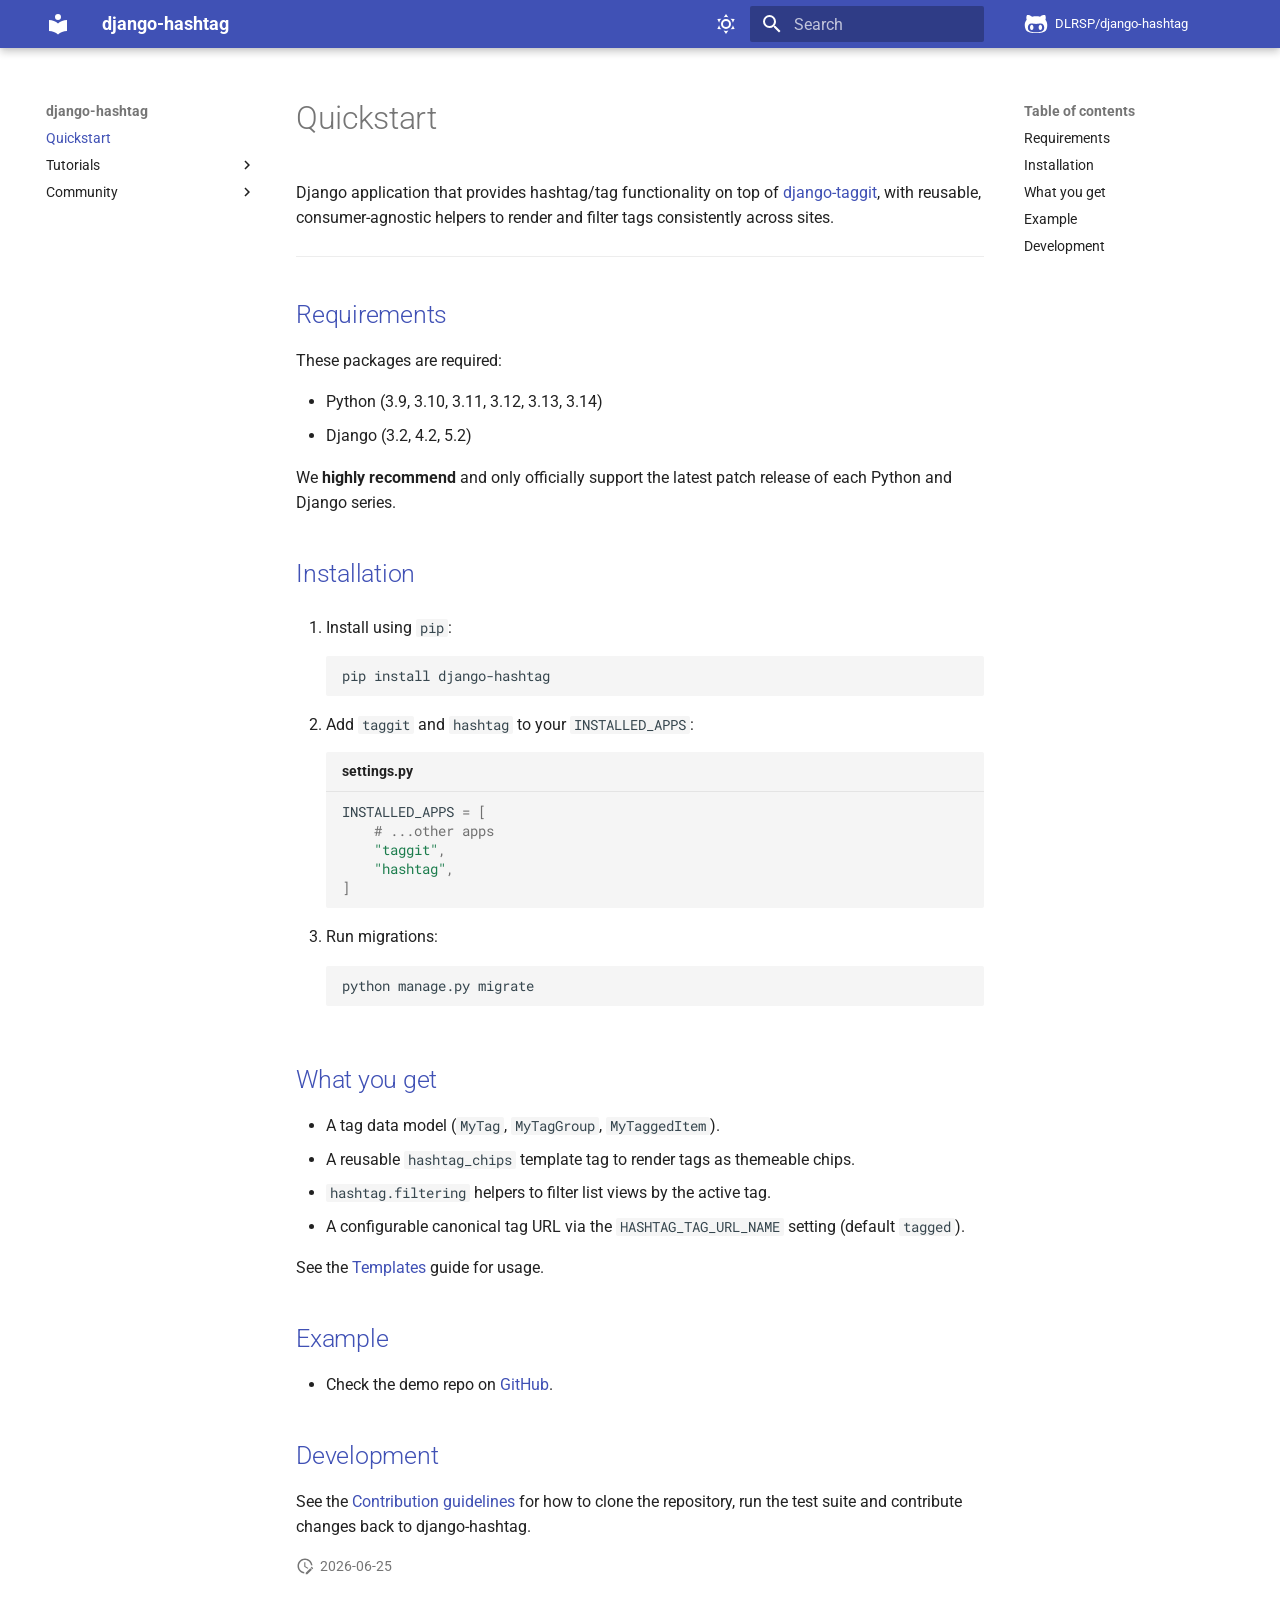
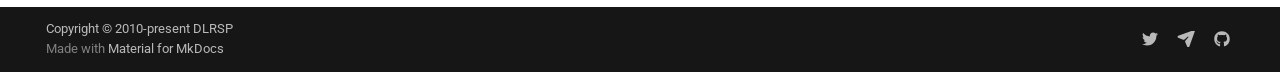
<file: index.html>
<!doctype html>
<html lang="en" class="no-js">
  <head>
    
      <meta charset="utf-8">
      <meta name="viewport" content="width=device-width,initial-scale=1">
      
        <meta name="description" content="Django application template repository.">
      
      
      
        <link rel="canonical" href="https://github.com/DLRSP/django-hashtag/">
      
      
      
        <link rel="next" href="tutorial/example/">
      
      
        
      
      
      <link rel="icon" href="assets/images/favicon.png">
      <meta name="generator" content="mkdocs-1.6.1, mkdocs-material-9.7.1">
    
    
      
        <title>django-hashtag</title>
      
    
    
      <link rel="stylesheet" href="assets/stylesheets/main.484c7ddc.min.css">
      
        
        <link rel="stylesheet" href="assets/stylesheets/palette.ab4e12ef.min.css">
      
      


    
    
      
    
    
      
        
        
        <link rel="preconnect" href="https://fonts.gstatic.com" crossorigin>
        <link rel="stylesheet" href="https://fonts.googleapis.com/css?family=Roboto:300,300i,400,400i,700,700i%7CRoboto+Mono:400,400i,700,700i&display=fallback">
        <style>:root{--md-text-font:"Roboto";--md-code-font:"Roboto Mono"}</style>
      
    
    
    <script>__md_scope=new URL(".",location),__md_hash=e=>[...e].reduce(((e,_)=>(e<<5)-e+_.charCodeAt(0)),0),__md_get=(e,_=localStorage,t=__md_scope)=>JSON.parse(_.getItem(t.pathname+"."+e)),__md_set=(e,_,t=localStorage,a=__md_scope)=>{try{t.setItem(a.pathname+"."+e,JSON.stringify(_))}catch(e){}}</script>
    
      
  


  
  

<script id="__analytics">function __md_analytics(){function e(){dataLayer.push(arguments)}window.dataLayer=window.dataLayer||[],e("js",new Date),e("config","G-XXXXXXX"),document.addEventListener("DOMContentLoaded",(function(){document.forms.search&&document.forms.search.query.addEventListener("blur",(function(){this.value&&e("event","search",{search_term:this.value})}));document$.subscribe((function(){var t=document.forms.feedback;if(void 0!==t)for(var a of t.querySelectorAll("[type=submit]"))a.addEventListener("click",(function(a){a.preventDefault();var n=document.location.pathname,d=this.getAttribute("data-md-value");e("event","feedback",{page:n,data:d}),t.firstElementChild.disabled=!0;var r=t.querySelector(".md-feedback__note [data-md-value='"+d+"']");r&&(r.hidden=!1)})),t.hidden=!1})),location$.subscribe((function(t){e("config","G-XXXXXXX",{page_path:t.pathname})}))}));var t=document.createElement("script");t.async=!0,t.src="https://www.googletagmanager.com/gtag/js?id=G-XXXXXXX",document.getElementById("__analytics").insertAdjacentElement("afterEnd",t)}</script>
  
    <script>"undefined"!=typeof __md_analytics&&__md_analytics()</script>
  

    
    
  </head>
  
  
    
    
      
    
    
    
    
    <body dir="ltr" data-md-color-scheme="default" data-md-color-primary="indigo" data-md-color-accent="indigo">
  
    
    <input class="md-toggle" data-md-toggle="drawer" type="checkbox" id="__drawer" autocomplete="off">
    <input class="md-toggle" data-md-toggle="search" type="checkbox" id="__search" autocomplete="off">
    <label class="md-overlay" for="__drawer"></label>
    <div data-md-component="skip">
      
        
        <a href="#requirements" class="md-skip">
          Skip to content
        </a>
      
    </div>
    <div data-md-component="announce">
      
    </div>
    
    
      

  

<header class="md-header md-header--shadow" data-md-component="header">
  <nav class="md-header__inner md-grid" aria-label="Header">
    <a href="." title="django-hashtag" class="md-header__button md-logo" aria-label="django-hashtag" data-md-component="logo">
      
  
  <svg xmlns="http://www.w3.org/2000/svg" viewBox="0 0 24 24"><path d="M12 8a3 3 0 0 0 3-3 3 3 0 0 0-3-3 3 3 0 0 0-3 3 3 3 0 0 0 3 3m0 3.54C9.64 9.35 6.5 8 3 8v11c3.5 0 6.64 1.35 9 3.54 2.36-2.19 5.5-3.54 9-3.54V8c-3.5 0-6.64 1.35-9 3.54"/></svg>

    </a>
    <label class="md-header__button md-icon" for="__drawer">
      
      <svg xmlns="http://www.w3.org/2000/svg" viewBox="0 0 24 24"><path d="M3 6h18v2H3zm0 5h18v2H3zm0 5h18v2H3z"/></svg>
    </label>
    <div class="md-header__title" data-md-component="header-title">
      <div class="md-header__ellipsis">
        <div class="md-header__topic">
          <span class="md-ellipsis">
            django-hashtag
          </span>
        </div>
        <div class="md-header__topic" data-md-component="header-topic">
          <span class="md-ellipsis">
            
              Quickstart
            
          </span>
        </div>
      </div>
    </div>
    
      
        <form class="md-header__option" data-md-component="palette">
  
    
    
    
    <input class="md-option" data-md-color-media="" data-md-color-scheme="default" data-md-color-primary="indigo" data-md-color-accent="indigo"  aria-label="Switch to dark mode"  type="radio" name="__palette" id="__palette_0">
    
      <label class="md-header__button md-icon" title="Switch to dark mode" for="__palette_1" hidden>
        <svg xmlns="http://www.w3.org/2000/svg" viewBox="0 0 24 24"><path d="M12 7a5 5 0 0 1 5 5 5 5 0 0 1-5 5 5 5 0 0 1-5-5 5 5 0 0 1 5-5m0 2a3 3 0 0 0-3 3 3 3 0 0 0 3 3 3 3 0 0 0 3-3 3 3 0 0 0-3-3m0-7 2.39 3.42C13.65 5.15 12.84 5 12 5s-1.65.15-2.39.42zM3.34 7l4.16-.35A7.2 7.2 0 0 0 5.94 8.5c-.44.74-.69 1.5-.83 2.29zm.02 10 1.76-3.77a7.131 7.131 0 0 0 2.38 4.14zM20.65 7l-1.77 3.79a7.02 7.02 0 0 0-2.38-4.15zm-.01 10-4.14.36c.59-.51 1.12-1.14 1.54-1.86.42-.73.69-1.5.83-2.29zM12 22l-2.41-3.44c.74.27 1.55.44 2.41.44.82 0 1.63-.17 2.37-.44z"/></svg>
      </label>
    
  
    
    
    
    <input class="md-option" data-md-color-media="" data-md-color-scheme="slate" data-md-color-primary="indigo" data-md-color-accent="indigo"  aria-label="Switch to light mode"  type="radio" name="__palette" id="__palette_1">
    
      <label class="md-header__button md-icon" title="Switch to light mode" for="__palette_0" hidden>
        <svg xmlns="http://www.w3.org/2000/svg" viewBox="0 0 24 24"><path d="m17.75 4.09-2.53 1.94.91 3.06-2.63-1.81-2.63 1.81.91-3.06-2.53-1.94L12.44 4l1.06-3 1.06 3zm3.5 6.91-1.64 1.25.59 1.98-1.7-1.17-1.7 1.17.59-1.98L15.75 11l2.06-.05L18.5 9l.69 1.95zm-2.28 4.95c.83-.08 1.72 1.1 1.19 1.85-.32.45-.66.87-1.08 1.27C15.17 23 8.84 23 4.94 19.07c-3.91-3.9-3.91-10.24 0-14.14.4-.4.82-.76 1.27-1.08.75-.53 1.93.36 1.85 1.19-.27 2.86.69 5.83 2.89 8.02a9.96 9.96 0 0 0 8.02 2.89m-1.64 2.02a12.08 12.08 0 0 1-7.8-3.47c-2.17-2.19-3.33-5-3.49-7.82-2.81 3.14-2.7 7.96.31 10.98 3.02 3.01 7.84 3.12 10.98.31"/></svg>
      </label>
    
  
</form>
      
    
    
      <script>var palette=__md_get("__palette");if(palette&&palette.color){if("(prefers-color-scheme)"===palette.color.media){var media=matchMedia("(prefers-color-scheme: light)"),input=document.querySelector(media.matches?"[data-md-color-media='(prefers-color-scheme: light)']":"[data-md-color-media='(prefers-color-scheme: dark)']");palette.color.media=input.getAttribute("data-md-color-media"),palette.color.scheme=input.getAttribute("data-md-color-scheme"),palette.color.primary=input.getAttribute("data-md-color-primary"),palette.color.accent=input.getAttribute("data-md-color-accent")}for(var[key,value]of Object.entries(palette.color))document.body.setAttribute("data-md-color-"+key,value)}</script>
    
    
    
      
      
        <label class="md-header__button md-icon" for="__search">
          
          <svg xmlns="http://www.w3.org/2000/svg" viewBox="0 0 24 24"><path d="M9.5 3A6.5 6.5 0 0 1 16 9.5c0 1.61-.59 3.09-1.56 4.23l.27.27h.79l5 5-1.5 1.5-5-5v-.79l-.27-.27A6.52 6.52 0 0 1 9.5 16 6.5 6.5 0 0 1 3 9.5 6.5 6.5 0 0 1 9.5 3m0 2C7 5 5 7 5 9.5S7 14 9.5 14 14 12 14 9.5 12 5 9.5 5"/></svg>
        </label>
        <div class="md-search" data-md-component="search" role="dialog">
  <label class="md-search__overlay" for="__search"></label>
  <div class="md-search__inner" role="search">
    <form class="md-search__form" name="search">
      <input type="text" class="md-search__input" name="query" aria-label="Search" placeholder="Search" autocapitalize="off" autocorrect="off" autocomplete="off" spellcheck="false" data-md-component="search-query" required>
      <label class="md-search__icon md-icon" for="__search">
        
        <svg xmlns="http://www.w3.org/2000/svg" viewBox="0 0 24 24"><path d="M9.5 3A6.5 6.5 0 0 1 16 9.5c0 1.61-.59 3.09-1.56 4.23l.27.27h.79l5 5-1.5 1.5-5-5v-.79l-.27-.27A6.52 6.52 0 0 1 9.5 16 6.5 6.5 0 0 1 3 9.5 6.5 6.5 0 0 1 9.5 3m0 2C7 5 5 7 5 9.5S7 14 9.5 14 14 12 14 9.5 12 5 9.5 5"/></svg>
        
        <svg xmlns="http://www.w3.org/2000/svg" viewBox="0 0 24 24"><path d="M20 11v2H8l5.5 5.5-1.42 1.42L4.16 12l7.92-7.92L13.5 5.5 8 11z"/></svg>
      </label>
      <nav class="md-search__options" aria-label="Search">
        
        <button type="reset" class="md-search__icon md-icon" title="Clear" aria-label="Clear" tabindex="-1">
          
          <svg xmlns="http://www.w3.org/2000/svg" viewBox="0 0 24 24"><path d="M19 6.41 17.59 5 12 10.59 6.41 5 5 6.41 10.59 12 5 17.59 6.41 19 12 13.41 17.59 19 19 17.59 13.41 12z"/></svg>
        </button>
      </nav>
      
        <div class="md-search__suggest" data-md-component="search-suggest"></div>
      
    </form>
    <div class="md-search__output">
      <div class="md-search__scrollwrap" tabindex="0" data-md-scrollfix>
        <div class="md-search-result" data-md-component="search-result">
          <div class="md-search-result__meta">
            Initializing search
          </div>
          <ol class="md-search-result__list" role="presentation"></ol>
        </div>
      </div>
    </div>
  </div>
</div>
      
    
    
      <div class="md-header__source">
        <a href="https://github.com/DLRSP/django-hashtag/" title="Go to repository" class="md-source" data-md-component="source">
  <div class="md-source__icon md-icon">
    
    <svg xmlns="http://www.w3.org/2000/svg" viewBox="0 0 512 512"><!--! Font Awesome Free 7.1.0 by @fontawesome - https://fontawesome.com License - https://fontawesome.com/license/free (Icons: CC BY 4.0, Fonts: SIL OFL 1.1, Code: MIT License) Copyright 2025 Fonticons, Inc.--><path d="M202.1 328.7c0 20.9-10.9 55.1-36.7 55.1s-36.7-34.2-36.7-55.1 10.9-55.1 36.7-55.1 36.7 34.2 36.7 55.1M496 278.2c0 31.9-3.2 65.7-17.5 95-37.9 76.6-142.1 74.8-216.7 74.8-75.8 0-186.2 2.7-225.6-74.8-14.6-29-20.2-63.1-20.2-95 0-41.9 13.9-81.5 41.5-113.6-5.2-15.8-7.7-32.4-7.7-48.8 0-21.5 4.9-32.3 14.6-51.8 45.3 0 74.3 9 108.8 36 29-6.9 58.8-10 88.7-10 27 0 54.2 2.9 80.4 9.2 34-26.7 63-35.2 107.8-35.2 9.8 19.5 14.6 30.3 14.6 51.8 0 16.4-2.6 32.7-7.7 48.2 27.5 32.4 39 72.3 39 114.2m-64.3 50.5c0-43.9-26.7-82.6-73.5-82.6-18.9 0-37 3.4-56 6-14.9 2.3-29.8 3.2-45.1 3.2-15.2 0-30.1-.9-45.1-3.2-18.7-2.6-37-6-56-6-46.8 0-73.5 38.7-73.5 82.6 0 87.8 80.4 101.3 150.4 101.3h48.2c70.3 0 150.6-13.4 150.6-101.3m-82.6-55.1c-25.8 0-36.7 34.2-36.7 55.1s10.9 55.1 36.7 55.1 36.7-34.2 36.7-55.1-10.9-55.1-36.7-55.1"/></svg>
  </div>
  <div class="md-source__repository">
    DLRSP/django-hashtag
  </div>
</a>
      </div>
    
  </nav>
  
</header>
    
    <div class="md-container" data-md-component="container">
      
      
        
          
        
      
      <main class="md-main" data-md-component="main">
        <div class="md-main__inner md-grid">
          
            
              
              <div class="md-sidebar md-sidebar--primary" data-md-component="sidebar" data-md-type="navigation" >
                <div class="md-sidebar__scrollwrap">
                  <div class="md-sidebar__inner">
                    



<nav class="md-nav md-nav--primary" aria-label="Navigation" data-md-level="0">
  <label class="md-nav__title" for="__drawer">
    <a href="." title="django-hashtag" class="md-nav__button md-logo" aria-label="django-hashtag" data-md-component="logo">
      
  
  <svg xmlns="http://www.w3.org/2000/svg" viewBox="0 0 24 24"><path d="M12 8a3 3 0 0 0 3-3 3 3 0 0 0-3-3 3 3 0 0 0-3 3 3 3 0 0 0 3 3m0 3.54C9.64 9.35 6.5 8 3 8v11c3.5 0 6.64 1.35 9 3.54 2.36-2.19 5.5-3.54 9-3.54V8c-3.5 0-6.64 1.35-9 3.54"/></svg>

    </a>
    django-hashtag
  </label>
  
    <div class="md-nav__source">
      <a href="https://github.com/DLRSP/django-hashtag/" title="Go to repository" class="md-source" data-md-component="source">
  <div class="md-source__icon md-icon">
    
    <svg xmlns="http://www.w3.org/2000/svg" viewBox="0 0 512 512"><!--! Font Awesome Free 7.1.0 by @fontawesome - https://fontawesome.com License - https://fontawesome.com/license/free (Icons: CC BY 4.0, Fonts: SIL OFL 1.1, Code: MIT License) Copyright 2025 Fonticons, Inc.--><path d="M202.1 328.7c0 20.9-10.9 55.1-36.7 55.1s-36.7-34.2-36.7-55.1 10.9-55.1 36.7-55.1 36.7 34.2 36.7 55.1M496 278.2c0 31.9-3.2 65.7-17.5 95-37.9 76.6-142.1 74.8-216.7 74.8-75.8 0-186.2 2.7-225.6-74.8-14.6-29-20.2-63.1-20.2-95 0-41.9 13.9-81.5 41.5-113.6-5.2-15.8-7.7-32.4-7.7-48.8 0-21.5 4.9-32.3 14.6-51.8 45.3 0 74.3 9 108.8 36 29-6.9 58.8-10 88.7-10 27 0 54.2 2.9 80.4 9.2 34-26.7 63-35.2 107.8-35.2 9.8 19.5 14.6 30.3 14.6 51.8 0 16.4-2.6 32.7-7.7 48.2 27.5 32.4 39 72.3 39 114.2m-64.3 50.5c0-43.9-26.7-82.6-73.5-82.6-18.9 0-37 3.4-56 6-14.9 2.3-29.8 3.2-45.1 3.2-15.2 0-30.1-.9-45.1-3.2-18.7-2.6-37-6-56-6-46.8 0-73.5 38.7-73.5 82.6 0 87.8 80.4 101.3 150.4 101.3h48.2c70.3 0 150.6-13.4 150.6-101.3m-82.6-55.1c-25.8 0-36.7 34.2-36.7 55.1s10.9 55.1 36.7 55.1 36.7-34.2 36.7-55.1-10.9-55.1-36.7-55.1"/></svg>
  </div>
  <div class="md-source__repository">
    DLRSP/django-hashtag
  </div>
</a>
    </div>
  
  <ul class="md-nav__list" data-md-scrollfix>
    
      
      
  
  
    
  
  
  
    <li class="md-nav__item md-nav__item--active">
      
      <input class="md-nav__toggle md-toggle" type="checkbox" id="__toc">
      
      
      
        <label class="md-nav__link md-nav__link--active" for="__toc">
          
  
  
  <span class="md-ellipsis">
    
  
    Quickstart
  

    
  </span>
  
  

          <span class="md-nav__icon md-icon"></span>
        </label>
      
      <a href="." class="md-nav__link md-nav__link--active">
        
  
  
  <span class="md-ellipsis">
    
  
    Quickstart
  

    
  </span>
  
  

      </a>
      
        

<nav class="md-nav md-nav--secondary" aria-label="Table of contents">
  
  
  
  
    <label class="md-nav__title" for="__toc">
      <span class="md-nav__icon md-icon"></span>
      Table of contents
    </label>
    <ul class="md-nav__list" data-md-component="toc" data-md-scrollfix>
      
        <li class="md-nav__item">
  <a href="#requirements" class="md-nav__link">
    <span class="md-ellipsis">
      
        Requirements
      
    </span>
  </a>
  
</li>
      
        <li class="md-nav__item">
  <a href="#installation" class="md-nav__link">
    <span class="md-ellipsis">
      
        Installation
      
    </span>
  </a>
  
</li>
      
        <li class="md-nav__item">
  <a href="#what-you-get" class="md-nav__link">
    <span class="md-ellipsis">
      
        What you get
      
    </span>
  </a>
  
</li>
      
        <li class="md-nav__item">
  <a href="#example" class="md-nav__link">
    <span class="md-ellipsis">
      
        Example
      
    </span>
  </a>
  
</li>
      
        <li class="md-nav__item">
  <a href="#development" class="md-nav__link">
    <span class="md-ellipsis">
      
        Development
      
    </span>
  </a>
  
</li>
      
    </ul>
  
</nav>
      
    </li>
  

    
      
      
  
  
  
  
    
    
    
    
    
    <li class="md-nav__item md-nav__item--nested">
      
        
        
        <input class="md-nav__toggle md-toggle " type="checkbox" id="__nav_2" >
        
          
          <label class="md-nav__link" for="__nav_2" id="__nav_2_label" tabindex="0">
            
  
  
  <span class="md-ellipsis">
    
  
    Tutorials
  

    
  </span>
  
  

            <span class="md-nav__icon md-icon"></span>
          </label>
        
        <nav class="md-nav" data-md-level="1" aria-labelledby="__nav_2_label" aria-expanded="false">
          <label class="md-nav__title" for="__nav_2">
            <span class="md-nav__icon md-icon"></span>
            
  
    Tutorials
  

          </label>
          <ul class="md-nav__list" data-md-scrollfix>
            
              
                
  
  
  
  
    <li class="md-nav__item">
      <a href="tutorial/example/" class="md-nav__link">
        
  
  
  <span class="md-ellipsis">
    
  
    Example
  

    
  </span>
  
  

      </a>
    </li>
  

              
            
              
                
  
  
  
  
    
    
    
    
    
    <li class="md-nav__item md-nav__item--nested">
      
        
        
        <input class="md-nav__toggle md-toggle " type="checkbox" id="__nav_2_2" >
        
          
          <label class="md-nav__link" for="__nav_2_2" id="__nav_2_2_label" tabindex="0">
            
  
  
  <span class="md-ellipsis">
    
  
    Customize
  

    
  </span>
  
  

            <span class="md-nav__icon md-icon"></span>
          </label>
        
        <nav class="md-nav" data-md-level="2" aria-labelledby="__nav_2_2_label" aria-expanded="false">
          <label class="md-nav__title" for="__nav_2_2">
            <span class="md-nav__icon md-icon"></span>
            
  
    Customize
  

          </label>
          <ul class="md-nav__list" data-md-scrollfix>
            
              
                
  
  
  
  
    <li class="md-nav__item">
      <a href="tutorial/templates/" class="md-nav__link">
        
  
  
  <span class="md-ellipsis">
    
  
    Templates
  

    
  </span>
  
  

      </a>
    </li>
  

              
            
              
                
  
  
  
  
    <li class="md-nav__item">
      <a href="tutorial/images/" class="md-nav__link">
        
  
  
  <span class="md-ellipsis">
    
  
    Images
  

    
  </span>
  
  

      </a>
    </li>
  

              
            
          </ul>
        </nav>
      
    </li>
  

              
            
          </ul>
        </nav>
      
    </li>
  

    
      
      
  
  
  
  
    
    
    
    
    
    <li class="md-nav__item md-nav__item--nested">
      
        
        
        <input class="md-nav__toggle md-toggle " type="checkbox" id="__nav_3" >
        
          
          <label class="md-nav__link" for="__nav_3" id="__nav_3_label" tabindex="0">
            
  
  
  <span class="md-ellipsis">
    
  
    Community
  

    
  </span>
  
  

            <span class="md-nav__icon md-icon"></span>
          </label>
        
        <nav class="md-nav" data-md-level="1" aria-labelledby="__nav_3_label" aria-expanded="false">
          <label class="md-nav__title" for="__nav_3">
            <span class="md-nav__icon md-icon"></span>
            
  
    Community
  

          </label>
          <ul class="md-nav__list" data-md-scrollfix>
            
              
                
  
  
  
  
    <li class="md-nav__item">
      <a href="community/references/" class="md-nav__link">
        
  
  
  <span class="md-ellipsis">
    
  
    References
  

    
  </span>
  
  

      </a>
    </li>
  

              
            
              
                
  
  
  
  
    <li class="md-nav__item">
      <a href="community/contributing/" class="md-nav__link">
        
  
  
  <span class="md-ellipsis">
    
  
    Contributing
  

    
  </span>
  
  

      </a>
    </li>
  

              
            
              
                
  
  
  
  
    <li class="md-nav__item">
      <a href="community/third-party-packages/" class="md-nav__link">
        
  
  
  <span class="md-ellipsis">
    
  
    Third-Party-Packages
  

    
  </span>
  
  

      </a>
    </li>
  

              
            
          </ul>
        </nav>
      
    </li>
  

    
  </ul>
</nav>
                  </div>
                </div>
              </div>
            
            
              
              <div class="md-sidebar md-sidebar--secondary" data-md-component="sidebar" data-md-type="toc" >
                <div class="md-sidebar__scrollwrap">
                  <div class="md-sidebar__inner">
                    

<nav class="md-nav md-nav--secondary" aria-label="Table of contents">
  
  
  
  
    <label class="md-nav__title" for="__toc">
      <span class="md-nav__icon md-icon"></span>
      Table of contents
    </label>
    <ul class="md-nav__list" data-md-component="toc" data-md-scrollfix>
      
        <li class="md-nav__item">
  <a href="#requirements" class="md-nav__link">
    <span class="md-ellipsis">
      
        Requirements
      
    </span>
  </a>
  
</li>
      
        <li class="md-nav__item">
  <a href="#installation" class="md-nav__link">
    <span class="md-ellipsis">
      
        Installation
      
    </span>
  </a>
  
</li>
      
        <li class="md-nav__item">
  <a href="#what-you-get" class="md-nav__link">
    <span class="md-ellipsis">
      
        What you get
      
    </span>
  </a>
  
</li>
      
        <li class="md-nav__item">
  <a href="#example" class="md-nav__link">
    <span class="md-ellipsis">
      
        Example
      
    </span>
  </a>
  
</li>
      
        <li class="md-nav__item">
  <a href="#development" class="md-nav__link">
    <span class="md-ellipsis">
      
        Development
      
    </span>
  </a>
  
</li>
      
    </ul>
  
</nav>
                  </div>
                </div>
              </div>
            
          
          
            <div class="md-content" data-md-component="content">
              
              <article class="md-content__inner md-typeset">
                
                  


  
  


  <h1>Quickstart</h1>

<p>Django application that provides hashtag/tag functionality on top of
<a href="https://github.com/jazzband/django-taggit">django-taggit</a>, with reusable,
consumer-agnostic helpers to render and filter tags consistently across sites.</p>
<hr />
<h2 id="requirements"><a class="toclink" href="#requirements">Requirements</a></h2>
<p>These packages are required:</p>
<ul>
<li>Python (3.9, 3.10, 3.11, 3.12, 3.13, 3.14)</li>
<li>Django (3.2, 4.2, 5.2)</li>
</ul>
<p>We <strong>highly recommend</strong> and only officially support the latest patch release of
each Python and Django series.</p>
<h2 id="installation"><a class="toclink" href="#installation">Installation</a></h2>
<ol>
<li>
<p>Install using <code>pip</code>:</p>
<div class="highlight"><pre><span></span><code>pip<span class="w"> </span>install<span class="w"> </span>django-hashtag
</code></pre></div>
</li>
<li>
<p>Add <code>taggit</code> and <code>hashtag</code> to your <code>INSTALLED_APPS</code>:</p>
<div class="highlight"><span class="filename">settings.py</span><pre><span></span><code><span class="n">INSTALLED_APPS</span> <span class="o">=</span> <span class="p">[</span>
    <span class="c1"># ...other apps</span>
    <span class="s2">&quot;taggit&quot;</span><span class="p">,</span>
    <span class="s2">&quot;hashtag&quot;</span><span class="p">,</span>
<span class="p">]</span>
</code></pre></div>
</li>
<li>
<p>Run migrations:</p>
<div class="highlight"><pre><span></span><code>python<span class="w"> </span>manage.py<span class="w"> </span>migrate
</code></pre></div>
</li>
</ol>
<h2 id="what-you-get"><a class="toclink" href="#what-you-get">What you get</a></h2>
<ul>
<li>A tag data model (<code>MyTag</code>, <code>MyTagGroup</code>, <code>MyTaggedItem</code>).</li>
<li>A reusable <code>hashtag_chips</code> template tag to render tags as themeable chips.</li>
<li><code>hashtag.filtering</code> helpers to filter list views by the active tag.</li>
<li>A configurable canonical tag URL via the <code>HASHTAG_TAG_URL_NAME</code> setting (default <code>tagged</code>).</li>
</ul>
<p>See the <a href="tutorial/templates/">Templates</a> guide for usage.</p>
<h2 id="example"><a class="toclink" href="#example">Example</a></h2>
<ul>
<li>Check the demo repo on <a href="https://github.com/DLRSP/example/tree/django-hashtag">GitHub</a>.</li>
</ul>
<h2 id="development"><a class="toclink" href="#development">Development</a></h2>
<p>See the <a href="community/contributing/">Contribution guidelines</a> for how to clone
the repository, run the test suite and contribute changes back to
django-hashtag.</p>







  
    
  
  


  <aside class="md-source-file">
    
      
  <span class="md-source-file__fact">
    <span class="md-icon" title="Last update">
      <svg xmlns="http://www.w3.org/2000/svg" viewBox="0 0 24 24"><path d="M21 13.1c-.1 0-.3.1-.4.2l-1 1 2.1 2.1 1-1c.2-.2.2-.6 0-.8l-1.3-1.3c-.1-.1-.2-.2-.4-.2m-1.9 1.8-6.1 6V23h2.1l6.1-6.1zM12.5 7v5.2l4 2.4-1 1L11 13V7zM11 21.9c-5.1-.5-9-4.8-9-9.9C2 6.5 6.5 2 12 2c5.3 0 9.6 4.1 10 9.3-.3-.1-.6-.2-1-.2s-.7.1-1 .2C19.6 7.2 16.2 4 12 4c-4.4 0-8 3.6-8 8 0 4.1 3.1 7.5 7.1 7.9l-.1.2z"/></svg>
    </span>
    2026-06-25
  </span>

    
    
    
    
  </aside>


  




                
              </article>
            </div>
          
          
  <script>var tabs=__md_get("__tabs");if(Array.isArray(tabs))e:for(var set of document.querySelectorAll(".tabbed-set")){var labels=set.querySelector(".tabbed-labels");for(var tab of tabs)for(var label of labels.getElementsByTagName("label"))if(label.innerText.trim()===tab){var input=document.getElementById(label.htmlFor);input.checked=!0;continue e}}</script>

<script>var target=document.getElementById(location.hash.slice(1));target&&target.name&&(target.checked=target.name.startsWith("__tabbed_"))</script>
        </div>
        
          <button type="button" class="md-top md-icon" data-md-component="top" hidden>
  
  <svg xmlns="http://www.w3.org/2000/svg" viewBox="0 0 24 24"><path d="M13 20h-2V8l-5.5 5.5-1.42-1.42L12 4.16l7.92 7.92-1.42 1.42L13 8z"/></svg>
  Back to top
</button>
        
      </main>
      
        <footer class="md-footer">
  
  <div class="md-footer-meta md-typeset">
    <div class="md-footer-meta__inner md-grid">
      <div class="md-copyright">
  
    <div class="md-copyright__highlight">
      Copyright &copy; 2010-present DLRSP
    </div>
  
  
    Made with
    <a href="https://squidfunk.github.io/mkdocs-material/" target="_blank" rel="noopener">
      Material for MkDocs
    </a>
  
</div>
      
        
<div class="md-social">
  
    
    
    
    
    <a href="https://twitter.com/DlrspTwits" target="_blank" rel="noopener" title="DLRSP on Twitter" class="md-social__link">
      <svg xmlns="http://www.w3.org/2000/svg" viewBox="0 0 512 512"><!--! Font Awesome Free 7.1.0 by @fontawesome - https://fontawesome.com License - https://fontawesome.com/license/free (Icons: CC BY 4.0, Fonts: SIL OFL 1.1, Code: MIT License) Copyright 2025 Fonticons, Inc.--><path d="M459.4 151.7c.3 4.5.3 9.1.3 13.6 0 138.7-105.6 298.6-298.6 298.6-59.5 0-114.7-17.2-161.1-47.1 8.4 1 16.6 1.3 25.3 1.3 49.1 0 94.2-16.6 130.3-44.8-46.1-1-84.8-31.2-98.1-72.8 6.5 1 13 1.6 19.8 1.6 9.4 0 18.8-1.3 27.6-3.6-48.1-9.7-84.1-52-84.1-103v-1.3c14 7.8 30.2 12.7 47.4 13.3-28.3-18.8-46.8-51-46.8-87.4 0-19.5 5.2-37.4 14.3-53C87.4 130.8 165 172.4 252.1 176.9c-1.6-7.8-2.6-15.9-2.6-24C249.5 95.1 296.3 48 354.4 48c30.2 0 57.5 12.7 76.7 33.1 23.7-4.5 46.5-13.3 66.6-25.3-7.8 24.4-24.4 44.8-46.1 57.8 21.1-2.3 41.6-8.1 60.4-16.2-14.3 20.8-32.2 39.3-52.6 54.3"/></svg>
    </a>
  
    
    
    
    
    <a href="mailto:dlrsp.dev@gmail.com" target="_blank" rel="noopener" title="" class="md-social__link">
      <svg xmlns="http://www.w3.org/2000/svg" viewBox="0 0 576 512"><!--! Font Awesome Free 7.1.0 by @fontawesome - https://fontawesome.com License - https://fontawesome.com/license/free (Icons: CC BY 4.0, Fonts: SIL OFL 1.1, Code: MIT License) Copyright 2025 Fonticons, Inc.--><path d="M536.4-26.3c9.8-3.5 20.6-1 28 6.3s9.8 18.2 6.3 28l-178 496.9c-5 13.9-18.1 23.1-32.8 23.1-14.2 0-27-8.6-32.3-21.7l-64.2-158c-4.5-11-2.5-23.6 5.2-32.6l94.5-112.4c5.1-6.1 4.7-15-.9-20.6s-14.6-6-20.6-.9l-112.4 94.3c-9.1 7.6-21.6 9.6-32.6 5.2L38.1 216.8c-13.1-5.3-21.7-18.1-21.7-32.3 0-14.7 9.2-27.8 23.1-32.8z"/></svg>
    </a>
  
    
    
    
    
      
      
    
    <a href="https://github.com/DLRSP" target="_blank" rel="noopener" title="github.com" class="md-social__link">
      <svg xmlns="http://www.w3.org/2000/svg" viewBox="0 0 512 512"><!--! Font Awesome Free 7.1.0 by @fontawesome - https://fontawesome.com License - https://fontawesome.com/license/free (Icons: CC BY 4.0, Fonts: SIL OFL 1.1, Code: MIT License) Copyright 2025 Fonticons, Inc.--><path d="M173.9 397.4c0 2-2.3 3.6-5.2 3.6-3.3.3-5.6-1.3-5.6-3.6 0-2 2.3-3.6 5.2-3.6 3-.3 5.6 1.3 5.6 3.6m-31.1-4.5c-.7 2 1.3 4.3 4.3 4.9 2.6 1 5.6 0 6.2-2s-1.3-4.3-4.3-5.2c-2.6-.7-5.5.3-6.2 2.3m44.2-1.7c-2.9.7-4.9 2.6-4.6 4.9.3 2 2.9 3.3 5.9 2.6 2.9-.7 4.9-2.6 4.6-4.6-.3-1.9-3-3.2-5.9-2.9M252.8 8C114.1 8 8 113.3 8 252c0 110.9 69.8 205.8 169.5 239.2 12.8 2.3 17.3-5.6 17.3-12.1 0-6.2-.3-40.4-.3-61.4 0 0-70 15-84.7-29.8 0 0-11.4-29.1-27.8-36.6 0 0-22.9-15.7 1.6-15.4 0 0 24.9 2 38.6 25.8 21.9 38.6 58.6 27.5 72.9 20.9 2.3-16 8.8-27.1 16-33.7-55.9-6.2-112.3-14.3-112.3-110.5 0-27.5 7.6-41.3 23.6-58.9-2.6-6.5-11.1-33.3 2.6-67.9 20.9-6.5 69 27 69 27 20-5.6 41.5-8.5 62.8-8.5s42.8 2.9 62.8 8.5c0 0 48.1-33.6 69-27 13.7 34.7 5.2 61.4 2.6 67.9 16 17.7 25.8 31.5 25.8 58.9 0 96.5-58.9 104.2-114.8 110.5 9.2 7.9 17 22.9 17 46.4 0 33.7-.3 75.4-.3 83.6 0 6.5 4.6 14.4 17.3 12.1C436.2 457.8 504 362.9 504 252 504 113.3 391.5 8 252.8 8M105.2 352.9c-1.3 1-1 3.3.7 5.2 1.6 1.6 3.9 2.3 5.2 1 1.3-1 1-3.3-.7-5.2-1.6-1.6-3.9-2.3-5.2-1m-10.8-8.1c-.7 1.3.3 2.9 2.3 3.9 1.6 1 3.6.7 4.3-.7.7-1.3-.3-2.9-2.3-3.9-2-.6-3.6-.3-4.3.7m32.4 35.6c-1.6 1.3-1 4.3 1.3 6.2 2.3 2.3 5.2 2.6 6.5 1 1.3-1.3.7-4.3-1.3-6.2-2.2-2.3-5.2-2.6-6.5-1m-11.4-14.7c-1.6 1-1.6 3.6 0 5.9s4.3 3.3 5.6 2.3c1.6-1.3 1.6-3.9 0-6.2-1.4-2.3-4-3.3-5.6-2"/></svg>
    </a>
  
</div>
      
    </div>
  </div>
</footer>
      
    </div>
    <div class="md-dialog" data-md-component="dialog">
      <div class="md-dialog__inner md-typeset"></div>
    </div>
    
    
    
      
      
      <script id="__config" type="application/json">{"annotate": null, "base": ".", "features": ["navigation.instant", "navigation.top", "content.code.annotate", "content.tabs.link", "search.suggest", "search.highlight"], "search": "assets/javascripts/workers/search.2c215733.min.js", "tags": null, "translations": {"clipboard.copied": "Copied to clipboard", "clipboard.copy": "Copy to clipboard", "search.result.more.one": "1 more on this page", "search.result.more.other": "# more on this page", "search.result.none": "No matching documents", "search.result.one": "1 matching document", "search.result.other": "# matching documents", "search.result.placeholder": "Type to start searching", "search.result.term.missing": "Missing", "select.version": "Select version"}, "version": null}</script>
    
    
      <script src="assets/javascripts/bundle.79ae519e.min.js"></script>
      
    
  </body>
</html>
</file>
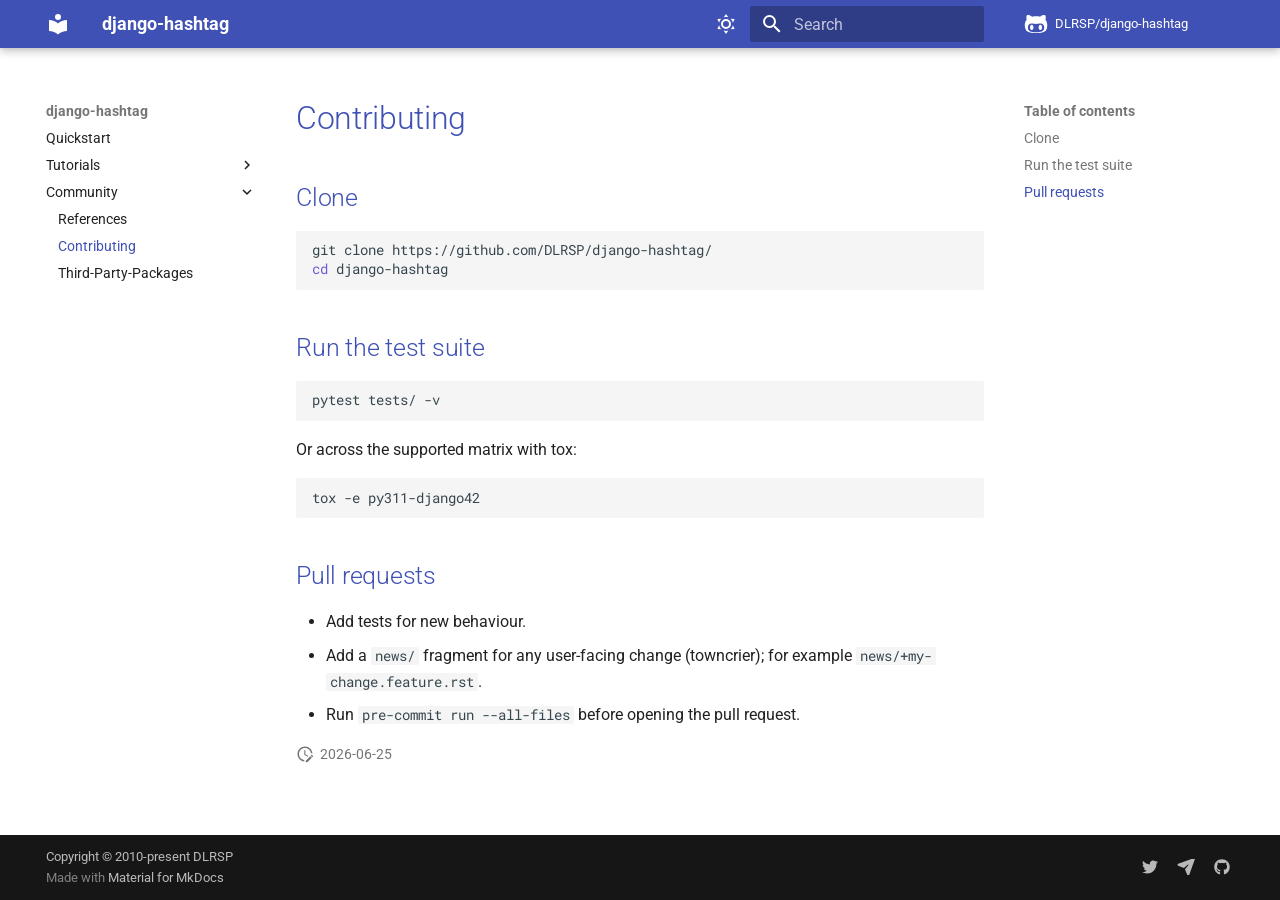
<file: community/contributing/index.html>
<!doctype html>
<html lang="en" class="no-js">
  <head>
    
      <meta charset="utf-8">
      <meta name="viewport" content="width=device-width,initial-scale=1">
      
        <meta name="description" content="Django application template repository.">
      
      
      
        <link rel="canonical" href="https://github.com/DLRSP/django-hashtag/community/contributing/">
      
      
        <link rel="prev" href="../references/">
      
      
        <link rel="next" href="../third-party-packages/">
      
      
        
      
      
      <link rel="icon" href="../../assets/images/favicon.png">
      <meta name="generator" content="mkdocs-1.6.1, mkdocs-material-9.7.1">
    
    
      
        <title>Contributing - django-hashtag</title>
      
    
    
      <link rel="stylesheet" href="../../assets/stylesheets/main.484c7ddc.min.css">
      
        
        <link rel="stylesheet" href="../../assets/stylesheets/palette.ab4e12ef.min.css">
      
      


    
    
      
    
    
      
        
        
        <link rel="preconnect" href="https://fonts.gstatic.com" crossorigin>
        <link rel="stylesheet" href="https://fonts.googleapis.com/css?family=Roboto:300,300i,400,400i,700,700i%7CRoboto+Mono:400,400i,700,700i&display=fallback">
        <style>:root{--md-text-font:"Roboto";--md-code-font:"Roboto Mono"}</style>
      
    
    
    <script>__md_scope=new URL("../..",location),__md_hash=e=>[...e].reduce(((e,_)=>(e<<5)-e+_.charCodeAt(0)),0),__md_get=(e,_=localStorage,t=__md_scope)=>JSON.parse(_.getItem(t.pathname+"."+e)),__md_set=(e,_,t=localStorage,a=__md_scope)=>{try{t.setItem(a.pathname+"."+e,JSON.stringify(_))}catch(e){}}</script>
    
      
  


  
  

<script id="__analytics">function __md_analytics(){function e(){dataLayer.push(arguments)}window.dataLayer=window.dataLayer||[],e("js",new Date),e("config","G-XXXXXXX"),document.addEventListener("DOMContentLoaded",(function(){document.forms.search&&document.forms.search.query.addEventListener("blur",(function(){this.value&&e("event","search",{search_term:this.value})}));document$.subscribe((function(){var t=document.forms.feedback;if(void 0!==t)for(var a of t.querySelectorAll("[type=submit]"))a.addEventListener("click",(function(a){a.preventDefault();var n=document.location.pathname,d=this.getAttribute("data-md-value");e("event","feedback",{page:n,data:d}),t.firstElementChild.disabled=!0;var r=t.querySelector(".md-feedback__note [data-md-value='"+d+"']");r&&(r.hidden=!1)})),t.hidden=!1})),location$.subscribe((function(t){e("config","G-XXXXXXX",{page_path:t.pathname})}))}));var t=document.createElement("script");t.async=!0,t.src="https://www.googletagmanager.com/gtag/js?id=G-XXXXXXX",document.getElementById("__analytics").insertAdjacentElement("afterEnd",t)}</script>
  
    <script>"undefined"!=typeof __md_analytics&&__md_analytics()</script>
  

    
    
  </head>
  
  
    
    
      
    
    
    
    
    <body dir="ltr" data-md-color-scheme="default" data-md-color-primary="indigo" data-md-color-accent="indigo">
  
    
    <input class="md-toggle" data-md-toggle="drawer" type="checkbox" id="__drawer" autocomplete="off">
    <input class="md-toggle" data-md-toggle="search" type="checkbox" id="__search" autocomplete="off">
    <label class="md-overlay" for="__drawer"></label>
    <div data-md-component="skip">
      
        
        <a href="#contributing" class="md-skip">
          Skip to content
        </a>
      
    </div>
    <div data-md-component="announce">
      
    </div>
    
    
      

  

<header class="md-header md-header--shadow" data-md-component="header">
  <nav class="md-header__inner md-grid" aria-label="Header">
    <a href="../.." title="django-hashtag" class="md-header__button md-logo" aria-label="django-hashtag" data-md-component="logo">
      
  
  <svg xmlns="http://www.w3.org/2000/svg" viewBox="0 0 24 24"><path d="M12 8a3 3 0 0 0 3-3 3 3 0 0 0-3-3 3 3 0 0 0-3 3 3 3 0 0 0 3 3m0 3.54C9.64 9.35 6.5 8 3 8v11c3.5 0 6.64 1.35 9 3.54 2.36-2.19 5.5-3.54 9-3.54V8c-3.5 0-6.64 1.35-9 3.54"/></svg>

    </a>
    <label class="md-header__button md-icon" for="__drawer">
      
      <svg xmlns="http://www.w3.org/2000/svg" viewBox="0 0 24 24"><path d="M3 6h18v2H3zm0 5h18v2H3zm0 5h18v2H3z"/></svg>
    </label>
    <div class="md-header__title" data-md-component="header-title">
      <div class="md-header__ellipsis">
        <div class="md-header__topic">
          <span class="md-ellipsis">
            django-hashtag
          </span>
        </div>
        <div class="md-header__topic" data-md-component="header-topic">
          <span class="md-ellipsis">
            
              Contributing
            
          </span>
        </div>
      </div>
    </div>
    
      
        <form class="md-header__option" data-md-component="palette">
  
    
    
    
    <input class="md-option" data-md-color-media="" data-md-color-scheme="default" data-md-color-primary="indigo" data-md-color-accent="indigo"  aria-label="Switch to dark mode"  type="radio" name="__palette" id="__palette_0">
    
      <label class="md-header__button md-icon" title="Switch to dark mode" for="__palette_1" hidden>
        <svg xmlns="http://www.w3.org/2000/svg" viewBox="0 0 24 24"><path d="M12 7a5 5 0 0 1 5 5 5 5 0 0 1-5 5 5 5 0 0 1-5-5 5 5 0 0 1 5-5m0 2a3 3 0 0 0-3 3 3 3 0 0 0 3 3 3 3 0 0 0 3-3 3 3 0 0 0-3-3m0-7 2.39 3.42C13.65 5.15 12.84 5 12 5s-1.65.15-2.39.42zM3.34 7l4.16-.35A7.2 7.2 0 0 0 5.94 8.5c-.44.74-.69 1.5-.83 2.29zm.02 10 1.76-3.77a7.131 7.131 0 0 0 2.38 4.14zM20.65 7l-1.77 3.79a7.02 7.02 0 0 0-2.38-4.15zm-.01 10-4.14.36c.59-.51 1.12-1.14 1.54-1.86.42-.73.69-1.5.83-2.29zM12 22l-2.41-3.44c.74.27 1.55.44 2.41.44.82 0 1.63-.17 2.37-.44z"/></svg>
      </label>
    
  
    
    
    
    <input class="md-option" data-md-color-media="" data-md-color-scheme="slate" data-md-color-primary="indigo" data-md-color-accent="indigo"  aria-label="Switch to light mode"  type="radio" name="__palette" id="__palette_1">
    
      <label class="md-header__button md-icon" title="Switch to light mode" for="__palette_0" hidden>
        <svg xmlns="http://www.w3.org/2000/svg" viewBox="0 0 24 24"><path d="m17.75 4.09-2.53 1.94.91 3.06-2.63-1.81-2.63 1.81.91-3.06-2.53-1.94L12.44 4l1.06-3 1.06 3zm3.5 6.91-1.64 1.25.59 1.98-1.7-1.17-1.7 1.17.59-1.98L15.75 11l2.06-.05L18.5 9l.69 1.95zm-2.28 4.95c.83-.08 1.72 1.1 1.19 1.85-.32.45-.66.87-1.08 1.27C15.17 23 8.84 23 4.94 19.07c-3.91-3.9-3.91-10.24 0-14.14.4-.4.82-.76 1.27-1.08.75-.53 1.93.36 1.85 1.19-.27 2.86.69 5.83 2.89 8.02a9.96 9.96 0 0 0 8.02 2.89m-1.64 2.02a12.08 12.08 0 0 1-7.8-3.47c-2.17-2.19-3.33-5-3.49-7.82-2.81 3.14-2.7 7.96.31 10.98 3.02 3.01 7.84 3.12 10.98.31"/></svg>
      </label>
    
  
</form>
      
    
    
      <script>var palette=__md_get("__palette");if(palette&&palette.color){if("(prefers-color-scheme)"===palette.color.media){var media=matchMedia("(prefers-color-scheme: light)"),input=document.querySelector(media.matches?"[data-md-color-media='(prefers-color-scheme: light)']":"[data-md-color-media='(prefers-color-scheme: dark)']");palette.color.media=input.getAttribute("data-md-color-media"),palette.color.scheme=input.getAttribute("data-md-color-scheme"),palette.color.primary=input.getAttribute("data-md-color-primary"),palette.color.accent=input.getAttribute("data-md-color-accent")}for(var[key,value]of Object.entries(palette.color))document.body.setAttribute("data-md-color-"+key,value)}</script>
    
    
    
      
      
        <label class="md-header__button md-icon" for="__search">
          
          <svg xmlns="http://www.w3.org/2000/svg" viewBox="0 0 24 24"><path d="M9.5 3A6.5 6.5 0 0 1 16 9.5c0 1.61-.59 3.09-1.56 4.23l.27.27h.79l5 5-1.5 1.5-5-5v-.79l-.27-.27A6.52 6.52 0 0 1 9.5 16 6.5 6.5 0 0 1 3 9.5 6.5 6.5 0 0 1 9.5 3m0 2C7 5 5 7 5 9.5S7 14 9.5 14 14 12 14 9.5 12 5 9.5 5"/></svg>
        </label>
        <div class="md-search" data-md-component="search" role="dialog">
  <label class="md-search__overlay" for="__search"></label>
  <div class="md-search__inner" role="search">
    <form class="md-search__form" name="search">
      <input type="text" class="md-search__input" name="query" aria-label="Search" placeholder="Search" autocapitalize="off" autocorrect="off" autocomplete="off" spellcheck="false" data-md-component="search-query" required>
      <label class="md-search__icon md-icon" for="__search">
        
        <svg xmlns="http://www.w3.org/2000/svg" viewBox="0 0 24 24"><path d="M9.5 3A6.5 6.5 0 0 1 16 9.5c0 1.61-.59 3.09-1.56 4.23l.27.27h.79l5 5-1.5 1.5-5-5v-.79l-.27-.27A6.52 6.52 0 0 1 9.5 16 6.5 6.5 0 0 1 3 9.5 6.5 6.5 0 0 1 9.5 3m0 2C7 5 5 7 5 9.5S7 14 9.5 14 14 12 14 9.5 12 5 9.5 5"/></svg>
        
        <svg xmlns="http://www.w3.org/2000/svg" viewBox="0 0 24 24"><path d="M20 11v2H8l5.5 5.5-1.42 1.42L4.16 12l7.92-7.92L13.5 5.5 8 11z"/></svg>
      </label>
      <nav class="md-search__options" aria-label="Search">
        
        <button type="reset" class="md-search__icon md-icon" title="Clear" aria-label="Clear" tabindex="-1">
          
          <svg xmlns="http://www.w3.org/2000/svg" viewBox="0 0 24 24"><path d="M19 6.41 17.59 5 12 10.59 6.41 5 5 6.41 10.59 12 5 17.59 6.41 19 12 13.41 17.59 19 19 17.59 13.41 12z"/></svg>
        </button>
      </nav>
      
        <div class="md-search__suggest" data-md-component="search-suggest"></div>
      
    </form>
    <div class="md-search__output">
      <div class="md-search__scrollwrap" tabindex="0" data-md-scrollfix>
        <div class="md-search-result" data-md-component="search-result">
          <div class="md-search-result__meta">
            Initializing search
          </div>
          <ol class="md-search-result__list" role="presentation"></ol>
        </div>
      </div>
    </div>
  </div>
</div>
      
    
    
      <div class="md-header__source">
        <a href="https://github.com/DLRSP/django-hashtag/" title="Go to repository" class="md-source" data-md-component="source">
  <div class="md-source__icon md-icon">
    
    <svg xmlns="http://www.w3.org/2000/svg" viewBox="0 0 512 512"><!--! Font Awesome Free 7.1.0 by @fontawesome - https://fontawesome.com License - https://fontawesome.com/license/free (Icons: CC BY 4.0, Fonts: SIL OFL 1.1, Code: MIT License) Copyright 2025 Fonticons, Inc.--><path d="M202.1 328.7c0 20.9-10.9 55.1-36.7 55.1s-36.7-34.2-36.7-55.1 10.9-55.1 36.7-55.1 36.7 34.2 36.7 55.1M496 278.2c0 31.9-3.2 65.7-17.5 95-37.9 76.6-142.1 74.8-216.7 74.8-75.8 0-186.2 2.7-225.6-74.8-14.6-29-20.2-63.1-20.2-95 0-41.9 13.9-81.5 41.5-113.6-5.2-15.8-7.7-32.4-7.7-48.8 0-21.5 4.9-32.3 14.6-51.8 45.3 0 74.3 9 108.8 36 29-6.9 58.8-10 88.7-10 27 0 54.2 2.9 80.4 9.2 34-26.7 63-35.2 107.8-35.2 9.8 19.5 14.6 30.3 14.6 51.8 0 16.4-2.6 32.7-7.7 48.2 27.5 32.4 39 72.3 39 114.2m-64.3 50.5c0-43.9-26.7-82.6-73.5-82.6-18.9 0-37 3.4-56 6-14.9 2.3-29.8 3.2-45.1 3.2-15.2 0-30.1-.9-45.1-3.2-18.7-2.6-37-6-56-6-46.8 0-73.5 38.7-73.5 82.6 0 87.8 80.4 101.3 150.4 101.3h48.2c70.3 0 150.6-13.4 150.6-101.3m-82.6-55.1c-25.8 0-36.7 34.2-36.7 55.1s10.9 55.1 36.7 55.1 36.7-34.2 36.7-55.1-10.9-55.1-36.7-55.1"/></svg>
  </div>
  <div class="md-source__repository">
    DLRSP/django-hashtag
  </div>
</a>
      </div>
    
  </nav>
  
</header>
    
    <div class="md-container" data-md-component="container">
      
      
        
          
        
      
      <main class="md-main" data-md-component="main">
        <div class="md-main__inner md-grid">
          
            
              
              <div class="md-sidebar md-sidebar--primary" data-md-component="sidebar" data-md-type="navigation" >
                <div class="md-sidebar__scrollwrap">
                  <div class="md-sidebar__inner">
                    



<nav class="md-nav md-nav--primary" aria-label="Navigation" data-md-level="0">
  <label class="md-nav__title" for="__drawer">
    <a href="../.." title="django-hashtag" class="md-nav__button md-logo" aria-label="django-hashtag" data-md-component="logo">
      
  
  <svg xmlns="http://www.w3.org/2000/svg" viewBox="0 0 24 24"><path d="M12 8a3 3 0 0 0 3-3 3 3 0 0 0-3-3 3 3 0 0 0-3 3 3 3 0 0 0 3 3m0 3.54C9.64 9.35 6.5 8 3 8v11c3.5 0 6.64 1.35 9 3.54 2.36-2.19 5.5-3.54 9-3.54V8c-3.5 0-6.64 1.35-9 3.54"/></svg>

    </a>
    django-hashtag
  </label>
  
    <div class="md-nav__source">
      <a href="https://github.com/DLRSP/django-hashtag/" title="Go to repository" class="md-source" data-md-component="source">
  <div class="md-source__icon md-icon">
    
    <svg xmlns="http://www.w3.org/2000/svg" viewBox="0 0 512 512"><!--! Font Awesome Free 7.1.0 by @fontawesome - https://fontawesome.com License - https://fontawesome.com/license/free (Icons: CC BY 4.0, Fonts: SIL OFL 1.1, Code: MIT License) Copyright 2025 Fonticons, Inc.--><path d="M202.1 328.7c0 20.9-10.9 55.1-36.7 55.1s-36.7-34.2-36.7-55.1 10.9-55.1 36.7-55.1 36.7 34.2 36.7 55.1M496 278.2c0 31.9-3.2 65.7-17.5 95-37.9 76.6-142.1 74.8-216.7 74.8-75.8 0-186.2 2.7-225.6-74.8-14.6-29-20.2-63.1-20.2-95 0-41.9 13.9-81.5 41.5-113.6-5.2-15.8-7.7-32.4-7.7-48.8 0-21.5 4.9-32.3 14.6-51.8 45.3 0 74.3 9 108.8 36 29-6.9 58.8-10 88.7-10 27 0 54.2 2.9 80.4 9.2 34-26.7 63-35.2 107.8-35.2 9.8 19.5 14.6 30.3 14.6 51.8 0 16.4-2.6 32.7-7.7 48.2 27.5 32.4 39 72.3 39 114.2m-64.3 50.5c0-43.9-26.7-82.6-73.5-82.6-18.9 0-37 3.4-56 6-14.9 2.3-29.8 3.2-45.1 3.2-15.2 0-30.1-.9-45.1-3.2-18.7-2.6-37-6-56-6-46.8 0-73.5 38.7-73.5 82.6 0 87.8 80.4 101.3 150.4 101.3h48.2c70.3 0 150.6-13.4 150.6-101.3m-82.6-55.1c-25.8 0-36.7 34.2-36.7 55.1s10.9 55.1 36.7 55.1 36.7-34.2 36.7-55.1-10.9-55.1-36.7-55.1"/></svg>
  </div>
  <div class="md-source__repository">
    DLRSP/django-hashtag
  </div>
</a>
    </div>
  
  <ul class="md-nav__list" data-md-scrollfix>
    
      
      
  
  
  
  
    <li class="md-nav__item">
      <a href="../.." class="md-nav__link">
        
  
  
  <span class="md-ellipsis">
    
  
    Quickstart
  

    
  </span>
  
  

      </a>
    </li>
  

    
      
      
  
  
  
  
    
    
    
    
    
    <li class="md-nav__item md-nav__item--nested">
      
        
        
        <input class="md-nav__toggle md-toggle " type="checkbox" id="__nav_2" >
        
          
          <label class="md-nav__link" for="__nav_2" id="__nav_2_label" tabindex="0">
            
  
  
  <span class="md-ellipsis">
    
  
    Tutorials
  

    
  </span>
  
  

            <span class="md-nav__icon md-icon"></span>
          </label>
        
        <nav class="md-nav" data-md-level="1" aria-labelledby="__nav_2_label" aria-expanded="false">
          <label class="md-nav__title" for="__nav_2">
            <span class="md-nav__icon md-icon"></span>
            
  
    Tutorials
  

          </label>
          <ul class="md-nav__list" data-md-scrollfix>
            
              
                
  
  
  
  
    <li class="md-nav__item">
      <a href="../../tutorial/example/" class="md-nav__link">
        
  
  
  <span class="md-ellipsis">
    
  
    Example
  

    
  </span>
  
  

      </a>
    </li>
  

              
            
              
                
  
  
  
  
    
    
    
    
    
    <li class="md-nav__item md-nav__item--nested">
      
        
        
        <input class="md-nav__toggle md-toggle " type="checkbox" id="__nav_2_2" >
        
          
          <label class="md-nav__link" for="__nav_2_2" id="__nav_2_2_label" tabindex="0">
            
  
  
  <span class="md-ellipsis">
    
  
    Customize
  

    
  </span>
  
  

            <span class="md-nav__icon md-icon"></span>
          </label>
        
        <nav class="md-nav" data-md-level="2" aria-labelledby="__nav_2_2_label" aria-expanded="false">
          <label class="md-nav__title" for="__nav_2_2">
            <span class="md-nav__icon md-icon"></span>
            
  
    Customize
  

          </label>
          <ul class="md-nav__list" data-md-scrollfix>
            
              
                
  
  
  
  
    <li class="md-nav__item">
      <a href="../../tutorial/templates/" class="md-nav__link">
        
  
  
  <span class="md-ellipsis">
    
  
    Templates
  

    
  </span>
  
  

      </a>
    </li>
  

              
            
              
                
  
  
  
  
    <li class="md-nav__item">
      <a href="../../tutorial/images/" class="md-nav__link">
        
  
  
  <span class="md-ellipsis">
    
  
    Images
  

    
  </span>
  
  

      </a>
    </li>
  

              
            
          </ul>
        </nav>
      
    </li>
  

              
            
          </ul>
        </nav>
      
    </li>
  

    
      
      
  
  
    
  
  
  
    
    
    
    
    
    <li class="md-nav__item md-nav__item--active md-nav__item--nested">
      
        
        
        <input class="md-nav__toggle md-toggle " type="checkbox" id="__nav_3" checked>
        
          
          <label class="md-nav__link" for="__nav_3" id="__nav_3_label" tabindex="0">
            
  
  
  <span class="md-ellipsis">
    
  
    Community
  

    
  </span>
  
  

            <span class="md-nav__icon md-icon"></span>
          </label>
        
        <nav class="md-nav" data-md-level="1" aria-labelledby="__nav_3_label" aria-expanded="true">
          <label class="md-nav__title" for="__nav_3">
            <span class="md-nav__icon md-icon"></span>
            
  
    Community
  

          </label>
          <ul class="md-nav__list" data-md-scrollfix>
            
              
                
  
  
  
  
    <li class="md-nav__item">
      <a href="../references/" class="md-nav__link">
        
  
  
  <span class="md-ellipsis">
    
  
    References
  

    
  </span>
  
  

      </a>
    </li>
  

              
            
              
                
  
  
    
  
  
  
    <li class="md-nav__item md-nav__item--active">
      
      <input class="md-nav__toggle md-toggle" type="checkbox" id="__toc">
      
      
        
      
      
        <label class="md-nav__link md-nav__link--active" for="__toc">
          
  
  
  <span class="md-ellipsis">
    
  
    Contributing
  

    
  </span>
  
  

          <span class="md-nav__icon md-icon"></span>
        </label>
      
      <a href="./" class="md-nav__link md-nav__link--active">
        
  
  
  <span class="md-ellipsis">
    
  
    Contributing
  

    
  </span>
  
  

      </a>
      
        

<nav class="md-nav md-nav--secondary" aria-label="Table of contents">
  
  
  
    
  
  
    <label class="md-nav__title" for="__toc">
      <span class="md-nav__icon md-icon"></span>
      Table of contents
    </label>
    <ul class="md-nav__list" data-md-component="toc" data-md-scrollfix>
      
        <li class="md-nav__item">
  <a href="#clone" class="md-nav__link">
    <span class="md-ellipsis">
      
        Clone
      
    </span>
  </a>
  
</li>
      
        <li class="md-nav__item">
  <a href="#run-the-test-suite" class="md-nav__link">
    <span class="md-ellipsis">
      
        Run the test suite
      
    </span>
  </a>
  
</li>
      
        <li class="md-nav__item">
  <a href="#pull-requests" class="md-nav__link">
    <span class="md-ellipsis">
      
        Pull requests
      
    </span>
  </a>
  
</li>
      
    </ul>
  
</nav>
      
    </li>
  

              
            
              
                
  
  
  
  
    <li class="md-nav__item">
      <a href="../third-party-packages/" class="md-nav__link">
        
  
  
  <span class="md-ellipsis">
    
  
    Third-Party-Packages
  

    
  </span>
  
  

      </a>
    </li>
  

              
            
          </ul>
        </nav>
      
    </li>
  

    
  </ul>
</nav>
                  </div>
                </div>
              </div>
            
            
              
              <div class="md-sidebar md-sidebar--secondary" data-md-component="sidebar" data-md-type="toc" >
                <div class="md-sidebar__scrollwrap">
                  <div class="md-sidebar__inner">
                    

<nav class="md-nav md-nav--secondary" aria-label="Table of contents">
  
  
  
    
  
  
    <label class="md-nav__title" for="__toc">
      <span class="md-nav__icon md-icon"></span>
      Table of contents
    </label>
    <ul class="md-nav__list" data-md-component="toc" data-md-scrollfix>
      
        <li class="md-nav__item">
  <a href="#clone" class="md-nav__link">
    <span class="md-ellipsis">
      
        Clone
      
    </span>
  </a>
  
</li>
      
        <li class="md-nav__item">
  <a href="#run-the-test-suite" class="md-nav__link">
    <span class="md-ellipsis">
      
        Run the test suite
      
    </span>
  </a>
  
</li>
      
        <li class="md-nav__item">
  <a href="#pull-requests" class="md-nav__link">
    <span class="md-ellipsis">
      
        Pull requests
      
    </span>
  </a>
  
</li>
      
    </ul>
  
</nav>
                  </div>
                </div>
              </div>
            
          
          
            <div class="md-content" data-md-component="content">
              
              <article class="md-content__inner md-typeset">
                
                  


  
  


<h1 id="contributing"><a class="toclink" href="#contributing">Contributing</a></h1>
<h2 id="clone"><a class="toclink" href="#clone">Clone</a></h2>
<div class="highlight"><pre><span></span><code>git<span class="w"> </span>clone<span class="w"> </span>https://github.com/DLRSP/django-hashtag/
<span class="nb">cd</span><span class="w"> </span>django-hashtag
</code></pre></div>
<h2 id="run-the-test-suite"><a class="toclink" href="#run-the-test-suite">Run the test suite</a></h2>
<div class="highlight"><pre><span></span><code>pytest<span class="w"> </span>tests/<span class="w"> </span>-v
</code></pre></div>
<p>Or across the supported matrix with tox:</p>
<div class="highlight"><pre><span></span><code>tox<span class="w"> </span>-e<span class="w"> </span>py311-django42
</code></pre></div>
<h2 id="pull-requests"><a class="toclink" href="#pull-requests">Pull requests</a></h2>
<ul>
<li>Add tests for new behaviour.</li>
<li>Add a <code>news/</code> fragment for any user-facing change (towncrier); for example
  <code>news/+my-change.feature.rst</code>.</li>
<li>Run <code>pre-commit run --all-files</code> before opening the pull request.</li>
</ul>







  
    
  
  


  <aside class="md-source-file">
    
      
  <span class="md-source-file__fact">
    <span class="md-icon" title="Last update">
      <svg xmlns="http://www.w3.org/2000/svg" viewBox="0 0 24 24"><path d="M21 13.1c-.1 0-.3.1-.4.2l-1 1 2.1 2.1 1-1c.2-.2.2-.6 0-.8l-1.3-1.3c-.1-.1-.2-.2-.4-.2m-1.9 1.8-6.1 6V23h2.1l6.1-6.1zM12.5 7v5.2l4 2.4-1 1L11 13V7zM11 21.9c-5.1-.5-9-4.8-9-9.9C2 6.5 6.5 2 12 2c5.3 0 9.6 4.1 10 9.3-.3-.1-.6-.2-1-.2s-.7.1-1 .2C19.6 7.2 16.2 4 12 4c-4.4 0-8 3.6-8 8 0 4.1 3.1 7.5 7.1 7.9l-.1.2z"/></svg>
    </span>
    2026-06-25
  </span>

    
    
    
    
  </aside>


  




                
              </article>
            </div>
          
          
  <script>var tabs=__md_get("__tabs");if(Array.isArray(tabs))e:for(var set of document.querySelectorAll(".tabbed-set")){var labels=set.querySelector(".tabbed-labels");for(var tab of tabs)for(var label of labels.getElementsByTagName("label"))if(label.innerText.trim()===tab){var input=document.getElementById(label.htmlFor);input.checked=!0;continue e}}</script>

<script>var target=document.getElementById(location.hash.slice(1));target&&target.name&&(target.checked=target.name.startsWith("__tabbed_"))</script>
        </div>
        
          <button type="button" class="md-top md-icon" data-md-component="top" hidden>
  
  <svg xmlns="http://www.w3.org/2000/svg" viewBox="0 0 24 24"><path d="M13 20h-2V8l-5.5 5.5-1.42-1.42L12 4.16l7.92 7.92-1.42 1.42L13 8z"/></svg>
  Back to top
</button>
        
      </main>
      
        <footer class="md-footer">
  
  <div class="md-footer-meta md-typeset">
    <div class="md-footer-meta__inner md-grid">
      <div class="md-copyright">
  
    <div class="md-copyright__highlight">
      Copyright &copy; 2010-present DLRSP
    </div>
  
  
    Made with
    <a href="https://squidfunk.github.io/mkdocs-material/" target="_blank" rel="noopener">
      Material for MkDocs
    </a>
  
</div>
      
        
<div class="md-social">
  
    
    
    
    
    <a href="https://twitter.com/DlrspTwits" target="_blank" rel="noopener" title="DLRSP on Twitter" class="md-social__link">
      <svg xmlns="http://www.w3.org/2000/svg" viewBox="0 0 512 512"><!--! Font Awesome Free 7.1.0 by @fontawesome - https://fontawesome.com License - https://fontawesome.com/license/free (Icons: CC BY 4.0, Fonts: SIL OFL 1.1, Code: MIT License) Copyright 2025 Fonticons, Inc.--><path d="M459.4 151.7c.3 4.5.3 9.1.3 13.6 0 138.7-105.6 298.6-298.6 298.6-59.5 0-114.7-17.2-161.1-47.1 8.4 1 16.6 1.3 25.3 1.3 49.1 0 94.2-16.6 130.3-44.8-46.1-1-84.8-31.2-98.1-72.8 6.5 1 13 1.6 19.8 1.6 9.4 0 18.8-1.3 27.6-3.6-48.1-9.7-84.1-52-84.1-103v-1.3c14 7.8 30.2 12.7 47.4 13.3-28.3-18.8-46.8-51-46.8-87.4 0-19.5 5.2-37.4 14.3-53C87.4 130.8 165 172.4 252.1 176.9c-1.6-7.8-2.6-15.9-2.6-24C249.5 95.1 296.3 48 354.4 48c30.2 0 57.5 12.7 76.7 33.1 23.7-4.5 46.5-13.3 66.6-25.3-7.8 24.4-24.4 44.8-46.1 57.8 21.1-2.3 41.6-8.1 60.4-16.2-14.3 20.8-32.2 39.3-52.6 54.3"/></svg>
    </a>
  
    
    
    
    
    <a href="mailto:dlrsp.dev@gmail.com" target="_blank" rel="noopener" title="" class="md-social__link">
      <svg xmlns="http://www.w3.org/2000/svg" viewBox="0 0 576 512"><!--! Font Awesome Free 7.1.0 by @fontawesome - https://fontawesome.com License - https://fontawesome.com/license/free (Icons: CC BY 4.0, Fonts: SIL OFL 1.1, Code: MIT License) Copyright 2025 Fonticons, Inc.--><path d="M536.4-26.3c9.8-3.5 20.6-1 28 6.3s9.8 18.2 6.3 28l-178 496.9c-5 13.9-18.1 23.1-32.8 23.1-14.2 0-27-8.6-32.3-21.7l-64.2-158c-4.5-11-2.5-23.6 5.2-32.6l94.5-112.4c5.1-6.1 4.7-15-.9-20.6s-14.6-6-20.6-.9l-112.4 94.3c-9.1 7.6-21.6 9.6-32.6 5.2L38.1 216.8c-13.1-5.3-21.7-18.1-21.7-32.3 0-14.7 9.2-27.8 23.1-32.8z"/></svg>
    </a>
  
    
    
    
    
      
      
    
    <a href="https://github.com/DLRSP" target="_blank" rel="noopener" title="github.com" class="md-social__link">
      <svg xmlns="http://www.w3.org/2000/svg" viewBox="0 0 512 512"><!--! Font Awesome Free 7.1.0 by @fontawesome - https://fontawesome.com License - https://fontawesome.com/license/free (Icons: CC BY 4.0, Fonts: SIL OFL 1.1, Code: MIT License) Copyright 2025 Fonticons, Inc.--><path d="M173.9 397.4c0 2-2.3 3.6-5.2 3.6-3.3.3-5.6-1.3-5.6-3.6 0-2 2.3-3.6 5.2-3.6 3-.3 5.6 1.3 5.6 3.6m-31.1-4.5c-.7 2 1.3 4.3 4.3 4.9 2.6 1 5.6 0 6.2-2s-1.3-4.3-4.3-5.2c-2.6-.7-5.5.3-6.2 2.3m44.2-1.7c-2.9.7-4.9 2.6-4.6 4.9.3 2 2.9 3.3 5.9 2.6 2.9-.7 4.9-2.6 4.6-4.6-.3-1.9-3-3.2-5.9-2.9M252.8 8C114.1 8 8 113.3 8 252c0 110.9 69.8 205.8 169.5 239.2 12.8 2.3 17.3-5.6 17.3-12.1 0-6.2-.3-40.4-.3-61.4 0 0-70 15-84.7-29.8 0 0-11.4-29.1-27.8-36.6 0 0-22.9-15.7 1.6-15.4 0 0 24.9 2 38.6 25.8 21.9 38.6 58.6 27.5 72.9 20.9 2.3-16 8.8-27.1 16-33.7-55.9-6.2-112.3-14.3-112.3-110.5 0-27.5 7.6-41.3 23.6-58.9-2.6-6.5-11.1-33.3 2.6-67.9 20.9-6.5 69 27 69 27 20-5.6 41.5-8.5 62.8-8.5s42.8 2.9 62.8 8.5c0 0 48.1-33.6 69-27 13.7 34.7 5.2 61.4 2.6 67.9 16 17.7 25.8 31.5 25.8 58.9 0 96.5-58.9 104.2-114.8 110.5 9.2 7.9 17 22.9 17 46.4 0 33.7-.3 75.4-.3 83.6 0 6.5 4.6 14.4 17.3 12.1C436.2 457.8 504 362.9 504 252 504 113.3 391.5 8 252.8 8M105.2 352.9c-1.3 1-1 3.3.7 5.2 1.6 1.6 3.9 2.3 5.2 1 1.3-1 1-3.3-.7-5.2-1.6-1.6-3.9-2.3-5.2-1m-10.8-8.1c-.7 1.3.3 2.9 2.3 3.9 1.6 1 3.6.7 4.3-.7.7-1.3-.3-2.9-2.3-3.9-2-.6-3.6-.3-4.3.7m32.4 35.6c-1.6 1.3-1 4.3 1.3 6.2 2.3 2.3 5.2 2.6 6.5 1 1.3-1.3.7-4.3-1.3-6.2-2.2-2.3-5.2-2.6-6.5-1m-11.4-14.7c-1.6 1-1.6 3.6 0 5.9s4.3 3.3 5.6 2.3c1.6-1.3 1.6-3.9 0-6.2-1.4-2.3-4-3.3-5.6-2"/></svg>
    </a>
  
</div>
      
    </div>
  </div>
</footer>
      
    </div>
    <div class="md-dialog" data-md-component="dialog">
      <div class="md-dialog__inner md-typeset"></div>
    </div>
    
    
    
      
      
      <script id="__config" type="application/json">{"annotate": null, "base": "../..", "features": ["navigation.instant", "navigation.top", "content.code.annotate", "content.tabs.link", "search.suggest", "search.highlight"], "search": "../../assets/javascripts/workers/search.2c215733.min.js", "tags": null, "translations": {"clipboard.copied": "Copied to clipboard", "clipboard.copy": "Copy to clipboard", "search.result.more.one": "1 more on this page", "search.result.more.other": "# more on this page", "search.result.none": "No matching documents", "search.result.one": "1 matching document", "search.result.other": "# matching documents", "search.result.placeholder": "Type to start searching", "search.result.term.missing": "Missing", "select.version": "Select version"}, "version": null}</script>
    
    
      <script src="../../assets/javascripts/bundle.79ae519e.min.js"></script>
      
    
  </body>
</html>
</file>
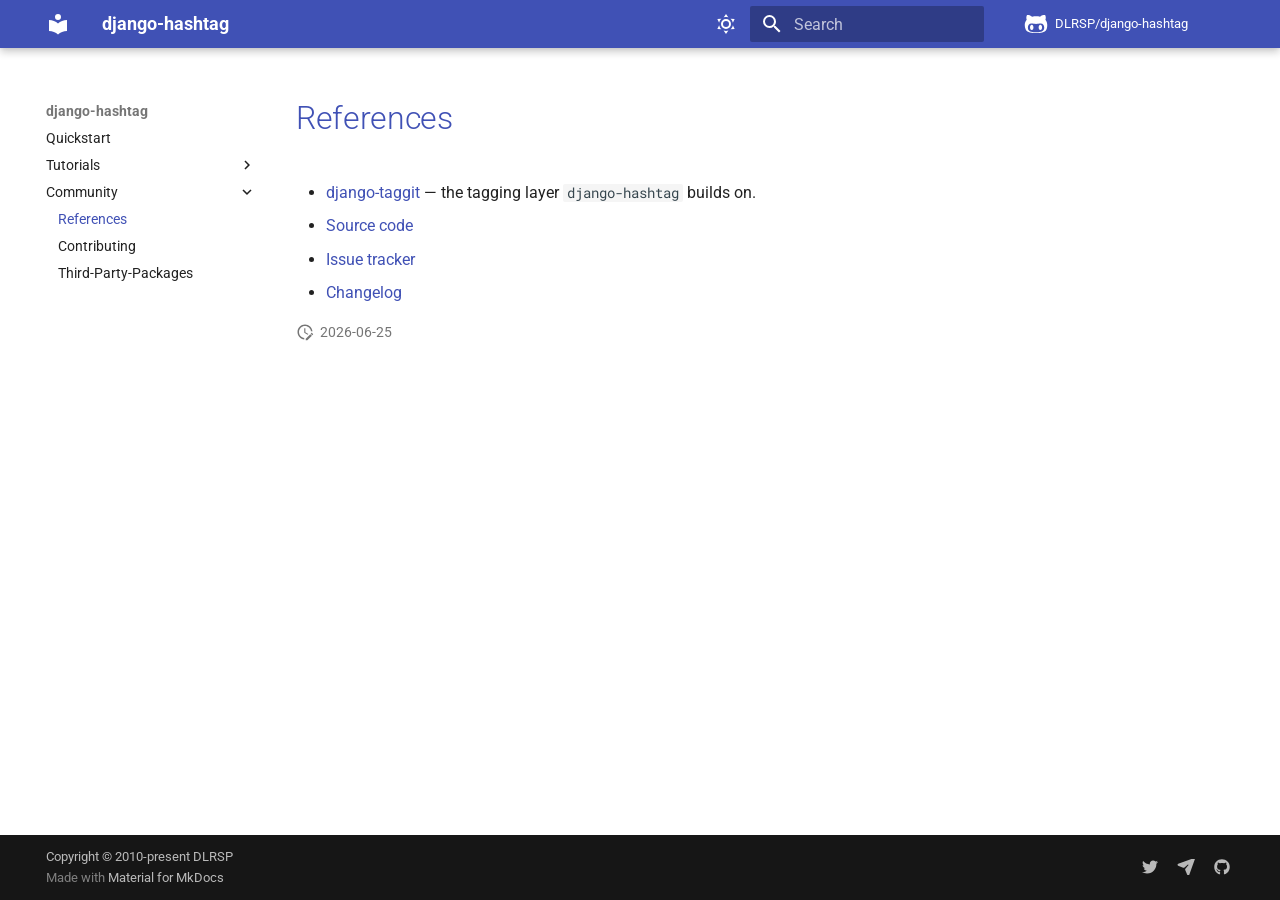
<file: community/references/index.html>
<!doctype html>
<html lang="en" class="no-js">
  <head>
    
      <meta charset="utf-8">
      <meta name="viewport" content="width=device-width,initial-scale=1">
      
        <meta name="description" content="Django application template repository.">
      
      
      
        <link rel="canonical" href="https://github.com/DLRSP/django-hashtag/community/references/">
      
      
        <link rel="prev" href="../../tutorial/images/">
      
      
        <link rel="next" href="../contributing/">
      
      
        
      
      
      <link rel="icon" href="../../assets/images/favicon.png">
      <meta name="generator" content="mkdocs-1.6.1, mkdocs-material-9.7.1">
    
    
      
        <title>References - django-hashtag</title>
      
    
    
      <link rel="stylesheet" href="../../assets/stylesheets/main.484c7ddc.min.css">
      
        
        <link rel="stylesheet" href="../../assets/stylesheets/palette.ab4e12ef.min.css">
      
      


    
    
      
    
    
      
        
        
        <link rel="preconnect" href="https://fonts.gstatic.com" crossorigin>
        <link rel="stylesheet" href="https://fonts.googleapis.com/css?family=Roboto:300,300i,400,400i,700,700i%7CRoboto+Mono:400,400i,700,700i&display=fallback">
        <style>:root{--md-text-font:"Roboto";--md-code-font:"Roboto Mono"}</style>
      
    
    
    <script>__md_scope=new URL("../..",location),__md_hash=e=>[...e].reduce(((e,_)=>(e<<5)-e+_.charCodeAt(0)),0),__md_get=(e,_=localStorage,t=__md_scope)=>JSON.parse(_.getItem(t.pathname+"."+e)),__md_set=(e,_,t=localStorage,a=__md_scope)=>{try{t.setItem(a.pathname+"."+e,JSON.stringify(_))}catch(e){}}</script>
    
      
  


  
  

<script id="__analytics">function __md_analytics(){function e(){dataLayer.push(arguments)}window.dataLayer=window.dataLayer||[],e("js",new Date),e("config","G-XXXXXXX"),document.addEventListener("DOMContentLoaded",(function(){document.forms.search&&document.forms.search.query.addEventListener("blur",(function(){this.value&&e("event","search",{search_term:this.value})}));document$.subscribe((function(){var t=document.forms.feedback;if(void 0!==t)for(var a of t.querySelectorAll("[type=submit]"))a.addEventListener("click",(function(a){a.preventDefault();var n=document.location.pathname,d=this.getAttribute("data-md-value");e("event","feedback",{page:n,data:d}),t.firstElementChild.disabled=!0;var r=t.querySelector(".md-feedback__note [data-md-value='"+d+"']");r&&(r.hidden=!1)})),t.hidden=!1})),location$.subscribe((function(t){e("config","G-XXXXXXX",{page_path:t.pathname})}))}));var t=document.createElement("script");t.async=!0,t.src="https://www.googletagmanager.com/gtag/js?id=G-XXXXXXX",document.getElementById("__analytics").insertAdjacentElement("afterEnd",t)}</script>
  
    <script>"undefined"!=typeof __md_analytics&&__md_analytics()</script>
  

    
    
  </head>
  
  
    
    
      
    
    
    
    
    <body dir="ltr" data-md-color-scheme="default" data-md-color-primary="indigo" data-md-color-accent="indigo">
  
    
    <input class="md-toggle" data-md-toggle="drawer" type="checkbox" id="__drawer" autocomplete="off">
    <input class="md-toggle" data-md-toggle="search" type="checkbox" id="__search" autocomplete="off">
    <label class="md-overlay" for="__drawer"></label>
    <div data-md-component="skip">
      
        
        <a href="#references" class="md-skip">
          Skip to content
        </a>
      
    </div>
    <div data-md-component="announce">
      
    </div>
    
    
      

  

<header class="md-header md-header--shadow" data-md-component="header">
  <nav class="md-header__inner md-grid" aria-label="Header">
    <a href="../.." title="django-hashtag" class="md-header__button md-logo" aria-label="django-hashtag" data-md-component="logo">
      
  
  <svg xmlns="http://www.w3.org/2000/svg" viewBox="0 0 24 24"><path d="M12 8a3 3 0 0 0 3-3 3 3 0 0 0-3-3 3 3 0 0 0-3 3 3 3 0 0 0 3 3m0 3.54C9.64 9.35 6.5 8 3 8v11c3.5 0 6.64 1.35 9 3.54 2.36-2.19 5.5-3.54 9-3.54V8c-3.5 0-6.64 1.35-9 3.54"/></svg>

    </a>
    <label class="md-header__button md-icon" for="__drawer">
      
      <svg xmlns="http://www.w3.org/2000/svg" viewBox="0 0 24 24"><path d="M3 6h18v2H3zm0 5h18v2H3zm0 5h18v2H3z"/></svg>
    </label>
    <div class="md-header__title" data-md-component="header-title">
      <div class="md-header__ellipsis">
        <div class="md-header__topic">
          <span class="md-ellipsis">
            django-hashtag
          </span>
        </div>
        <div class="md-header__topic" data-md-component="header-topic">
          <span class="md-ellipsis">
            
              References
            
          </span>
        </div>
      </div>
    </div>
    
      
        <form class="md-header__option" data-md-component="palette">
  
    
    
    
    <input class="md-option" data-md-color-media="" data-md-color-scheme="default" data-md-color-primary="indigo" data-md-color-accent="indigo"  aria-label="Switch to dark mode"  type="radio" name="__palette" id="__palette_0">
    
      <label class="md-header__button md-icon" title="Switch to dark mode" for="__palette_1" hidden>
        <svg xmlns="http://www.w3.org/2000/svg" viewBox="0 0 24 24"><path d="M12 7a5 5 0 0 1 5 5 5 5 0 0 1-5 5 5 5 0 0 1-5-5 5 5 0 0 1 5-5m0 2a3 3 0 0 0-3 3 3 3 0 0 0 3 3 3 3 0 0 0 3-3 3 3 0 0 0-3-3m0-7 2.39 3.42C13.65 5.15 12.84 5 12 5s-1.65.15-2.39.42zM3.34 7l4.16-.35A7.2 7.2 0 0 0 5.94 8.5c-.44.74-.69 1.5-.83 2.29zm.02 10 1.76-3.77a7.131 7.131 0 0 0 2.38 4.14zM20.65 7l-1.77 3.79a7.02 7.02 0 0 0-2.38-4.15zm-.01 10-4.14.36c.59-.51 1.12-1.14 1.54-1.86.42-.73.69-1.5.83-2.29zM12 22l-2.41-3.44c.74.27 1.55.44 2.41.44.82 0 1.63-.17 2.37-.44z"/></svg>
      </label>
    
  
    
    
    
    <input class="md-option" data-md-color-media="" data-md-color-scheme="slate" data-md-color-primary="indigo" data-md-color-accent="indigo"  aria-label="Switch to light mode"  type="radio" name="__palette" id="__palette_1">
    
      <label class="md-header__button md-icon" title="Switch to light mode" for="__palette_0" hidden>
        <svg xmlns="http://www.w3.org/2000/svg" viewBox="0 0 24 24"><path d="m17.75 4.09-2.53 1.94.91 3.06-2.63-1.81-2.63 1.81.91-3.06-2.53-1.94L12.44 4l1.06-3 1.06 3zm3.5 6.91-1.64 1.25.59 1.98-1.7-1.17-1.7 1.17.59-1.98L15.75 11l2.06-.05L18.5 9l.69 1.95zm-2.28 4.95c.83-.08 1.72 1.1 1.19 1.85-.32.45-.66.87-1.08 1.27C15.17 23 8.84 23 4.94 19.07c-3.91-3.9-3.91-10.24 0-14.14.4-.4.82-.76 1.27-1.08.75-.53 1.93.36 1.85 1.19-.27 2.86.69 5.83 2.89 8.02a9.96 9.96 0 0 0 8.02 2.89m-1.64 2.02a12.08 12.08 0 0 1-7.8-3.47c-2.17-2.19-3.33-5-3.49-7.82-2.81 3.14-2.7 7.96.31 10.98 3.02 3.01 7.84 3.12 10.98.31"/></svg>
      </label>
    
  
</form>
      
    
    
      <script>var palette=__md_get("__palette");if(palette&&palette.color){if("(prefers-color-scheme)"===palette.color.media){var media=matchMedia("(prefers-color-scheme: light)"),input=document.querySelector(media.matches?"[data-md-color-media='(prefers-color-scheme: light)']":"[data-md-color-media='(prefers-color-scheme: dark)']");palette.color.media=input.getAttribute("data-md-color-media"),palette.color.scheme=input.getAttribute("data-md-color-scheme"),palette.color.primary=input.getAttribute("data-md-color-primary"),palette.color.accent=input.getAttribute("data-md-color-accent")}for(var[key,value]of Object.entries(palette.color))document.body.setAttribute("data-md-color-"+key,value)}</script>
    
    
    
      
      
        <label class="md-header__button md-icon" for="__search">
          
          <svg xmlns="http://www.w3.org/2000/svg" viewBox="0 0 24 24"><path d="M9.5 3A6.5 6.5 0 0 1 16 9.5c0 1.61-.59 3.09-1.56 4.23l.27.27h.79l5 5-1.5 1.5-5-5v-.79l-.27-.27A6.52 6.52 0 0 1 9.5 16 6.5 6.5 0 0 1 3 9.5 6.5 6.5 0 0 1 9.5 3m0 2C7 5 5 7 5 9.5S7 14 9.5 14 14 12 14 9.5 12 5 9.5 5"/></svg>
        </label>
        <div class="md-search" data-md-component="search" role="dialog">
  <label class="md-search__overlay" for="__search"></label>
  <div class="md-search__inner" role="search">
    <form class="md-search__form" name="search">
      <input type="text" class="md-search__input" name="query" aria-label="Search" placeholder="Search" autocapitalize="off" autocorrect="off" autocomplete="off" spellcheck="false" data-md-component="search-query" required>
      <label class="md-search__icon md-icon" for="__search">
        
        <svg xmlns="http://www.w3.org/2000/svg" viewBox="0 0 24 24"><path d="M9.5 3A6.5 6.5 0 0 1 16 9.5c0 1.61-.59 3.09-1.56 4.23l.27.27h.79l5 5-1.5 1.5-5-5v-.79l-.27-.27A6.52 6.52 0 0 1 9.5 16 6.5 6.5 0 0 1 3 9.5 6.5 6.5 0 0 1 9.5 3m0 2C7 5 5 7 5 9.5S7 14 9.5 14 14 12 14 9.5 12 5 9.5 5"/></svg>
        
        <svg xmlns="http://www.w3.org/2000/svg" viewBox="0 0 24 24"><path d="M20 11v2H8l5.5 5.5-1.42 1.42L4.16 12l7.92-7.92L13.5 5.5 8 11z"/></svg>
      </label>
      <nav class="md-search__options" aria-label="Search">
        
        <button type="reset" class="md-search__icon md-icon" title="Clear" aria-label="Clear" tabindex="-1">
          
          <svg xmlns="http://www.w3.org/2000/svg" viewBox="0 0 24 24"><path d="M19 6.41 17.59 5 12 10.59 6.41 5 5 6.41 10.59 12 5 17.59 6.41 19 12 13.41 17.59 19 19 17.59 13.41 12z"/></svg>
        </button>
      </nav>
      
        <div class="md-search__suggest" data-md-component="search-suggest"></div>
      
    </form>
    <div class="md-search__output">
      <div class="md-search__scrollwrap" tabindex="0" data-md-scrollfix>
        <div class="md-search-result" data-md-component="search-result">
          <div class="md-search-result__meta">
            Initializing search
          </div>
          <ol class="md-search-result__list" role="presentation"></ol>
        </div>
      </div>
    </div>
  </div>
</div>
      
    
    
      <div class="md-header__source">
        <a href="https://github.com/DLRSP/django-hashtag/" title="Go to repository" class="md-source" data-md-component="source">
  <div class="md-source__icon md-icon">
    
    <svg xmlns="http://www.w3.org/2000/svg" viewBox="0 0 512 512"><!--! Font Awesome Free 7.1.0 by @fontawesome - https://fontawesome.com License - https://fontawesome.com/license/free (Icons: CC BY 4.0, Fonts: SIL OFL 1.1, Code: MIT License) Copyright 2025 Fonticons, Inc.--><path d="M202.1 328.7c0 20.9-10.9 55.1-36.7 55.1s-36.7-34.2-36.7-55.1 10.9-55.1 36.7-55.1 36.7 34.2 36.7 55.1M496 278.2c0 31.9-3.2 65.7-17.5 95-37.9 76.6-142.1 74.8-216.7 74.8-75.8 0-186.2 2.7-225.6-74.8-14.6-29-20.2-63.1-20.2-95 0-41.9 13.9-81.5 41.5-113.6-5.2-15.8-7.7-32.4-7.7-48.8 0-21.5 4.9-32.3 14.6-51.8 45.3 0 74.3 9 108.8 36 29-6.9 58.8-10 88.7-10 27 0 54.2 2.9 80.4 9.2 34-26.7 63-35.2 107.8-35.2 9.8 19.5 14.6 30.3 14.6 51.8 0 16.4-2.6 32.7-7.7 48.2 27.5 32.4 39 72.3 39 114.2m-64.3 50.5c0-43.9-26.7-82.6-73.5-82.6-18.9 0-37 3.4-56 6-14.9 2.3-29.8 3.2-45.1 3.2-15.2 0-30.1-.9-45.1-3.2-18.7-2.6-37-6-56-6-46.8 0-73.5 38.7-73.5 82.6 0 87.8 80.4 101.3 150.4 101.3h48.2c70.3 0 150.6-13.4 150.6-101.3m-82.6-55.1c-25.8 0-36.7 34.2-36.7 55.1s10.9 55.1 36.7 55.1 36.7-34.2 36.7-55.1-10.9-55.1-36.7-55.1"/></svg>
  </div>
  <div class="md-source__repository">
    DLRSP/django-hashtag
  </div>
</a>
      </div>
    
  </nav>
  
</header>
    
    <div class="md-container" data-md-component="container">
      
      
        
          
        
      
      <main class="md-main" data-md-component="main">
        <div class="md-main__inner md-grid">
          
            
              
              <div class="md-sidebar md-sidebar--primary" data-md-component="sidebar" data-md-type="navigation" >
                <div class="md-sidebar__scrollwrap">
                  <div class="md-sidebar__inner">
                    



<nav class="md-nav md-nav--primary" aria-label="Navigation" data-md-level="0">
  <label class="md-nav__title" for="__drawer">
    <a href="../.." title="django-hashtag" class="md-nav__button md-logo" aria-label="django-hashtag" data-md-component="logo">
      
  
  <svg xmlns="http://www.w3.org/2000/svg" viewBox="0 0 24 24"><path d="M12 8a3 3 0 0 0 3-3 3 3 0 0 0-3-3 3 3 0 0 0-3 3 3 3 0 0 0 3 3m0 3.54C9.64 9.35 6.5 8 3 8v11c3.5 0 6.64 1.35 9 3.54 2.36-2.19 5.5-3.54 9-3.54V8c-3.5 0-6.64 1.35-9 3.54"/></svg>

    </a>
    django-hashtag
  </label>
  
    <div class="md-nav__source">
      <a href="https://github.com/DLRSP/django-hashtag/" title="Go to repository" class="md-source" data-md-component="source">
  <div class="md-source__icon md-icon">
    
    <svg xmlns="http://www.w3.org/2000/svg" viewBox="0 0 512 512"><!--! Font Awesome Free 7.1.0 by @fontawesome - https://fontawesome.com License - https://fontawesome.com/license/free (Icons: CC BY 4.0, Fonts: SIL OFL 1.1, Code: MIT License) Copyright 2025 Fonticons, Inc.--><path d="M202.1 328.7c0 20.9-10.9 55.1-36.7 55.1s-36.7-34.2-36.7-55.1 10.9-55.1 36.7-55.1 36.7 34.2 36.7 55.1M496 278.2c0 31.9-3.2 65.7-17.5 95-37.9 76.6-142.1 74.8-216.7 74.8-75.8 0-186.2 2.7-225.6-74.8-14.6-29-20.2-63.1-20.2-95 0-41.9 13.9-81.5 41.5-113.6-5.2-15.8-7.7-32.4-7.7-48.8 0-21.5 4.9-32.3 14.6-51.8 45.3 0 74.3 9 108.8 36 29-6.9 58.8-10 88.7-10 27 0 54.2 2.9 80.4 9.2 34-26.7 63-35.2 107.8-35.2 9.8 19.5 14.6 30.3 14.6 51.8 0 16.4-2.6 32.7-7.7 48.2 27.5 32.4 39 72.3 39 114.2m-64.3 50.5c0-43.9-26.7-82.6-73.5-82.6-18.9 0-37 3.4-56 6-14.9 2.3-29.8 3.2-45.1 3.2-15.2 0-30.1-.9-45.1-3.2-18.7-2.6-37-6-56-6-46.8 0-73.5 38.7-73.5 82.6 0 87.8 80.4 101.3 150.4 101.3h48.2c70.3 0 150.6-13.4 150.6-101.3m-82.6-55.1c-25.8 0-36.7 34.2-36.7 55.1s10.9 55.1 36.7 55.1 36.7-34.2 36.7-55.1-10.9-55.1-36.7-55.1"/></svg>
  </div>
  <div class="md-source__repository">
    DLRSP/django-hashtag
  </div>
</a>
    </div>
  
  <ul class="md-nav__list" data-md-scrollfix>
    
      
      
  
  
  
  
    <li class="md-nav__item">
      <a href="../.." class="md-nav__link">
        
  
  
  <span class="md-ellipsis">
    
  
    Quickstart
  

    
  </span>
  
  

      </a>
    </li>
  

    
      
      
  
  
  
  
    
    
    
    
    
    <li class="md-nav__item md-nav__item--nested">
      
        
        
        <input class="md-nav__toggle md-toggle " type="checkbox" id="__nav_2" >
        
          
          <label class="md-nav__link" for="__nav_2" id="__nav_2_label" tabindex="0">
            
  
  
  <span class="md-ellipsis">
    
  
    Tutorials
  

    
  </span>
  
  

            <span class="md-nav__icon md-icon"></span>
          </label>
        
        <nav class="md-nav" data-md-level="1" aria-labelledby="__nav_2_label" aria-expanded="false">
          <label class="md-nav__title" for="__nav_2">
            <span class="md-nav__icon md-icon"></span>
            
  
    Tutorials
  

          </label>
          <ul class="md-nav__list" data-md-scrollfix>
            
              
                
  
  
  
  
    <li class="md-nav__item">
      <a href="../../tutorial/example/" class="md-nav__link">
        
  
  
  <span class="md-ellipsis">
    
  
    Example
  

    
  </span>
  
  

      </a>
    </li>
  

              
            
              
                
  
  
  
  
    
    
    
    
    
    <li class="md-nav__item md-nav__item--nested">
      
        
        
        <input class="md-nav__toggle md-toggle " type="checkbox" id="__nav_2_2" >
        
          
          <label class="md-nav__link" for="__nav_2_2" id="__nav_2_2_label" tabindex="0">
            
  
  
  <span class="md-ellipsis">
    
  
    Customize
  

    
  </span>
  
  

            <span class="md-nav__icon md-icon"></span>
          </label>
        
        <nav class="md-nav" data-md-level="2" aria-labelledby="__nav_2_2_label" aria-expanded="false">
          <label class="md-nav__title" for="__nav_2_2">
            <span class="md-nav__icon md-icon"></span>
            
  
    Customize
  

          </label>
          <ul class="md-nav__list" data-md-scrollfix>
            
              
                
  
  
  
  
    <li class="md-nav__item">
      <a href="../../tutorial/templates/" class="md-nav__link">
        
  
  
  <span class="md-ellipsis">
    
  
    Templates
  

    
  </span>
  
  

      </a>
    </li>
  

              
            
              
                
  
  
  
  
    <li class="md-nav__item">
      <a href="../../tutorial/images/" class="md-nav__link">
        
  
  
  <span class="md-ellipsis">
    
  
    Images
  

    
  </span>
  
  

      </a>
    </li>
  

              
            
          </ul>
        </nav>
      
    </li>
  

              
            
          </ul>
        </nav>
      
    </li>
  

    
      
      
  
  
    
  
  
  
    
    
    
    
    
    <li class="md-nav__item md-nav__item--active md-nav__item--nested">
      
        
        
        <input class="md-nav__toggle md-toggle " type="checkbox" id="__nav_3" checked>
        
          
          <label class="md-nav__link" for="__nav_3" id="__nav_3_label" tabindex="0">
            
  
  
  <span class="md-ellipsis">
    
  
    Community
  

    
  </span>
  
  

            <span class="md-nav__icon md-icon"></span>
          </label>
        
        <nav class="md-nav" data-md-level="1" aria-labelledby="__nav_3_label" aria-expanded="true">
          <label class="md-nav__title" for="__nav_3">
            <span class="md-nav__icon md-icon"></span>
            
  
    Community
  

          </label>
          <ul class="md-nav__list" data-md-scrollfix>
            
              
                
  
  
    
  
  
  
    <li class="md-nav__item md-nav__item--active">
      
      <input class="md-nav__toggle md-toggle" type="checkbox" id="__toc">
      
      
        
      
      
      <a href="./" class="md-nav__link md-nav__link--active">
        
  
  
  <span class="md-ellipsis">
    
  
    References
  

    
  </span>
  
  

      </a>
      
    </li>
  

              
            
              
                
  
  
  
  
    <li class="md-nav__item">
      <a href="../contributing/" class="md-nav__link">
        
  
  
  <span class="md-ellipsis">
    
  
    Contributing
  

    
  </span>
  
  

      </a>
    </li>
  

              
            
              
                
  
  
  
  
    <li class="md-nav__item">
      <a href="../third-party-packages/" class="md-nav__link">
        
  
  
  <span class="md-ellipsis">
    
  
    Third-Party-Packages
  

    
  </span>
  
  

      </a>
    </li>
  

              
            
          </ul>
        </nav>
      
    </li>
  

    
  </ul>
</nav>
                  </div>
                </div>
              </div>
            
            
              
              <div class="md-sidebar md-sidebar--secondary" data-md-component="sidebar" data-md-type="toc" >
                <div class="md-sidebar__scrollwrap">
                  <div class="md-sidebar__inner">
                    

<nav class="md-nav md-nav--secondary" aria-label="Table of contents">
  
  
  
    
  
  
</nav>
                  </div>
                </div>
              </div>
            
          
          
            <div class="md-content" data-md-component="content">
              
              <article class="md-content__inner md-typeset">
                
                  


  
  


<h1 id="references"><a class="toclink" href="#references">References</a></h1>
<ul>
<li><a href="https://github.com/jazzband/django-taggit">django-taggit</a> — the tagging
  layer <code>django-hashtag</code> builds on.</li>
<li><a href="https://github.com/DLRSP/django-hashtag">Source code</a></li>
<li><a href="https://github.com/DLRSP/django-hashtag/issues">Issue tracker</a></li>
<li><a href="https://github.com/DLRSP/django-hashtag/blob/main/CHANGELOG.rst">Changelog</a></li>
</ul>







  
    
  
  


  <aside class="md-source-file">
    
      
  <span class="md-source-file__fact">
    <span class="md-icon" title="Last update">
      <svg xmlns="http://www.w3.org/2000/svg" viewBox="0 0 24 24"><path d="M21 13.1c-.1 0-.3.1-.4.2l-1 1 2.1 2.1 1-1c.2-.2.2-.6 0-.8l-1.3-1.3c-.1-.1-.2-.2-.4-.2m-1.9 1.8-6.1 6V23h2.1l6.1-6.1zM12.5 7v5.2l4 2.4-1 1L11 13V7zM11 21.9c-5.1-.5-9-4.8-9-9.9C2 6.5 6.5 2 12 2c5.3 0 9.6 4.1 10 9.3-.3-.1-.6-.2-1-.2s-.7.1-1 .2C19.6 7.2 16.2 4 12 4c-4.4 0-8 3.6-8 8 0 4.1 3.1 7.5 7.1 7.9l-.1.2z"/></svg>
    </span>
    2026-06-25
  </span>

    
    
    
    
  </aside>


  




                
              </article>
            </div>
          
          
  <script>var tabs=__md_get("__tabs");if(Array.isArray(tabs))e:for(var set of document.querySelectorAll(".tabbed-set")){var labels=set.querySelector(".tabbed-labels");for(var tab of tabs)for(var label of labels.getElementsByTagName("label"))if(label.innerText.trim()===tab){var input=document.getElementById(label.htmlFor);input.checked=!0;continue e}}</script>

<script>var target=document.getElementById(location.hash.slice(1));target&&target.name&&(target.checked=target.name.startsWith("__tabbed_"))</script>
        </div>
        
          <button type="button" class="md-top md-icon" data-md-component="top" hidden>
  
  <svg xmlns="http://www.w3.org/2000/svg" viewBox="0 0 24 24"><path d="M13 20h-2V8l-5.5 5.5-1.42-1.42L12 4.16l7.92 7.92-1.42 1.42L13 8z"/></svg>
  Back to top
</button>
        
      </main>
      
        <footer class="md-footer">
  
  <div class="md-footer-meta md-typeset">
    <div class="md-footer-meta__inner md-grid">
      <div class="md-copyright">
  
    <div class="md-copyright__highlight">
      Copyright &copy; 2010-present DLRSP
    </div>
  
  
    Made with
    <a href="https://squidfunk.github.io/mkdocs-material/" target="_blank" rel="noopener">
      Material for MkDocs
    </a>
  
</div>
      
        
<div class="md-social">
  
    
    
    
    
    <a href="https://twitter.com/DlrspTwits" target="_blank" rel="noopener" title="DLRSP on Twitter" class="md-social__link">
      <svg xmlns="http://www.w3.org/2000/svg" viewBox="0 0 512 512"><!--! Font Awesome Free 7.1.0 by @fontawesome - https://fontawesome.com License - https://fontawesome.com/license/free (Icons: CC BY 4.0, Fonts: SIL OFL 1.1, Code: MIT License) Copyright 2025 Fonticons, Inc.--><path d="M459.4 151.7c.3 4.5.3 9.1.3 13.6 0 138.7-105.6 298.6-298.6 298.6-59.5 0-114.7-17.2-161.1-47.1 8.4 1 16.6 1.3 25.3 1.3 49.1 0 94.2-16.6 130.3-44.8-46.1-1-84.8-31.2-98.1-72.8 6.5 1 13 1.6 19.8 1.6 9.4 0 18.8-1.3 27.6-3.6-48.1-9.7-84.1-52-84.1-103v-1.3c14 7.8 30.2 12.7 47.4 13.3-28.3-18.8-46.8-51-46.8-87.4 0-19.5 5.2-37.4 14.3-53C87.4 130.8 165 172.4 252.1 176.9c-1.6-7.8-2.6-15.9-2.6-24C249.5 95.1 296.3 48 354.4 48c30.2 0 57.5 12.7 76.7 33.1 23.7-4.5 46.5-13.3 66.6-25.3-7.8 24.4-24.4 44.8-46.1 57.8 21.1-2.3 41.6-8.1 60.4-16.2-14.3 20.8-32.2 39.3-52.6 54.3"/></svg>
    </a>
  
    
    
    
    
    <a href="mailto:dlrsp.dev@gmail.com" target="_blank" rel="noopener" title="" class="md-social__link">
      <svg xmlns="http://www.w3.org/2000/svg" viewBox="0 0 576 512"><!--! Font Awesome Free 7.1.0 by @fontawesome - https://fontawesome.com License - https://fontawesome.com/license/free (Icons: CC BY 4.0, Fonts: SIL OFL 1.1, Code: MIT License) Copyright 2025 Fonticons, Inc.--><path d="M536.4-26.3c9.8-3.5 20.6-1 28 6.3s9.8 18.2 6.3 28l-178 496.9c-5 13.9-18.1 23.1-32.8 23.1-14.2 0-27-8.6-32.3-21.7l-64.2-158c-4.5-11-2.5-23.6 5.2-32.6l94.5-112.4c5.1-6.1 4.7-15-.9-20.6s-14.6-6-20.6-.9l-112.4 94.3c-9.1 7.6-21.6 9.6-32.6 5.2L38.1 216.8c-13.1-5.3-21.7-18.1-21.7-32.3 0-14.7 9.2-27.8 23.1-32.8z"/></svg>
    </a>
  
    
    
    
    
      
      
    
    <a href="https://github.com/DLRSP" target="_blank" rel="noopener" title="github.com" class="md-social__link">
      <svg xmlns="http://www.w3.org/2000/svg" viewBox="0 0 512 512"><!--! Font Awesome Free 7.1.0 by @fontawesome - https://fontawesome.com License - https://fontawesome.com/license/free (Icons: CC BY 4.0, Fonts: SIL OFL 1.1, Code: MIT License) Copyright 2025 Fonticons, Inc.--><path d="M173.9 397.4c0 2-2.3 3.6-5.2 3.6-3.3.3-5.6-1.3-5.6-3.6 0-2 2.3-3.6 5.2-3.6 3-.3 5.6 1.3 5.6 3.6m-31.1-4.5c-.7 2 1.3 4.3 4.3 4.9 2.6 1 5.6 0 6.2-2s-1.3-4.3-4.3-5.2c-2.6-.7-5.5.3-6.2 2.3m44.2-1.7c-2.9.7-4.9 2.6-4.6 4.9.3 2 2.9 3.3 5.9 2.6 2.9-.7 4.9-2.6 4.6-4.6-.3-1.9-3-3.2-5.9-2.9M252.8 8C114.1 8 8 113.3 8 252c0 110.9 69.8 205.8 169.5 239.2 12.8 2.3 17.3-5.6 17.3-12.1 0-6.2-.3-40.4-.3-61.4 0 0-70 15-84.7-29.8 0 0-11.4-29.1-27.8-36.6 0 0-22.9-15.7 1.6-15.4 0 0 24.9 2 38.6 25.8 21.9 38.6 58.6 27.5 72.9 20.9 2.3-16 8.8-27.1 16-33.7-55.9-6.2-112.3-14.3-112.3-110.5 0-27.5 7.6-41.3 23.6-58.9-2.6-6.5-11.1-33.3 2.6-67.9 20.9-6.5 69 27 69 27 20-5.6 41.5-8.5 62.8-8.5s42.8 2.9 62.8 8.5c0 0 48.1-33.6 69-27 13.7 34.7 5.2 61.4 2.6 67.9 16 17.7 25.8 31.5 25.8 58.9 0 96.5-58.9 104.2-114.8 110.5 9.2 7.9 17 22.9 17 46.4 0 33.7-.3 75.4-.3 83.6 0 6.5 4.6 14.4 17.3 12.1C436.2 457.8 504 362.9 504 252 504 113.3 391.5 8 252.8 8M105.2 352.9c-1.3 1-1 3.3.7 5.2 1.6 1.6 3.9 2.3 5.2 1 1.3-1 1-3.3-.7-5.2-1.6-1.6-3.9-2.3-5.2-1m-10.8-8.1c-.7 1.3.3 2.9 2.3 3.9 1.6 1 3.6.7 4.3-.7.7-1.3-.3-2.9-2.3-3.9-2-.6-3.6-.3-4.3.7m32.4 35.6c-1.6 1.3-1 4.3 1.3 6.2 2.3 2.3 5.2 2.6 6.5 1 1.3-1.3.7-4.3-1.3-6.2-2.2-2.3-5.2-2.6-6.5-1m-11.4-14.7c-1.6 1-1.6 3.6 0 5.9s4.3 3.3 5.6 2.3c1.6-1.3 1.6-3.9 0-6.2-1.4-2.3-4-3.3-5.6-2"/></svg>
    </a>
  
</div>
      
    </div>
  </div>
</footer>
      
    </div>
    <div class="md-dialog" data-md-component="dialog">
      <div class="md-dialog__inner md-typeset"></div>
    </div>
    
    
    
      
      
      <script id="__config" type="application/json">{"annotate": null, "base": "../..", "features": ["navigation.instant", "navigation.top", "content.code.annotate", "content.tabs.link", "search.suggest", "search.highlight"], "search": "../../assets/javascripts/workers/search.2c215733.min.js", "tags": null, "translations": {"clipboard.copied": "Copied to clipboard", "clipboard.copy": "Copy to clipboard", "search.result.more.one": "1 more on this page", "search.result.more.other": "# more on this page", "search.result.none": "No matching documents", "search.result.one": "1 matching document", "search.result.other": "# matching documents", "search.result.placeholder": "Type to start searching", "search.result.term.missing": "Missing", "select.version": "Select version"}, "version": null}</script>
    
    
      <script src="../../assets/javascripts/bundle.79ae519e.min.js"></script>
      
    
  </body>
</html>
</file>
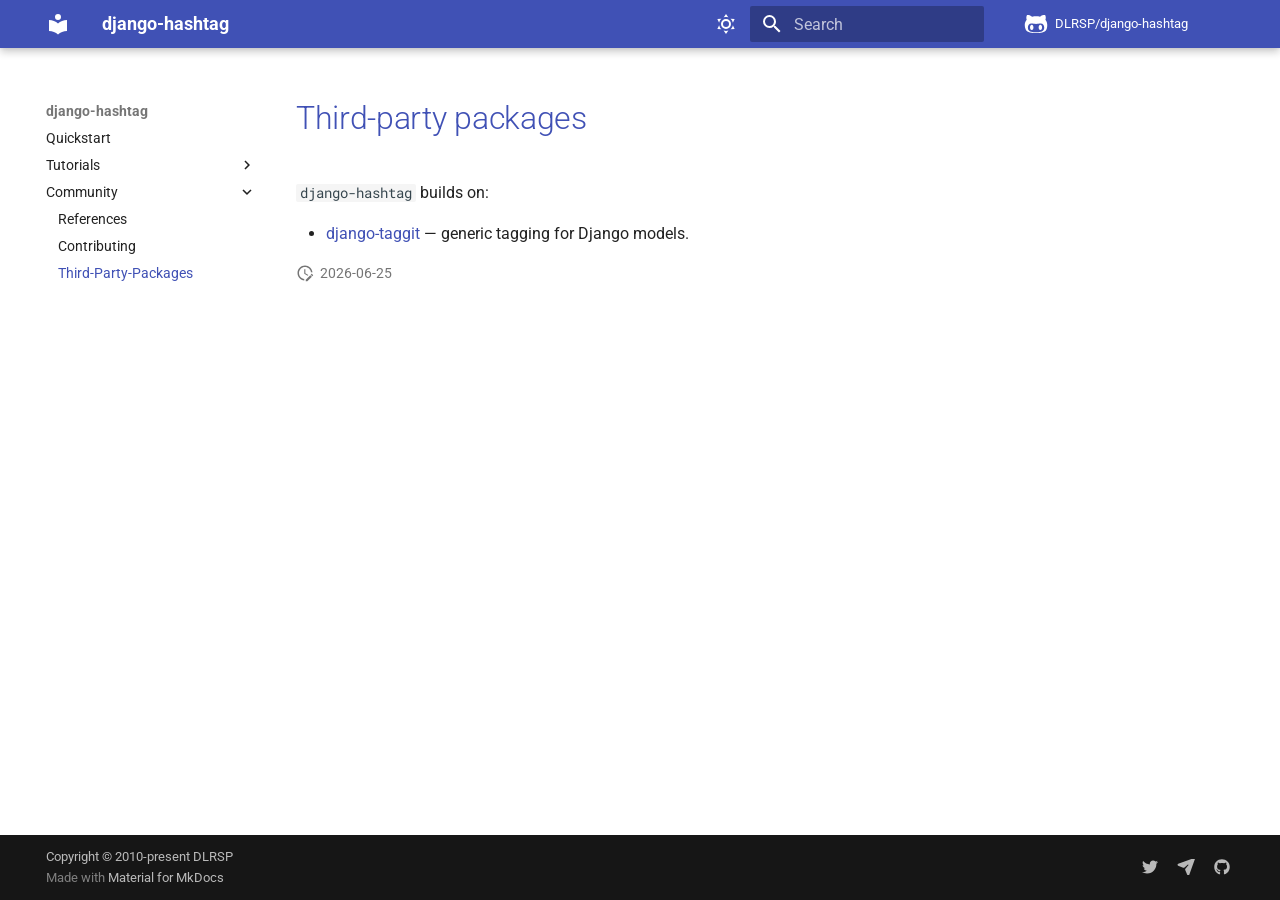
<file: community/third-party-packages/index.html>
<!doctype html>
<html lang="en" class="no-js">
  <head>
    
      <meta charset="utf-8">
      <meta name="viewport" content="width=device-width,initial-scale=1">
      
        <meta name="description" content="Django application template repository.">
      
      
      
        <link rel="canonical" href="https://github.com/DLRSP/django-hashtag/community/third-party-packages/">
      
      
        <link rel="prev" href="../contributing/">
      
      
      
        
      
      
      <link rel="icon" href="../../assets/images/favicon.png">
      <meta name="generator" content="mkdocs-1.6.1, mkdocs-material-9.7.1">
    
    
      
        <title>Third-Party-Packages - django-hashtag</title>
      
    
    
      <link rel="stylesheet" href="../../assets/stylesheets/main.484c7ddc.min.css">
      
        
        <link rel="stylesheet" href="../../assets/stylesheets/palette.ab4e12ef.min.css">
      
      


    
    
      
    
    
      
        
        
        <link rel="preconnect" href="https://fonts.gstatic.com" crossorigin>
        <link rel="stylesheet" href="https://fonts.googleapis.com/css?family=Roboto:300,300i,400,400i,700,700i%7CRoboto+Mono:400,400i,700,700i&display=fallback">
        <style>:root{--md-text-font:"Roboto";--md-code-font:"Roboto Mono"}</style>
      
    
    
    <script>__md_scope=new URL("../..",location),__md_hash=e=>[...e].reduce(((e,_)=>(e<<5)-e+_.charCodeAt(0)),0),__md_get=(e,_=localStorage,t=__md_scope)=>JSON.parse(_.getItem(t.pathname+"."+e)),__md_set=(e,_,t=localStorage,a=__md_scope)=>{try{t.setItem(a.pathname+"."+e,JSON.stringify(_))}catch(e){}}</script>
    
      
  


  
  

<script id="__analytics">function __md_analytics(){function e(){dataLayer.push(arguments)}window.dataLayer=window.dataLayer||[],e("js",new Date),e("config","G-XXXXXXX"),document.addEventListener("DOMContentLoaded",(function(){document.forms.search&&document.forms.search.query.addEventListener("blur",(function(){this.value&&e("event","search",{search_term:this.value})}));document$.subscribe((function(){var t=document.forms.feedback;if(void 0!==t)for(var a of t.querySelectorAll("[type=submit]"))a.addEventListener("click",(function(a){a.preventDefault();var n=document.location.pathname,d=this.getAttribute("data-md-value");e("event","feedback",{page:n,data:d}),t.firstElementChild.disabled=!0;var r=t.querySelector(".md-feedback__note [data-md-value='"+d+"']");r&&(r.hidden=!1)})),t.hidden=!1})),location$.subscribe((function(t){e("config","G-XXXXXXX",{page_path:t.pathname})}))}));var t=document.createElement("script");t.async=!0,t.src="https://www.googletagmanager.com/gtag/js?id=G-XXXXXXX",document.getElementById("__analytics").insertAdjacentElement("afterEnd",t)}</script>
  
    <script>"undefined"!=typeof __md_analytics&&__md_analytics()</script>
  

    
    
  </head>
  
  
    
    
      
    
    
    
    
    <body dir="ltr" data-md-color-scheme="default" data-md-color-primary="indigo" data-md-color-accent="indigo">
  
    
    <input class="md-toggle" data-md-toggle="drawer" type="checkbox" id="__drawer" autocomplete="off">
    <input class="md-toggle" data-md-toggle="search" type="checkbox" id="__search" autocomplete="off">
    <label class="md-overlay" for="__drawer"></label>
    <div data-md-component="skip">
      
        
        <a href="#third-party-packages" class="md-skip">
          Skip to content
        </a>
      
    </div>
    <div data-md-component="announce">
      
    </div>
    
    
      

  

<header class="md-header md-header--shadow" data-md-component="header">
  <nav class="md-header__inner md-grid" aria-label="Header">
    <a href="../.." title="django-hashtag" class="md-header__button md-logo" aria-label="django-hashtag" data-md-component="logo">
      
  
  <svg xmlns="http://www.w3.org/2000/svg" viewBox="0 0 24 24"><path d="M12 8a3 3 0 0 0 3-3 3 3 0 0 0-3-3 3 3 0 0 0-3 3 3 3 0 0 0 3 3m0 3.54C9.64 9.35 6.5 8 3 8v11c3.5 0 6.64 1.35 9 3.54 2.36-2.19 5.5-3.54 9-3.54V8c-3.5 0-6.64 1.35-9 3.54"/></svg>

    </a>
    <label class="md-header__button md-icon" for="__drawer">
      
      <svg xmlns="http://www.w3.org/2000/svg" viewBox="0 0 24 24"><path d="M3 6h18v2H3zm0 5h18v2H3zm0 5h18v2H3z"/></svg>
    </label>
    <div class="md-header__title" data-md-component="header-title">
      <div class="md-header__ellipsis">
        <div class="md-header__topic">
          <span class="md-ellipsis">
            django-hashtag
          </span>
        </div>
        <div class="md-header__topic" data-md-component="header-topic">
          <span class="md-ellipsis">
            
              Third-Party-Packages
            
          </span>
        </div>
      </div>
    </div>
    
      
        <form class="md-header__option" data-md-component="palette">
  
    
    
    
    <input class="md-option" data-md-color-media="" data-md-color-scheme="default" data-md-color-primary="indigo" data-md-color-accent="indigo"  aria-label="Switch to dark mode"  type="radio" name="__palette" id="__palette_0">
    
      <label class="md-header__button md-icon" title="Switch to dark mode" for="__palette_1" hidden>
        <svg xmlns="http://www.w3.org/2000/svg" viewBox="0 0 24 24"><path d="M12 7a5 5 0 0 1 5 5 5 5 0 0 1-5 5 5 5 0 0 1-5-5 5 5 0 0 1 5-5m0 2a3 3 0 0 0-3 3 3 3 0 0 0 3 3 3 3 0 0 0 3-3 3 3 0 0 0-3-3m0-7 2.39 3.42C13.65 5.15 12.84 5 12 5s-1.65.15-2.39.42zM3.34 7l4.16-.35A7.2 7.2 0 0 0 5.94 8.5c-.44.74-.69 1.5-.83 2.29zm.02 10 1.76-3.77a7.131 7.131 0 0 0 2.38 4.14zM20.65 7l-1.77 3.79a7.02 7.02 0 0 0-2.38-4.15zm-.01 10-4.14.36c.59-.51 1.12-1.14 1.54-1.86.42-.73.69-1.5.83-2.29zM12 22l-2.41-3.44c.74.27 1.55.44 2.41.44.82 0 1.63-.17 2.37-.44z"/></svg>
      </label>
    
  
    
    
    
    <input class="md-option" data-md-color-media="" data-md-color-scheme="slate" data-md-color-primary="indigo" data-md-color-accent="indigo"  aria-label="Switch to light mode"  type="radio" name="__palette" id="__palette_1">
    
      <label class="md-header__button md-icon" title="Switch to light mode" for="__palette_0" hidden>
        <svg xmlns="http://www.w3.org/2000/svg" viewBox="0 0 24 24"><path d="m17.75 4.09-2.53 1.94.91 3.06-2.63-1.81-2.63 1.81.91-3.06-2.53-1.94L12.44 4l1.06-3 1.06 3zm3.5 6.91-1.64 1.25.59 1.98-1.7-1.17-1.7 1.17.59-1.98L15.75 11l2.06-.05L18.5 9l.69 1.95zm-2.28 4.95c.83-.08 1.72 1.1 1.19 1.85-.32.45-.66.87-1.08 1.27C15.17 23 8.84 23 4.94 19.07c-3.91-3.9-3.91-10.24 0-14.14.4-.4.82-.76 1.27-1.08.75-.53 1.93.36 1.85 1.19-.27 2.86.69 5.83 2.89 8.02a9.96 9.96 0 0 0 8.02 2.89m-1.64 2.02a12.08 12.08 0 0 1-7.8-3.47c-2.17-2.19-3.33-5-3.49-7.82-2.81 3.14-2.7 7.96.31 10.98 3.02 3.01 7.84 3.12 10.98.31"/></svg>
      </label>
    
  
</form>
      
    
    
      <script>var palette=__md_get("__palette");if(palette&&palette.color){if("(prefers-color-scheme)"===palette.color.media){var media=matchMedia("(prefers-color-scheme: light)"),input=document.querySelector(media.matches?"[data-md-color-media='(prefers-color-scheme: light)']":"[data-md-color-media='(prefers-color-scheme: dark)']");palette.color.media=input.getAttribute("data-md-color-media"),palette.color.scheme=input.getAttribute("data-md-color-scheme"),palette.color.primary=input.getAttribute("data-md-color-primary"),palette.color.accent=input.getAttribute("data-md-color-accent")}for(var[key,value]of Object.entries(palette.color))document.body.setAttribute("data-md-color-"+key,value)}</script>
    
    
    
      
      
        <label class="md-header__button md-icon" for="__search">
          
          <svg xmlns="http://www.w3.org/2000/svg" viewBox="0 0 24 24"><path d="M9.5 3A6.5 6.5 0 0 1 16 9.5c0 1.61-.59 3.09-1.56 4.23l.27.27h.79l5 5-1.5 1.5-5-5v-.79l-.27-.27A6.52 6.52 0 0 1 9.5 16 6.5 6.5 0 0 1 3 9.5 6.5 6.5 0 0 1 9.5 3m0 2C7 5 5 7 5 9.5S7 14 9.5 14 14 12 14 9.5 12 5 9.5 5"/></svg>
        </label>
        <div class="md-search" data-md-component="search" role="dialog">
  <label class="md-search__overlay" for="__search"></label>
  <div class="md-search__inner" role="search">
    <form class="md-search__form" name="search">
      <input type="text" class="md-search__input" name="query" aria-label="Search" placeholder="Search" autocapitalize="off" autocorrect="off" autocomplete="off" spellcheck="false" data-md-component="search-query" required>
      <label class="md-search__icon md-icon" for="__search">
        
        <svg xmlns="http://www.w3.org/2000/svg" viewBox="0 0 24 24"><path d="M9.5 3A6.5 6.5 0 0 1 16 9.5c0 1.61-.59 3.09-1.56 4.23l.27.27h.79l5 5-1.5 1.5-5-5v-.79l-.27-.27A6.52 6.52 0 0 1 9.5 16 6.5 6.5 0 0 1 3 9.5 6.5 6.5 0 0 1 9.5 3m0 2C7 5 5 7 5 9.5S7 14 9.5 14 14 12 14 9.5 12 5 9.5 5"/></svg>
        
        <svg xmlns="http://www.w3.org/2000/svg" viewBox="0 0 24 24"><path d="M20 11v2H8l5.5 5.5-1.42 1.42L4.16 12l7.92-7.92L13.5 5.5 8 11z"/></svg>
      </label>
      <nav class="md-search__options" aria-label="Search">
        
        <button type="reset" class="md-search__icon md-icon" title="Clear" aria-label="Clear" tabindex="-1">
          
          <svg xmlns="http://www.w3.org/2000/svg" viewBox="0 0 24 24"><path d="M19 6.41 17.59 5 12 10.59 6.41 5 5 6.41 10.59 12 5 17.59 6.41 19 12 13.41 17.59 19 19 17.59 13.41 12z"/></svg>
        </button>
      </nav>
      
        <div class="md-search__suggest" data-md-component="search-suggest"></div>
      
    </form>
    <div class="md-search__output">
      <div class="md-search__scrollwrap" tabindex="0" data-md-scrollfix>
        <div class="md-search-result" data-md-component="search-result">
          <div class="md-search-result__meta">
            Initializing search
          </div>
          <ol class="md-search-result__list" role="presentation"></ol>
        </div>
      </div>
    </div>
  </div>
</div>
      
    
    
      <div class="md-header__source">
        <a href="https://github.com/DLRSP/django-hashtag/" title="Go to repository" class="md-source" data-md-component="source">
  <div class="md-source__icon md-icon">
    
    <svg xmlns="http://www.w3.org/2000/svg" viewBox="0 0 512 512"><!--! Font Awesome Free 7.1.0 by @fontawesome - https://fontawesome.com License - https://fontawesome.com/license/free (Icons: CC BY 4.0, Fonts: SIL OFL 1.1, Code: MIT License) Copyright 2025 Fonticons, Inc.--><path d="M202.1 328.7c0 20.9-10.9 55.1-36.7 55.1s-36.7-34.2-36.7-55.1 10.9-55.1 36.7-55.1 36.7 34.2 36.7 55.1M496 278.2c0 31.9-3.2 65.7-17.5 95-37.9 76.6-142.1 74.8-216.7 74.8-75.8 0-186.2 2.7-225.6-74.8-14.6-29-20.2-63.1-20.2-95 0-41.9 13.9-81.5 41.5-113.6-5.2-15.8-7.7-32.4-7.7-48.8 0-21.5 4.9-32.3 14.6-51.8 45.3 0 74.3 9 108.8 36 29-6.9 58.8-10 88.7-10 27 0 54.2 2.9 80.4 9.2 34-26.7 63-35.2 107.8-35.2 9.8 19.5 14.6 30.3 14.6 51.8 0 16.4-2.6 32.7-7.7 48.2 27.5 32.4 39 72.3 39 114.2m-64.3 50.5c0-43.9-26.7-82.6-73.5-82.6-18.9 0-37 3.4-56 6-14.9 2.3-29.8 3.2-45.1 3.2-15.2 0-30.1-.9-45.1-3.2-18.7-2.6-37-6-56-6-46.8 0-73.5 38.7-73.5 82.6 0 87.8 80.4 101.3 150.4 101.3h48.2c70.3 0 150.6-13.4 150.6-101.3m-82.6-55.1c-25.8 0-36.7 34.2-36.7 55.1s10.9 55.1 36.7 55.1 36.7-34.2 36.7-55.1-10.9-55.1-36.7-55.1"/></svg>
  </div>
  <div class="md-source__repository">
    DLRSP/django-hashtag
  </div>
</a>
      </div>
    
  </nav>
  
</header>
    
    <div class="md-container" data-md-component="container">
      
      
        
          
        
      
      <main class="md-main" data-md-component="main">
        <div class="md-main__inner md-grid">
          
            
              
              <div class="md-sidebar md-sidebar--primary" data-md-component="sidebar" data-md-type="navigation" >
                <div class="md-sidebar__scrollwrap">
                  <div class="md-sidebar__inner">
                    



<nav class="md-nav md-nav--primary" aria-label="Navigation" data-md-level="0">
  <label class="md-nav__title" for="__drawer">
    <a href="../.." title="django-hashtag" class="md-nav__button md-logo" aria-label="django-hashtag" data-md-component="logo">
      
  
  <svg xmlns="http://www.w3.org/2000/svg" viewBox="0 0 24 24"><path d="M12 8a3 3 0 0 0 3-3 3 3 0 0 0-3-3 3 3 0 0 0-3 3 3 3 0 0 0 3 3m0 3.54C9.64 9.35 6.5 8 3 8v11c3.5 0 6.64 1.35 9 3.54 2.36-2.19 5.5-3.54 9-3.54V8c-3.5 0-6.64 1.35-9 3.54"/></svg>

    </a>
    django-hashtag
  </label>
  
    <div class="md-nav__source">
      <a href="https://github.com/DLRSP/django-hashtag/" title="Go to repository" class="md-source" data-md-component="source">
  <div class="md-source__icon md-icon">
    
    <svg xmlns="http://www.w3.org/2000/svg" viewBox="0 0 512 512"><!--! Font Awesome Free 7.1.0 by @fontawesome - https://fontawesome.com License - https://fontawesome.com/license/free (Icons: CC BY 4.0, Fonts: SIL OFL 1.1, Code: MIT License) Copyright 2025 Fonticons, Inc.--><path d="M202.1 328.7c0 20.9-10.9 55.1-36.7 55.1s-36.7-34.2-36.7-55.1 10.9-55.1 36.7-55.1 36.7 34.2 36.7 55.1M496 278.2c0 31.9-3.2 65.7-17.5 95-37.9 76.6-142.1 74.8-216.7 74.8-75.8 0-186.2 2.7-225.6-74.8-14.6-29-20.2-63.1-20.2-95 0-41.9 13.9-81.5 41.5-113.6-5.2-15.8-7.7-32.4-7.7-48.8 0-21.5 4.9-32.3 14.6-51.8 45.3 0 74.3 9 108.8 36 29-6.9 58.8-10 88.7-10 27 0 54.2 2.9 80.4 9.2 34-26.7 63-35.2 107.8-35.2 9.8 19.5 14.6 30.3 14.6 51.8 0 16.4-2.6 32.7-7.7 48.2 27.5 32.4 39 72.3 39 114.2m-64.3 50.5c0-43.9-26.7-82.6-73.5-82.6-18.9 0-37 3.4-56 6-14.9 2.3-29.8 3.2-45.1 3.2-15.2 0-30.1-.9-45.1-3.2-18.7-2.6-37-6-56-6-46.8 0-73.5 38.7-73.5 82.6 0 87.8 80.4 101.3 150.4 101.3h48.2c70.3 0 150.6-13.4 150.6-101.3m-82.6-55.1c-25.8 0-36.7 34.2-36.7 55.1s10.9 55.1 36.7 55.1 36.7-34.2 36.7-55.1-10.9-55.1-36.7-55.1"/></svg>
  </div>
  <div class="md-source__repository">
    DLRSP/django-hashtag
  </div>
</a>
    </div>
  
  <ul class="md-nav__list" data-md-scrollfix>
    
      
      
  
  
  
  
    <li class="md-nav__item">
      <a href="../.." class="md-nav__link">
        
  
  
  <span class="md-ellipsis">
    
  
    Quickstart
  

    
  </span>
  
  

      </a>
    </li>
  

    
      
      
  
  
  
  
    
    
    
    
    
    <li class="md-nav__item md-nav__item--nested">
      
        
        
        <input class="md-nav__toggle md-toggle " type="checkbox" id="__nav_2" >
        
          
          <label class="md-nav__link" for="__nav_2" id="__nav_2_label" tabindex="0">
            
  
  
  <span class="md-ellipsis">
    
  
    Tutorials
  

    
  </span>
  
  

            <span class="md-nav__icon md-icon"></span>
          </label>
        
        <nav class="md-nav" data-md-level="1" aria-labelledby="__nav_2_label" aria-expanded="false">
          <label class="md-nav__title" for="__nav_2">
            <span class="md-nav__icon md-icon"></span>
            
  
    Tutorials
  

          </label>
          <ul class="md-nav__list" data-md-scrollfix>
            
              
                
  
  
  
  
    <li class="md-nav__item">
      <a href="../../tutorial/example/" class="md-nav__link">
        
  
  
  <span class="md-ellipsis">
    
  
    Example
  

    
  </span>
  
  

      </a>
    </li>
  

              
            
              
                
  
  
  
  
    
    
    
    
    
    <li class="md-nav__item md-nav__item--nested">
      
        
        
        <input class="md-nav__toggle md-toggle " type="checkbox" id="__nav_2_2" >
        
          
          <label class="md-nav__link" for="__nav_2_2" id="__nav_2_2_label" tabindex="0">
            
  
  
  <span class="md-ellipsis">
    
  
    Customize
  

    
  </span>
  
  

            <span class="md-nav__icon md-icon"></span>
          </label>
        
        <nav class="md-nav" data-md-level="2" aria-labelledby="__nav_2_2_label" aria-expanded="false">
          <label class="md-nav__title" for="__nav_2_2">
            <span class="md-nav__icon md-icon"></span>
            
  
    Customize
  

          </label>
          <ul class="md-nav__list" data-md-scrollfix>
            
              
                
  
  
  
  
    <li class="md-nav__item">
      <a href="../../tutorial/templates/" class="md-nav__link">
        
  
  
  <span class="md-ellipsis">
    
  
    Templates
  

    
  </span>
  
  

      </a>
    </li>
  

              
            
              
                
  
  
  
  
    <li class="md-nav__item">
      <a href="../../tutorial/images/" class="md-nav__link">
        
  
  
  <span class="md-ellipsis">
    
  
    Images
  

    
  </span>
  
  

      </a>
    </li>
  

              
            
          </ul>
        </nav>
      
    </li>
  

              
            
          </ul>
        </nav>
      
    </li>
  

    
      
      
  
  
    
  
  
  
    
    
    
    
    
    <li class="md-nav__item md-nav__item--active md-nav__item--nested">
      
        
        
        <input class="md-nav__toggle md-toggle " type="checkbox" id="__nav_3" checked>
        
          
          <label class="md-nav__link" for="__nav_3" id="__nav_3_label" tabindex="0">
            
  
  
  <span class="md-ellipsis">
    
  
    Community
  

    
  </span>
  
  

            <span class="md-nav__icon md-icon"></span>
          </label>
        
        <nav class="md-nav" data-md-level="1" aria-labelledby="__nav_3_label" aria-expanded="true">
          <label class="md-nav__title" for="__nav_3">
            <span class="md-nav__icon md-icon"></span>
            
  
    Community
  

          </label>
          <ul class="md-nav__list" data-md-scrollfix>
            
              
                
  
  
  
  
    <li class="md-nav__item">
      <a href="../references/" class="md-nav__link">
        
  
  
  <span class="md-ellipsis">
    
  
    References
  

    
  </span>
  
  

      </a>
    </li>
  

              
            
              
                
  
  
  
  
    <li class="md-nav__item">
      <a href="../contributing/" class="md-nav__link">
        
  
  
  <span class="md-ellipsis">
    
  
    Contributing
  

    
  </span>
  
  

      </a>
    </li>
  

              
            
              
                
  
  
    
  
  
  
    <li class="md-nav__item md-nav__item--active">
      
      <input class="md-nav__toggle md-toggle" type="checkbox" id="__toc">
      
      
        
      
      
      <a href="./" class="md-nav__link md-nav__link--active">
        
  
  
  <span class="md-ellipsis">
    
  
    Third-Party-Packages
  

    
  </span>
  
  

      </a>
      
    </li>
  

              
            
          </ul>
        </nav>
      
    </li>
  

    
  </ul>
</nav>
                  </div>
                </div>
              </div>
            
            
              
              <div class="md-sidebar md-sidebar--secondary" data-md-component="sidebar" data-md-type="toc" >
                <div class="md-sidebar__scrollwrap">
                  <div class="md-sidebar__inner">
                    

<nav class="md-nav md-nav--secondary" aria-label="Table of contents">
  
  
  
    
  
  
</nav>
                  </div>
                </div>
              </div>
            
          
          
            <div class="md-content" data-md-component="content">
              
              <article class="md-content__inner md-typeset">
                
                  


  
  


<h1 id="third-party-packages"><a class="toclink" href="#third-party-packages">Third-party packages</a></h1>
<p><code>django-hashtag</code> builds on:</p>
<ul>
<li><a href="https://github.com/jazzband/django-taggit">django-taggit</a> — generic tagging
  for Django models.</li>
</ul>







  
    
  
  


  <aside class="md-source-file">
    
      
  <span class="md-source-file__fact">
    <span class="md-icon" title="Last update">
      <svg xmlns="http://www.w3.org/2000/svg" viewBox="0 0 24 24"><path d="M21 13.1c-.1 0-.3.1-.4.2l-1 1 2.1 2.1 1-1c.2-.2.2-.6 0-.8l-1.3-1.3c-.1-.1-.2-.2-.4-.2m-1.9 1.8-6.1 6V23h2.1l6.1-6.1zM12.5 7v5.2l4 2.4-1 1L11 13V7zM11 21.9c-5.1-.5-9-4.8-9-9.9C2 6.5 6.5 2 12 2c5.3 0 9.6 4.1 10 9.3-.3-.1-.6-.2-1-.2s-.7.1-1 .2C19.6 7.2 16.2 4 12 4c-4.4 0-8 3.6-8 8 0 4.1 3.1 7.5 7.1 7.9l-.1.2z"/></svg>
    </span>
    2026-06-25
  </span>

    
    
    
    
  </aside>


  




                
              </article>
            </div>
          
          
  <script>var tabs=__md_get("__tabs");if(Array.isArray(tabs))e:for(var set of document.querySelectorAll(".tabbed-set")){var labels=set.querySelector(".tabbed-labels");for(var tab of tabs)for(var label of labels.getElementsByTagName("label"))if(label.innerText.trim()===tab){var input=document.getElementById(label.htmlFor);input.checked=!0;continue e}}</script>

<script>var target=document.getElementById(location.hash.slice(1));target&&target.name&&(target.checked=target.name.startsWith("__tabbed_"))</script>
        </div>
        
          <button type="button" class="md-top md-icon" data-md-component="top" hidden>
  
  <svg xmlns="http://www.w3.org/2000/svg" viewBox="0 0 24 24"><path d="M13 20h-2V8l-5.5 5.5-1.42-1.42L12 4.16l7.92 7.92-1.42 1.42L13 8z"/></svg>
  Back to top
</button>
        
      </main>
      
        <footer class="md-footer">
  
  <div class="md-footer-meta md-typeset">
    <div class="md-footer-meta__inner md-grid">
      <div class="md-copyright">
  
    <div class="md-copyright__highlight">
      Copyright &copy; 2010-present DLRSP
    </div>
  
  
    Made with
    <a href="https://squidfunk.github.io/mkdocs-material/" target="_blank" rel="noopener">
      Material for MkDocs
    </a>
  
</div>
      
        
<div class="md-social">
  
    
    
    
    
    <a href="https://twitter.com/DlrspTwits" target="_blank" rel="noopener" title="DLRSP on Twitter" class="md-social__link">
      <svg xmlns="http://www.w3.org/2000/svg" viewBox="0 0 512 512"><!--! Font Awesome Free 7.1.0 by @fontawesome - https://fontawesome.com License - https://fontawesome.com/license/free (Icons: CC BY 4.0, Fonts: SIL OFL 1.1, Code: MIT License) Copyright 2025 Fonticons, Inc.--><path d="M459.4 151.7c.3 4.5.3 9.1.3 13.6 0 138.7-105.6 298.6-298.6 298.6-59.5 0-114.7-17.2-161.1-47.1 8.4 1 16.6 1.3 25.3 1.3 49.1 0 94.2-16.6 130.3-44.8-46.1-1-84.8-31.2-98.1-72.8 6.5 1 13 1.6 19.8 1.6 9.4 0 18.8-1.3 27.6-3.6-48.1-9.7-84.1-52-84.1-103v-1.3c14 7.8 30.2 12.7 47.4 13.3-28.3-18.8-46.8-51-46.8-87.4 0-19.5 5.2-37.4 14.3-53C87.4 130.8 165 172.4 252.1 176.9c-1.6-7.8-2.6-15.9-2.6-24C249.5 95.1 296.3 48 354.4 48c30.2 0 57.5 12.7 76.7 33.1 23.7-4.5 46.5-13.3 66.6-25.3-7.8 24.4-24.4 44.8-46.1 57.8 21.1-2.3 41.6-8.1 60.4-16.2-14.3 20.8-32.2 39.3-52.6 54.3"/></svg>
    </a>
  
    
    
    
    
    <a href="mailto:dlrsp.dev@gmail.com" target="_blank" rel="noopener" title="" class="md-social__link">
      <svg xmlns="http://www.w3.org/2000/svg" viewBox="0 0 576 512"><!--! Font Awesome Free 7.1.0 by @fontawesome - https://fontawesome.com License - https://fontawesome.com/license/free (Icons: CC BY 4.0, Fonts: SIL OFL 1.1, Code: MIT License) Copyright 2025 Fonticons, Inc.--><path d="M536.4-26.3c9.8-3.5 20.6-1 28 6.3s9.8 18.2 6.3 28l-178 496.9c-5 13.9-18.1 23.1-32.8 23.1-14.2 0-27-8.6-32.3-21.7l-64.2-158c-4.5-11-2.5-23.6 5.2-32.6l94.5-112.4c5.1-6.1 4.7-15-.9-20.6s-14.6-6-20.6-.9l-112.4 94.3c-9.1 7.6-21.6 9.6-32.6 5.2L38.1 216.8c-13.1-5.3-21.7-18.1-21.7-32.3 0-14.7 9.2-27.8 23.1-32.8z"/></svg>
    </a>
  
    
    
    
    
      
      
    
    <a href="https://github.com/DLRSP" target="_blank" rel="noopener" title="github.com" class="md-social__link">
      <svg xmlns="http://www.w3.org/2000/svg" viewBox="0 0 512 512"><!--! Font Awesome Free 7.1.0 by @fontawesome - https://fontawesome.com License - https://fontawesome.com/license/free (Icons: CC BY 4.0, Fonts: SIL OFL 1.1, Code: MIT License) Copyright 2025 Fonticons, Inc.--><path d="M173.9 397.4c0 2-2.3 3.6-5.2 3.6-3.3.3-5.6-1.3-5.6-3.6 0-2 2.3-3.6 5.2-3.6 3-.3 5.6 1.3 5.6 3.6m-31.1-4.5c-.7 2 1.3 4.3 4.3 4.9 2.6 1 5.6 0 6.2-2s-1.3-4.3-4.3-5.2c-2.6-.7-5.5.3-6.2 2.3m44.2-1.7c-2.9.7-4.9 2.6-4.6 4.9.3 2 2.9 3.3 5.9 2.6 2.9-.7 4.9-2.6 4.6-4.6-.3-1.9-3-3.2-5.9-2.9M252.8 8C114.1 8 8 113.3 8 252c0 110.9 69.8 205.8 169.5 239.2 12.8 2.3 17.3-5.6 17.3-12.1 0-6.2-.3-40.4-.3-61.4 0 0-70 15-84.7-29.8 0 0-11.4-29.1-27.8-36.6 0 0-22.9-15.7 1.6-15.4 0 0 24.9 2 38.6 25.8 21.9 38.6 58.6 27.5 72.9 20.9 2.3-16 8.8-27.1 16-33.7-55.9-6.2-112.3-14.3-112.3-110.5 0-27.5 7.6-41.3 23.6-58.9-2.6-6.5-11.1-33.3 2.6-67.9 20.9-6.5 69 27 69 27 20-5.6 41.5-8.5 62.8-8.5s42.8 2.9 62.8 8.5c0 0 48.1-33.6 69-27 13.7 34.7 5.2 61.4 2.6 67.9 16 17.7 25.8 31.5 25.8 58.9 0 96.5-58.9 104.2-114.8 110.5 9.2 7.9 17 22.9 17 46.4 0 33.7-.3 75.4-.3 83.6 0 6.5 4.6 14.4 17.3 12.1C436.2 457.8 504 362.9 504 252 504 113.3 391.5 8 252.8 8M105.2 352.9c-1.3 1-1 3.3.7 5.2 1.6 1.6 3.9 2.3 5.2 1 1.3-1 1-3.3-.7-5.2-1.6-1.6-3.9-2.3-5.2-1m-10.8-8.1c-.7 1.3.3 2.9 2.3 3.9 1.6 1 3.6.7 4.3-.7.7-1.3-.3-2.9-2.3-3.9-2-.6-3.6-.3-4.3.7m32.4 35.6c-1.6 1.3-1 4.3 1.3 6.2 2.3 2.3 5.2 2.6 6.5 1 1.3-1.3.7-4.3-1.3-6.2-2.2-2.3-5.2-2.6-6.5-1m-11.4-14.7c-1.6 1-1.6 3.6 0 5.9s4.3 3.3 5.6 2.3c1.6-1.3 1.6-3.9 0-6.2-1.4-2.3-4-3.3-5.6-2"/></svg>
    </a>
  
</div>
      
    </div>
  </div>
</footer>
      
    </div>
    <div class="md-dialog" data-md-component="dialog">
      <div class="md-dialog__inner md-typeset"></div>
    </div>
    
    
    
      
      
      <script id="__config" type="application/json">{"annotate": null, "base": "../..", "features": ["navigation.instant", "navigation.top", "content.code.annotate", "content.tabs.link", "search.suggest", "search.highlight"], "search": "../../assets/javascripts/workers/search.2c215733.min.js", "tags": null, "translations": {"clipboard.copied": "Copied to clipboard", "clipboard.copy": "Copy to clipboard", "search.result.more.one": "1 more on this page", "search.result.more.other": "# more on this page", "search.result.none": "No matching documents", "search.result.one": "1 matching document", "search.result.other": "# matching documents", "search.result.placeholder": "Type to start searching", "search.result.term.missing": "Missing", "select.version": "Select version"}, "version": null}</script>
    
    
      <script src="../../assets/javascripts/bundle.79ae519e.min.js"></script>
      
    
  </body>
</html>
</file>
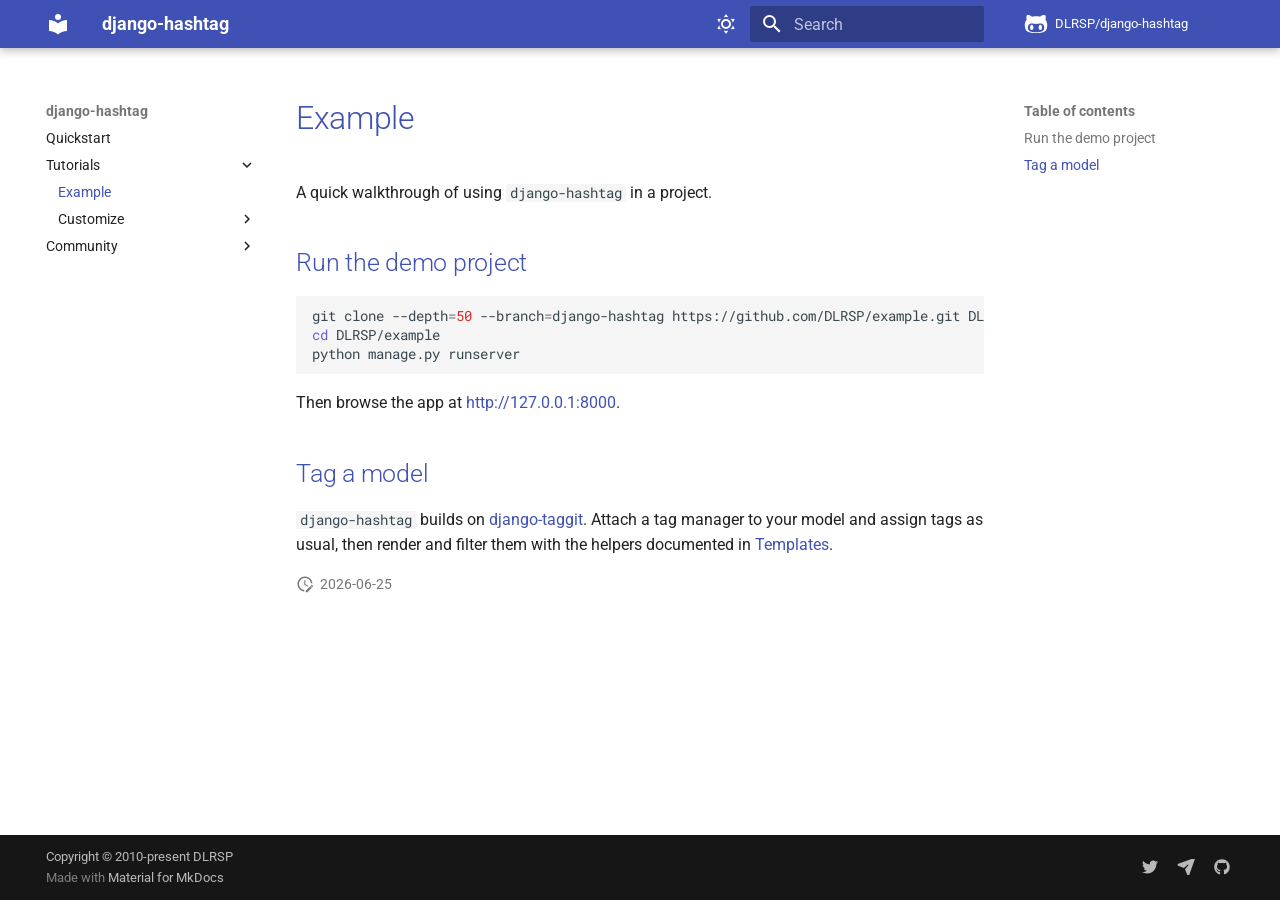
<file: tutorial/example/index.html>
<!doctype html>
<html lang="en" class="no-js">
  <head>
    
      <meta charset="utf-8">
      <meta name="viewport" content="width=device-width,initial-scale=1">
      
        <meta name="description" content="Django application template repository.">
      
      
      
        <link rel="canonical" href="https://github.com/DLRSP/django-hashtag/tutorial/example/">
      
      
        <link rel="prev" href="../..">
      
      
        <link rel="next" href="../templates/">
      
      
        
      
      
      <link rel="icon" href="../../assets/images/favicon.png">
      <meta name="generator" content="mkdocs-1.6.1, mkdocs-material-9.7.1">
    
    
      
        <title>Example - django-hashtag</title>
      
    
    
      <link rel="stylesheet" href="../../assets/stylesheets/main.484c7ddc.min.css">
      
        
        <link rel="stylesheet" href="../../assets/stylesheets/palette.ab4e12ef.min.css">
      
      


    
    
      
    
    
      
        
        
        <link rel="preconnect" href="https://fonts.gstatic.com" crossorigin>
        <link rel="stylesheet" href="https://fonts.googleapis.com/css?family=Roboto:300,300i,400,400i,700,700i%7CRoboto+Mono:400,400i,700,700i&display=fallback">
        <style>:root{--md-text-font:"Roboto";--md-code-font:"Roboto Mono"}</style>
      
    
    
    <script>__md_scope=new URL("../..",location),__md_hash=e=>[...e].reduce(((e,_)=>(e<<5)-e+_.charCodeAt(0)),0),__md_get=(e,_=localStorage,t=__md_scope)=>JSON.parse(_.getItem(t.pathname+"."+e)),__md_set=(e,_,t=localStorage,a=__md_scope)=>{try{t.setItem(a.pathname+"."+e,JSON.stringify(_))}catch(e){}}</script>
    
      
  


  
  

<script id="__analytics">function __md_analytics(){function e(){dataLayer.push(arguments)}window.dataLayer=window.dataLayer||[],e("js",new Date),e("config","G-XXXXXXX"),document.addEventListener("DOMContentLoaded",(function(){document.forms.search&&document.forms.search.query.addEventListener("blur",(function(){this.value&&e("event","search",{search_term:this.value})}));document$.subscribe((function(){var t=document.forms.feedback;if(void 0!==t)for(var a of t.querySelectorAll("[type=submit]"))a.addEventListener("click",(function(a){a.preventDefault();var n=document.location.pathname,d=this.getAttribute("data-md-value");e("event","feedback",{page:n,data:d}),t.firstElementChild.disabled=!0;var r=t.querySelector(".md-feedback__note [data-md-value='"+d+"']");r&&(r.hidden=!1)})),t.hidden=!1})),location$.subscribe((function(t){e("config","G-XXXXXXX",{page_path:t.pathname})}))}));var t=document.createElement("script");t.async=!0,t.src="https://www.googletagmanager.com/gtag/js?id=G-XXXXXXX",document.getElementById("__analytics").insertAdjacentElement("afterEnd",t)}</script>
  
    <script>"undefined"!=typeof __md_analytics&&__md_analytics()</script>
  

    
    
  </head>
  
  
    
    
      
    
    
    
    
    <body dir="ltr" data-md-color-scheme="default" data-md-color-primary="indigo" data-md-color-accent="indigo">
  
    
    <input class="md-toggle" data-md-toggle="drawer" type="checkbox" id="__drawer" autocomplete="off">
    <input class="md-toggle" data-md-toggle="search" type="checkbox" id="__search" autocomplete="off">
    <label class="md-overlay" for="__drawer"></label>
    <div data-md-component="skip">
      
        
        <a href="#example" class="md-skip">
          Skip to content
        </a>
      
    </div>
    <div data-md-component="announce">
      
    </div>
    
    
      

  

<header class="md-header md-header--shadow" data-md-component="header">
  <nav class="md-header__inner md-grid" aria-label="Header">
    <a href="../.." title="django-hashtag" class="md-header__button md-logo" aria-label="django-hashtag" data-md-component="logo">
      
  
  <svg xmlns="http://www.w3.org/2000/svg" viewBox="0 0 24 24"><path d="M12 8a3 3 0 0 0 3-3 3 3 0 0 0-3-3 3 3 0 0 0-3 3 3 3 0 0 0 3 3m0 3.54C9.64 9.35 6.5 8 3 8v11c3.5 0 6.64 1.35 9 3.54 2.36-2.19 5.5-3.54 9-3.54V8c-3.5 0-6.64 1.35-9 3.54"/></svg>

    </a>
    <label class="md-header__button md-icon" for="__drawer">
      
      <svg xmlns="http://www.w3.org/2000/svg" viewBox="0 0 24 24"><path d="M3 6h18v2H3zm0 5h18v2H3zm0 5h18v2H3z"/></svg>
    </label>
    <div class="md-header__title" data-md-component="header-title">
      <div class="md-header__ellipsis">
        <div class="md-header__topic">
          <span class="md-ellipsis">
            django-hashtag
          </span>
        </div>
        <div class="md-header__topic" data-md-component="header-topic">
          <span class="md-ellipsis">
            
              Example
            
          </span>
        </div>
      </div>
    </div>
    
      
        <form class="md-header__option" data-md-component="palette">
  
    
    
    
    <input class="md-option" data-md-color-media="" data-md-color-scheme="default" data-md-color-primary="indigo" data-md-color-accent="indigo"  aria-label="Switch to dark mode"  type="radio" name="__palette" id="__palette_0">
    
      <label class="md-header__button md-icon" title="Switch to dark mode" for="__palette_1" hidden>
        <svg xmlns="http://www.w3.org/2000/svg" viewBox="0 0 24 24"><path d="M12 7a5 5 0 0 1 5 5 5 5 0 0 1-5 5 5 5 0 0 1-5-5 5 5 0 0 1 5-5m0 2a3 3 0 0 0-3 3 3 3 0 0 0 3 3 3 3 0 0 0 3-3 3 3 0 0 0-3-3m0-7 2.39 3.42C13.65 5.15 12.84 5 12 5s-1.65.15-2.39.42zM3.34 7l4.16-.35A7.2 7.2 0 0 0 5.94 8.5c-.44.74-.69 1.5-.83 2.29zm.02 10 1.76-3.77a7.131 7.131 0 0 0 2.38 4.14zM20.65 7l-1.77 3.79a7.02 7.02 0 0 0-2.38-4.15zm-.01 10-4.14.36c.59-.51 1.12-1.14 1.54-1.86.42-.73.69-1.5.83-2.29zM12 22l-2.41-3.44c.74.27 1.55.44 2.41.44.82 0 1.63-.17 2.37-.44z"/></svg>
      </label>
    
  
    
    
    
    <input class="md-option" data-md-color-media="" data-md-color-scheme="slate" data-md-color-primary="indigo" data-md-color-accent="indigo"  aria-label="Switch to light mode"  type="radio" name="__palette" id="__palette_1">
    
      <label class="md-header__button md-icon" title="Switch to light mode" for="__palette_0" hidden>
        <svg xmlns="http://www.w3.org/2000/svg" viewBox="0 0 24 24"><path d="m17.75 4.09-2.53 1.94.91 3.06-2.63-1.81-2.63 1.81.91-3.06-2.53-1.94L12.44 4l1.06-3 1.06 3zm3.5 6.91-1.64 1.25.59 1.98-1.7-1.17-1.7 1.17.59-1.98L15.75 11l2.06-.05L18.5 9l.69 1.95zm-2.28 4.95c.83-.08 1.72 1.1 1.19 1.85-.32.45-.66.87-1.08 1.27C15.17 23 8.84 23 4.94 19.07c-3.91-3.9-3.91-10.24 0-14.14.4-.4.82-.76 1.27-1.08.75-.53 1.93.36 1.85 1.19-.27 2.86.69 5.83 2.89 8.02a9.96 9.96 0 0 0 8.02 2.89m-1.64 2.02a12.08 12.08 0 0 1-7.8-3.47c-2.17-2.19-3.33-5-3.49-7.82-2.81 3.14-2.7 7.96.31 10.98 3.02 3.01 7.84 3.12 10.98.31"/></svg>
      </label>
    
  
</form>
      
    
    
      <script>var palette=__md_get("__palette");if(palette&&palette.color){if("(prefers-color-scheme)"===palette.color.media){var media=matchMedia("(prefers-color-scheme: light)"),input=document.querySelector(media.matches?"[data-md-color-media='(prefers-color-scheme: light)']":"[data-md-color-media='(prefers-color-scheme: dark)']");palette.color.media=input.getAttribute("data-md-color-media"),palette.color.scheme=input.getAttribute("data-md-color-scheme"),palette.color.primary=input.getAttribute("data-md-color-primary"),palette.color.accent=input.getAttribute("data-md-color-accent")}for(var[key,value]of Object.entries(palette.color))document.body.setAttribute("data-md-color-"+key,value)}</script>
    
    
    
      
      
        <label class="md-header__button md-icon" for="__search">
          
          <svg xmlns="http://www.w3.org/2000/svg" viewBox="0 0 24 24"><path d="M9.5 3A6.5 6.5 0 0 1 16 9.5c0 1.61-.59 3.09-1.56 4.23l.27.27h.79l5 5-1.5 1.5-5-5v-.79l-.27-.27A6.52 6.52 0 0 1 9.5 16 6.5 6.5 0 0 1 3 9.5 6.5 6.5 0 0 1 9.5 3m0 2C7 5 5 7 5 9.5S7 14 9.5 14 14 12 14 9.5 12 5 9.5 5"/></svg>
        </label>
        <div class="md-search" data-md-component="search" role="dialog">
  <label class="md-search__overlay" for="__search"></label>
  <div class="md-search__inner" role="search">
    <form class="md-search__form" name="search">
      <input type="text" class="md-search__input" name="query" aria-label="Search" placeholder="Search" autocapitalize="off" autocorrect="off" autocomplete="off" spellcheck="false" data-md-component="search-query" required>
      <label class="md-search__icon md-icon" for="__search">
        
        <svg xmlns="http://www.w3.org/2000/svg" viewBox="0 0 24 24"><path d="M9.5 3A6.5 6.5 0 0 1 16 9.5c0 1.61-.59 3.09-1.56 4.23l.27.27h.79l5 5-1.5 1.5-5-5v-.79l-.27-.27A6.52 6.52 0 0 1 9.5 16 6.5 6.5 0 0 1 3 9.5 6.5 6.5 0 0 1 9.5 3m0 2C7 5 5 7 5 9.5S7 14 9.5 14 14 12 14 9.5 12 5 9.5 5"/></svg>
        
        <svg xmlns="http://www.w3.org/2000/svg" viewBox="0 0 24 24"><path d="M20 11v2H8l5.5 5.5-1.42 1.42L4.16 12l7.92-7.92L13.5 5.5 8 11z"/></svg>
      </label>
      <nav class="md-search__options" aria-label="Search">
        
        <button type="reset" class="md-search__icon md-icon" title="Clear" aria-label="Clear" tabindex="-1">
          
          <svg xmlns="http://www.w3.org/2000/svg" viewBox="0 0 24 24"><path d="M19 6.41 17.59 5 12 10.59 6.41 5 5 6.41 10.59 12 5 17.59 6.41 19 12 13.41 17.59 19 19 17.59 13.41 12z"/></svg>
        </button>
      </nav>
      
        <div class="md-search__suggest" data-md-component="search-suggest"></div>
      
    </form>
    <div class="md-search__output">
      <div class="md-search__scrollwrap" tabindex="0" data-md-scrollfix>
        <div class="md-search-result" data-md-component="search-result">
          <div class="md-search-result__meta">
            Initializing search
          </div>
          <ol class="md-search-result__list" role="presentation"></ol>
        </div>
      </div>
    </div>
  </div>
</div>
      
    
    
      <div class="md-header__source">
        <a href="https://github.com/DLRSP/django-hashtag/" title="Go to repository" class="md-source" data-md-component="source">
  <div class="md-source__icon md-icon">
    
    <svg xmlns="http://www.w3.org/2000/svg" viewBox="0 0 512 512"><!--! Font Awesome Free 7.1.0 by @fontawesome - https://fontawesome.com License - https://fontawesome.com/license/free (Icons: CC BY 4.0, Fonts: SIL OFL 1.1, Code: MIT License) Copyright 2025 Fonticons, Inc.--><path d="M202.1 328.7c0 20.9-10.9 55.1-36.7 55.1s-36.7-34.2-36.7-55.1 10.9-55.1 36.7-55.1 36.7 34.2 36.7 55.1M496 278.2c0 31.9-3.2 65.7-17.5 95-37.9 76.6-142.1 74.8-216.7 74.8-75.8 0-186.2 2.7-225.6-74.8-14.6-29-20.2-63.1-20.2-95 0-41.9 13.9-81.5 41.5-113.6-5.2-15.8-7.7-32.4-7.7-48.8 0-21.5 4.9-32.3 14.6-51.8 45.3 0 74.3 9 108.8 36 29-6.9 58.8-10 88.7-10 27 0 54.2 2.9 80.4 9.2 34-26.7 63-35.2 107.8-35.2 9.8 19.5 14.6 30.3 14.6 51.8 0 16.4-2.6 32.7-7.7 48.2 27.5 32.4 39 72.3 39 114.2m-64.3 50.5c0-43.9-26.7-82.6-73.5-82.6-18.9 0-37 3.4-56 6-14.9 2.3-29.8 3.2-45.1 3.2-15.2 0-30.1-.9-45.1-3.2-18.7-2.6-37-6-56-6-46.8 0-73.5 38.7-73.5 82.6 0 87.8 80.4 101.3 150.4 101.3h48.2c70.3 0 150.6-13.4 150.6-101.3m-82.6-55.1c-25.8 0-36.7 34.2-36.7 55.1s10.9 55.1 36.7 55.1 36.7-34.2 36.7-55.1-10.9-55.1-36.7-55.1"/></svg>
  </div>
  <div class="md-source__repository">
    DLRSP/django-hashtag
  </div>
</a>
      </div>
    
  </nav>
  
</header>
    
    <div class="md-container" data-md-component="container">
      
      
        
          
        
      
      <main class="md-main" data-md-component="main">
        <div class="md-main__inner md-grid">
          
            
              
              <div class="md-sidebar md-sidebar--primary" data-md-component="sidebar" data-md-type="navigation" >
                <div class="md-sidebar__scrollwrap">
                  <div class="md-sidebar__inner">
                    



<nav class="md-nav md-nav--primary" aria-label="Navigation" data-md-level="0">
  <label class="md-nav__title" for="__drawer">
    <a href="../.." title="django-hashtag" class="md-nav__button md-logo" aria-label="django-hashtag" data-md-component="logo">
      
  
  <svg xmlns="http://www.w3.org/2000/svg" viewBox="0 0 24 24"><path d="M12 8a3 3 0 0 0 3-3 3 3 0 0 0-3-3 3 3 0 0 0-3 3 3 3 0 0 0 3 3m0 3.54C9.64 9.35 6.5 8 3 8v11c3.5 0 6.64 1.35 9 3.54 2.36-2.19 5.5-3.54 9-3.54V8c-3.5 0-6.64 1.35-9 3.54"/></svg>

    </a>
    django-hashtag
  </label>
  
    <div class="md-nav__source">
      <a href="https://github.com/DLRSP/django-hashtag/" title="Go to repository" class="md-source" data-md-component="source">
  <div class="md-source__icon md-icon">
    
    <svg xmlns="http://www.w3.org/2000/svg" viewBox="0 0 512 512"><!--! Font Awesome Free 7.1.0 by @fontawesome - https://fontawesome.com License - https://fontawesome.com/license/free (Icons: CC BY 4.0, Fonts: SIL OFL 1.1, Code: MIT License) Copyright 2025 Fonticons, Inc.--><path d="M202.1 328.7c0 20.9-10.9 55.1-36.7 55.1s-36.7-34.2-36.7-55.1 10.9-55.1 36.7-55.1 36.7 34.2 36.7 55.1M496 278.2c0 31.9-3.2 65.7-17.5 95-37.9 76.6-142.1 74.8-216.7 74.8-75.8 0-186.2 2.7-225.6-74.8-14.6-29-20.2-63.1-20.2-95 0-41.9 13.9-81.5 41.5-113.6-5.2-15.8-7.7-32.4-7.7-48.8 0-21.5 4.9-32.3 14.6-51.8 45.3 0 74.3 9 108.8 36 29-6.9 58.8-10 88.7-10 27 0 54.2 2.9 80.4 9.2 34-26.7 63-35.2 107.8-35.2 9.8 19.5 14.6 30.3 14.6 51.8 0 16.4-2.6 32.7-7.7 48.2 27.5 32.4 39 72.3 39 114.2m-64.3 50.5c0-43.9-26.7-82.6-73.5-82.6-18.9 0-37 3.4-56 6-14.9 2.3-29.8 3.2-45.1 3.2-15.2 0-30.1-.9-45.1-3.2-18.7-2.6-37-6-56-6-46.8 0-73.5 38.7-73.5 82.6 0 87.8 80.4 101.3 150.4 101.3h48.2c70.3 0 150.6-13.4 150.6-101.3m-82.6-55.1c-25.8 0-36.7 34.2-36.7 55.1s10.9 55.1 36.7 55.1 36.7-34.2 36.7-55.1-10.9-55.1-36.7-55.1"/></svg>
  </div>
  <div class="md-source__repository">
    DLRSP/django-hashtag
  </div>
</a>
    </div>
  
  <ul class="md-nav__list" data-md-scrollfix>
    
      
      
  
  
  
  
    <li class="md-nav__item">
      <a href="../.." class="md-nav__link">
        
  
  
  <span class="md-ellipsis">
    
  
    Quickstart
  

    
  </span>
  
  

      </a>
    </li>
  

    
      
      
  
  
    
  
  
  
    
    
    
    
    
    <li class="md-nav__item md-nav__item--active md-nav__item--nested">
      
        
        
        <input class="md-nav__toggle md-toggle " type="checkbox" id="__nav_2" checked>
        
          
          <label class="md-nav__link" for="__nav_2" id="__nav_2_label" tabindex="0">
            
  
  
  <span class="md-ellipsis">
    
  
    Tutorials
  

    
  </span>
  
  

            <span class="md-nav__icon md-icon"></span>
          </label>
        
        <nav class="md-nav" data-md-level="1" aria-labelledby="__nav_2_label" aria-expanded="true">
          <label class="md-nav__title" for="__nav_2">
            <span class="md-nav__icon md-icon"></span>
            
  
    Tutorials
  

          </label>
          <ul class="md-nav__list" data-md-scrollfix>
            
              
                
  
  
    
  
  
  
    <li class="md-nav__item md-nav__item--active">
      
      <input class="md-nav__toggle md-toggle" type="checkbox" id="__toc">
      
      
        
      
      
        <label class="md-nav__link md-nav__link--active" for="__toc">
          
  
  
  <span class="md-ellipsis">
    
  
    Example
  

    
  </span>
  
  

          <span class="md-nav__icon md-icon"></span>
        </label>
      
      <a href="./" class="md-nav__link md-nav__link--active">
        
  
  
  <span class="md-ellipsis">
    
  
    Example
  

    
  </span>
  
  

      </a>
      
        

<nav class="md-nav md-nav--secondary" aria-label="Table of contents">
  
  
  
    
  
  
    <label class="md-nav__title" for="__toc">
      <span class="md-nav__icon md-icon"></span>
      Table of contents
    </label>
    <ul class="md-nav__list" data-md-component="toc" data-md-scrollfix>
      
        <li class="md-nav__item">
  <a href="#run-the-demo-project" class="md-nav__link">
    <span class="md-ellipsis">
      
        Run the demo project
      
    </span>
  </a>
  
</li>
      
        <li class="md-nav__item">
  <a href="#tag-a-model" class="md-nav__link">
    <span class="md-ellipsis">
      
        Tag a model
      
    </span>
  </a>
  
</li>
      
    </ul>
  
</nav>
      
    </li>
  

              
            
              
                
  
  
  
  
    
    
    
    
    
    <li class="md-nav__item md-nav__item--nested">
      
        
        
        <input class="md-nav__toggle md-toggle " type="checkbox" id="__nav_2_2" >
        
          
          <label class="md-nav__link" for="__nav_2_2" id="__nav_2_2_label" tabindex="0">
            
  
  
  <span class="md-ellipsis">
    
  
    Customize
  

    
  </span>
  
  

            <span class="md-nav__icon md-icon"></span>
          </label>
        
        <nav class="md-nav" data-md-level="2" aria-labelledby="__nav_2_2_label" aria-expanded="false">
          <label class="md-nav__title" for="__nav_2_2">
            <span class="md-nav__icon md-icon"></span>
            
  
    Customize
  

          </label>
          <ul class="md-nav__list" data-md-scrollfix>
            
              
                
  
  
  
  
    <li class="md-nav__item">
      <a href="../templates/" class="md-nav__link">
        
  
  
  <span class="md-ellipsis">
    
  
    Templates
  

    
  </span>
  
  

      </a>
    </li>
  

              
            
              
                
  
  
  
  
    <li class="md-nav__item">
      <a href="../images/" class="md-nav__link">
        
  
  
  <span class="md-ellipsis">
    
  
    Images
  

    
  </span>
  
  

      </a>
    </li>
  

              
            
          </ul>
        </nav>
      
    </li>
  

              
            
          </ul>
        </nav>
      
    </li>
  

    
      
      
  
  
  
  
    
    
    
    
    
    <li class="md-nav__item md-nav__item--nested">
      
        
        
        <input class="md-nav__toggle md-toggle " type="checkbox" id="__nav_3" >
        
          
          <label class="md-nav__link" for="__nav_3" id="__nav_3_label" tabindex="0">
            
  
  
  <span class="md-ellipsis">
    
  
    Community
  

    
  </span>
  
  

            <span class="md-nav__icon md-icon"></span>
          </label>
        
        <nav class="md-nav" data-md-level="1" aria-labelledby="__nav_3_label" aria-expanded="false">
          <label class="md-nav__title" for="__nav_3">
            <span class="md-nav__icon md-icon"></span>
            
  
    Community
  

          </label>
          <ul class="md-nav__list" data-md-scrollfix>
            
              
                
  
  
  
  
    <li class="md-nav__item">
      <a href="../../community/references/" class="md-nav__link">
        
  
  
  <span class="md-ellipsis">
    
  
    References
  

    
  </span>
  
  

      </a>
    </li>
  

              
            
              
                
  
  
  
  
    <li class="md-nav__item">
      <a href="../../community/contributing/" class="md-nav__link">
        
  
  
  <span class="md-ellipsis">
    
  
    Contributing
  

    
  </span>
  
  

      </a>
    </li>
  

              
            
              
                
  
  
  
  
    <li class="md-nav__item">
      <a href="../../community/third-party-packages/" class="md-nav__link">
        
  
  
  <span class="md-ellipsis">
    
  
    Third-Party-Packages
  

    
  </span>
  
  

      </a>
    </li>
  

              
            
          </ul>
        </nav>
      
    </li>
  

    
  </ul>
</nav>
                  </div>
                </div>
              </div>
            
            
              
              <div class="md-sidebar md-sidebar--secondary" data-md-component="sidebar" data-md-type="toc" >
                <div class="md-sidebar__scrollwrap">
                  <div class="md-sidebar__inner">
                    

<nav class="md-nav md-nav--secondary" aria-label="Table of contents">
  
  
  
    
  
  
    <label class="md-nav__title" for="__toc">
      <span class="md-nav__icon md-icon"></span>
      Table of contents
    </label>
    <ul class="md-nav__list" data-md-component="toc" data-md-scrollfix>
      
        <li class="md-nav__item">
  <a href="#run-the-demo-project" class="md-nav__link">
    <span class="md-ellipsis">
      
        Run the demo project
      
    </span>
  </a>
  
</li>
      
        <li class="md-nav__item">
  <a href="#tag-a-model" class="md-nav__link">
    <span class="md-ellipsis">
      
        Tag a model
      
    </span>
  </a>
  
</li>
      
    </ul>
  
</nav>
                  </div>
                </div>
              </div>
            
          
          
            <div class="md-content" data-md-component="content">
              
              <article class="md-content__inner md-typeset">
                
                  


  
  


<h1 id="example"><a class="toclink" href="#example">Example</a></h1>
<p>A quick walkthrough of using <code>django-hashtag</code> in a project.</p>
<h2 id="run-the-demo-project"><a class="toclink" href="#run-the-demo-project">Run the demo project</a></h2>
<div class="highlight"><pre><span></span><code>git<span class="w"> </span>clone<span class="w"> </span>--depth<span class="o">=</span><span class="m">50</span><span class="w"> </span>--branch<span class="o">=</span>django-hashtag<span class="w"> </span>https://github.com/DLRSP/example.git<span class="w"> </span>DLRSP/example
<span class="nb">cd</span><span class="w"> </span>DLRSP/example
python<span class="w"> </span>manage.py<span class="w"> </span>runserver
</code></pre></div>
<p>Then browse the app at <a href="http://127.0.0.1:8000">http://127.0.0.1:8000</a>.</p>
<h2 id="tag-a-model"><a class="toclink" href="#tag-a-model">Tag a model</a></h2>
<p><code>django-hashtag</code> builds on <a href="https://github.com/jazzband/django-taggit">django-taggit</a>.
Attach a tag manager to your model and assign tags as usual, then render and
filter them with the helpers documented in <a href="../templates/">Templates</a>.</p>







  
    
  
  


  <aside class="md-source-file">
    
      
  <span class="md-source-file__fact">
    <span class="md-icon" title="Last update">
      <svg xmlns="http://www.w3.org/2000/svg" viewBox="0 0 24 24"><path d="M21 13.1c-.1 0-.3.1-.4.2l-1 1 2.1 2.1 1-1c.2-.2.2-.6 0-.8l-1.3-1.3c-.1-.1-.2-.2-.4-.2m-1.9 1.8-6.1 6V23h2.1l6.1-6.1zM12.5 7v5.2l4 2.4-1 1L11 13V7zM11 21.9c-5.1-.5-9-4.8-9-9.9C2 6.5 6.5 2 12 2c5.3 0 9.6 4.1 10 9.3-.3-.1-.6-.2-1-.2s-.7.1-1 .2C19.6 7.2 16.2 4 12 4c-4.4 0-8 3.6-8 8 0 4.1 3.1 7.5 7.1 7.9l-.1.2z"/></svg>
    </span>
    2026-06-25
  </span>

    
    
    
    
  </aside>


  




                
              </article>
            </div>
          
          
  <script>var tabs=__md_get("__tabs");if(Array.isArray(tabs))e:for(var set of document.querySelectorAll(".tabbed-set")){var labels=set.querySelector(".tabbed-labels");for(var tab of tabs)for(var label of labels.getElementsByTagName("label"))if(label.innerText.trim()===tab){var input=document.getElementById(label.htmlFor);input.checked=!0;continue e}}</script>

<script>var target=document.getElementById(location.hash.slice(1));target&&target.name&&(target.checked=target.name.startsWith("__tabbed_"))</script>
        </div>
        
          <button type="button" class="md-top md-icon" data-md-component="top" hidden>
  
  <svg xmlns="http://www.w3.org/2000/svg" viewBox="0 0 24 24"><path d="M13 20h-2V8l-5.5 5.5-1.42-1.42L12 4.16l7.92 7.92-1.42 1.42L13 8z"/></svg>
  Back to top
</button>
        
      </main>
      
        <footer class="md-footer">
  
  <div class="md-footer-meta md-typeset">
    <div class="md-footer-meta__inner md-grid">
      <div class="md-copyright">
  
    <div class="md-copyright__highlight">
      Copyright &copy; 2010-present DLRSP
    </div>
  
  
    Made with
    <a href="https://squidfunk.github.io/mkdocs-material/" target="_blank" rel="noopener">
      Material for MkDocs
    </a>
  
</div>
      
        
<div class="md-social">
  
    
    
    
    
    <a href="https://twitter.com/DlrspTwits" target="_blank" rel="noopener" title="DLRSP on Twitter" class="md-social__link">
      <svg xmlns="http://www.w3.org/2000/svg" viewBox="0 0 512 512"><!--! Font Awesome Free 7.1.0 by @fontawesome - https://fontawesome.com License - https://fontawesome.com/license/free (Icons: CC BY 4.0, Fonts: SIL OFL 1.1, Code: MIT License) Copyright 2025 Fonticons, Inc.--><path d="M459.4 151.7c.3 4.5.3 9.1.3 13.6 0 138.7-105.6 298.6-298.6 298.6-59.5 0-114.7-17.2-161.1-47.1 8.4 1 16.6 1.3 25.3 1.3 49.1 0 94.2-16.6 130.3-44.8-46.1-1-84.8-31.2-98.1-72.8 6.5 1 13 1.6 19.8 1.6 9.4 0 18.8-1.3 27.6-3.6-48.1-9.7-84.1-52-84.1-103v-1.3c14 7.8 30.2 12.7 47.4 13.3-28.3-18.8-46.8-51-46.8-87.4 0-19.5 5.2-37.4 14.3-53C87.4 130.8 165 172.4 252.1 176.9c-1.6-7.8-2.6-15.9-2.6-24C249.5 95.1 296.3 48 354.4 48c30.2 0 57.5 12.7 76.7 33.1 23.7-4.5 46.5-13.3 66.6-25.3-7.8 24.4-24.4 44.8-46.1 57.8 21.1-2.3 41.6-8.1 60.4-16.2-14.3 20.8-32.2 39.3-52.6 54.3"/></svg>
    </a>
  
    
    
    
    
    <a href="mailto:dlrsp.dev@gmail.com" target="_blank" rel="noopener" title="" class="md-social__link">
      <svg xmlns="http://www.w3.org/2000/svg" viewBox="0 0 576 512"><!--! Font Awesome Free 7.1.0 by @fontawesome - https://fontawesome.com License - https://fontawesome.com/license/free (Icons: CC BY 4.0, Fonts: SIL OFL 1.1, Code: MIT License) Copyright 2025 Fonticons, Inc.--><path d="M536.4-26.3c9.8-3.5 20.6-1 28 6.3s9.8 18.2 6.3 28l-178 496.9c-5 13.9-18.1 23.1-32.8 23.1-14.2 0-27-8.6-32.3-21.7l-64.2-158c-4.5-11-2.5-23.6 5.2-32.6l94.5-112.4c5.1-6.1 4.7-15-.9-20.6s-14.6-6-20.6-.9l-112.4 94.3c-9.1 7.6-21.6 9.6-32.6 5.2L38.1 216.8c-13.1-5.3-21.7-18.1-21.7-32.3 0-14.7 9.2-27.8 23.1-32.8z"/></svg>
    </a>
  
    
    
    
    
      
      
    
    <a href="https://github.com/DLRSP" target="_blank" rel="noopener" title="github.com" class="md-social__link">
      <svg xmlns="http://www.w3.org/2000/svg" viewBox="0 0 512 512"><!--! Font Awesome Free 7.1.0 by @fontawesome - https://fontawesome.com License - https://fontawesome.com/license/free (Icons: CC BY 4.0, Fonts: SIL OFL 1.1, Code: MIT License) Copyright 2025 Fonticons, Inc.--><path d="M173.9 397.4c0 2-2.3 3.6-5.2 3.6-3.3.3-5.6-1.3-5.6-3.6 0-2 2.3-3.6 5.2-3.6 3-.3 5.6 1.3 5.6 3.6m-31.1-4.5c-.7 2 1.3 4.3 4.3 4.9 2.6 1 5.6 0 6.2-2s-1.3-4.3-4.3-5.2c-2.6-.7-5.5.3-6.2 2.3m44.2-1.7c-2.9.7-4.9 2.6-4.6 4.9.3 2 2.9 3.3 5.9 2.6 2.9-.7 4.9-2.6 4.6-4.6-.3-1.9-3-3.2-5.9-2.9M252.8 8C114.1 8 8 113.3 8 252c0 110.9 69.8 205.8 169.5 239.2 12.8 2.3 17.3-5.6 17.3-12.1 0-6.2-.3-40.4-.3-61.4 0 0-70 15-84.7-29.8 0 0-11.4-29.1-27.8-36.6 0 0-22.9-15.7 1.6-15.4 0 0 24.9 2 38.6 25.8 21.9 38.6 58.6 27.5 72.9 20.9 2.3-16 8.8-27.1 16-33.7-55.9-6.2-112.3-14.3-112.3-110.5 0-27.5 7.6-41.3 23.6-58.9-2.6-6.5-11.1-33.3 2.6-67.9 20.9-6.5 69 27 69 27 20-5.6 41.5-8.5 62.8-8.5s42.8 2.9 62.8 8.5c0 0 48.1-33.6 69-27 13.7 34.7 5.2 61.4 2.6 67.9 16 17.7 25.8 31.5 25.8 58.9 0 96.5-58.9 104.2-114.8 110.5 9.2 7.9 17 22.9 17 46.4 0 33.7-.3 75.4-.3 83.6 0 6.5 4.6 14.4 17.3 12.1C436.2 457.8 504 362.9 504 252 504 113.3 391.5 8 252.8 8M105.2 352.9c-1.3 1-1 3.3.7 5.2 1.6 1.6 3.9 2.3 5.2 1 1.3-1 1-3.3-.7-5.2-1.6-1.6-3.9-2.3-5.2-1m-10.8-8.1c-.7 1.3.3 2.9 2.3 3.9 1.6 1 3.6.7 4.3-.7.7-1.3-.3-2.9-2.3-3.9-2-.6-3.6-.3-4.3.7m32.4 35.6c-1.6 1.3-1 4.3 1.3 6.2 2.3 2.3 5.2 2.6 6.5 1 1.3-1.3.7-4.3-1.3-6.2-2.2-2.3-5.2-2.6-6.5-1m-11.4-14.7c-1.6 1-1.6 3.6 0 5.9s4.3 3.3 5.6 2.3c1.6-1.3 1.6-3.9 0-6.2-1.4-2.3-4-3.3-5.6-2"/></svg>
    </a>
  
</div>
      
    </div>
  </div>
</footer>
      
    </div>
    <div class="md-dialog" data-md-component="dialog">
      <div class="md-dialog__inner md-typeset"></div>
    </div>
    
    
    
      
      
      <script id="__config" type="application/json">{"annotate": null, "base": "../..", "features": ["navigation.instant", "navigation.top", "content.code.annotate", "content.tabs.link", "search.suggest", "search.highlight"], "search": "../../assets/javascripts/workers/search.2c215733.min.js", "tags": null, "translations": {"clipboard.copied": "Copied to clipboard", "clipboard.copy": "Copy to clipboard", "search.result.more.one": "1 more on this page", "search.result.more.other": "# more on this page", "search.result.none": "No matching documents", "search.result.one": "1 matching document", "search.result.other": "# matching documents", "search.result.placeholder": "Type to start searching", "search.result.term.missing": "Missing", "select.version": "Select version"}, "version": null}</script>
    
    
      <script src="../../assets/javascripts/bundle.79ae519e.min.js"></script>
      
    
  </body>
</html>
</file>
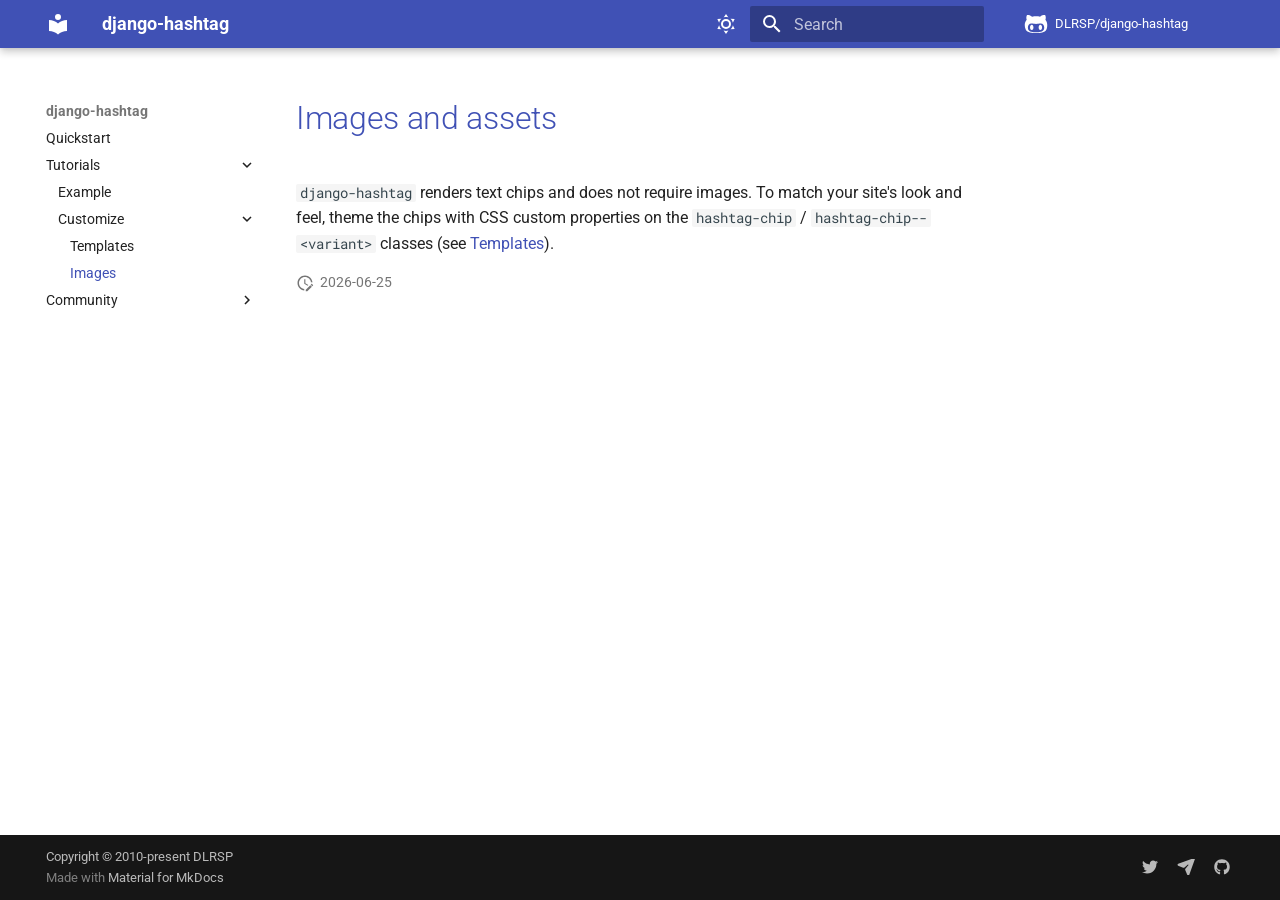
<file: tutorial/images/index.html>
<!doctype html>
<html lang="en" class="no-js">
  <head>
    
      <meta charset="utf-8">
      <meta name="viewport" content="width=device-width,initial-scale=1">
      
        <meta name="description" content="Django application template repository.">
      
      
      
        <link rel="canonical" href="https://github.com/DLRSP/django-hashtag/tutorial/images/">
      
      
        <link rel="prev" href="../templates/">
      
      
        <link rel="next" href="../../community/references/">
      
      
        
      
      
      <link rel="icon" href="../../assets/images/favicon.png">
      <meta name="generator" content="mkdocs-1.6.1, mkdocs-material-9.7.1">
    
    
      
        <title>Images - django-hashtag</title>
      
    
    
      <link rel="stylesheet" href="../../assets/stylesheets/main.484c7ddc.min.css">
      
        
        <link rel="stylesheet" href="../../assets/stylesheets/palette.ab4e12ef.min.css">
      
      


    
    
      
    
    
      
        
        
        <link rel="preconnect" href="https://fonts.gstatic.com" crossorigin>
        <link rel="stylesheet" href="https://fonts.googleapis.com/css?family=Roboto:300,300i,400,400i,700,700i%7CRoboto+Mono:400,400i,700,700i&display=fallback">
        <style>:root{--md-text-font:"Roboto";--md-code-font:"Roboto Mono"}</style>
      
    
    
    <script>__md_scope=new URL("../..",location),__md_hash=e=>[...e].reduce(((e,_)=>(e<<5)-e+_.charCodeAt(0)),0),__md_get=(e,_=localStorage,t=__md_scope)=>JSON.parse(_.getItem(t.pathname+"."+e)),__md_set=(e,_,t=localStorage,a=__md_scope)=>{try{t.setItem(a.pathname+"."+e,JSON.stringify(_))}catch(e){}}</script>
    
      
  


  
  

<script id="__analytics">function __md_analytics(){function e(){dataLayer.push(arguments)}window.dataLayer=window.dataLayer||[],e("js",new Date),e("config","G-XXXXXXX"),document.addEventListener("DOMContentLoaded",(function(){document.forms.search&&document.forms.search.query.addEventListener("blur",(function(){this.value&&e("event","search",{search_term:this.value})}));document$.subscribe((function(){var t=document.forms.feedback;if(void 0!==t)for(var a of t.querySelectorAll("[type=submit]"))a.addEventListener("click",(function(a){a.preventDefault();var n=document.location.pathname,d=this.getAttribute("data-md-value");e("event","feedback",{page:n,data:d}),t.firstElementChild.disabled=!0;var r=t.querySelector(".md-feedback__note [data-md-value='"+d+"']");r&&(r.hidden=!1)})),t.hidden=!1})),location$.subscribe((function(t){e("config","G-XXXXXXX",{page_path:t.pathname})}))}));var t=document.createElement("script");t.async=!0,t.src="https://www.googletagmanager.com/gtag/js?id=G-XXXXXXX",document.getElementById("__analytics").insertAdjacentElement("afterEnd",t)}</script>
  
    <script>"undefined"!=typeof __md_analytics&&__md_analytics()</script>
  

    
    
  </head>
  
  
    
    
      
    
    
    
    
    <body dir="ltr" data-md-color-scheme="default" data-md-color-primary="indigo" data-md-color-accent="indigo">
  
    
    <input class="md-toggle" data-md-toggle="drawer" type="checkbox" id="__drawer" autocomplete="off">
    <input class="md-toggle" data-md-toggle="search" type="checkbox" id="__search" autocomplete="off">
    <label class="md-overlay" for="__drawer"></label>
    <div data-md-component="skip">
      
        
        <a href="#images-and-assets" class="md-skip">
          Skip to content
        </a>
      
    </div>
    <div data-md-component="announce">
      
    </div>
    
    
      

  

<header class="md-header md-header--shadow" data-md-component="header">
  <nav class="md-header__inner md-grid" aria-label="Header">
    <a href="../.." title="django-hashtag" class="md-header__button md-logo" aria-label="django-hashtag" data-md-component="logo">
      
  
  <svg xmlns="http://www.w3.org/2000/svg" viewBox="0 0 24 24"><path d="M12 8a3 3 0 0 0 3-3 3 3 0 0 0-3-3 3 3 0 0 0-3 3 3 3 0 0 0 3 3m0 3.54C9.64 9.35 6.5 8 3 8v11c3.5 0 6.64 1.35 9 3.54 2.36-2.19 5.5-3.54 9-3.54V8c-3.5 0-6.64 1.35-9 3.54"/></svg>

    </a>
    <label class="md-header__button md-icon" for="__drawer">
      
      <svg xmlns="http://www.w3.org/2000/svg" viewBox="0 0 24 24"><path d="M3 6h18v2H3zm0 5h18v2H3zm0 5h18v2H3z"/></svg>
    </label>
    <div class="md-header__title" data-md-component="header-title">
      <div class="md-header__ellipsis">
        <div class="md-header__topic">
          <span class="md-ellipsis">
            django-hashtag
          </span>
        </div>
        <div class="md-header__topic" data-md-component="header-topic">
          <span class="md-ellipsis">
            
              Images
            
          </span>
        </div>
      </div>
    </div>
    
      
        <form class="md-header__option" data-md-component="palette">
  
    
    
    
    <input class="md-option" data-md-color-media="" data-md-color-scheme="default" data-md-color-primary="indigo" data-md-color-accent="indigo"  aria-label="Switch to dark mode"  type="radio" name="__palette" id="__palette_0">
    
      <label class="md-header__button md-icon" title="Switch to dark mode" for="__palette_1" hidden>
        <svg xmlns="http://www.w3.org/2000/svg" viewBox="0 0 24 24"><path d="M12 7a5 5 0 0 1 5 5 5 5 0 0 1-5 5 5 5 0 0 1-5-5 5 5 0 0 1 5-5m0 2a3 3 0 0 0-3 3 3 3 0 0 0 3 3 3 3 0 0 0 3-3 3 3 0 0 0-3-3m0-7 2.39 3.42C13.65 5.15 12.84 5 12 5s-1.65.15-2.39.42zM3.34 7l4.16-.35A7.2 7.2 0 0 0 5.94 8.5c-.44.74-.69 1.5-.83 2.29zm.02 10 1.76-3.77a7.131 7.131 0 0 0 2.38 4.14zM20.65 7l-1.77 3.79a7.02 7.02 0 0 0-2.38-4.15zm-.01 10-4.14.36c.59-.51 1.12-1.14 1.54-1.86.42-.73.69-1.5.83-2.29zM12 22l-2.41-3.44c.74.27 1.55.44 2.41.44.82 0 1.63-.17 2.37-.44z"/></svg>
      </label>
    
  
    
    
    
    <input class="md-option" data-md-color-media="" data-md-color-scheme="slate" data-md-color-primary="indigo" data-md-color-accent="indigo"  aria-label="Switch to light mode"  type="radio" name="__palette" id="__palette_1">
    
      <label class="md-header__button md-icon" title="Switch to light mode" for="__palette_0" hidden>
        <svg xmlns="http://www.w3.org/2000/svg" viewBox="0 0 24 24"><path d="m17.75 4.09-2.53 1.94.91 3.06-2.63-1.81-2.63 1.81.91-3.06-2.53-1.94L12.44 4l1.06-3 1.06 3zm3.5 6.91-1.64 1.25.59 1.98-1.7-1.17-1.7 1.17.59-1.98L15.75 11l2.06-.05L18.5 9l.69 1.95zm-2.28 4.95c.83-.08 1.72 1.1 1.19 1.85-.32.45-.66.87-1.08 1.27C15.17 23 8.84 23 4.94 19.07c-3.91-3.9-3.91-10.24 0-14.14.4-.4.82-.76 1.27-1.08.75-.53 1.93.36 1.85 1.19-.27 2.86.69 5.83 2.89 8.02a9.96 9.96 0 0 0 8.02 2.89m-1.64 2.02a12.08 12.08 0 0 1-7.8-3.47c-2.17-2.19-3.33-5-3.49-7.82-2.81 3.14-2.7 7.96.31 10.98 3.02 3.01 7.84 3.12 10.98.31"/></svg>
      </label>
    
  
</form>
      
    
    
      <script>var palette=__md_get("__palette");if(palette&&palette.color){if("(prefers-color-scheme)"===palette.color.media){var media=matchMedia("(prefers-color-scheme: light)"),input=document.querySelector(media.matches?"[data-md-color-media='(prefers-color-scheme: light)']":"[data-md-color-media='(prefers-color-scheme: dark)']");palette.color.media=input.getAttribute("data-md-color-media"),palette.color.scheme=input.getAttribute("data-md-color-scheme"),palette.color.primary=input.getAttribute("data-md-color-primary"),palette.color.accent=input.getAttribute("data-md-color-accent")}for(var[key,value]of Object.entries(palette.color))document.body.setAttribute("data-md-color-"+key,value)}</script>
    
    
    
      
      
        <label class="md-header__button md-icon" for="__search">
          
          <svg xmlns="http://www.w3.org/2000/svg" viewBox="0 0 24 24"><path d="M9.5 3A6.5 6.5 0 0 1 16 9.5c0 1.61-.59 3.09-1.56 4.23l.27.27h.79l5 5-1.5 1.5-5-5v-.79l-.27-.27A6.52 6.52 0 0 1 9.5 16 6.5 6.5 0 0 1 3 9.5 6.5 6.5 0 0 1 9.5 3m0 2C7 5 5 7 5 9.5S7 14 9.5 14 14 12 14 9.5 12 5 9.5 5"/></svg>
        </label>
        <div class="md-search" data-md-component="search" role="dialog">
  <label class="md-search__overlay" for="__search"></label>
  <div class="md-search__inner" role="search">
    <form class="md-search__form" name="search">
      <input type="text" class="md-search__input" name="query" aria-label="Search" placeholder="Search" autocapitalize="off" autocorrect="off" autocomplete="off" spellcheck="false" data-md-component="search-query" required>
      <label class="md-search__icon md-icon" for="__search">
        
        <svg xmlns="http://www.w3.org/2000/svg" viewBox="0 0 24 24"><path d="M9.5 3A6.5 6.5 0 0 1 16 9.5c0 1.61-.59 3.09-1.56 4.23l.27.27h.79l5 5-1.5 1.5-5-5v-.79l-.27-.27A6.52 6.52 0 0 1 9.5 16 6.5 6.5 0 0 1 3 9.5 6.5 6.5 0 0 1 9.5 3m0 2C7 5 5 7 5 9.5S7 14 9.5 14 14 12 14 9.5 12 5 9.5 5"/></svg>
        
        <svg xmlns="http://www.w3.org/2000/svg" viewBox="0 0 24 24"><path d="M20 11v2H8l5.5 5.5-1.42 1.42L4.16 12l7.92-7.92L13.5 5.5 8 11z"/></svg>
      </label>
      <nav class="md-search__options" aria-label="Search">
        
        <button type="reset" class="md-search__icon md-icon" title="Clear" aria-label="Clear" tabindex="-1">
          
          <svg xmlns="http://www.w3.org/2000/svg" viewBox="0 0 24 24"><path d="M19 6.41 17.59 5 12 10.59 6.41 5 5 6.41 10.59 12 5 17.59 6.41 19 12 13.41 17.59 19 19 17.59 13.41 12z"/></svg>
        </button>
      </nav>
      
        <div class="md-search__suggest" data-md-component="search-suggest"></div>
      
    </form>
    <div class="md-search__output">
      <div class="md-search__scrollwrap" tabindex="0" data-md-scrollfix>
        <div class="md-search-result" data-md-component="search-result">
          <div class="md-search-result__meta">
            Initializing search
          </div>
          <ol class="md-search-result__list" role="presentation"></ol>
        </div>
      </div>
    </div>
  </div>
</div>
      
    
    
      <div class="md-header__source">
        <a href="https://github.com/DLRSP/django-hashtag/" title="Go to repository" class="md-source" data-md-component="source">
  <div class="md-source__icon md-icon">
    
    <svg xmlns="http://www.w3.org/2000/svg" viewBox="0 0 512 512"><!--! Font Awesome Free 7.1.0 by @fontawesome - https://fontawesome.com License - https://fontawesome.com/license/free (Icons: CC BY 4.0, Fonts: SIL OFL 1.1, Code: MIT License) Copyright 2025 Fonticons, Inc.--><path d="M202.1 328.7c0 20.9-10.9 55.1-36.7 55.1s-36.7-34.2-36.7-55.1 10.9-55.1 36.7-55.1 36.7 34.2 36.7 55.1M496 278.2c0 31.9-3.2 65.7-17.5 95-37.9 76.6-142.1 74.8-216.7 74.8-75.8 0-186.2 2.7-225.6-74.8-14.6-29-20.2-63.1-20.2-95 0-41.9 13.9-81.5 41.5-113.6-5.2-15.8-7.7-32.4-7.7-48.8 0-21.5 4.9-32.3 14.6-51.8 45.3 0 74.3 9 108.8 36 29-6.9 58.8-10 88.7-10 27 0 54.2 2.9 80.4 9.2 34-26.7 63-35.2 107.8-35.2 9.8 19.5 14.6 30.3 14.6 51.8 0 16.4-2.6 32.7-7.7 48.2 27.5 32.4 39 72.3 39 114.2m-64.3 50.5c0-43.9-26.7-82.6-73.5-82.6-18.9 0-37 3.4-56 6-14.9 2.3-29.8 3.2-45.1 3.2-15.2 0-30.1-.9-45.1-3.2-18.7-2.6-37-6-56-6-46.8 0-73.5 38.7-73.5 82.6 0 87.8 80.4 101.3 150.4 101.3h48.2c70.3 0 150.6-13.4 150.6-101.3m-82.6-55.1c-25.8 0-36.7 34.2-36.7 55.1s10.9 55.1 36.7 55.1 36.7-34.2 36.7-55.1-10.9-55.1-36.7-55.1"/></svg>
  </div>
  <div class="md-source__repository">
    DLRSP/django-hashtag
  </div>
</a>
      </div>
    
  </nav>
  
</header>
    
    <div class="md-container" data-md-component="container">
      
      
        
          
        
      
      <main class="md-main" data-md-component="main">
        <div class="md-main__inner md-grid">
          
            
              
              <div class="md-sidebar md-sidebar--primary" data-md-component="sidebar" data-md-type="navigation" >
                <div class="md-sidebar__scrollwrap">
                  <div class="md-sidebar__inner">
                    



<nav class="md-nav md-nav--primary" aria-label="Navigation" data-md-level="0">
  <label class="md-nav__title" for="__drawer">
    <a href="../.." title="django-hashtag" class="md-nav__button md-logo" aria-label="django-hashtag" data-md-component="logo">
      
  
  <svg xmlns="http://www.w3.org/2000/svg" viewBox="0 0 24 24"><path d="M12 8a3 3 0 0 0 3-3 3 3 0 0 0-3-3 3 3 0 0 0-3 3 3 3 0 0 0 3 3m0 3.54C9.64 9.35 6.5 8 3 8v11c3.5 0 6.64 1.35 9 3.54 2.36-2.19 5.5-3.54 9-3.54V8c-3.5 0-6.64 1.35-9 3.54"/></svg>

    </a>
    django-hashtag
  </label>
  
    <div class="md-nav__source">
      <a href="https://github.com/DLRSP/django-hashtag/" title="Go to repository" class="md-source" data-md-component="source">
  <div class="md-source__icon md-icon">
    
    <svg xmlns="http://www.w3.org/2000/svg" viewBox="0 0 512 512"><!--! Font Awesome Free 7.1.0 by @fontawesome - https://fontawesome.com License - https://fontawesome.com/license/free (Icons: CC BY 4.0, Fonts: SIL OFL 1.1, Code: MIT License) Copyright 2025 Fonticons, Inc.--><path d="M202.1 328.7c0 20.9-10.9 55.1-36.7 55.1s-36.7-34.2-36.7-55.1 10.9-55.1 36.7-55.1 36.7 34.2 36.7 55.1M496 278.2c0 31.9-3.2 65.7-17.5 95-37.9 76.6-142.1 74.8-216.7 74.8-75.8 0-186.2 2.7-225.6-74.8-14.6-29-20.2-63.1-20.2-95 0-41.9 13.9-81.5 41.5-113.6-5.2-15.8-7.7-32.4-7.7-48.8 0-21.5 4.9-32.3 14.6-51.8 45.3 0 74.3 9 108.8 36 29-6.9 58.8-10 88.7-10 27 0 54.2 2.9 80.4 9.2 34-26.7 63-35.2 107.8-35.2 9.8 19.5 14.6 30.3 14.6 51.8 0 16.4-2.6 32.7-7.7 48.2 27.5 32.4 39 72.3 39 114.2m-64.3 50.5c0-43.9-26.7-82.6-73.5-82.6-18.9 0-37 3.4-56 6-14.9 2.3-29.8 3.2-45.1 3.2-15.2 0-30.1-.9-45.1-3.2-18.7-2.6-37-6-56-6-46.8 0-73.5 38.7-73.5 82.6 0 87.8 80.4 101.3 150.4 101.3h48.2c70.3 0 150.6-13.4 150.6-101.3m-82.6-55.1c-25.8 0-36.7 34.2-36.7 55.1s10.9 55.1 36.7 55.1 36.7-34.2 36.7-55.1-10.9-55.1-36.7-55.1"/></svg>
  </div>
  <div class="md-source__repository">
    DLRSP/django-hashtag
  </div>
</a>
    </div>
  
  <ul class="md-nav__list" data-md-scrollfix>
    
      
      
  
  
  
  
    <li class="md-nav__item">
      <a href="../.." class="md-nav__link">
        
  
  
  <span class="md-ellipsis">
    
  
    Quickstart
  

    
  </span>
  
  

      </a>
    </li>
  

    
      
      
  
  
    
  
  
  
    
    
    
    
    
    <li class="md-nav__item md-nav__item--active md-nav__item--nested">
      
        
        
        <input class="md-nav__toggle md-toggle " type="checkbox" id="__nav_2" checked>
        
          
          <label class="md-nav__link" for="__nav_2" id="__nav_2_label" tabindex="0">
            
  
  
  <span class="md-ellipsis">
    
  
    Tutorials
  

    
  </span>
  
  

            <span class="md-nav__icon md-icon"></span>
          </label>
        
        <nav class="md-nav" data-md-level="1" aria-labelledby="__nav_2_label" aria-expanded="true">
          <label class="md-nav__title" for="__nav_2">
            <span class="md-nav__icon md-icon"></span>
            
  
    Tutorials
  

          </label>
          <ul class="md-nav__list" data-md-scrollfix>
            
              
                
  
  
  
  
    <li class="md-nav__item">
      <a href="../example/" class="md-nav__link">
        
  
  
  <span class="md-ellipsis">
    
  
    Example
  

    
  </span>
  
  

      </a>
    </li>
  

              
            
              
                
  
  
    
  
  
  
    
    
    
    
    
    <li class="md-nav__item md-nav__item--active md-nav__item--nested">
      
        
        
        <input class="md-nav__toggle md-toggle " type="checkbox" id="__nav_2_2" checked>
        
          
          <label class="md-nav__link" for="__nav_2_2" id="__nav_2_2_label" tabindex="0">
            
  
  
  <span class="md-ellipsis">
    
  
    Customize
  

    
  </span>
  
  

            <span class="md-nav__icon md-icon"></span>
          </label>
        
        <nav class="md-nav" data-md-level="2" aria-labelledby="__nav_2_2_label" aria-expanded="true">
          <label class="md-nav__title" for="__nav_2_2">
            <span class="md-nav__icon md-icon"></span>
            
  
    Customize
  

          </label>
          <ul class="md-nav__list" data-md-scrollfix>
            
              
                
  
  
  
  
    <li class="md-nav__item">
      <a href="../templates/" class="md-nav__link">
        
  
  
  <span class="md-ellipsis">
    
  
    Templates
  

    
  </span>
  
  

      </a>
    </li>
  

              
            
              
                
  
  
    
  
  
  
    <li class="md-nav__item md-nav__item--active">
      
      <input class="md-nav__toggle md-toggle" type="checkbox" id="__toc">
      
      
        
      
      
      <a href="./" class="md-nav__link md-nav__link--active">
        
  
  
  <span class="md-ellipsis">
    
  
    Images
  

    
  </span>
  
  

      </a>
      
    </li>
  

              
            
          </ul>
        </nav>
      
    </li>
  

              
            
          </ul>
        </nav>
      
    </li>
  

    
      
      
  
  
  
  
    
    
    
    
    
    <li class="md-nav__item md-nav__item--nested">
      
        
        
        <input class="md-nav__toggle md-toggle " type="checkbox" id="__nav_3" >
        
          
          <label class="md-nav__link" for="__nav_3" id="__nav_3_label" tabindex="0">
            
  
  
  <span class="md-ellipsis">
    
  
    Community
  

    
  </span>
  
  

            <span class="md-nav__icon md-icon"></span>
          </label>
        
        <nav class="md-nav" data-md-level="1" aria-labelledby="__nav_3_label" aria-expanded="false">
          <label class="md-nav__title" for="__nav_3">
            <span class="md-nav__icon md-icon"></span>
            
  
    Community
  

          </label>
          <ul class="md-nav__list" data-md-scrollfix>
            
              
                
  
  
  
  
    <li class="md-nav__item">
      <a href="../../community/references/" class="md-nav__link">
        
  
  
  <span class="md-ellipsis">
    
  
    References
  

    
  </span>
  
  

      </a>
    </li>
  

              
            
              
                
  
  
  
  
    <li class="md-nav__item">
      <a href="../../community/contributing/" class="md-nav__link">
        
  
  
  <span class="md-ellipsis">
    
  
    Contributing
  

    
  </span>
  
  

      </a>
    </li>
  

              
            
              
                
  
  
  
  
    <li class="md-nav__item">
      <a href="../../community/third-party-packages/" class="md-nav__link">
        
  
  
  <span class="md-ellipsis">
    
  
    Third-Party-Packages
  

    
  </span>
  
  

      </a>
    </li>
  

              
            
          </ul>
        </nav>
      
    </li>
  

    
  </ul>
</nav>
                  </div>
                </div>
              </div>
            
            
              
              <div class="md-sidebar md-sidebar--secondary" data-md-component="sidebar" data-md-type="toc" >
                <div class="md-sidebar__scrollwrap">
                  <div class="md-sidebar__inner">
                    

<nav class="md-nav md-nav--secondary" aria-label="Table of contents">
  
  
  
    
  
  
</nav>
                  </div>
                </div>
              </div>
            
          
          
            <div class="md-content" data-md-component="content">
              
              <article class="md-content__inner md-typeset">
                
                  


  
  


<h1 id="images-and-assets"><a class="toclink" href="#images-and-assets">Images and assets</a></h1>
<p><code>django-hashtag</code> renders text chips and does not require images. To match your
site's look and feel, theme the chips with CSS custom properties on the
<code>hashtag-chip</code> / <code>hashtag-chip--&lt;variant&gt;</code> classes (see
<a href="../templates/#theming">Templates</a>).</p>







  
    
  
  


  <aside class="md-source-file">
    
      
  <span class="md-source-file__fact">
    <span class="md-icon" title="Last update">
      <svg xmlns="http://www.w3.org/2000/svg" viewBox="0 0 24 24"><path d="M21 13.1c-.1 0-.3.1-.4.2l-1 1 2.1 2.1 1-1c.2-.2.2-.6 0-.8l-1.3-1.3c-.1-.1-.2-.2-.4-.2m-1.9 1.8-6.1 6V23h2.1l6.1-6.1zM12.5 7v5.2l4 2.4-1 1L11 13V7zM11 21.9c-5.1-.5-9-4.8-9-9.9C2 6.5 6.5 2 12 2c5.3 0 9.6 4.1 10 9.3-.3-.1-.6-.2-1-.2s-.7.1-1 .2C19.6 7.2 16.2 4 12 4c-4.4 0-8 3.6-8 8 0 4.1 3.1 7.5 7.1 7.9l-.1.2z"/></svg>
    </span>
    2026-06-25
  </span>

    
    
    
    
  </aside>


  




                
              </article>
            </div>
          
          
  <script>var tabs=__md_get("__tabs");if(Array.isArray(tabs))e:for(var set of document.querySelectorAll(".tabbed-set")){var labels=set.querySelector(".tabbed-labels");for(var tab of tabs)for(var label of labels.getElementsByTagName("label"))if(label.innerText.trim()===tab){var input=document.getElementById(label.htmlFor);input.checked=!0;continue e}}</script>

<script>var target=document.getElementById(location.hash.slice(1));target&&target.name&&(target.checked=target.name.startsWith("__tabbed_"))</script>
        </div>
        
          <button type="button" class="md-top md-icon" data-md-component="top" hidden>
  
  <svg xmlns="http://www.w3.org/2000/svg" viewBox="0 0 24 24"><path d="M13 20h-2V8l-5.5 5.5-1.42-1.42L12 4.16l7.92 7.92-1.42 1.42L13 8z"/></svg>
  Back to top
</button>
        
      </main>
      
        <footer class="md-footer">
  
  <div class="md-footer-meta md-typeset">
    <div class="md-footer-meta__inner md-grid">
      <div class="md-copyright">
  
    <div class="md-copyright__highlight">
      Copyright &copy; 2010-present DLRSP
    </div>
  
  
    Made with
    <a href="https://squidfunk.github.io/mkdocs-material/" target="_blank" rel="noopener">
      Material for MkDocs
    </a>
  
</div>
      
        
<div class="md-social">
  
    
    
    
    
    <a href="https://twitter.com/DlrspTwits" target="_blank" rel="noopener" title="DLRSP on Twitter" class="md-social__link">
      <svg xmlns="http://www.w3.org/2000/svg" viewBox="0 0 512 512"><!--! Font Awesome Free 7.1.0 by @fontawesome - https://fontawesome.com License - https://fontawesome.com/license/free (Icons: CC BY 4.0, Fonts: SIL OFL 1.1, Code: MIT License) Copyright 2025 Fonticons, Inc.--><path d="M459.4 151.7c.3 4.5.3 9.1.3 13.6 0 138.7-105.6 298.6-298.6 298.6-59.5 0-114.7-17.2-161.1-47.1 8.4 1 16.6 1.3 25.3 1.3 49.1 0 94.2-16.6 130.3-44.8-46.1-1-84.8-31.2-98.1-72.8 6.5 1 13 1.6 19.8 1.6 9.4 0 18.8-1.3 27.6-3.6-48.1-9.7-84.1-52-84.1-103v-1.3c14 7.8 30.2 12.7 47.4 13.3-28.3-18.8-46.8-51-46.8-87.4 0-19.5 5.2-37.4 14.3-53C87.4 130.8 165 172.4 252.1 176.9c-1.6-7.8-2.6-15.9-2.6-24C249.5 95.1 296.3 48 354.4 48c30.2 0 57.5 12.7 76.7 33.1 23.7-4.5 46.5-13.3 66.6-25.3-7.8 24.4-24.4 44.8-46.1 57.8 21.1-2.3 41.6-8.1 60.4-16.2-14.3 20.8-32.2 39.3-52.6 54.3"/></svg>
    </a>
  
    
    
    
    
    <a href="mailto:dlrsp.dev@gmail.com" target="_blank" rel="noopener" title="" class="md-social__link">
      <svg xmlns="http://www.w3.org/2000/svg" viewBox="0 0 576 512"><!--! Font Awesome Free 7.1.0 by @fontawesome - https://fontawesome.com License - https://fontawesome.com/license/free (Icons: CC BY 4.0, Fonts: SIL OFL 1.1, Code: MIT License) Copyright 2025 Fonticons, Inc.--><path d="M536.4-26.3c9.8-3.5 20.6-1 28 6.3s9.8 18.2 6.3 28l-178 496.9c-5 13.9-18.1 23.1-32.8 23.1-14.2 0-27-8.6-32.3-21.7l-64.2-158c-4.5-11-2.5-23.6 5.2-32.6l94.5-112.4c5.1-6.1 4.7-15-.9-20.6s-14.6-6-20.6-.9l-112.4 94.3c-9.1 7.6-21.6 9.6-32.6 5.2L38.1 216.8c-13.1-5.3-21.7-18.1-21.7-32.3 0-14.7 9.2-27.8 23.1-32.8z"/></svg>
    </a>
  
    
    
    
    
      
      
    
    <a href="https://github.com/DLRSP" target="_blank" rel="noopener" title="github.com" class="md-social__link">
      <svg xmlns="http://www.w3.org/2000/svg" viewBox="0 0 512 512"><!--! Font Awesome Free 7.1.0 by @fontawesome - https://fontawesome.com License - https://fontawesome.com/license/free (Icons: CC BY 4.0, Fonts: SIL OFL 1.1, Code: MIT License) Copyright 2025 Fonticons, Inc.--><path d="M173.9 397.4c0 2-2.3 3.6-5.2 3.6-3.3.3-5.6-1.3-5.6-3.6 0-2 2.3-3.6 5.2-3.6 3-.3 5.6 1.3 5.6 3.6m-31.1-4.5c-.7 2 1.3 4.3 4.3 4.9 2.6 1 5.6 0 6.2-2s-1.3-4.3-4.3-5.2c-2.6-.7-5.5.3-6.2 2.3m44.2-1.7c-2.9.7-4.9 2.6-4.6 4.9.3 2 2.9 3.3 5.9 2.6 2.9-.7 4.9-2.6 4.6-4.6-.3-1.9-3-3.2-5.9-2.9M252.8 8C114.1 8 8 113.3 8 252c0 110.9 69.8 205.8 169.5 239.2 12.8 2.3 17.3-5.6 17.3-12.1 0-6.2-.3-40.4-.3-61.4 0 0-70 15-84.7-29.8 0 0-11.4-29.1-27.8-36.6 0 0-22.9-15.7 1.6-15.4 0 0 24.9 2 38.6 25.8 21.9 38.6 58.6 27.5 72.9 20.9 2.3-16 8.8-27.1 16-33.7-55.9-6.2-112.3-14.3-112.3-110.5 0-27.5 7.6-41.3 23.6-58.9-2.6-6.5-11.1-33.3 2.6-67.9 20.9-6.5 69 27 69 27 20-5.6 41.5-8.5 62.8-8.5s42.8 2.9 62.8 8.5c0 0 48.1-33.6 69-27 13.7 34.7 5.2 61.4 2.6 67.9 16 17.7 25.8 31.5 25.8 58.9 0 96.5-58.9 104.2-114.8 110.5 9.2 7.9 17 22.9 17 46.4 0 33.7-.3 75.4-.3 83.6 0 6.5 4.6 14.4 17.3 12.1C436.2 457.8 504 362.9 504 252 504 113.3 391.5 8 252.8 8M105.2 352.9c-1.3 1-1 3.3.7 5.2 1.6 1.6 3.9 2.3 5.2 1 1.3-1 1-3.3-.7-5.2-1.6-1.6-3.9-2.3-5.2-1m-10.8-8.1c-.7 1.3.3 2.9 2.3 3.9 1.6 1 3.6.7 4.3-.7.7-1.3-.3-2.9-2.3-3.9-2-.6-3.6-.3-4.3.7m32.4 35.6c-1.6 1.3-1 4.3 1.3 6.2 2.3 2.3 5.2 2.6 6.5 1 1.3-1.3.7-4.3-1.3-6.2-2.2-2.3-5.2-2.6-6.5-1m-11.4-14.7c-1.6 1-1.6 3.6 0 5.9s4.3 3.3 5.6 2.3c1.6-1.3 1.6-3.9 0-6.2-1.4-2.3-4-3.3-5.6-2"/></svg>
    </a>
  
</div>
      
    </div>
  </div>
</footer>
      
    </div>
    <div class="md-dialog" data-md-component="dialog">
      <div class="md-dialog__inner md-typeset"></div>
    </div>
    
    
    
      
      
      <script id="__config" type="application/json">{"annotate": null, "base": "../..", "features": ["navigation.instant", "navigation.top", "content.code.annotate", "content.tabs.link", "search.suggest", "search.highlight"], "search": "../../assets/javascripts/workers/search.2c215733.min.js", "tags": null, "translations": {"clipboard.copied": "Copied to clipboard", "clipboard.copy": "Copy to clipboard", "search.result.more.one": "1 more on this page", "search.result.more.other": "# more on this page", "search.result.none": "No matching documents", "search.result.one": "1 matching document", "search.result.other": "# matching documents", "search.result.placeholder": "Type to start searching", "search.result.term.missing": "Missing", "select.version": "Select version"}, "version": null}</script>
    
    
      <script src="../../assets/javascripts/bundle.79ae519e.min.js"></script>
      
    
  </body>
</html>
</file>
<file: assets/stylesheets/main.484c7ddc.min.css>
@charset "UTF-8";html{-webkit-text-size-adjust:none;-moz-text-size-adjust:none;text-size-adjust:none;box-sizing:border-box}*,:after,:before{box-sizing:inherit}@media (prefers-reduced-motion){*,:after,:before{transition:none!important}}body{margin:0}a,button,input,label{-webkit-tap-highlight-color:transparent}a{color:inherit;text-decoration:none}hr{border:0;box-sizing:initial;display:block;height:.05rem;overflow:visible;padding:0}small{font-size:80%}sub,sup{line-height:1em}img{border-style:none}table{border-collapse:initial;border-spacing:0}td,th{font-weight:400;vertical-align:top}button{background:#0000;border:0;font-family:inherit;font-size:inherit;margin:0;padding:0}input{border:0;outline:none}:root{--md-primary-fg-color:#4051b5;--md-primary-fg-color--light:#5d6cc0;--md-primary-fg-color--dark:#303fa1;--md-primary-bg-color:#fff;--md-primary-bg-color--light:#ffffffb3;--md-accent-fg-color:#526cfe;--md-accent-fg-color--transparent:#526cfe1a;--md-accent-bg-color:#fff;--md-accent-bg-color--light:#ffffffb3}[data-md-color-scheme=default]{color-scheme:light}[data-md-color-scheme=default] img[src$="#gh-dark-mode-only"],[data-md-color-scheme=default] img[src$="#only-dark"]{display:none}:root,[data-md-color-scheme=default]{--md-hue:225deg;--md-default-fg-color:#000000de;--md-default-fg-color--light:#0000008a;--md-default-fg-color--lighter:#00000052;--md-default-fg-color--lightest:#00000012;--md-default-bg-color:#fff;--md-default-bg-color--light:#ffffffb3;--md-default-bg-color--lighter:#ffffff4d;--md-default-bg-color--lightest:#ffffff1f;--md-code-fg-color:#36464e;--md-code-bg-color:#f5f5f5;--md-code-bg-color--light:#f5f5f5b3;--md-code-bg-color--lighter:#f5f5f54d;--md-code-hl-color:#4287ff;--md-code-hl-color--light:#4287ff1a;--md-code-hl-number-color:#d52a2a;--md-code-hl-special-color:#db1457;--md-code-hl-function-color:#a846b9;--md-code-hl-constant-color:#6e59d9;--md-code-hl-keyword-color:#3f6ec6;--md-code-hl-string-color:#1c7d4d;--md-code-hl-name-color:var(--md-code-fg-color);--md-code-hl-operator-color:var(--md-default-fg-color--light);--md-code-hl-punctuation-color:var(--md-default-fg-color--light);--md-code-hl-comment-color:var(--md-default-fg-color--light);--md-code-hl-generic-color:var(--md-default-fg-color--light);--md-code-hl-variable-color:var(--md-default-fg-color--light);--md-typeset-color:var(--md-default-fg-color);--md-typeset-a-color:var(--md-primary-fg-color);--md-typeset-del-color:#f5503d26;--md-typeset-ins-color:#0bd57026;--md-typeset-kbd-color:#fafafa;--md-typeset-kbd-accent-color:#fff;--md-typeset-kbd-border-color:#b8b8b8;--md-typeset-mark-color:#ffff0080;--md-typeset-table-color:#0000001f;--md-typeset-table-color--light:rgba(0,0,0,.035);--md-admonition-fg-color:var(--md-default-fg-color);--md-admonition-bg-color:var(--md-default-bg-color);--md-warning-fg-color:#000000de;--md-warning-bg-color:#ff9;--md-footer-fg-color:#fff;--md-footer-fg-color--light:#ffffffb3;--md-footer-fg-color--lighter:#ffffff73;--md-footer-bg-color:#000000de;--md-footer-bg-color--dark:#00000052;--md-shadow-z1:0 0.2rem 0.5rem #0000000d,0 0 0.05rem #0000001a;--md-shadow-z2:0 0.2rem 0.5rem #0000001a,0 0 0.05rem #00000040;--md-shadow-z3:0 0.2rem 0.5rem #0003,0 0 0.05rem #00000059}.md-icon svg{fill:currentcolor;display:block;height:1.2rem;width:1.2rem}body{-webkit-font-smoothing:antialiased;-moz-osx-font-smoothing:grayscale;--md-text-font-family:var(--md-text-font,_),-apple-system,BlinkMacSystemFont,Helvetica,Arial,sans-serif;--md-code-font-family:var(--md-code-font,_),SFMono-Regular,Consolas,Menlo,monospace}aside,body,input{font-feature-settings:"kern","liga";color:var(--md-typeset-color);font-family:var(--md-text-font-family)}code,kbd,pre{font-feature-settings:"kern";font-family:var(--md-code-font-family)}:root{--md-typeset-table-sort-icon:url('data:image/svg+xml;charset=utf-8,<svg xmlns="http://www.w3.org/2000/svg" viewBox="0 0 24 24"><path d="m18 21-4-4h3V7h-3l4-4 4 4h-3v10h3M2 19v-2h10v2M2 13v-2h7v2M2 7V5h4v2z"/></svg>');--md-typeset-table-sort-icon--asc:url('data:image/svg+xml;charset=utf-8,<svg xmlns="http://www.w3.org/2000/svg" viewBox="0 0 24 24"><path d="M19 17h3l-4 4-4-4h3V3h2M2 17h10v2H2M6 5v2H2V5m0 6h7v2H2z"/></svg>');--md-typeset-table-sort-icon--desc:url('data:image/svg+xml;charset=utf-8,<svg xmlns="http://www.w3.org/2000/svg" viewBox="0 0 24 24"><path d="M19 7h3l-4-4-4 4h3v14h2M2 17h10v2H2M6 5v2H2V5m0 6h7v2H2z"/></svg>')}.md-typeset{-webkit-print-color-adjust:exact;color-adjust:exact;font-size:.8rem;line-height:1.6;overflow-wrap:break-word}@media print{.md-typeset{font-size:.68rem}}.md-typeset blockquote,.md-typeset dl,.md-typeset figure,.md-typeset ol,.md-typeset pre,.md-typeset ul{margin-bottom:1em;margin-top:1em}.md-typeset h1{color:var(--md-default-fg-color--light);font-size:2em;line-height:1.3;margin:0 0 1.25em}.md-typeset h1,.md-typeset h2{font-weight:300;letter-spacing:-.01em}.md-typeset h2{font-size:1.5625em;line-height:1.4;margin:1.6em 0 .64em}.md-typeset h3{font-size:1.25em;font-weight:400;letter-spacing:-.01em;line-height:1.5;margin:1.6em 0 .8em}.md-typeset h2+h3{margin-top:.8em}.md-typeset h4{font-weight:700;letter-spacing:-.01em;margin:1em 0}.md-typeset h5,.md-typeset h6{color:var(--md-default-fg-color--light);font-size:.8em;font-weight:700;letter-spacing:-.01em;margin:1.25em 0}.md-typeset h5{text-transform:uppercase}.md-typeset h5 code{text-transform:none}.md-typeset hr{border-bottom:.05rem solid var(--md-default-fg-color--lightest);display:flow-root;margin:1.5em 0}.md-typeset a{color:var(--md-typeset-a-color);word-break:break-word}.md-typeset a,.md-typeset a:before{transition:color 125ms}.md-typeset a:focus,.md-typeset a:hover{color:var(--md-accent-fg-color)}.md-typeset a:focus code,.md-typeset a:hover code{background-color:var(--md-accent-fg-color--transparent);color:var(--md-accent-fg-color)}.md-typeset a code{color:var(--md-typeset-a-color)}.md-typeset a.focus-visible{outline-color:var(--md-accent-fg-color);outline-offset:.2rem}.md-typeset code,.md-typeset kbd,.md-typeset pre{color:var(--md-code-fg-color);direction:ltr;font-variant-ligatures:none;transition:background-color 125ms}@media print{.md-typeset code,.md-typeset kbd,.md-typeset pre{white-space:pre-wrap}}.md-typeset code{background-color:var(--md-code-bg-color);border-radius:.1rem;-webkit-box-decoration-break:clone;box-decoration-break:clone;font-size:.85em;padding:0 .2941176471em;transition:color 125ms,background-color 125ms;word-break:break-word}.md-typeset code:not(.focus-visible){-webkit-tap-highlight-color:transparent;outline:none}.md-typeset pre{display:flow-root;line-height:1.4;position:relative}.md-typeset pre>code{-webkit-box-decoration-break:slice;box-decoration-break:slice;box-shadow:none;display:block;margin:0;outline-color:var(--md-accent-fg-color);overflow:auto;padding:.7720588235em 1.1764705882em;scrollbar-color:var(--md-default-fg-color--lighter) #0000;scrollbar-width:thin;touch-action:auto;word-break:normal}.md-typeset pre>code:hover{scrollbar-color:var(--md-accent-fg-color) #0000}.md-typeset pre>code::-webkit-scrollbar{height:.2rem;width:.2rem}.md-typeset pre>code::-webkit-scrollbar-thumb{background-color:var(--md-default-fg-color--lighter)}.md-typeset pre>code::-webkit-scrollbar-thumb:hover{background-color:var(--md-accent-fg-color)}.md-typeset kbd{background-color:var(--md-typeset-kbd-color);border-radius:.1rem;box-shadow:0 .1rem 0 .05rem var(--md-typeset-kbd-border-color),0 .1rem 0 var(--md-typeset-kbd-border-color),0 -.1rem .2rem var(--md-typeset-kbd-accent-color) inset;color:var(--md-default-fg-color);display:inline-block;font-size:.75em;padding:0 .6666666667em;vertical-align:text-top;word-break:break-word}.md-typeset mark{background-color:var(--md-typeset-mark-color);-webkit-box-decoration-break:clone;box-decoration-break:clone;color:inherit;word-break:break-word}.md-typeset abbr{cursor:help;text-decoration:none}.md-typeset [data-preview],.md-typeset abbr{border-bottom:.05rem dotted var(--md-default-fg-color--light)}.md-typeset small{opacity:.75}[dir=ltr] .md-typeset sub,[dir=ltr] .md-typeset sup{margin-left:.078125em}[dir=rtl] .md-typeset sub,[dir=rtl] .md-typeset sup{margin-right:.078125em}[dir=ltr] .md-typeset blockquote{padding-left:.6rem}[dir=rtl] .md-typeset blockquote{padding-right:.6rem}[dir=ltr] .md-typeset blockquote{border-left:.2rem solid var(--md-default-fg-color--lighter)}[dir=rtl] .md-typeset blockquote{border-right:.2rem solid var(--md-default-fg-color--lighter)}.md-typeset blockquote{color:var(--md-default-fg-color--light);margin-left:0;margin-right:0}.md-typeset ul{list-style-type:disc}.md-typeset ul[type]{list-style-type:revert-layer}[dir=ltr] .md-typeset ol,[dir=ltr] .md-typeset ul{margin-left:.625em}[dir=rtl] .md-typeset ol,[dir=rtl] .md-typeset ul{margin-right:.625em}.md-typeset ol,.md-typeset ul{padding:0}.md-typeset ol:not([hidden]),.md-typeset ul:not([hidden]){display:flow-root}.md-typeset ol ol,.md-typeset ul ol{list-style-type:lower-alpha}.md-typeset ol ol ol,.md-typeset ul ol ol{list-style-type:lower-roman}.md-typeset ol ol ol ol,.md-typeset ul ol ol ol{list-style-type:upper-alpha}.md-typeset ol ol ol ol ol,.md-typeset ul ol ol ol ol{list-style-type:upper-roman}.md-typeset ol[type],.md-typeset ul[type]{list-style-type:revert-layer}[dir=ltr] .md-typeset ol li,[dir=ltr] .md-typeset ul li{margin-left:1.25em}[dir=rtl] .md-typeset ol li,[dir=rtl] .md-typeset ul li{margin-right:1.25em}.md-typeset ol li,.md-typeset ul li{margin-bottom:.5em}.md-typeset ol li blockquote,.md-typeset ol li p,.md-typeset ul li blockquote,.md-typeset ul li p{margin:.5em 0}.md-typeset ol li:last-child,.md-typeset ul li:last-child{margin-bottom:0}[dir=ltr] .md-typeset ol li ol,[dir=ltr] .md-typeset ol li ul,[dir=ltr] .md-typeset ul li ol,[dir=ltr] .md-typeset ul li ul{margin-left:.625em}[dir=rtl] .md-typeset ol li ol,[dir=rtl] .md-typeset ol li ul,[dir=rtl] .md-typeset ul li ol,[dir=rtl] .md-typeset ul li ul{margin-right:.625em}.md-typeset ol li ol,.md-typeset ol li ul,.md-typeset ul li ol,.md-typeset ul li ul{margin-bottom:.5em;margin-top:.5em}[dir=ltr] .md-typeset dd{margin-left:1.875em}[dir=rtl] .md-typeset dd{margin-right:1.875em}.md-typeset dd{margin-bottom:1.5em;margin-top:1em}.md-typeset img,.md-typeset svg,.md-typeset video{height:auto;max-width:100%}.md-typeset img[align=left]{margin:1em 1em 1em 0}.md-typeset img[align=right]{margin:1em 0 1em 1em}.md-typeset img[align]:only-child{margin-top:0}.md-typeset figure{display:flow-root;margin:1em auto;max-width:100%;text-align:center;width:fit-content}.md-typeset figure img{display:block;margin:0 auto}.md-typeset figcaption{font-style:italic;margin:1em auto;max-width:24rem}.md-typeset iframe{max-width:100%}.md-typeset table:not([class]){background-color:var(--md-default-bg-color);border:.05rem solid var(--md-typeset-table-color);border-radius:.1rem;display:inline-block;font-size:.64rem;max-width:100%;overflow:auto;touch-action:auto}@media print{.md-typeset table:not([class]){display:table}}.md-typeset table:not([class])+*{margin-top:1.5em}.md-typeset table:not([class]) td>:first-child,.md-typeset table:not([class]) th>:first-child{margin-top:0}.md-typeset table:not([class]) td>:last-child,.md-typeset table:not([class]) th>:last-child{margin-bottom:0}.md-typeset table:not([class]) td:not([align]),.md-typeset table:not([class]) th:not([align]){text-align:left}[dir=rtl] .md-typeset table:not([class]) td:not([align]),[dir=rtl] .md-typeset table:not([class]) th:not([align]){text-align:right}.md-typeset table:not([class]) th{font-weight:700;min-width:5rem;padding:.9375em 1.25em;vertical-align:top}.md-typeset table:not([class]) td{border-top:.05rem solid var(--md-typeset-table-color);padding:.9375em 1.25em;vertical-align:top}.md-typeset table:not([class]) tbody tr{transition:background-color 125ms}.md-typeset table:not([class]) tbody tr:hover{background-color:var(--md-typeset-table-color--light);box-shadow:0 .05rem 0 var(--md-default-bg-color) inset}.md-typeset table:not([class]) a{word-break:normal}.md-typeset table th[role=columnheader]{cursor:pointer}[dir=ltr] .md-typeset table th[role=columnheader]:after{margin-left:.5em}[dir=rtl] .md-typeset table th[role=columnheader]:after{margin-right:.5em}.md-typeset table th[role=columnheader]:after{content:"";display:inline-block;height:1.2em;-webkit-mask-image:var(--md-typeset-table-sort-icon);mask-image:var(--md-typeset-table-sort-icon);-webkit-mask-repeat:no-repeat;mask-repeat:no-repeat;-webkit-mask-size:contain;mask-size:contain;transition:background-color 125ms;vertical-align:text-bottom;width:1.2em}.md-typeset table th[role=columnheader]:hover:after{background-color:var(--md-default-fg-color--lighter)}.md-typeset table th[role=columnheader][aria-sort=ascending]:after{background-color:var(--md-default-fg-color--light);-webkit-mask-image:var(--md-typeset-table-sort-icon--asc);mask-image:var(--md-typeset-table-sort-icon--asc)}.md-typeset table th[role=columnheader][aria-sort=descending]:after{background-color:var(--md-default-fg-color--light);-webkit-mask-image:var(--md-typeset-table-sort-icon--desc);mask-image:var(--md-typeset-table-sort-icon--desc)}.md-typeset__scrollwrap{margin:1em -.8rem;overflow-x:auto;touch-action:auto}.md-typeset__table{display:inline-block;margin-bottom:.5em;padding:0 .8rem}@media print{.md-typeset__table{display:block}}html .md-typeset__table table{display:table;margin:0;overflow:hidden;width:100%}@media screen and (max-width:44.984375em){.md-content__inner>pre{margin:1em -.8rem}.md-content__inner>pre code{border-radius:0}}.md-typeset .md-author{border-radius:100%;display:block;flex-shrink:0;height:1.6rem;overflow:hidden;position:relative;transition:color 125ms,transform 125ms;width:1.6rem}.md-typeset .md-author img{display:block}.md-typeset .md-author--more{background:var(--md-default-fg-color--lightest);color:var(--md-default-fg-color--lighter);font-size:.6rem;font-weight:700;line-height:1.6rem;text-align:center}.md-typeset .md-author--long{height:2.4rem;width:2.4rem}.md-typeset a.md-author{transform:scale(1)}.md-typeset a.md-author img{border-radius:100%;filter:grayscale(100%) opacity(75%);transition:filter 125ms}.md-typeset a.md-author:focus,.md-typeset a.md-author:hover{transform:scale(1.1);z-index:1}.md-typeset a.md-author:focus img,.md-typeset a.md-author:hover img{filter:grayscale(0)}.md-banner{background-color:var(--md-footer-bg-color);color:var(--md-footer-fg-color);overflow:auto}@media print{.md-banner{display:none}}.md-banner--warning{background-color:var(--md-warning-bg-color);color:var(--md-warning-fg-color)}.md-banner__inner{font-size:.7rem;margin:.6rem auto;padding:0 .8rem}[dir=ltr] .md-banner__button{float:right}[dir=rtl] .md-banner__button{float:left}.md-banner__button{color:inherit;cursor:pointer;transition:opacity .25s}.no-js .md-banner__button{display:none}.md-banner__button:hover{opacity:.7}html{font-size:125%;height:100%;overflow-x:hidden}@media screen and (min-width:100em){html{font-size:137.5%}}@media screen and (min-width:125em){html{font-size:150%}}body{background-color:var(--md-default-bg-color);display:flex;flex-direction:column;font-size:.5rem;min-height:100%;position:relative;width:100%}@media print{body{display:block}}@media screen and (max-width:59.984375em){body[data-md-scrolllock]{position:fixed}}.md-grid{margin-left:auto;margin-right:auto;max-width:61rem}.md-container{display:flex;flex-direction:column;flex-grow:1}@media print{.md-container{display:block}}.md-main{flex-grow:1}.md-main__inner{display:flex;height:100%;margin-top:1.5rem}.md-ellipsis{overflow:hidden;text-overflow:ellipsis}.md-toggle{display:none}.md-option{height:0;opacity:0;position:absolute;width:0}.md-option:checked+label:not([hidden]){display:block}.md-option.focus-visible+label{outline-color:var(--md-accent-fg-color);outline-style:auto}.md-skip{background-color:var(--md-default-fg-color);border-radius:.1rem;color:var(--md-default-bg-color);font-size:.64rem;margin:.5rem;opacity:0;outline-color:var(--md-accent-fg-color);padding:.3rem .5rem;position:fixed;transform:translateY(.4rem);z-index:-1}.md-skip:focus{opacity:1;transform:translateY(0);transition:transform .25s cubic-bezier(.4,0,.2,1),opacity 175ms 75ms;z-index:10}@page{margin:25mm}:root{--md-clipboard-icon:url('data:image/svg+xml;charset=utf-8,<svg xmlns="http://www.w3.org/2000/svg" viewBox="0 0 24 24"><path d="M19 21H8V7h11m0-2H8a2 2 0 0 0-2 2v14a2 2 0 0 0 2 2h11a2 2 0 0 0 2-2V7a2 2 0 0 0-2-2m-3-4H4a2 2 0 0 0-2 2v14h2V3h12z"/></svg>')}.md-clipboard{border-radius:.1rem;color:var(--md-default-fg-color--lightest);cursor:pointer;height:1.5em;outline-color:var(--md-accent-fg-color);outline-offset:.1rem;transition:color .25s;width:1.5em;z-index:1}@media print{.md-clipboard{display:none}}.md-clipboard:not(.focus-visible){-webkit-tap-highlight-color:transparent;outline:none}:hover>.md-clipboard{color:var(--md-default-fg-color--light)}.md-clipboard:focus,.md-clipboard:hover{color:var(--md-accent-fg-color)}.md-clipboard:after{background-color:currentcolor;content:"";display:block;height:1.125em;margin:0 auto;-webkit-mask-image:var(--md-clipboard-icon);mask-image:var(--md-clipboard-icon);-webkit-mask-position:center;mask-position:center;-webkit-mask-repeat:no-repeat;mask-repeat:no-repeat;-webkit-mask-size:contain;mask-size:contain;width:1.125em}.md-clipboard--inline{cursor:pointer}.md-clipboard--inline code{transition:color .25s,background-color .25s}.md-clipboard--inline:focus code,.md-clipboard--inline:hover code{background-color:var(--md-accent-fg-color--transparent);color:var(--md-accent-fg-color)}:root{--md-code-select-icon:url('data:image/svg+xml;charset=utf-8,<svg xmlns="http://www.w3.org/2000/svg" viewBox="0 0 24 24"><path d="M19 19h-4v2h4c1.1 0 2-.9 2-2v-4h-2m0-12h-4v2h4v4h2V5c0-1.1-.9-2-2-2M5 5h4V3H5c-1.1 0-2 .9-2 2v4h2m0 6H3v4c0 1.1.9 2 2 2h4v-2H5zm2-4h2v2H7zm4 0h2v2h-2zm4 0h2v2h-2zM7 7h2v2H7zm4 0h2v2h-2zm4 0h2v2h-2zm-8 8h2v2H7zm4 0h2v2h-2zm4 0h2v2h-2z"/></svg>');--md-code-copy-icon:url('data:image/svg+xml;charset=utf-8,<svg xmlns="http://www.w3.org/2000/svg" viewBox="0 0 24 24"><path d="M19 21H8V7h11m0-2H8a2 2 0 0 0-2 2v14a2 2 0 0 0 2 2h11a2 2 0 0 0 2-2V7a2 2 0 0 0-2-2m-3-4H4a2 2 0 0 0-2 2v14h2V3h12z"/></svg>')}.md-typeset .md-code__content{display:grid}.md-code__nav{background-color:var(--md-code-bg-color--lighter);border-radius:.1rem;display:flex;gap:.2rem;padding:.2rem;position:absolute;right:.25em;top:.25em;transition:background-color .25s;z-index:1}:hover>.md-code__nav{background-color:var(--md-code-bg-color--light)}.md-code__button{color:var(--md-default-fg-color--lightest);cursor:pointer;display:block;height:1.5em;outline-color:var(--md-accent-fg-color);outline-offset:.1rem;transition:color .25s;width:1.5em}:hover>*>.md-code__button{color:var(--md-default-fg-color--light)}.md-code__button.focus-visible,.md-code__button:hover{color:var(--md-accent-fg-color)}.md-code__button--active{color:var(--md-default-fg-color)!important}.md-code__button:after{background-color:currentcolor;content:"";display:block;height:1.125em;margin:0 auto;-webkit-mask-position:center;mask-position:center;-webkit-mask-repeat:no-repeat;mask-repeat:no-repeat;-webkit-mask-size:contain;mask-size:contain;width:1.125em}.md-code__button[data-md-type=select]:after{-webkit-mask-image:var(--md-code-select-icon);mask-image:var(--md-code-select-icon)}.md-code__button[data-md-type=copy]:after{-webkit-mask-image:var(--md-code-copy-icon);mask-image:var(--md-code-copy-icon)}@keyframes consent{0%{opacity:0;transform:translateY(100%)}to{opacity:1;transform:translateY(0)}}@keyframes overlay{0%{opacity:0}to{opacity:1}}.md-consent__overlay{animation:overlay .25s both;-webkit-backdrop-filter:blur(.1rem);backdrop-filter:blur(.1rem);background-color:#0000008a;height:100%;opacity:1;position:fixed;top:0;width:100%;z-index:5}.md-consent__inner{animation:consent .5s cubic-bezier(.1,.7,.1,1) both;background-color:var(--md-default-bg-color);border:0;border-radius:.1rem;bottom:0;box-shadow:0 0 .2rem #0000001a,0 .2rem .4rem #0003;max-height:100%;overflow:auto;padding:0;position:fixed;width:100%;z-index:5}.md-consent__form{padding:.8rem}.md-consent__settings{display:none;margin:1em 0}input:checked+.md-consent__settings{display:block}.md-consent__controls{margin-bottom:.8rem}.md-typeset .md-consent__controls .md-button{display:inline}@media screen and (max-width:44.984375em){.md-typeset .md-consent__controls .md-button{display:block;margin-top:.4rem;text-align:center;width:100%}}.md-consent label{cursor:pointer}.md-content{flex-grow:1;min-width:0}.md-content__inner{margin:0 .8rem 1.2rem;padding-top:.6rem}@media screen and (min-width:76.25em){[dir=ltr] .md-sidebar--primary:not([hidden])~.md-content>.md-content__inner{margin-left:1.2rem}[dir=ltr] .md-sidebar--secondary:not([hidden])~.md-content>.md-content__inner,[dir=rtl] .md-sidebar--primary:not([hidden])~.md-content>.md-content__inner{margin-right:1.2rem}[dir=rtl] .md-sidebar--secondary:not([hidden])~.md-content>.md-content__inner{margin-left:1.2rem}}.md-content__inner:before{content:"";display:block;height:.4rem}.md-content__inner>:last-child{margin-bottom:0}[dir=ltr] .md-content__button{float:right}[dir=rtl] .md-content__button{float:left}[dir=ltr] .md-content__button{margin-left:.4rem}[dir=rtl] .md-content__button{margin-right:.4rem}.md-content__button{margin:.4rem 0;padding:0}@media print{.md-content__button{display:none}}.md-typeset .md-content__button{color:var(--md-default-fg-color--lighter)}.md-content__button svg{display:inline;vertical-align:top}[dir=rtl] .md-content__button svg{transform:scaleX(-1)}[dir=ltr] .md-dialog{right:.8rem}[dir=rtl] .md-dialog{left:.8rem}.md-dialog{background-color:var(--md-default-fg-color);border-radius:.1rem;bottom:.8rem;box-shadow:var(--md-shadow-z3);min-width:11.1rem;opacity:0;padding:.4rem .6rem;pointer-events:none;position:fixed;transform:translateY(100%);transition:transform 0ms .4s,opacity .4s;z-index:4}@media print{.md-dialog{display:none}}.md-dialog--active{opacity:1;pointer-events:auto;transform:translateY(0);transition:transform .4s cubic-bezier(.075,.85,.175,1),opacity .4s}.md-dialog__inner{color:var(--md-default-bg-color);font-size:.7rem}.md-feedback{margin:2em 0 1em;text-align:center}.md-feedback fieldset{border:none;margin:0;padding:0}.md-feedback__title{font-weight:700;margin:1em auto}.md-feedback__inner{position:relative}.md-feedback__list{display:flex;flex-wrap:wrap;place-content:baseline center;position:relative}.md-feedback__list:hover .md-icon:not(:disabled){color:var(--md-default-fg-color--lighter)}:disabled .md-feedback__list{min-height:1.8rem}.md-feedback__icon{color:var(--md-default-fg-color--light);cursor:pointer;flex-shrink:0;margin:0 .1rem;transition:color 125ms}.md-feedback__icon:not(:disabled).md-icon:hover{color:var(--md-accent-fg-color)}.md-feedback__icon:disabled{color:var(--md-default-fg-color--lightest);pointer-events:none}.md-feedback__note{opacity:0;position:relative;transform:translateY(.4rem);transition:transform .4s cubic-bezier(.1,.7,.1,1),opacity .15s}.md-feedback__note>*{margin:0 auto;max-width:16rem}:disabled .md-feedback__note{opacity:1;transform:translateY(0)}@media print{.md-feedback{display:none}}.md-footer{background-color:var(--md-footer-bg-color);color:var(--md-footer-fg-color)}@media print{.md-footer{display:none}}.md-footer__inner{justify-content:space-between;overflow:auto;padding:.2rem}.md-footer__inner:not([hidden]){display:flex}.md-footer__link{align-items:end;display:flex;flex-grow:0.01;margin-bottom:.4rem;margin-top:1rem;max-width:100%;outline-color:var(--md-accent-fg-color);overflow:hidden;transition:opacity .25s}.md-footer__link:focus,.md-footer__link:hover{opacity:.7}[dir=rtl] .md-footer__link svg{transform:scaleX(-1)}@media screen and (max-width:44.984375em){.md-footer__link--prev{flex-shrink:0}.md-footer__link--prev .md-footer__title{display:none}}[dir=ltr] .md-footer__link--next{margin-left:auto}[dir=rtl] .md-footer__link--next{margin-right:auto}.md-footer__link--next{text-align:right}[dir=rtl] .md-footer__link--next{text-align:left}.md-footer__title{flex-grow:1;font-size:.9rem;margin-bottom:.7rem;max-width:calc(100% - 2.4rem);padding:0 1rem;white-space:nowrap}.md-footer__button{margin:.2rem;padding:.4rem}.md-footer__direction{font-size:.64rem;opacity:.7}.md-footer-meta{background-color:var(--md-footer-bg-color--dark)}.md-footer-meta__inner{display:flex;flex-wrap:wrap;justify-content:space-between;padding:.2rem}html .md-footer-meta.md-typeset a{color:var(--md-footer-fg-color--light)}html .md-footer-meta.md-typeset a:focus,html .md-footer-meta.md-typeset a:hover{color:var(--md-footer-fg-color)}.md-copyright{color:var(--md-footer-fg-color--lighter);font-size:.64rem;margin:auto .6rem;padding:.4rem 0;width:100%}@media screen and (min-width:45em){.md-copyright{width:auto}}.md-copyright__highlight{color:var(--md-footer-fg-color--light)}.md-social{display:inline-flex;gap:.2rem;margin:0 .4rem;padding:.2rem 0 .6rem}@media screen and (min-width:45em){.md-social{padding:.6rem 0}}.md-social__link{display:inline-block;height:1.6rem;text-align:center;width:1.6rem}.md-social__link:before{line-height:1.9}.md-social__link svg{fill:currentcolor;max-height:.8rem;vertical-align:-25%}.md-typeset .md-button{border:.1rem solid;border-radius:.1rem;color:var(--md-primary-fg-color);cursor:pointer;display:inline-block;font-weight:700;padding:.625em 2em;transition:color 125ms,background-color 125ms,border-color 125ms}.md-typeset .md-button--primary{background-color:var(--md-primary-fg-color);border-color:var(--md-primary-fg-color);color:var(--md-primary-bg-color)}.md-typeset .md-button:focus,.md-typeset .md-button:hover{background-color:var(--md-accent-fg-color);border-color:var(--md-accent-fg-color);color:var(--md-accent-bg-color)}[dir=ltr] .md-typeset .md-input{border-top-left-radius:.1rem}[dir=ltr] .md-typeset .md-input,[dir=rtl] .md-typeset .md-input{border-top-right-radius:.1rem}[dir=rtl] .md-typeset .md-input{border-top-left-radius:.1rem}.md-typeset .md-input{border-bottom:.1rem solid var(--md-default-fg-color--lighter);box-shadow:var(--md-shadow-z1);font-size:.8rem;height:1.8rem;padding:0 .6rem;transition:border .25s,box-shadow .25s}.md-typeset .md-input:focus,.md-typeset .md-input:hover{border-bottom-color:var(--md-accent-fg-color);box-shadow:var(--md-shadow-z2)}.md-typeset .md-input--stretch{width:100%}.md-header{background-color:var(--md-primary-fg-color);box-shadow:0 0 .2rem #0000,0 .2rem .4rem #0000;color:var(--md-primary-bg-color);display:block;left:0;position:sticky;right:0;top:0;z-index:4}@media print{.md-header{display:none}}.md-header[hidden]{transform:translateY(-100%);transition:transform .25s cubic-bezier(.8,0,.6,1),box-shadow .25s}.md-header--shadow{box-shadow:0 0 .2rem #0000001a,0 .2rem .4rem #0003;transition:transform .25s cubic-bezier(.1,.7,.1,1),box-shadow .25s}.md-header__inner{align-items:center;display:flex;padding:0 .2rem}.md-header__button{color:currentcolor;cursor:pointer;margin:.2rem;outline-color:var(--md-accent-fg-color);padding:.4rem;position:relative;transition:opacity .25s;vertical-align:middle;z-index:1}.md-header__button:hover{opacity:.7}.md-header__button:not([hidden]){display:inline-block}.md-header__button:not(.focus-visible){-webkit-tap-highlight-color:transparent;outline:none}.md-header__button.md-logo{margin:.2rem;padding:.4rem}@media screen and (max-width:76.234375em){.md-header__button.md-logo{display:none}}.md-header__button.md-logo img,.md-header__button.md-logo svg{fill:currentcolor;display:block;height:1.2rem;width:auto}@media screen and (min-width:60em){.md-header__button[for=__search]{display:none}}.no-js .md-header__button[for=__search]{display:none}[dir=rtl] .md-header__button[for=__search] svg{transform:scaleX(-1)}@media screen and (min-width:76.25em){.md-header__button[for=__drawer]{display:none}}.md-header__topic{display:flex;max-width:100%;position:absolute;transition:transform .4s cubic-bezier(.1,.7,.1,1),opacity .15s;white-space:nowrap}.md-header__topic+.md-header__topic{opacity:0;pointer-events:none;transform:translateX(1.25rem);transition:transform .4s cubic-bezier(1,.7,.1,.1),opacity .15s;z-index:-1}[dir=rtl] .md-header__topic+.md-header__topic{transform:translateX(-1.25rem)}.md-header__topic:first-child{font-weight:700}[dir=ltr] .md-header__title{margin-left:1rem;margin-right:.4rem}[dir=rtl] .md-header__title{margin-left:.4rem;margin-right:1rem}.md-header__title{flex-grow:1;font-size:.9rem;height:2.4rem;line-height:2.4rem}.md-header__title--active .md-header__topic{opacity:0;pointer-events:none;transform:translateX(-1.25rem);transition:transform .4s cubic-bezier(1,.7,.1,.1),opacity .15s;z-index:-1}[dir=rtl] .md-header__title--active .md-header__topic{transform:translateX(1.25rem)}.md-header__title--active .md-header__topic+.md-header__topic{opacity:1;pointer-events:auto;transform:translateX(0);transition:transform .4s cubic-bezier(.1,.7,.1,1),opacity .15s;z-index:0}.md-header__title>.md-header__ellipsis{height:100%;position:relative;width:100%}.md-header__option{display:flex;flex-shrink:0;max-width:100%;transition:max-width 0ms .25s,opacity .25s .25s;white-space:nowrap}[data-md-toggle=search]:checked~.md-header .md-header__option{max-width:0;opacity:0;transition:max-width 0ms,opacity 0ms}.md-header__option>input{bottom:0}.md-header__source{display:none}@media screen and (min-width:60em){[dir=ltr] .md-header__source{margin-left:1rem}[dir=rtl] .md-header__source{margin-right:1rem}.md-header__source{display:block;max-width:11.7rem;width:11.7rem}}@media screen and (min-width:76.25em){[dir=ltr] .md-header__source{margin-left:1.4rem}[dir=rtl] .md-header__source{margin-right:1.4rem}}.md-meta{color:var(--md-default-fg-color--light);font-size:.7rem;line-height:1.3}.md-meta__list{display:inline-flex;flex-wrap:wrap;list-style:none;margin:0;padding:0}.md-meta__item:not(:last-child):after{content:"·";margin-left:.2rem;margin-right:.2rem}.md-meta__link{color:var(--md-typeset-a-color)}.md-meta__link:focus,.md-meta__link:hover{color:var(--md-accent-fg-color)}.md-draft{background-color:#ff1744;border-radius:.125em;color:#fff;display:inline-block;font-weight:700;padding-left:.5714285714em;padding-right:.5714285714em}:root{--md-nav-icon--prev:url('data:image/svg+xml;charset=utf-8,<svg xmlns="http://www.w3.org/2000/svg" viewBox="0 0 24 24"><path d="M20 11v2H8l5.5 5.5-1.42 1.42L4.16 12l7.92-7.92L13.5 5.5 8 11z"/></svg>');--md-nav-icon--next:url('data:image/svg+xml;charset=utf-8,<svg xmlns="http://www.w3.org/2000/svg" viewBox="0 0 24 24"><path d="M8.59 16.58 13.17 12 8.59 7.41 10 6l6 6-6 6z"/></svg>');--md-toc-icon:url('data:image/svg+xml;charset=utf-8,<svg xmlns="http://www.w3.org/2000/svg" viewBox="0 0 24 24"><path d="M3 9h14V7H3zm0 4h14v-2H3zm0 4h14v-2H3zm16 0h2v-2h-2zm0-10v2h2V7zm0 6h2v-2h-2z"/></svg>')}.md-nav{font-size:.7rem;line-height:1.3}.md-nav__title{color:var(--md-default-fg-color--light);display:block;font-weight:700;overflow:hidden;padding:0 .6rem;text-overflow:ellipsis}.md-nav__title .md-nav__button{display:none}.md-nav__title .md-nav__button img{height:100%;width:auto}.md-nav__title .md-nav__button.md-logo img,.md-nav__title .md-nav__button.md-logo svg{fill:currentcolor;display:block;height:2.4rem;max-width:100%;object-fit:contain;width:auto}.md-nav__list{list-style:none;margin:0;padding:0}.md-nav__link{align-items:flex-start;display:flex;gap:.4rem;margin-top:.625em;scroll-snap-align:start;transition:color 125ms}.md-nav__link--passed,.md-nav__link--passed code{color:var(--md-default-fg-color--light)}.md-nav__item .md-nav__link--active,.md-nav__item .md-nav__link--active code{color:var(--md-typeset-a-color)}.md-nav__link .md-ellipsis{position:relative}.md-nav__link .md-ellipsis code{word-break:normal}[dir=ltr] .md-nav__link .md-icon:last-child{margin-left:auto}[dir=rtl] .md-nav__link .md-icon:last-child{margin-right:auto}.md-nav__link .md-typeset{font-size:.7rem;line-height:1.3}.md-nav__link svg{fill:currentcolor;flex-shrink:0;height:1.3em;position:relative}.md-nav__link[for]:focus,.md-nav__link[for]:hover,.md-nav__link[href]:focus,.md-nav__link[href]:hover{color:var(--md-accent-fg-color);cursor:pointer}.md-nav__link[for]:focus code,.md-nav__link[for]:hover code,.md-nav__link[href]:focus code,.md-nav__link[href]:hover code{background-color:var(--md-accent-fg-color--transparent);color:var(--md-accent-fg-color)}.md-nav__link.focus-visible{outline-color:var(--md-accent-fg-color);outline-offset:.2rem}.md-nav--primary .md-nav__link[for=__toc]{display:none}.md-nav--primary .md-nav__link[for=__toc] .md-icon:after{background-color:currentcolor;display:block;height:100%;-webkit-mask-image:var(--md-toc-icon);mask-image:var(--md-toc-icon);width:100%}.md-nav--primary .md-nav__link[for=__toc]~.md-nav{display:none}.md-nav__container>.md-nav__link{margin-top:0}.md-nav__container>.md-nav__link:first-child{flex-grow:1;min-width:0}.md-nav__icon{flex-shrink:0}.md-nav__source{display:none}@media screen and (max-width:76.234375em){.md-nav--primary,.md-nav--primary .md-nav{background-color:var(--md-default-bg-color);display:flex;flex-direction:column;height:100%;left:0;position:absolute;right:0;top:0;z-index:1}.md-nav--primary .md-nav__item,.md-nav--primary .md-nav__title{font-size:.8rem;line-height:1.5}.md-nav--primary .md-nav__title{background-color:var(--md-default-fg-color--lightest);color:var(--md-default-fg-color--light);cursor:pointer;height:5.6rem;line-height:2.4rem;padding:3rem .8rem .2rem;position:relative;white-space:nowrap}[dir=ltr] .md-nav--primary .md-nav__title .md-nav__icon{left:.4rem}[dir=rtl] .md-nav--primary .md-nav__title .md-nav__icon{right:.4rem}.md-nav--primary .md-nav__title .md-nav__icon{display:block;height:1.2rem;margin:.2rem;position:absolute;top:.4rem;width:1.2rem}.md-nav--primary .md-nav__title .md-nav__icon:after{background-color:currentcolor;content:"";display:block;height:100%;-webkit-mask-image:var(--md-nav-icon--prev);mask-image:var(--md-nav-icon--prev);-webkit-mask-position:center;mask-position:center;-webkit-mask-repeat:no-repeat;mask-repeat:no-repeat;-webkit-mask-size:contain;mask-size:contain;width:100%}.md-nav--primary .md-nav__title~.md-nav__list{background-color:var(--md-default-bg-color);box-shadow:0 .05rem 0 var(--md-default-fg-color--lightest) inset;overflow-y:auto;scroll-snap-type:y mandatory;touch-action:pan-y}.md-nav--primary .md-nav__title~.md-nav__list>:first-child{border-top:0}.md-nav--primary .md-nav__title[for=__drawer]{background-color:var(--md-primary-fg-color);color:var(--md-primary-bg-color);font-weight:700}.md-nav--primary .md-nav__title .md-logo{display:block;left:.2rem;margin:.2rem;padding:.4rem;position:absolute;right:.2rem;top:.2rem}.md-nav--primary .md-nav__list{flex:1}.md-nav--primary .md-nav__item{border-top:.05rem solid var(--md-default-fg-color--lightest)}.md-nav--primary .md-nav__item--active>.md-nav__link{color:var(--md-typeset-a-color)}.md-nav--primary .md-nav__item--active>.md-nav__link:focus,.md-nav--primary .md-nav__item--active>.md-nav__link:hover{color:var(--md-accent-fg-color)}.md-nav--primary .md-nav__link{margin-top:0;padding:.6rem .8rem}.md-nav--primary .md-nav__link svg{margin-top:.1em}.md-nav--primary .md-nav__link>.md-nav__link{padding:0}[dir=ltr] .md-nav--primary .md-nav__link .md-nav__icon{margin-right:-.2rem}[dir=rtl] .md-nav--primary .md-nav__link .md-nav__icon{margin-left:-.2rem}.md-nav--primary .md-nav__link .md-nav__icon{font-size:1.2rem;height:1.2rem;width:1.2rem}.md-nav--primary .md-nav__link .md-nav__icon:after{background-color:currentcolor;content:"";display:block;height:100%;-webkit-mask-image:var(--md-nav-icon--next);mask-image:var(--md-nav-icon--next);-webkit-mask-position:center;mask-position:center;-webkit-mask-repeat:no-repeat;mask-repeat:no-repeat;-webkit-mask-size:contain;mask-size:contain;width:100%}[dir=rtl] .md-nav--primary .md-nav__icon:after{transform:scale(-1)}.md-nav--primary .md-nav--secondary .md-nav{background-color:initial;position:static}[dir=ltr] .md-nav--primary .md-nav--secondary .md-nav .md-nav__link{padding-left:1.4rem}[dir=rtl] .md-nav--primary .md-nav--secondary .md-nav .md-nav__link{padding-right:1.4rem}[dir=ltr] .md-nav--primary .md-nav--secondary .md-nav .md-nav .md-nav__link{padding-left:2rem}[dir=rtl] .md-nav--primary .md-nav--secondary .md-nav .md-nav .md-nav__link{padding-right:2rem}[dir=ltr] .md-nav--primary .md-nav--secondary .md-nav .md-nav .md-nav .md-nav__link{padding-left:2.6rem}[dir=rtl] .md-nav--primary .md-nav--secondary .md-nav .md-nav .md-nav .md-nav__link{padding-right:2.6rem}[dir=ltr] .md-nav--primary .md-nav--secondary .md-nav .md-nav .md-nav .md-nav .md-nav__link{padding-left:3.2rem}[dir=rtl] .md-nav--primary .md-nav--secondary .md-nav .md-nav .md-nav .md-nav .md-nav__link{padding-right:3.2rem}.md-nav--secondary{background-color:initial}.md-nav__toggle~.md-nav{display:flex;opacity:0;transform:translateX(100%);transition:transform .25s cubic-bezier(.8,0,.6,1),opacity 125ms 50ms}[dir=rtl] .md-nav__toggle~.md-nav{transform:translateX(-100%)}.md-nav__toggle:checked~.md-nav{opacity:1;transform:translateX(0);transition:transform .25s cubic-bezier(.4,0,.2,1),opacity 125ms 125ms}.md-nav__toggle:checked~.md-nav>.md-nav__list{backface-visibility:hidden}}@media screen and (max-width:59.984375em){.md-nav--primary .md-nav__link[for=__toc]{display:flex}.md-nav--primary .md-nav__link[for=__toc] .md-icon:after{content:""}.md-nav--primary .md-nav__link[for=__toc]+.md-nav__link{display:none}.md-nav--primary .md-nav__link[for=__toc]~.md-nav{display:flex}.md-nav__source{background-color:var(--md-primary-fg-color--dark);color:var(--md-primary-bg-color);display:block;padding:0 .2rem}}@media screen and (min-width:60em) and (max-width:76.234375em){.md-nav--integrated .md-nav__link[for=__toc]{display:flex}.md-nav--integrated .md-nav__link[for=__toc] .md-icon:after{content:""}.md-nav--integrated .md-nav__link[for=__toc]+.md-nav__link{display:none}.md-nav--integrated .md-nav__link[for=__toc]~.md-nav{display:flex}}@media screen and (min-width:60em){.md-nav{margin-bottom:-.4rem}.md-nav--secondary .md-nav__title{background:var(--md-default-bg-color);box-shadow:0 0 .4rem .4rem var(--md-default-bg-color);position:sticky;top:0;z-index:1}.md-nav--secondary .md-nav__title[for=__toc]{scroll-snap-align:start}.md-nav--secondary .md-nav__title .md-nav__icon{display:none}[dir=ltr] .md-nav--secondary .md-nav__list{padding-left:.6rem}[dir=rtl] .md-nav--secondary .md-nav__list{padding-right:.6rem}.md-nav--secondary .md-nav__list{padding-bottom:.4rem}[dir=ltr] .md-nav--secondary .md-nav__item>.md-nav__link{margin-right:.4rem}[dir=rtl] .md-nav--secondary .md-nav__item>.md-nav__link{margin-left:.4rem}}@media screen and (min-width:76.25em){.md-nav{margin-bottom:-.4rem;transition:max-height .25s cubic-bezier(.86,0,.07,1)}.md-nav--primary .md-nav__title{background:var(--md-default-bg-color);box-shadow:0 0 .4rem .4rem var(--md-default-bg-color);position:sticky;top:0;z-index:1}.md-nav--primary .md-nav__title[for=__drawer]{scroll-snap-align:start}.md-nav--primary .md-nav__title .md-nav__icon{display:none}[dir=ltr] .md-nav--primary .md-nav__list{padding-left:.6rem}[dir=rtl] .md-nav--primary .md-nav__list{padding-right:.6rem}.md-nav--primary .md-nav__list{padding-bottom:.4rem}[dir=ltr] .md-nav--primary .md-nav__item>.md-nav__link{margin-right:.4rem}[dir=rtl] .md-nav--primary .md-nav__item>.md-nav__link{margin-left:.4rem}.md-nav__toggle~.md-nav{display:grid;grid-template-rows:minmax(.4rem,0fr);opacity:0;transition:grid-template-rows .25s cubic-bezier(.86,0,.07,1),opacity .25s,visibility 0ms .25s;visibility:collapse}.md-nav__toggle~.md-nav>.md-nav__list{overflow:hidden}.md-nav__toggle.md-toggle--indeterminate~.md-nav,.md-nav__toggle:checked~.md-nav{grid-template-rows:minmax(.4rem,1fr);opacity:1;transition:grid-template-rows .25s cubic-bezier(.86,0,.07,1),opacity .15s .1s,visibility 0ms;visibility:visible}.md-nav__toggle.md-toggle--indeterminate~.md-nav{transition:none}.md-nav__item--nested>.md-nav>.md-nav__title{display:none}.md-nav__item--section{display:block;margin:1.25em 0}.md-nav__item--section:last-child{margin-bottom:0}.md-nav__item--section>.md-nav__link{font-weight:700}.md-nav__item--section>.md-nav__link[for]{color:var(--md-default-fg-color--light)}.md-nav__item--section>.md-nav__link:not(.md-nav__container){pointer-events:none}.md-nav__item--section>.md-nav__link .md-icon,.md-nav__item--section>.md-nav__link>[for]{display:none}[dir=ltr] .md-nav__item--section>.md-nav{margin-left:-.6rem}[dir=rtl] .md-nav__item--section>.md-nav{margin-right:-.6rem}.md-nav__item--section>.md-nav{display:block;opacity:1;visibility:visible}.md-nav__item--section>.md-nav>.md-nav__list>.md-nav__item{padding:0}.md-nav__icon{border-radius:100%;height:.9rem;transition:background-color .25s;width:.9rem}.md-nav__icon:hover{background-color:var(--md-accent-fg-color--transparent)}.md-nav__icon:after{background-color:currentcolor;border-radius:100%;content:"";display:inline-block;height:100%;-webkit-mask-image:var(--md-nav-icon--next);mask-image:var(--md-nav-icon--next);-webkit-mask-position:center;mask-position:center;-webkit-mask-repeat:no-repeat;mask-repeat:no-repeat;-webkit-mask-size:contain;mask-size:contain;transition:transform .25s;vertical-align:-.1rem;width:100%}[dir=rtl] .md-nav__icon:after{transform:rotate(180deg)}.md-nav__item--nested .md-nav__toggle:checked~.md-nav__link .md-nav__icon:after,.md-nav__item--nested .md-toggle--indeterminate~.md-nav__link .md-nav__icon:after{transform:rotate(90deg)}.md-nav--lifted>.md-nav__list>.md-nav__item,.md-nav--lifted>.md-nav__title{display:none}.md-nav--lifted>.md-nav__list>.md-nav__item--active{display:block}.md-nav--lifted>.md-nav__list>.md-nav__item--active>.md-nav__link{background:var(--md-default-bg-color);box-shadow:0 0 .4rem .4rem var(--md-default-bg-color);margin-top:0;position:sticky;top:0;z-index:1}.md-nav--lifted>.md-nav__list>.md-nav__item--active>.md-nav__link:not(.md-nav__container){pointer-events:none}.md-nav--lifted>.md-nav__list>.md-nav__item--active.md-nav__item--section{margin:0}[dir=ltr] .md-nav--lifted>.md-nav__list>.md-nav__item>.md-nav:not(.md-nav--secondary){margin-left:-.6rem}[dir=rtl] .md-nav--lifted>.md-nav__list>.md-nav__item>.md-nav:not(.md-nav--secondary){margin-right:-.6rem}.md-nav--lifted>.md-nav__list>.md-nav__item>[for]{color:var(--md-default-fg-color--light)}.md-nav--lifted .md-nav[data-md-level="1"]{grid-template-rows:minmax(.4rem,1fr);opacity:1;visibility:visible}[dir=ltr] .md-nav--integrated>.md-nav__list>.md-nav__item--active .md-nav--secondary{border-left:.05rem solid var(--md-primary-fg-color)}[dir=rtl] .md-nav--integrated>.md-nav__list>.md-nav__item--active .md-nav--secondary{border-right:.05rem solid var(--md-primary-fg-color)}.md-nav--integrated>.md-nav__list>.md-nav__item--active .md-nav--secondary{display:block;margin-bottom:1.25em;opacity:1;visibility:visible}.md-nav--integrated>.md-nav__list>.md-nav__item--active .md-nav--secondary>.md-nav__list{overflow:visible;padding-bottom:0}.md-nav--integrated>.md-nav__list>.md-nav__item--active .md-nav--secondary>.md-nav__title{display:none}}.md-pagination{font-size:.8rem;font-weight:700;gap:.4rem}.md-pagination,.md-pagination>*{align-items:center;display:flex;justify-content:center}.md-pagination>*{border-radius:.2rem;height:1.8rem;min-width:1.8rem;text-align:center}.md-pagination__current{background-color:var(--md-default-fg-color--lightest);color:var(--md-default-fg-color--light)}.md-pagination__link{transition:color 125ms,background-color 125ms}.md-pagination__link:focus,.md-pagination__link:hover{background-color:var(--md-accent-fg-color--transparent);color:var(--md-accent-fg-color)}.md-pagination__link:focus svg,.md-pagination__link:hover svg{color:var(--md-accent-fg-color)}.md-pagination__link.focus-visible{outline-color:var(--md-accent-fg-color);outline-offset:.2rem}.md-pagination__link svg{fill:currentcolor;color:var(--md-default-fg-color--lighter);display:block;max-height:100%;width:1.2rem}:root{--md-path-icon:url('data:image/svg+xml;charset=utf-8,<svg xmlns="http://www.w3.org/2000/svg" viewBox="0 0 24 24"><path d="M8.59 16.58 13.17 12 8.59 7.41 10 6l6 6-6 6z"/></svg>')}.md-path{font-size:.7rem;margin:0 .8rem;overflow:auto;padding-top:1.2rem}.md-path:not([hidden]){display:block}@media screen and (min-width:76.25em){.md-path{margin:0 1.2rem}}.md-path__list{align-items:center;display:flex;gap:.2rem;list-style:none;margin:0;padding:0}.md-path__item:not(:first-child){display:inline-flex;gap:.2rem;white-space:nowrap}.md-path__item:not(:first-child):before{background-color:var(--md-default-fg-color--lighter);content:"";display:inline;height:.8rem;-webkit-mask-image:var(--md-path-icon);mask-image:var(--md-path-icon);width:.8rem}.md-path__link{align-items:center;color:var(--md-default-fg-color--light);display:flex}.md-path__link:focus,.md-path__link:hover{color:var(--md-accent-fg-color)}:root{--md-post-pin-icon:url('data:image/svg+xml;charset=utf-8,<svg xmlns="http://www.w3.org/2000/svg" viewBox="0 0 24 24"><path d="M16 12V4h1V2H7v2h1v8l-2 2v2h5.2v6h1.6v-6H18v-2z"/></svg>')}.md-post__back{border-bottom:.05rem solid var(--md-default-fg-color--lightest);margin-bottom:1.2rem;padding-bottom:1.2rem}@media screen and (max-width:76.234375em){.md-post__back{display:none}}[dir=rtl] .md-post__back svg{transform:scaleX(-1)}.md-post__authors{display:flex;flex-direction:column;gap:.6rem;margin:0 .6rem 1.2rem}.md-post .md-post__meta a{transition:color 125ms}.md-post .md-post__meta a:focus,.md-post .md-post__meta a:hover{color:var(--md-accent-fg-color)}.md-post__title{color:var(--md-default-fg-color--light);font-weight:700}.md-post--excerpt{margin-bottom:3.2rem}.md-post--excerpt .md-post__header{align-items:center;display:flex;gap:.6rem;min-height:1.6rem}.md-post--excerpt .md-post__authors{align-items:center;display:inline-flex;flex-direction:row;gap:.2rem;margin:0;min-height:2.4rem}[dir=ltr] .md-post--excerpt .md-post__meta .md-meta__list{margin-right:.4rem}[dir=rtl] .md-post--excerpt .md-post__meta .md-meta__list{margin-left:.4rem}.md-post--excerpt .md-post__content>:first-child{--md-scroll-margin:6rem;margin-top:0}.md-post>.md-nav--secondary{margin:1em 0}.md-pin{background:var(--md-default-fg-color--lightest);border-radius:1rem;margin-top:-.05rem;padding:.2rem}.md-pin:after{background-color:currentcolor;content:"";display:block;height:.6rem;margin:0 auto;-webkit-mask-image:var(--md-post-pin-icon);mask-image:var(--md-post-pin-icon);-webkit-mask-position:center;mask-position:center;-webkit-mask-repeat:no-repeat;mask-repeat:no-repeat;-webkit-mask-size:contain;mask-size:contain;width:.6rem}.md-profile{align-items:center;display:flex;font-size:.7rem;gap:.6rem;line-height:1.4;width:100%}.md-profile__description{flex-grow:1}.md-content--post{display:flex}@media screen and (max-width:76.234375em){.md-content--post{flex-flow:column-reverse}}.md-content--post>.md-content__inner{flex-grow:1;min-width:0}@media screen and (min-width:76.25em){[dir=ltr] .md-content--post>.md-content__inner{margin-left:1.2rem}[dir=rtl] .md-content--post>.md-content__inner{margin-right:1.2rem}}@media screen and (max-width:76.234375em){.md-sidebar.md-sidebar--post{padding:0;position:static;width:100%}.md-sidebar.md-sidebar--post .md-sidebar__scrollwrap{overflow:visible}.md-sidebar.md-sidebar--post .md-sidebar__inner{padding:0}.md-sidebar.md-sidebar--post .md-post__meta{margin-left:.6rem;margin-right:.6rem}.md-sidebar.md-sidebar--post .md-nav__item{border:none;display:inline}.md-sidebar.md-sidebar--post .md-nav__list{display:inline-flex;flex-wrap:wrap;gap:.6rem;padding-bottom:.6rem;padding-top:.6rem}.md-sidebar.md-sidebar--post .md-nav__link{padding:0}.md-sidebar.md-sidebar--post .md-nav{height:auto;margin-bottom:0;position:static}}:root{--md-progress-value:0;--md-progress-delay:400ms}.md-progress{background:var(--md-primary-bg-color);height:.075rem;opacity:min(clamp(0,var(--md-progress-value),1),clamp(0,100 - var(--md-progress-value),1));position:fixed;top:0;transform:scaleX(calc(var(--md-progress-value)*1%));transform-origin:left;transition:transform .5s cubic-bezier(.19,1,.22,1),opacity .25s var(--md-progress-delay);width:100%;z-index:4}:root{--md-search-result-icon:url('data:image/svg+xml;charset=utf-8,<svg xmlns="http://www.w3.org/2000/svg" viewBox="0 0 24 24"><path d="M14 2H6a2 2 0 0 0-2 2v16a2 2 0 0 0 2 2h7c-.41-.25-.8-.56-1.14-.9-.33-.33-.61-.7-.86-1.1H6V4h7v5h5v1.18c.71.16 1.39.43 2 .82V8zm6.31 16.9c1.33-2.11.69-4.9-1.4-6.22-2.11-1.33-4.91-.68-6.22 1.4-1.34 2.11-.69 4.89 1.4 6.22 1.46.93 3.32.93 4.79.02L22 23.39 23.39 22zm-3.81.1a2.5 2.5 0 0 1-2.5-2.5 2.5 2.5 0 0 1 2.5-2.5 2.5 2.5 0 0 1 2.5 2.5 2.5 2.5 0 0 1-2.5 2.5"/></svg>')}.md-search{position:relative}@media screen and (min-width:60em){.md-search{padding:.2rem 0}}.no-js .md-search{display:none}.md-search__overlay{opacity:0;z-index:1}@media screen and (max-width:59.984375em){[dir=ltr] .md-search__overlay{left:-2.2rem}[dir=rtl] .md-search__overlay{right:-2.2rem}.md-search__overlay{background-color:var(--md-default-bg-color);border-radius:1rem;height:2rem;overflow:hidden;pointer-events:none;position:absolute;top:-1rem;transform-origin:center;transition:transform .3s .1s,opacity .2s .2s;width:2rem}[data-md-toggle=search]:checked~.md-header .md-search__overlay{opacity:1;transition:transform .4s,opacity .1s}}@media screen and (min-width:60em){[dir=ltr] .md-search__overlay{left:0}[dir=rtl] .md-search__overlay{right:0}.md-search__overlay{background-color:#0000008a;cursor:pointer;height:0;position:fixed;top:0;transition:width 0ms .25s,height 0ms .25s,opacity .25s;width:0}[data-md-toggle=search]:checked~.md-header .md-search__overlay{height:200vh;opacity:1;transition:width 0ms,height 0ms,opacity .25s;width:100%}}@media screen and (max-width:29.984375em){[data-md-toggle=search]:checked~.md-header .md-search__overlay{transform:scale(45)}}@media screen and (min-width:30em) and (max-width:44.984375em){[data-md-toggle=search]:checked~.md-header .md-search__overlay{transform:scale(60)}}@media screen and (min-width:45em) and (max-width:59.984375em){[data-md-toggle=search]:checked~.md-header .md-search__overlay{transform:scale(75)}}.md-search__inner{backface-visibility:hidden}@media screen and (max-width:59.984375em){[dir=ltr] .md-search__inner{left:0}[dir=rtl] .md-search__inner{right:0}.md-search__inner{height:0;opacity:0;overflow:hidden;position:fixed;top:0;transform:translateX(5%);transition:width 0ms .3s,height 0ms .3s,transform .15s cubic-bezier(.4,0,.2,1) .15s,opacity .15s .15s;width:0;z-index:2}[dir=rtl] .md-search__inner{transform:translateX(-5%)}[data-md-toggle=search]:checked~.md-header .md-search__inner{height:100%;opacity:1;transform:translateX(0);transition:width 0ms 0ms,height 0ms 0ms,transform .15s cubic-bezier(.1,.7,.1,1) .15s,opacity .15s .15s;width:100%}}@media screen and (min-width:60em){[dir=ltr] .md-search__inner{float:right}[dir=rtl] .md-search__inner{float:left}.md-search__inner{padding:.1rem 0;position:relative;transition:width .25s cubic-bezier(.1,.7,.1,1);width:11.7rem}}@media screen and (min-width:60em) and (max-width:76.234375em){[data-md-toggle=search]:checked~.md-header .md-search__inner{width:23.4rem}}@media screen and (min-width:76.25em){[data-md-toggle=search]:checked~.md-header .md-search__inner{width:34.4rem}}.md-search__form{background-color:var(--md-default-bg-color);box-shadow:0 0 .6rem #0000;height:2.4rem;position:relative;transition:color .25s,background-color .25s;z-index:2}@media screen and (min-width:60em){.md-search__form{background-color:#00000042;border-radius:.1rem;height:1.8rem}.md-search__form:hover{background-color:#ffffff1f}}[data-md-toggle=search]:checked~.md-header .md-search__form{background-color:var(--md-default-bg-color);border-radius:.1rem .1rem 0 0;box-shadow:0 0 .6rem #00000012;color:var(--md-default-fg-color)}[dir=ltr] .md-search__input{padding-left:3.6rem;padding-right:2.2rem}[dir=rtl] .md-search__input{padding-left:2.2rem;padding-right:3.6rem}.md-search__input{background:#0000;font-size:.9rem;height:100%;position:relative;text-overflow:ellipsis;width:100%;z-index:2}.md-search__input::placeholder{transition:color .25s}.md-search__input::placeholder,.md-search__input~.md-search__icon{color:var(--md-default-fg-color--light)}.md-search__input::-ms-clear{display:none}@media screen and (max-width:59.984375em){.md-search__input{font-size:.9rem;height:2.4rem;width:100%}}@media screen and (min-width:60em){[dir=ltr] .md-search__input{padding-left:2.2rem}[dir=rtl] .md-search__input{padding-right:2.2rem}.md-search__input{color:inherit;font-size:.8rem}.md-search__input::placeholder{color:var(--md-primary-bg-color--light)}.md-search__input+.md-search__icon{color:var(--md-primary-bg-color)}[data-md-toggle=search]:checked~.md-header .md-search__input{text-overflow:clip}[data-md-toggle=search]:checked~.md-header .md-search__input+.md-search__icon{color:var(--md-default-fg-color--light)}[data-md-toggle=search]:checked~.md-header .md-search__input::placeholder{color:#0000}}.md-search__icon{cursor:pointer;display:inline-block;height:1.2rem;transition:color .25s,opacity .25s;width:1.2rem}.md-search__icon:hover{opacity:.7}[dir=ltr] .md-search__icon[for=__search]{left:.5rem}[dir=rtl] .md-search__icon[for=__search]{right:.5rem}.md-search__icon[for=__search]{position:absolute;top:.3rem;z-index:2}[dir=rtl] .md-search__icon[for=__search] svg{transform:scaleX(-1)}@media screen and (max-width:59.984375em){[dir=ltr] .md-search__icon[for=__search]{left:.8rem}[dir=rtl] .md-search__icon[for=__search]{right:.8rem}.md-search__icon[for=__search]{top:.6rem}.md-search__icon[for=__search] svg:first-child{display:none}}@media screen and (min-width:60em){.md-search__icon[for=__search]{pointer-events:none}.md-search__icon[for=__search] svg:last-child{display:none}}[dir=ltr] .md-search__options{right:.5rem}[dir=rtl] .md-search__options{left:.5rem}.md-search__options{pointer-events:none;position:absolute;top:.3rem;z-index:2}@media screen and (max-width:59.984375em){[dir=ltr] .md-search__options{right:.8rem}[dir=rtl] .md-search__options{left:.8rem}.md-search__options{top:.6rem}}[dir=ltr] .md-search__options>.md-icon{margin-left:.2rem}[dir=rtl] .md-search__options>.md-icon{margin-right:.2rem}.md-search__options>.md-icon{color:var(--md-default-fg-color--light);opacity:0;transform:scale(.75);transition:transform .15s cubic-bezier(.1,.7,.1,1),opacity .15s}.md-search__options>.md-icon:not(.focus-visible){-webkit-tap-highlight-color:transparent;outline:none}[data-md-toggle=search]:checked~.md-header .md-search__input:valid~.md-search__options>.md-icon{opacity:1;pointer-events:auto;transform:scale(1)}[data-md-toggle=search]:checked~.md-header .md-search__input:valid~.md-search__options>.md-icon:hover{opacity:.7}[dir=ltr] .md-search__suggest{padding-left:3.6rem;padding-right:2.2rem}[dir=rtl] .md-search__suggest{padding-left:2.2rem;padding-right:3.6rem}.md-search__suggest{align-items:center;color:var(--md-default-fg-color--lighter);display:flex;font-size:.9rem;height:100%;opacity:0;position:absolute;top:0;transition:opacity 50ms;white-space:nowrap;width:100%}@media screen and (min-width:60em){[dir=ltr] .md-search__suggest{padding-left:2.2rem}[dir=rtl] .md-search__suggest{padding-right:2.2rem}.md-search__suggest{font-size:.8rem}}[data-md-toggle=search]:checked~.md-header .md-search__suggest{opacity:1;transition:opacity .3s .1s}[dir=ltr] .md-search__output{border-bottom-left-radius:.1rem}[dir=ltr] .md-search__output,[dir=rtl] .md-search__output{border-bottom-right-radius:.1rem}[dir=rtl] .md-search__output{border-bottom-left-radius:.1rem}.md-search__output{overflow:hidden;position:absolute;width:100%;z-index:1}@media screen and (max-width:59.984375em){.md-search__output{bottom:0;top:2.4rem}}@media screen and (min-width:60em){.md-search__output{opacity:0;top:1.9rem;transition:opacity .4s}[data-md-toggle=search]:checked~.md-header .md-search__output{box-shadow:var(--md-shadow-z3);opacity:1}}.md-search__scrollwrap{backface-visibility:hidden;background-color:var(--md-default-bg-color);height:100%;overflow-y:auto;touch-action:pan-y}@media (-webkit-max-device-pixel-ratio:1),(max-resolution:1dppx){.md-search__scrollwrap{transform:translateZ(0)}}@media screen and (min-width:60em) and (max-width:76.234375em){.md-search__scrollwrap{width:23.4rem}}@media screen and (min-width:76.25em){.md-search__scrollwrap{width:34.4rem}}@media screen and (min-width:60em){.md-search__scrollwrap{max-height:0;scrollbar-color:var(--md-default-fg-color--lighter) #0000;scrollbar-width:thin}[data-md-toggle=search]:checked~.md-header .md-search__scrollwrap{max-height:75vh}.md-search__scrollwrap:hover{scrollbar-color:var(--md-accent-fg-color) #0000}.md-search__scrollwrap::-webkit-scrollbar{height:.2rem;width:.2rem}.md-search__scrollwrap::-webkit-scrollbar-thumb{background-color:var(--md-default-fg-color--lighter)}.md-search__scrollwrap::-webkit-scrollbar-thumb:hover{background-color:var(--md-accent-fg-color)}}.md-search-result{color:var(--md-default-fg-color);word-break:break-word}.md-search-result__meta{background-color:var(--md-default-fg-color--lightest);color:var(--md-default-fg-color--light);font-size:.64rem;line-height:1.8rem;padding:0 .8rem;scroll-snap-align:start}@media screen and (min-width:60em){[dir=ltr] .md-search-result__meta{padding-left:2.2rem}[dir=rtl] .md-search-result__meta{padding-right:2.2rem}}.md-search-result__list{list-style:none;margin:0;padding:0;-webkit-user-select:none;user-select:none}.md-search-result__item{box-shadow:0 -.05rem var(--md-default-fg-color--lightest)}.md-search-result__item:first-child{box-shadow:none}.md-search-result__link{display:block;outline:none;scroll-snap-align:start;transition:background-color .25s}.md-search-result__link:focus,.md-search-result__link:hover{background-color:var(--md-accent-fg-color--transparent)}.md-search-result__link:last-child p:last-child{margin-bottom:.6rem}.md-search-result__more>summary{cursor:pointer;display:block;outline:none;position:sticky;scroll-snap-align:start;top:0;z-index:1}.md-search-result__more>summary::marker{display:none}.md-search-result__more>summary::-webkit-details-marker{display:none}.md-search-result__more>summary>div{color:var(--md-typeset-a-color);font-size:.64rem;padding:.75em .8rem;transition:color .25s,background-color .25s}@media screen and (min-width:60em){[dir=ltr] .md-search-result__more>summary>div{padding-left:2.2rem}[dir=rtl] .md-search-result__more>summary>div{padding-right:2.2rem}}.md-search-result__more>summary:focus>div,.md-search-result__more>summary:hover>div{background-color:var(--md-accent-fg-color--transparent);color:var(--md-accent-fg-color)}.md-search-result__more[open]>summary{background-color:var(--md-default-bg-color)}.md-search-result__article{overflow:hidden;padding:0 .8rem;position:relative}@media screen and (min-width:60em){[dir=ltr] .md-search-result__article{padding-left:2.2rem}[dir=rtl] .md-search-result__article{padding-right:2.2rem}}[dir=ltr] .md-search-result__icon{left:0}[dir=rtl] .md-search-result__icon{right:0}.md-search-result__icon{color:var(--md-default-fg-color--light);height:1.2rem;margin:.5rem;position:absolute;width:1.2rem}@media screen and (max-width:59.984375em){.md-search-result__icon{display:none}}.md-search-result__icon:after{background-color:currentcolor;content:"";display:inline-block;height:100%;-webkit-mask-image:var(--md-search-result-icon);mask-image:var(--md-search-result-icon);-webkit-mask-position:center;mask-position:center;-webkit-mask-repeat:no-repeat;mask-repeat:no-repeat;-webkit-mask-size:contain;mask-size:contain;width:100%}[dir=rtl] .md-search-result__icon:after{transform:scaleX(-1)}.md-search-result .md-typeset{color:var(--md-default-fg-color--light);font-size:.64rem;line-height:1.6}.md-search-result .md-typeset h1{color:var(--md-default-fg-color);font-size:.8rem;font-weight:400;line-height:1.4;margin:.55rem 0}.md-search-result .md-typeset h1 mark{text-decoration:none}.md-search-result .md-typeset h2{color:var(--md-default-fg-color);font-size:.64rem;font-weight:700;line-height:1.6;margin:.5em 0}.md-search-result .md-typeset h2 mark{text-decoration:none}.md-search-result__terms{color:var(--md-default-fg-color);display:block;font-size:.64rem;font-style:italic;margin:.5em 0}.md-search-result mark{background-color:initial;color:var(--md-accent-fg-color);text-decoration:underline}.md-select{position:relative;z-index:1}.md-select__inner{background-color:var(--md-default-bg-color);border-radius:.1rem;box-shadow:var(--md-shadow-z2);color:var(--md-default-fg-color);left:50%;margin-top:.2rem;max-height:0;opacity:0;position:absolute;top:calc(100% - .2rem);transform:translate3d(-50%,.3rem,0);transition:transform .25s 375ms,opacity .25s .25s,max-height 0ms .5s}.md-select:focus-within .md-select__inner,.md-select:hover .md-select__inner{max-height:10rem;opacity:1;transform:translate3d(-50%,0,0);transition:transform .25s cubic-bezier(.1,.7,.1,1),opacity .25s,max-height 0ms}.md-select__inner:after{border-bottom:.2rem solid #0000;border-bottom-color:var(--md-default-bg-color);border-left:.2rem solid #0000;border-right:.2rem solid #0000;border-top:0;content:"";height:0;left:50%;margin-left:-.2rem;margin-top:-.2rem;position:absolute;top:0;width:0}.md-select__list{border-radius:.1rem;font-size:.8rem;list-style-type:none;margin:0;max-height:inherit;overflow:auto;padding:0}.md-select__item{line-height:1.8rem}[dir=ltr] .md-select__link{padding-left:.6rem;padding-right:1.2rem}[dir=rtl] .md-select__link{padding-left:1.2rem;padding-right:.6rem}.md-select__link{cursor:pointer;display:block;outline:none;scroll-snap-align:start;transition:background-color .25s,color .25s;width:100%}.md-select__link:focus,.md-select__link:hover{color:var(--md-accent-fg-color)}.md-select__link:focus{background-color:var(--md-default-fg-color--lightest)}.md-sidebar{align-self:flex-start;flex-shrink:0;padding:1.2rem 0;position:sticky;top:2.4rem;width:12.1rem}@media print{.md-sidebar{display:none}}@media screen and (max-width:76.234375em){[dir=ltr] .md-sidebar--primary{left:-12.1rem}[dir=rtl] .md-sidebar--primary{right:-12.1rem}.md-sidebar--primary{background-color:var(--md-default-bg-color);display:block;height:100%;position:fixed;top:0;transform:translateX(0);transition:transform .25s cubic-bezier(.4,0,.2,1),box-shadow .25s;width:12.1rem;z-index:5}[data-md-toggle=drawer]:checked~.md-container .md-sidebar--primary{box-shadow:var(--md-shadow-z3);transform:translateX(12.1rem)}[dir=rtl] [data-md-toggle=drawer]:checked~.md-container .md-sidebar--primary{transform:translateX(-12.1rem)}.md-sidebar--primary .md-sidebar__scrollwrap{bottom:0;left:0;margin:0;overflow:hidden;position:absolute;right:0;scroll-snap-type:none;top:0}}@media screen and (min-width:76.25em){.md-sidebar{height:0}.no-js .md-sidebar{height:auto}.md-header--lifted~.md-container .md-sidebar{top:4.8rem}}.md-sidebar--secondary{display:none;order:2}@media screen and (min-width:60em){.md-sidebar--secondary{height:0}.no-js .md-sidebar--secondary{height:auto}.md-sidebar--secondary:not([hidden]){display:block}.md-sidebar--secondary .md-sidebar__scrollwrap{touch-action:pan-y}}.md-sidebar__scrollwrap{backface-visibility:hidden;margin:0 .2rem;overflow-y:auto;scrollbar-color:var(--md-default-fg-color--lighter) #0000}@media screen and (min-width:60em){.md-sidebar__scrollwrap{scrollbar-gutter:stable;scrollbar-width:thin}}.md-sidebar__scrollwrap::-webkit-scrollbar{height:.2rem;width:.2rem}.md-sidebar__scrollwrap:focus-within,.md-sidebar__scrollwrap:hover{scrollbar-color:var(--md-accent-fg-color) #0000}.md-sidebar__scrollwrap:focus-within::-webkit-scrollbar-thumb,.md-sidebar__scrollwrap:hover::-webkit-scrollbar-thumb{background-color:var(--md-default-fg-color--lighter)}.md-sidebar__scrollwrap:focus-within::-webkit-scrollbar-thumb:hover,.md-sidebar__scrollwrap:hover::-webkit-scrollbar-thumb:hover{background-color:var(--md-accent-fg-color)}@supports selector(::-webkit-scrollbar){.md-sidebar__scrollwrap{scrollbar-gutter:auto}[dir=ltr] .md-sidebar__inner{padding-right:calc(100% - 11.5rem)}[dir=rtl] .md-sidebar__inner{padding-left:calc(100% - 11.5rem)}}@media screen and (max-width:76.234375em){.md-overlay{background-color:#0000008a;height:0;opacity:0;position:fixed;top:0;transition:width 0ms .25s,height 0ms .25s,opacity .25s;width:0;z-index:5}[data-md-toggle=drawer]:checked~.md-overlay{height:100%;opacity:1;transition:width 0ms,height 0ms,opacity .25s;width:100%}}@keyframes facts{0%{height:0}to{height:.65rem}}@keyframes fact{0%{opacity:0;transform:translateY(100%)}50%{opacity:0}to{opacity:1;transform:translateY(0)}}:root{--md-source-forks-icon:url('data:image/svg+xml;charset=utf-8,<svg xmlns="http://www.w3.org/2000/svg" viewBox="0 0 16 16"><path d="M5 5.372v.878c0 .414.336.75.75.75h4.5a.75.75 0 0 0 .75-.75v-.878a2.25 2.25 0 1 1 1.5 0v.878a2.25 2.25 0 0 1-2.25 2.25h-1.5v2.128a2.251 2.251 0 1 1-1.5 0V8.5h-1.5A2.25 2.25 0 0 1 3.5 6.25v-.878a2.25 2.25 0 1 1 1.5 0M5 3.25a.75.75 0 1 0-1.5 0 .75.75 0 0 0 1.5 0m6.75.75a.75.75 0 1 0 0-1.5.75.75 0 0 0 0 1.5m-3 8.75a.75.75 0 1 0-1.5 0 .75.75 0 0 0 1.5 0"/></svg>');--md-source-repositories-icon:url('data:image/svg+xml;charset=utf-8,<svg xmlns="http://www.w3.org/2000/svg" viewBox="0 0 16 16"><path d="M2 2.5A2.5 2.5 0 0 1 4.5 0h8.75a.75.75 0 0 1 .75.75v12.5a.75.75 0 0 1-.75.75h-2.5a.75.75 0 0 1 0-1.5h1.75v-2h-8a1 1 0 0 0-.714 1.7.75.75 0 1 1-1.072 1.05A2.5 2.5 0 0 1 2 11.5Zm10.5-1h-8a1 1 0 0 0-1 1v6.708A2.5 2.5 0 0 1 4.5 9h8ZM5 12.25a.25.25 0 0 1 .25-.25h3.5a.25.25 0 0 1 .25.25v3.25a.25.25 0 0 1-.4.2l-1.45-1.087a.25.25 0 0 0-.3 0L5.4 15.7a.25.25 0 0 1-.4-.2Z"/></svg>');--md-source-stars-icon:url('data:image/svg+xml;charset=utf-8,<svg xmlns="http://www.w3.org/2000/svg" viewBox="0 0 16 16"><path d="M8 .25a.75.75 0 0 1 .673.418l1.882 3.815 4.21.612a.75.75 0 0 1 .416 1.279l-3.046 2.97.719 4.192a.751.751 0 0 1-1.088.791L8 12.347l-3.766 1.98a.75.75 0 0 1-1.088-.79l.72-4.194L.818 6.374a.75.75 0 0 1 .416-1.28l4.21-.611L7.327.668A.75.75 0 0 1 8 .25m0 2.445L6.615 5.5a.75.75 0 0 1-.564.41l-3.097.45 2.24 2.184a.75.75 0 0 1 .216.664l-.528 3.084 2.769-1.456a.75.75 0 0 1 .698 0l2.77 1.456-.53-3.084a.75.75 0 0 1 .216-.664l2.24-2.183-3.096-.45a.75.75 0 0 1-.564-.41z"/></svg>');--md-source-version-icon:url('data:image/svg+xml;charset=utf-8,<svg xmlns="http://www.w3.org/2000/svg" viewBox="0 0 16 16"><path d="M1 7.775V2.75C1 1.784 1.784 1 2.75 1h5.025c.464 0 .91.184 1.238.513l6.25 6.25a1.75 1.75 0 0 1 0 2.474l-5.026 5.026a1.75 1.75 0 0 1-2.474 0l-6.25-6.25A1.75 1.75 0 0 1 1 7.775m1.5 0c0 .066.026.13.073.177l6.25 6.25a.25.25 0 0 0 .354 0l5.025-5.025a.25.25 0 0 0 0-.354l-6.25-6.25a.25.25 0 0 0-.177-.073H2.75a.25.25 0 0 0-.25.25ZM6 5a1 1 0 1 1 0 2 1 1 0 0 1 0-2"/></svg>')}.md-source{backface-visibility:hidden;display:block;font-size:.65rem;line-height:1.2;outline-color:var(--md-accent-fg-color);transition:opacity .25s;white-space:nowrap}.md-source:hover{opacity:.7}.md-source__icon{display:inline-block;height:2.4rem;vertical-align:middle;width:2rem}[dir=ltr] .md-source__icon svg{margin-left:.6rem}[dir=rtl] .md-source__icon svg{margin-right:.6rem}.md-source__icon svg{margin-top:.6rem}[dir=ltr] .md-source__icon+.md-source__repository{padding-left:2rem}[dir=rtl] .md-source__icon+.md-source__repository{padding-right:2rem}[dir=ltr] .md-source__icon+.md-source__repository{margin-left:-2rem}[dir=rtl] .md-source__icon+.md-source__repository{margin-right:-2rem}[dir=ltr] .md-source__repository{margin-left:.6rem}[dir=rtl] .md-source__repository{margin-right:.6rem}.md-source__repository{display:inline-block;max-width:calc(100% - 1.2rem);overflow:hidden;text-overflow:ellipsis;vertical-align:middle}.md-source__facts{display:flex;font-size:.55rem;gap:.4rem;list-style-type:none;margin:.1rem 0 0;opacity:.75;overflow:hidden;padding:0;width:100%}.md-source__repository--active .md-source__facts{animation:facts .25s ease-in}.md-source__fact{overflow:hidden;text-overflow:ellipsis}.md-source__repository--active .md-source__fact{animation:fact .4s ease-out}[dir=ltr] .md-source__fact:before{margin-right:.1rem}[dir=rtl] .md-source__fact:before{margin-left:.1rem}.md-source__fact:before{background-color:currentcolor;content:"";display:inline-block;height:.6rem;-webkit-mask-position:center;mask-position:center;-webkit-mask-repeat:no-repeat;mask-repeat:no-repeat;-webkit-mask-size:contain;mask-size:contain;vertical-align:text-top;width:.6rem}.md-source__fact:nth-child(1n+2){flex-shrink:0}.md-source__fact--version:before{-webkit-mask-image:var(--md-source-version-icon);mask-image:var(--md-source-version-icon)}.md-source__fact--stars:before{-webkit-mask-image:var(--md-source-stars-icon);mask-image:var(--md-source-stars-icon)}.md-source__fact--forks:before{-webkit-mask-image:var(--md-source-forks-icon);mask-image:var(--md-source-forks-icon)}.md-source__fact--repositories:before{-webkit-mask-image:var(--md-source-repositories-icon);mask-image:var(--md-source-repositories-icon)}.md-source-file{margin:1em 0}[dir=ltr] .md-source-file__fact{margin-right:.6rem}[dir=rtl] .md-source-file__fact{margin-left:.6rem}.md-source-file__fact{align-items:center;color:var(--md-default-fg-color--light);display:inline-flex;font-size:.68rem;gap:.3rem}.md-source-file__fact .md-icon{flex-shrink:0;margin-bottom:.05rem}[dir=ltr] .md-source-file__fact .md-author{float:left}[dir=rtl] .md-source-file__fact .md-author{float:right}.md-source-file__fact .md-author{margin-right:.2rem}.md-source-file__fact svg{width:.9rem}:root{--md-status:url('data:image/svg+xml;charset=utf-8,<svg xmlns="http://www.w3.org/2000/svg" viewBox="0 0 24 24"><path d="M11 9h2V7h-2m1 13c-4.41 0-8-3.59-8-8s3.59-8 8-8 8 3.59 8 8-3.59 8-8 8m0-18A10 10 0 0 0 2 12a10 10 0 0 0 10 10 10 10 0 0 0 10-10A10 10 0 0 0 12 2m-1 15h2v-6h-2z"/></svg>');--md-status--new:url('data:image/svg+xml;charset=utf-8,<svg xmlns="http://www.w3.org/2000/svg" viewBox="0 0 24 24"><path d="m23 12-2.44-2.78.34-3.68-3.61-.82-1.89-3.18L12 3 8.6 1.54 6.71 4.72l-3.61.81.34 3.68L1 12l2.44 2.78-.34 3.69 3.61.82 1.89 3.18L12 21l3.4 1.46 1.89-3.18 3.61-.82-.34-3.68zm-10 5h-2v-2h2zm0-4h-2V7h2z"/></svg>');--md-status--deprecated:url('data:image/svg+xml;charset=utf-8,<svg xmlns="http://www.w3.org/2000/svg" viewBox="0 0 24 24"><path d="M9 3v1H4v2h1v13a2 2 0 0 0 2 2h10a2 2 0 0 0 2-2V6h1V4h-5V3zm0 5h2v9H9zm4 0h2v9h-2z"/></svg>');--md-status--encrypted:url('data:image/svg+xml;charset=utf-8,<svg xmlns="http://www.w3.org/2000/svg" viewBox="0 0 24 24"><path d="M12 1 3 5v6c0 5.55 3.84 10.74 9 12 5.16-1.26 9-6.45 9-12V5zm0 6c1.4 0 2.8 1.1 2.8 2.5V11c.6 0 1.2.6 1.2 1.3v3.5c0 .6-.6 1.2-1.3 1.2H9.2c-.6 0-1.2-.6-1.2-1.3v-3.5c0-.6.6-1.2 1.2-1.2V9.5C9.2 8.1 10.6 7 12 7m0 1.2c-.8 0-1.5.5-1.5 1.3V11h3V9.5c0-.8-.7-1.3-1.5-1.3"/></svg>')}.md-status:after{background-color:var(--md-default-fg-color--light);content:"";display:inline-block;height:1.125em;-webkit-mask-image:var(--md-status);mask-image:var(--md-status);-webkit-mask-position:center;mask-position:center;-webkit-mask-repeat:no-repeat;mask-repeat:no-repeat;-webkit-mask-size:contain;mask-size:contain;vertical-align:text-bottom;width:1.125em}.md-status:hover:after{background-color:currentcolor}.md-status--new:after{-webkit-mask-image:var(--md-status--new);mask-image:var(--md-status--new)}.md-status--deprecated:after{-webkit-mask-image:var(--md-status--deprecated);mask-image:var(--md-status--deprecated)}.md-status--encrypted:after{-webkit-mask-image:var(--md-status--encrypted);mask-image:var(--md-status--encrypted)}.md-tabs{background-color:var(--md-primary-fg-color);color:var(--md-primary-bg-color);display:block;line-height:1.3;overflow:auto;width:100%;z-index:3}@media print{.md-tabs{display:none}}@media screen and (max-width:76.234375em){.md-tabs{display:none}}.md-tabs[hidden]{pointer-events:none}[dir=ltr] .md-tabs__list{margin-left:.2rem}[dir=rtl] .md-tabs__list{margin-right:.2rem}.md-tabs__list{contain:content;display:flex;list-style:none;margin:0;overflow:auto;padding:0;scrollbar-width:none;white-space:nowrap}.md-tabs__list::-webkit-scrollbar{display:none}.md-tabs__item{height:2.4rem;padding-left:.6rem;padding-right:.6rem}.md-tabs__item--active .md-tabs__link{color:inherit;opacity:1}.md-tabs__link{backface-visibility:hidden;display:flex;font-size:.7rem;margin-top:.8rem;opacity:.7;outline-color:var(--md-accent-fg-color);outline-offset:.2rem;transition:transform .4s cubic-bezier(.1,.7,.1,1),opacity .25s}.md-tabs__link:focus,.md-tabs__link:hover{color:inherit;opacity:1}[dir=ltr] .md-tabs__link svg{margin-right:.4rem}[dir=rtl] .md-tabs__link svg{margin-left:.4rem}.md-tabs__link svg{fill:currentcolor;height:1.3em}.md-tabs__item:nth-child(2) .md-tabs__link{transition-delay:20ms}.md-tabs__item:nth-child(3) .md-tabs__link{transition-delay:40ms}.md-tabs__item:nth-child(4) .md-tabs__link{transition-delay:60ms}.md-tabs__item:nth-child(5) .md-tabs__link{transition-delay:80ms}.md-tabs__item:nth-child(6) .md-tabs__link{transition-delay:.1s}.md-tabs__item:nth-child(7) .md-tabs__link{transition-delay:.12s}.md-tabs__item:nth-child(8) .md-tabs__link{transition-delay:.14s}.md-tabs__item:nth-child(9) .md-tabs__link{transition-delay:.16s}.md-tabs__item:nth-child(10) .md-tabs__link{transition-delay:.18s}.md-tabs__item:nth-child(11) .md-tabs__link{transition-delay:.2s}.md-tabs__item:nth-child(12) .md-tabs__link{transition-delay:.22s}.md-tabs__item:nth-child(13) .md-tabs__link{transition-delay:.24s}.md-tabs__item:nth-child(14) .md-tabs__link{transition-delay:.26s}.md-tabs__item:nth-child(15) .md-tabs__link{transition-delay:.28s}.md-tabs__item:nth-child(16) .md-tabs__link{transition-delay:.3s}.md-tabs[hidden] .md-tabs__link{opacity:0;transform:translateY(50%);transition:transform 0ms .1s,opacity .1s}:root{--md-tag-icon:url('data:image/svg+xml;charset=utf-8,<svg xmlns="http://www.w3.org/2000/svg" viewBox="0 0 24 24"><path d="m5.41 21 .71-4h-4l.35-2h4l1.06-6h-4l.35-2h4l.71-4h2l-.71 4h6l.71-4h2l-.71 4h4l-.35 2h-4l-1.06 6h4l-.35 2h-4l-.71 4h-2l.71-4h-6l-.71 4zM9.53 9l-1.06 6h6l1.06-6z"/></svg>')}.md-typeset .md-tags:not([hidden]){display:inline-flex;flex-wrap:wrap;gap:.5em;margin-bottom:.75em;margin-top:-.125em}.md-typeset .md-tag{align-items:center;background:var(--md-default-fg-color--lightest);border-radius:2.4rem;display:inline-flex;font-size:.64rem;font-size:min(.8em,.64rem);font-weight:700;gap:.5em;letter-spacing:normal;line-height:1.6;padding:.3125em .78125em}.md-typeset .md-tag[href]{-webkit-tap-highlight-color:transparent;color:inherit;outline:none;transition:color 125ms,background-color 125ms}.md-typeset .md-tag[href]:focus,.md-typeset .md-tag[href]:hover{background-color:var(--md-accent-fg-color);color:var(--md-accent-bg-color)}[id]>.md-typeset .md-tag{vertical-align:text-top}.md-typeset .md-tag-shadow{opacity:.5}.md-typeset .md-tag-icon:before{background-color:var(--md-default-fg-color--lighter);content:"";display:inline-block;height:1.2em;-webkit-mask-image:var(--md-tag-icon);mask-image:var(--md-tag-icon);-webkit-mask-position:center;mask-position:center;-webkit-mask-repeat:no-repeat;mask-repeat:no-repeat;-webkit-mask-size:contain;mask-size:contain;transition:background-color 125ms;vertical-align:text-bottom;width:1.2em}.md-typeset .md-tag-icon[href]:focus:before,.md-typeset .md-tag-icon[href]:hover:before{background-color:var(--md-accent-bg-color)}@keyframes pulse{0%{transform:scale(.95)}75%{transform:scale(1)}to{transform:scale(.95)}}:root{--md-annotation-bg-icon:url('data:image/svg+xml;charset=utf-8,<svg xmlns="http://www.w3.org/2000/svg" viewBox="0 0 24 24"><path d="M12 2A10 10 0 0 0 2 12a10 10 0 0 0 10 10 10 10 0 0 0 10-10A10 10 0 0 0 12 2"/></svg>');--md-annotation-icon:url('data:image/svg+xml;charset=utf-8,<svg xmlns="http://www.w3.org/2000/svg" viewBox="0 0 24 24"><path d="M17 13h-4v4h-2v-4H7v-2h4V7h2v4h4m-5-9A10 10 0 0 0 2 12a10 10 0 0 0 10 10 10 10 0 0 0 10-10A10 10 0 0 0 12 2"/></svg>')}.md-tooltip{backface-visibility:hidden;background-color:var(--md-default-bg-color);border-radius:.1rem;box-shadow:var(--md-shadow-z2);color:var(--md-default-fg-color);font-family:var(--md-text-font-family);left:clamp(var(--md-tooltip-0,0rem) + .8rem,var(--md-tooltip-x),100vw + var(--md-tooltip-0,0rem) + .8rem - var(--md-tooltip-width) - 2 * .8rem);max-width:calc(100vw - 1.6rem);opacity:0;position:absolute;top:var(--md-tooltip-y);transform:translateY(-.4rem);transition:transform 0ms .25s,opacity .25s,z-index .25s;width:var(--md-tooltip-width);z-index:0}.md-tooltip--active{opacity:1;transform:translateY(0);transition:transform .25s cubic-bezier(.1,.7,.1,1),opacity .25s,z-index 0ms;z-index:2}.md-tooltip--inline{font-weight:700;-webkit-user-select:none;user-select:none;width:auto}.md-tooltip--inline:not(.md-tooltip--active){transform:translateY(.2rem) scale(.9)}.md-tooltip--inline .md-tooltip__inner{font-size:.5rem;padding:.2rem .4rem}[hidden]+.md-tooltip--inline{display:none}.focus-visible>.md-tooltip,.md-tooltip:target{outline:var(--md-accent-fg-color) auto}.md-tooltip__inner{font-size:.64rem;padding:.8rem}.md-tooltip__inner.md-typeset>:first-child{margin-top:0}.md-tooltip__inner.md-typeset>:last-child{margin-bottom:0}.md-annotation{font-style:normal;font-weight:400;outline:none;text-align:initial;vertical-align:text-bottom;white-space:normal}[dir=rtl] .md-annotation{direction:rtl}code .md-annotation{font-family:var(--md-code-font-family);font-size:inherit}.md-annotation:not([hidden]){display:inline-block;line-height:1.25}.md-annotation__index{border-radius:.01px;cursor:pointer;display:inline-block;margin-left:.4ch;margin-right:.4ch;outline:none;overflow:hidden;position:relative;-webkit-user-select:none;user-select:none;vertical-align:text-top;z-index:0}.md-annotation .md-annotation__index{transition:z-index .25s}@media screen{.md-annotation__index{width:2.2ch}[data-md-visible]>.md-annotation__index{animation:pulse 2s infinite}.md-annotation__index:before{background:var(--md-default-bg-color);-webkit-mask-image:var(--md-annotation-bg-icon);mask-image:var(--md-annotation-bg-icon)}.md-annotation__index:after,.md-annotation__index:before{content:"";height:2.2ch;-webkit-mask-position:center;mask-position:center;-webkit-mask-repeat:no-repeat;mask-repeat:no-repeat;-webkit-mask-size:contain;mask-size:contain;position:absolute;top:-.1ch;width:2.2ch;z-index:-1}.md-annotation__index:after{background-color:var(--md-default-fg-color--lighter);-webkit-mask-image:var(--md-annotation-icon);mask-image:var(--md-annotation-icon);transform:scale(1.0001);transition:background-color .25s,transform .25s}.md-tooltip--active+.md-annotation__index:after{transform:rotate(45deg)}.md-tooltip--active+.md-annotation__index:after,:hover>.md-annotation__index:after{background-color:var(--md-accent-fg-color)}}.md-tooltip--active+.md-annotation__index{animation-play-state:paused;transition-duration:0ms;z-index:2}.md-annotation__index [data-md-annotation-id]{display:inline-block}@media print{.md-annotation__index [data-md-annotation-id]{background:var(--md-default-fg-color--lighter);border-radius:2ch;color:var(--md-default-bg-color);font-weight:700;padding:0 .6ch;white-space:nowrap}.md-annotation__index [data-md-annotation-id]:after{content:attr(data-md-annotation-id)}}.md-typeset .md-annotation-list{counter-reset:annotation;list-style:none!important}.md-typeset .md-annotation-list li{position:relative}[dir=ltr] .md-typeset .md-annotation-list li:before{left:-2.125em}[dir=rtl] .md-typeset .md-annotation-list li:before{right:-2.125em}.md-typeset .md-annotation-list li:before{background:var(--md-default-fg-color--lighter);border-radius:2ch;color:var(--md-default-bg-color);content:counter(annotation);counter-increment:annotation;font-size:.8875em;font-weight:700;height:2ch;line-height:1.25;min-width:2ch;padding:0 .6ch;position:absolute;text-align:center;top:.25em}:root{--md-tooltip-width:20rem;--md-tooltip-tail:0.3rem}.md-tooltip2{backface-visibility:hidden;color:var(--md-default-fg-color);font-family:var(--md-text-font-family);opacity:0;pointer-events:none;position:absolute;top:calc(var(--md-tooltip-host-y) + var(--md-tooltip-y));transform:translateY(-.4rem);transform-origin:calc(var(--md-tooltip-host-x) + var(--md-tooltip-x)) 0;transition:transform 0ms .25s,opacity .25s,z-index .25s;width:100%;z-index:0}.md-tooltip2:before{border-left:var(--md-tooltip-tail) solid #0000;border-right:var(--md-tooltip-tail) solid #0000;content:"";display:block;left:clamp(1.5 * .8rem,var(--md-tooltip-host-x) + var(--md-tooltip-x) - var(--md-tooltip-tail),100vw - 2 * var(--md-tooltip-tail) - 1.5 * .8rem);position:absolute;z-index:1}.md-tooltip2--top:before{border-top:var(--md-tooltip-tail) solid var(--md-default-bg-color);bottom:calc(var(--md-tooltip-tail)*-1 + .025rem);filter:drop-shadow(0 1px 0 hsla(0,0%,0%,.05))}.md-tooltip2--bottom:before{border-bottom:var(--md-tooltip-tail) solid var(--md-default-bg-color);filter:drop-shadow(0 -1px 0 hsla(0,0%,0%,.05));top:calc(var(--md-tooltip-tail)*-1 + .025rem)}.md-tooltip2--active{opacity:1;transform:translateY(0);transition:transform .4s cubic-bezier(0,1,.5,1),opacity .25s,z-index 0ms;z-index:2}.md-tooltip2__inner{scrollbar-gutter:stable;background-color:var(--md-default-bg-color);border-radius:.1rem;box-shadow:var(--md-shadow-z2);left:clamp(.8rem,var(--md-tooltip-host-x) - .8rem,100vw - var(--md-tooltip-width) - .8rem);max-height:40vh;max-width:calc(100vw - 1.6rem);position:relative;scrollbar-width:thin}.md-tooltip2__inner::-webkit-scrollbar{height:.2rem;width:.2rem}.md-tooltip2__inner::-webkit-scrollbar-thumb{background-color:var(--md-default-fg-color--lighter)}.md-tooltip2__inner::-webkit-scrollbar-thumb:hover{background-color:var(--md-accent-fg-color)}[role=dialog]>.md-tooltip2__inner{font-size:.64rem;overflow:auto;padding:0 .8rem;pointer-events:auto;width:var(--md-tooltip-width)}[role=dialog]>.md-tooltip2__inner:after,[role=dialog]>.md-tooltip2__inner:before{content:"";display:block;height:.8rem;position:sticky;width:100%;z-index:10}[role=dialog]>.md-tooltip2__inner:before{background:linear-gradient(var(--md-default-bg-color),#0000 75%);top:0}[role=dialog]>.md-tooltip2__inner:after{background:linear-gradient(#0000,var(--md-default-bg-color) 75%);bottom:0}[role=tooltip]>.md-tooltip2__inner{font-size:.5rem;font-weight:700;left:clamp(.8rem,var(--md-tooltip-host-x) + var(--md-tooltip-x) - var(--md-tooltip-width)/2,100vw - var(--md-tooltip-width) - .8rem);max-width:min(100vw - 2 * .8rem,400px);padding:.2rem .4rem;-webkit-user-select:none;user-select:none;width:fit-content}.md-tooltip2__inner.md-typeset>:first-child{margin-top:0}.md-tooltip2__inner.md-typeset>:last-child{margin-bottom:0}[dir=ltr] .md-top{margin-left:50%}[dir=rtl] .md-top{margin-right:50%}.md-top{background-color:var(--md-default-bg-color);border-radius:1.6rem;box-shadow:var(--md-shadow-z2);color:var(--md-default-fg-color--light);cursor:pointer;display:block;font-size:.7rem;outline:none;padding:.4rem .8rem;position:fixed;top:3.2rem;transform:translate(-50%);transition:color 125ms,background-color 125ms,transform 125ms cubic-bezier(.4,0,.2,1),opacity 125ms;z-index:2}@media print{.md-top{display:none}}[dir=rtl] .md-top{transform:translate(50%)}.md-top[hidden]{opacity:0;pointer-events:none;transform:translate(-50%,.2rem);transition-duration:0ms}[dir=rtl] .md-top[hidden]{transform:translate(50%,.2rem)}.md-top:focus,.md-top:hover{background-color:var(--md-accent-fg-color);color:var(--md-accent-bg-color)}.md-top svg{display:inline-block;vertical-align:-.5em}@keyframes hoverfix{0%{pointer-events:none}}:root{--md-version-icon:url('data:image/svg+xml;charset=utf-8,<svg xmlns="http://www.w3.org/2000/svg" viewBox="0 0 320 512"><!--! Font Awesome Free 7.1.0 by @fontawesome - https://fontawesome.com License - https://fontawesome.com/license/free (Icons: CC BY 4.0, Fonts: SIL OFL 1.1, Code: MIT License) Copyright 2025 Fonticons, Inc.--><path d="M140.3 376.8c12.6 10.2 31.1 9.5 42.8-2.2l128-128c9.2-9.2 11.9-22.9 6.9-34.9S301.4 192 288.5 192h-256c-12.9 0-24.6 7.8-29.6 19.8s-2.2 25.7 7 34.8l128 128z"/></svg>')}.md-version{flex-shrink:0;font-size:.8rem;height:2.4rem}[dir=ltr] .md-version__current{margin-left:1.4rem;margin-right:.4rem}[dir=rtl] .md-version__current{margin-left:.4rem;margin-right:1.4rem}.md-version__current{color:inherit;cursor:pointer;outline:none;position:relative;top:.05rem}[dir=ltr] .md-version__current:after{margin-left:.4rem}[dir=rtl] .md-version__current:after{margin-right:.4rem}.md-version__current:after{background-color:currentcolor;content:"";display:inline-block;height:.6rem;-webkit-mask-image:var(--md-version-icon);mask-image:var(--md-version-icon);-webkit-mask-position:center;mask-position:center;-webkit-mask-repeat:no-repeat;mask-repeat:no-repeat;-webkit-mask-size:contain;mask-size:contain;width:.4rem}.md-version__alias{margin-left:.3rem;opacity:.7}.md-version__list{background-color:var(--md-default-bg-color);border-radius:.1rem;box-shadow:var(--md-shadow-z2);color:var(--md-default-fg-color);list-style-type:none;margin:.2rem .8rem;max-height:0;opacity:0;overflow:auto;padding:0;position:absolute;scroll-snap-type:y mandatory;top:.15rem;transition:max-height 0ms .5s,opacity .25s .25s;z-index:3}.md-version:focus-within .md-version__list,.md-version:hover .md-version__list{max-height:10rem;opacity:1;transition:max-height 0ms,opacity .25s}@media (hover:none),(pointer:coarse){.md-version:hover .md-version__list{animation:hoverfix .25s forwards}.md-version:focus-within .md-version__list{animation:none}}.md-version__item{line-height:1.8rem}[dir=ltr] .md-version__link{padding-left:.6rem;padding-right:1.2rem}[dir=rtl] .md-version__link{padding-left:1.2rem;padding-right:.6rem}.md-version__link{cursor:pointer;display:block;outline:none;scroll-snap-align:start;transition:color .25s,background-color .25s;white-space:nowrap;width:100%}.md-version__link:focus,.md-version__link:hover{color:var(--md-accent-fg-color)}.md-version__link:focus{background-color:var(--md-default-fg-color--lightest)}:root{--md-admonition-icon--note:url('data:image/svg+xml;charset=utf-8,<svg xmlns="http://www.w3.org/2000/svg" viewBox="0 0 24 24"><path d="M12 2C6.47 2 2 6.47 2 12s4.47 10 10 10 10-4.47 10-10S17.53 2 12 2m3.1 5.07c.14 0 .28.05.4.16l1.27 1.27c.23.22.23.57 0 .78l-1 1-2.05-2.05 1-1c.1-.11.24-.16.38-.16m-1.97 1.74 2.06 2.06-6.06 6.06H7.07v-2.06z"/></svg>');--md-admonition-icon--abstract:url('data:image/svg+xml;charset=utf-8,<svg xmlns="http://www.w3.org/2000/svg" viewBox="0 0 24 24"><path d="M17 9H7V7h10m0 6H7v-2h10m-3 6H7v-2h7M12 3a1 1 0 0 1 1 1 1 1 0 0 1-1 1 1 1 0 0 1-1-1 1 1 0 0 1 1-1m7 0h-4.18C14.4 1.84 13.3 1 12 1s-2.4.84-2.82 2H5a2 2 0 0 0-2 2v14a2 2 0 0 0 2 2h14a2 2 0 0 0 2-2V5a2 2 0 0 0-2-2"/></svg>');--md-admonition-icon--info:url('data:image/svg+xml;charset=utf-8,<svg xmlns="http://www.w3.org/2000/svg" viewBox="0 0 24 24"><path d="M13 9h-2V7h2m0 10h-2v-6h2m-1-9A10 10 0 0 0 2 12a10 10 0 0 0 10 10 10 10 0 0 0 10-10A10 10 0 0 0 12 2"/></svg>');--md-admonition-icon--tip:url('data:image/svg+xml;charset=utf-8,<svg xmlns="http://www.w3.org/2000/svg" viewBox="0 0 24 24"><path d="M17.66 11.2c-.23-.3-.51-.56-.77-.82-.67-.6-1.43-1.03-2.07-1.66C13.33 7.26 13 4.85 13.95 3c-.95.23-1.78.75-2.49 1.32-2.59 2.08-3.61 5.75-2.39 8.9.04.1.08.2.08.33 0 .22-.15.42-.35.5-.23.1-.47.04-.66-.12a.6.6 0 0 1-.14-.17c-1.13-1.43-1.31-3.48-.55-5.12C5.78 10 4.87 12.3 5 14.47c.06.5.12 1 .29 1.5.14.6.41 1.2.71 1.73 1.08 1.73 2.95 2.97 4.96 3.22 2.14.27 4.43-.12 6.07-1.6 1.83-1.66 2.47-4.32 1.53-6.6l-.13-.26c-.21-.46-.77-1.26-.77-1.26m-3.16 6.3c-.28.24-.74.5-1.1.6-1.12.4-2.24-.16-2.9-.82 1.19-.28 1.9-1.16 2.11-2.05.17-.8-.15-1.46-.28-2.23-.12-.74-.1-1.37.17-2.06.19.38.39.76.63 1.06.77 1 1.98 1.44 2.24 2.8.04.14.06.28.06.43.03.82-.33 1.72-.93 2.27"/></svg>');--md-admonition-icon--success:url('data:image/svg+xml;charset=utf-8,<svg xmlns="http://www.w3.org/2000/svg" viewBox="0 0 24 24"><path d="M21 7 9 19l-5.5-5.5 1.41-1.41L9 16.17 19.59 5.59z"/></svg>');--md-admonition-icon--question:url('data:image/svg+xml;charset=utf-8,<svg xmlns="http://www.w3.org/2000/svg" viewBox="0 0 24 24"><path d="m15.07 11.25-.9.92C13.45 12.89 13 13.5 13 15h-2v-.5c0-1.11.45-2.11 1.17-2.83l1.24-1.26c.37-.36.59-.86.59-1.41a2 2 0 0 0-2-2 2 2 0 0 0-2 2H8a4 4 0 0 1 4-4 4 4 0 0 1 4 4 3.2 3.2 0 0 1-.93 2.25M13 19h-2v-2h2M12 2A10 10 0 0 0 2 12a10 10 0 0 0 10 10 10 10 0 0 0 10-10c0-5.53-4.5-10-10-10"/></svg>');--md-admonition-icon--warning:url('data:image/svg+xml;charset=utf-8,<svg xmlns="http://www.w3.org/2000/svg" viewBox="0 0 24 24"><path d="M13 14h-2V9h2m0 9h-2v-2h2M1 21h22L12 2z"/></svg>');--md-admonition-icon--failure:url('data:image/svg+xml;charset=utf-8,<svg xmlns="http://www.w3.org/2000/svg" viewBox="0 0 24 24"><path d="M19 6.41 17.59 5 12 10.59 6.41 5 5 6.41 10.59 12 5 17.59 6.41 19 12 13.41 17.59 19 19 17.59 13.41 12z"/></svg>');--md-admonition-icon--danger:url('data:image/svg+xml;charset=utf-8,<svg xmlns="http://www.w3.org/2000/svg" viewBox="0 0 24 24"><path d="m11.5 20 4.86-9.73H13V4l-5 9.73h3.5zM12 2c2.75 0 5.1 1 7.05 2.95S22 9.25 22 12s-1 5.1-2.95 7.05S14.75 22 12 22s-5.1-1-7.05-2.95S2 14.75 2 12s1-5.1 2.95-7.05S9.25 2 12 2"/></svg>');--md-admonition-icon--bug:url('data:image/svg+xml;charset=utf-8,<svg xmlns="http://www.w3.org/2000/svg" viewBox="0 0 24 24"><path d="M11 13h2v1h-2zm10-8v6c0 5.5-3.8 10.7-9 12-5.2-1.3-9-6.5-9-12V5l9-4zm-4 5h-2.2c-.2-.6-.6-1.1-1.1-1.5l1.2-1.2-.7-.7L12.8 8H12c-.2 0-.5 0-.7.1L9.9 6.6l-.8.8 1.2 1.2c-.5.3-.9.8-1.1 1.4H7v1h2v1H7v1h2v1H7v1h2.2c.4 1.2 1.5 2 2.8 2s2.4-.8 2.8-2H17v-1h-2v-1h2v-1h-2v-1h2zm-6 2h2v-1h-2z"/></svg>');--md-admonition-icon--example:url('data:image/svg+xml;charset=utf-8,<svg xmlns="http://www.w3.org/2000/svg" viewBox="0 0 24 24"><path d="M7 2v2h1v14a4 4 0 0 0 4 4 4 4 0 0 0 4-4V4h1V2zm4 14c-.6 0-1-.4-1-1s.4-1 1-1 1 .4 1 1-.4 1-1 1m2-4c-.6 0-1-.4-1-1s.4-1 1-1 1 .4 1 1-.4 1-1 1m1-5h-4V4h4z"/></svg>');--md-admonition-icon--quote:url('data:image/svg+xml;charset=utf-8,<svg xmlns="http://www.w3.org/2000/svg" viewBox="0 0 24 24"><path d="M14 17h3l2-4V7h-6v6h3M6 17h3l2-4V7H5v6h3z"/></svg>')}.md-typeset .admonition,.md-typeset details{background-color:var(--md-admonition-bg-color);border:.075rem solid #448aff;border-radius:.2rem;box-shadow:var(--md-shadow-z1);color:var(--md-admonition-fg-color);display:flow-root;font-size:.64rem;margin:1.5625em 0;padding:0 .6rem;page-break-inside:avoid;transition:box-shadow 125ms}@media print{.md-typeset .admonition,.md-typeset details{box-shadow:none}}.md-typeset .admonition:focus-within,.md-typeset details:focus-within{box-shadow:0 0 0 .2rem #448aff1a}.md-typeset .admonition>*,.md-typeset details>*{box-sizing:border-box}.md-typeset .admonition .admonition,.md-typeset .admonition details,.md-typeset details .admonition,.md-typeset details details{margin-bottom:1em;margin-top:1em}.md-typeset .admonition .md-typeset__scrollwrap,.md-typeset details .md-typeset__scrollwrap{margin:1em -.6rem}.md-typeset .admonition .md-typeset__table,.md-typeset details .md-typeset__table{padding:0 .6rem}.md-typeset .admonition>.tabbed-set:only-child,.md-typeset details>.tabbed-set:only-child{margin-top:0}html .md-typeset .admonition>:last-child,html .md-typeset details>:last-child{margin-bottom:.6rem}[dir=ltr] .md-typeset .admonition-title,[dir=ltr] .md-typeset summary{padding-left:2rem;padding-right:.6rem}[dir=rtl] .md-typeset .admonition-title,[dir=rtl] .md-typeset summary{padding-left:.6rem;padding-right:2rem}[dir=ltr] .md-typeset .admonition-title,[dir=ltr] .md-typeset summary{border-left-width:.2rem}[dir=rtl] .md-typeset .admonition-title,[dir=rtl] .md-typeset summary{border-right-width:.2rem}[dir=ltr] .md-typeset .admonition-title,[dir=ltr] .md-typeset summary{border-top-left-radius:.1rem}[dir=ltr] .md-typeset .admonition-title,[dir=ltr] .md-typeset summary,[dir=rtl] .md-typeset .admonition-title,[dir=rtl] .md-typeset summary{border-top-right-radius:.1rem}[dir=rtl] .md-typeset .admonition-title,[dir=rtl] .md-typeset summary{border-top-left-radius:.1rem}.md-typeset .admonition-title,.md-typeset summary{background-color:#448aff1a;border:none;font-weight:700;margin:0 -.6rem;padding-bottom:.4rem;padding-top:.4rem;position:relative}html .md-typeset .admonition-title:last-child,html .md-typeset summary:last-child{margin-bottom:0}[dir=ltr] .md-typeset .admonition-title:before,[dir=ltr] .md-typeset summary:before{left:.6rem}[dir=rtl] .md-typeset .admonition-title:before,[dir=rtl] .md-typeset summary:before{right:.6rem}.md-typeset .admonition-title:before,.md-typeset summary:before{background-color:#448aff;content:"";height:1rem;-webkit-mask-image:var(--md-admonition-icon--note);mask-image:var(--md-admonition-icon--note);-webkit-mask-position:center;mask-position:center;-webkit-mask-repeat:no-repeat;mask-repeat:no-repeat;-webkit-mask-size:contain;mask-size:contain;position:absolute;top:.625em;width:1rem}.md-typeset .admonition-title code,.md-typeset summary code{box-shadow:0 0 0 .05rem var(--md-default-fg-color--lightest)}.md-typeset .admonition.note,.md-typeset details.note{border-color:#448aff}.md-typeset .admonition.note:focus-within,.md-typeset details.note:focus-within{box-shadow:0 0 0 .2rem #448aff1a}.md-typeset .note>.admonition-title,.md-typeset .note>summary{background-color:#448aff1a}.md-typeset .note>.admonition-title:before,.md-typeset .note>summary:before{background-color:#448aff;-webkit-mask-image:var(--md-admonition-icon--note);mask-image:var(--md-admonition-icon--note)}.md-typeset .note>.admonition-title:after,.md-typeset .note>summary:after{color:#448aff}.md-typeset .admonition.abstract,.md-typeset details.abstract{border-color:#00b0ff}.md-typeset .admonition.abstract:focus-within,.md-typeset details.abstract:focus-within{box-shadow:0 0 0 .2rem #00b0ff1a}.md-typeset .abstract>.admonition-title,.md-typeset .abstract>summary{background-color:#00b0ff1a}.md-typeset .abstract>.admonition-title:before,.md-typeset .abstract>summary:before{background-color:#00b0ff;-webkit-mask-image:var(--md-admonition-icon--abstract);mask-image:var(--md-admonition-icon--abstract)}.md-typeset .abstract>.admonition-title:after,.md-typeset .abstract>summary:after{color:#00b0ff}.md-typeset .admonition.info,.md-typeset details.info{border-color:#00b8d4}.md-typeset .admonition.info:focus-within,.md-typeset details.info:focus-within{box-shadow:0 0 0 .2rem #00b8d41a}.md-typeset .info>.admonition-title,.md-typeset .info>summary{background-color:#00b8d41a}.md-typeset .info>.admonition-title:before,.md-typeset .info>summary:before{background-color:#00b8d4;-webkit-mask-image:var(--md-admonition-icon--info);mask-image:var(--md-admonition-icon--info)}.md-typeset .info>.admonition-title:after,.md-typeset .info>summary:after{color:#00b8d4}.md-typeset .admonition.tip,.md-typeset details.tip{border-color:#00bfa5}.md-typeset .admonition.tip:focus-within,.md-typeset details.tip:focus-within{box-shadow:0 0 0 .2rem #00bfa51a}.md-typeset .tip>.admonition-title,.md-typeset .tip>summary{background-color:#00bfa51a}.md-typeset .tip>.admonition-title:before,.md-typeset .tip>summary:before{background-color:#00bfa5;-webkit-mask-image:var(--md-admonition-icon--tip);mask-image:var(--md-admonition-icon--tip)}.md-typeset .tip>.admonition-title:after,.md-typeset .tip>summary:after{color:#00bfa5}.md-typeset .admonition.success,.md-typeset details.success{border-color:#00c853}.md-typeset .admonition.success:focus-within,.md-typeset details.success:focus-within{box-shadow:0 0 0 .2rem #00c8531a}.md-typeset .success>.admonition-title,.md-typeset .success>summary{background-color:#00c8531a}.md-typeset .success>.admonition-title:before,.md-typeset .success>summary:before{background-color:#00c853;-webkit-mask-image:var(--md-admonition-icon--success);mask-image:var(--md-admonition-icon--success)}.md-typeset .success>.admonition-title:after,.md-typeset .success>summary:after{color:#00c853}.md-typeset .admonition.question,.md-typeset details.question{border-color:#64dd17}.md-typeset .admonition.question:focus-within,.md-typeset details.question:focus-within{box-shadow:0 0 0 .2rem #64dd171a}.md-typeset .question>.admonition-title,.md-typeset .question>summary{background-color:#64dd171a}.md-typeset .question>.admonition-title:before,.md-typeset .question>summary:before{background-color:#64dd17;-webkit-mask-image:var(--md-admonition-icon--question);mask-image:var(--md-admonition-icon--question)}.md-typeset .question>.admonition-title:after,.md-typeset .question>summary:after{color:#64dd17}.md-typeset .admonition.warning,.md-typeset details.warning{border-color:#ff9100}.md-typeset .admonition.warning:focus-within,.md-typeset details.warning:focus-within{box-shadow:0 0 0 .2rem #ff91001a}.md-typeset .warning>.admonition-title,.md-typeset .warning>summary{background-color:#ff91001a}.md-typeset .warning>.admonition-title:before,.md-typeset .warning>summary:before{background-color:#ff9100;-webkit-mask-image:var(--md-admonition-icon--warning);mask-image:var(--md-admonition-icon--warning)}.md-typeset .warning>.admonition-title:after,.md-typeset .warning>summary:after{color:#ff9100}.md-typeset .admonition.failure,.md-typeset details.failure{border-color:#ff5252}.md-typeset .admonition.failure:focus-within,.md-typeset details.failure:focus-within{box-shadow:0 0 0 .2rem #ff52521a}.md-typeset .failure>.admonition-title,.md-typeset .failure>summary{background-color:#ff52521a}.md-typeset .failure>.admonition-title:before,.md-typeset .failure>summary:before{background-color:#ff5252;-webkit-mask-image:var(--md-admonition-icon--failure);mask-image:var(--md-admonition-icon--failure)}.md-typeset .failure>.admonition-title:after,.md-typeset .failure>summary:after{color:#ff5252}.md-typeset .admonition.danger,.md-typeset details.danger{border-color:#ff1744}.md-typeset .admonition.danger:focus-within,.md-typeset details.danger:focus-within{box-shadow:0 0 0 .2rem #ff17441a}.md-typeset .danger>.admonition-title,.md-typeset .danger>summary{background-color:#ff17441a}.md-typeset .danger>.admonition-title:before,.md-typeset .danger>summary:before{background-color:#ff1744;-webkit-mask-image:var(--md-admonition-icon--danger);mask-image:var(--md-admonition-icon--danger)}.md-typeset .danger>.admonition-title:after,.md-typeset .danger>summary:after{color:#ff1744}.md-typeset .admonition.bug,.md-typeset details.bug{border-color:#f50057}.md-typeset .admonition.bug:focus-within,.md-typeset details.bug:focus-within{box-shadow:0 0 0 .2rem #f500571a}.md-typeset .bug>.admonition-title,.md-typeset .bug>summary{background-color:#f500571a}.md-typeset .bug>.admonition-title:before,.md-typeset .bug>summary:before{background-color:#f50057;-webkit-mask-image:var(--md-admonition-icon--bug);mask-image:var(--md-admonition-icon--bug)}.md-typeset .bug>.admonition-title:after,.md-typeset .bug>summary:after{color:#f50057}.md-typeset .admonition.example,.md-typeset details.example{border-color:#7c4dff}.md-typeset .admonition.example:focus-within,.md-typeset details.example:focus-within{box-shadow:0 0 0 .2rem #7c4dff1a}.md-typeset .example>.admonition-title,.md-typeset .example>summary{background-color:#7c4dff1a}.md-typeset .example>.admonition-title:before,.md-typeset .example>summary:before{background-color:#7c4dff;-webkit-mask-image:var(--md-admonition-icon--example);mask-image:var(--md-admonition-icon--example)}.md-typeset .example>.admonition-title:after,.md-typeset .example>summary:after{color:#7c4dff}.md-typeset .admonition.quote,.md-typeset details.quote{border-color:#9e9e9e}.md-typeset .admonition.quote:focus-within,.md-typeset details.quote:focus-within{box-shadow:0 0 0 .2rem #9e9e9e1a}.md-typeset .quote>.admonition-title,.md-typeset .quote>summary{background-color:#9e9e9e1a}.md-typeset .quote>.admonition-title:before,.md-typeset .quote>summary:before{background-color:#9e9e9e;-webkit-mask-image:var(--md-admonition-icon--quote);mask-image:var(--md-admonition-icon--quote)}.md-typeset .quote>.admonition-title:after,.md-typeset .quote>summary:after{color:#9e9e9e}:root{--md-footnotes-icon:url('data:image/svg+xml;charset=utf-8,<svg xmlns="http://www.w3.org/2000/svg" viewBox="0 0 24 24"><path d="M19 7v4H5.83l3.58-3.59L8 6l-6 6 6 6 1.41-1.42L5.83 13H21V7z"/></svg>')}.md-typeset .footnote{color:var(--md-default-fg-color--light);font-size:.64rem}[dir=ltr] .md-typeset .footnote>ol{margin-left:0}[dir=rtl] .md-typeset .footnote>ol{margin-right:0}.md-typeset .footnote>ol>li{transition:color 125ms}.md-typeset .footnote>ol>li:target{color:var(--md-default-fg-color)}.md-typeset .footnote>ol>li:focus-within .footnote-backref{opacity:1;transform:translateX(0);transition:none}.md-typeset .footnote>ol>li:hover .footnote-backref,.md-typeset .footnote>ol>li:target .footnote-backref{opacity:1;transform:translateX(0)}.md-typeset .footnote>ol>li>:first-child{margin-top:0}.md-typeset .footnote-ref{font-size:.75em;font-weight:700}html .md-typeset .footnote-ref{outline-offset:.1rem}.md-typeset [id^="fnref:"]:target>.footnote-ref{outline:auto}.md-typeset .footnote-backref{color:var(--md-typeset-a-color);display:inline-block;font-size:0;opacity:0;transform:translateX(.25rem);transition:color .25s,transform .25s .25s,opacity 125ms .25s;vertical-align:text-bottom}@media print{.md-typeset .footnote-backref{color:var(--md-typeset-a-color);opacity:1;transform:translateX(0)}}[dir=rtl] .md-typeset .footnote-backref{transform:translateX(-.25rem)}.md-typeset .footnote-backref:hover{color:var(--md-accent-fg-color)}.md-typeset .footnote-backref:before{background-color:currentcolor;content:"";display:inline-block;height:.8rem;-webkit-mask-image:var(--md-footnotes-icon);mask-image:var(--md-footnotes-icon);-webkit-mask-position:center;mask-position:center;-webkit-mask-repeat:no-repeat;mask-repeat:no-repeat;-webkit-mask-size:contain;mask-size:contain;width:.8rem}[dir=rtl] .md-typeset .footnote-backref:before{transform:scaleX(-1)}[dir=ltr] .md-typeset .headerlink{margin-left:.5rem}[dir=rtl] .md-typeset .headerlink{margin-right:.5rem}.md-typeset .headerlink{color:var(--md-default-fg-color--lighter);display:inline-block;opacity:0;transition:color .25s,opacity 125ms}@media print{.md-typeset .headerlink{display:none}}.md-typeset .headerlink:focus,.md-typeset :hover>.headerlink,.md-typeset :target>.headerlink{opacity:1;transition:color .25s,opacity 125ms}.md-typeset .headerlink:focus,.md-typeset .headerlink:hover,.md-typeset :target>.headerlink{color:var(--md-accent-fg-color)}.md-typeset :target{--md-scroll-margin:3.6rem;--md-scroll-offset:0rem;scroll-margin-top:calc(var(--md-scroll-margin) - var(--md-scroll-offset))}@media screen and (min-width:76.25em){.md-header--lifted~.md-container .md-typeset :target{--md-scroll-margin:6rem}}.md-typeset h1:target,.md-typeset h2:target,.md-typeset h3:target{--md-scroll-offset:0.2rem}.md-typeset h4:target{--md-scroll-offset:0.15rem}.md-typeset div.arithmatex{overflow:auto}@media screen and (max-width:44.984375em){.md-typeset div.arithmatex{margin:0 -.8rem}.md-typeset div.arithmatex>*{width:min-content}}.md-typeset div.arithmatex>*{margin-left:auto!important;margin-right:auto!important;padding:0 .8rem;touch-action:auto}.md-typeset div.arithmatex>* mjx-container{margin:0!important}.md-typeset div.arithmatex mjx-assistive-mml{height:0}.md-typeset .katex-html svg{max-width:revert}.md-typeset del.critic{background-color:var(--md-typeset-del-color)}.md-typeset del.critic,.md-typeset ins.critic{-webkit-box-decoration-break:clone;box-decoration-break:clone}.md-typeset ins.critic{background-color:var(--md-typeset-ins-color)}.md-typeset .critic.comment{-webkit-box-decoration-break:clone;box-decoration-break:clone;color:var(--md-code-hl-comment-color)}.md-typeset .critic.comment:before{content:"/* "}.md-typeset .critic.comment:after{content:" */"}.md-typeset .critic.block{box-shadow:none;display:block;margin:1em 0;overflow:auto;padding-left:.8rem;padding-right:.8rem}.md-typeset .critic.block>:first-child{margin-top:.5em}.md-typeset .critic.block>:last-child{margin-bottom:.5em}:root{--md-details-icon:url('data:image/svg+xml;charset=utf-8,<svg xmlns="http://www.w3.org/2000/svg" viewBox="0 0 24 24"><path d="M8.59 16.58 13.17 12 8.59 7.41 10 6l6 6-6 6z"/></svg>')}.md-typeset details{display:flow-root;overflow:visible;padding-top:0}.md-typeset details[open]>summary:after{transform:rotate(90deg)}.md-typeset details:not([open]){box-shadow:none;padding-bottom:0}.md-typeset details:not([open])>summary{border-radius:.1rem}[dir=ltr] .md-typeset summary{padding-right:1.8rem}[dir=rtl] .md-typeset summary{padding-left:1.8rem}[dir=ltr] .md-typeset summary{border-top-left-radius:.1rem}[dir=ltr] .md-typeset summary,[dir=rtl] .md-typeset summary{border-top-right-radius:.1rem}[dir=rtl] .md-typeset summary{border-top-left-radius:.1rem}.md-typeset summary{cursor:pointer;display:block;min-height:1rem;overflow:hidden}.md-typeset summary.focus-visible{outline-color:var(--md-accent-fg-color);outline-offset:.2rem}.md-typeset summary:not(.focus-visible){-webkit-tap-highlight-color:transparent;outline:none}[dir=ltr] .md-typeset summary:after{right:.4rem}[dir=rtl] .md-typeset summary:after{left:.4rem}.md-typeset summary:after{background-color:currentcolor;content:"";height:1rem;-webkit-mask-image:var(--md-details-icon);mask-image:var(--md-details-icon);-webkit-mask-position:center;mask-position:center;-webkit-mask-repeat:no-repeat;mask-repeat:no-repeat;-webkit-mask-size:contain;mask-size:contain;position:absolute;top:.625em;transform:rotate(0deg);transition:transform .25s;width:1rem}[dir=rtl] .md-typeset summary:after{transform:rotate(180deg)}.md-typeset summary::marker{display:none}.md-typeset summary::-webkit-details-marker{display:none}.md-typeset .emojione,.md-typeset .gemoji,.md-typeset .twemoji{--md-icon-size:1.125em;display:inline-flex;height:var(--md-icon-size);vertical-align:text-top}.md-typeset .emojione svg,.md-typeset .gemoji svg,.md-typeset .twemoji svg{fill:currentcolor;max-height:100%;width:var(--md-icon-size)}.md-typeset .lg,.md-typeset .xl,.md-typeset .xxl,.md-typeset .xxxl{vertical-align:text-bottom}.md-typeset .middle{vertical-align:middle}.md-typeset .lg{--md-icon-size:1.5em}.md-typeset .xl{--md-icon-size:2.25em}.md-typeset .xxl{--md-icon-size:3em}.md-typeset .xxxl{--md-icon-size:4em}.highlight .o,.highlight .ow{color:var(--md-code-hl-operator-color)}.highlight .p{color:var(--md-code-hl-punctuation-color)}.highlight .cpf,.highlight .l,.highlight .s,.highlight .s1,.highlight .s2,.highlight .sb,.highlight .sc,.highlight .si,.highlight .ss{color:var(--md-code-hl-string-color)}.highlight .cp,.highlight .se,.highlight .sh,.highlight .sr,.highlight .sx{color:var(--md-code-hl-special-color)}.highlight .il,.highlight .m,.highlight .mb,.highlight .mf,.highlight .mh,.highlight .mi,.highlight .mo{color:var(--md-code-hl-number-color)}.highlight .k,.highlight .kd,.highlight .kn,.highlight .kp,.highlight .kr,.highlight .kt{color:var(--md-code-hl-keyword-color)}.highlight .kc,.highlight .n{color:var(--md-code-hl-name-color)}.highlight .bp,.highlight .nb,.highlight .no{color:var(--md-code-hl-constant-color)}.highlight .nc,.highlight .ne,.highlight .nf,.highlight .nn{color:var(--md-code-hl-function-color)}.highlight .nd,.highlight .ni,.highlight .nl,.highlight .nt{color:var(--md-code-hl-keyword-color)}.highlight .c,.highlight .c1,.highlight .ch,.highlight .cm,.highlight .cs,.highlight .sd{color:var(--md-code-hl-comment-color)}.highlight .na,.highlight .nv,.highlight .vc,.highlight .vg,.highlight .vi{color:var(--md-code-hl-variable-color)}.highlight .ge,.highlight .gh,.highlight .go,.highlight .gp,.highlight .gr,.highlight .gs,.highlight .gt,.highlight .gu{color:var(--md-code-hl-generic-color)}.highlight .gd,.highlight .gi{border-radius:.1rem;margin:0 -.125em;padding:0 .125em}.highlight .gd{background-color:var(--md-typeset-del-color)}.highlight .gi{background-color:var(--md-typeset-ins-color)}.highlight .hll{background-color:var(--md-code-hl-color--light);box-shadow:2px 0 0 0 var(--md-code-hl-color) inset;display:block;margin:0 -1.1764705882em;padding:0 1.1764705882em}.highlight span.filename{background-color:var(--md-code-bg-color);border-bottom:.05rem solid var(--md-default-fg-color--lightest);border-top-left-radius:.1rem;border-top-right-radius:.1rem;display:flow-root;font-size:.85em;font-weight:700;margin-top:1em;padding:.6617647059em 1.1764705882em;position:relative}.highlight span.filename+pre{margin-top:0}.highlight span.filename+pre>code{border-top-left-radius:0;border-top-right-radius:0}.highlight [data-linenos]:before{background-color:var(--md-code-bg-color);box-shadow:-.05rem 0 var(--md-default-fg-color--lightest) inset;color:var(--md-default-fg-color--light);content:attr(data-linenos);float:left;left:-1.1764705882em;margin-left:-1.1764705882em;margin-right:1.1764705882em;padding-left:1.1764705882em;position:sticky;-webkit-user-select:none;user-select:none;z-index:3}.highlight code a[id]{position:absolute;visibility:hidden}.highlight code[data-md-copying]{display:initial}.highlight code[data-md-copying] .hll{display:contents}.highlight code[data-md-copying] .md-annotation{display:none}.highlighttable{display:flow-root}.highlighttable tbody,.highlighttable td{display:block;padding:0}.highlighttable tr{display:flex}.highlighttable pre{margin:0}.highlighttable th.filename{flex-grow:1;padding:0;text-align:left}.highlighttable th.filename span.filename{margin-top:0}.highlighttable .linenos{background-color:var(--md-code-bg-color);border-bottom-left-radius:.1rem;border-top-left-radius:.1rem;font-size:.85em;padding:.7720588235em 0 .7720588235em 1.1764705882em;-webkit-user-select:none;user-select:none}.highlighttable .linenodiv{box-shadow:-.05rem 0 var(--md-default-fg-color--lightest) inset}.highlighttable .linenodiv pre{color:var(--md-default-fg-color--light);text-align:right}.highlighttable .linenodiv span[class]{padding-right:.5882352941em}.highlighttable .code{flex:1;min-width:0}.linenodiv a{color:inherit}.md-typeset .highlighttable{direction:ltr;margin:1em 0}.md-typeset .highlighttable>tbody>tr>.code>div>pre>code{border-bottom-left-radius:0;border-top-left-radius:0}.md-typeset .highlight+.result{border:.05rem solid var(--md-code-bg-color);border-bottom-left-radius:.1rem;border-bottom-right-radius:.1rem;border-top-width:.1rem;margin-top:-1.125em;overflow:visible;padding:0 1em}.md-typeset .highlight+.result:after{clear:both;content:"";display:block}@media screen and (max-width:44.984375em){.md-content__inner>.highlight{margin:1em -.8rem}.md-content__inner>.highlight>.filename,.md-content__inner>.highlight>.highlighttable>tbody>tr>.code>div>pre>code,.md-content__inner>.highlight>.highlighttable>tbody>tr>.filename span.filename,.md-content__inner>.highlight>.highlighttable>tbody>tr>.linenos,.md-content__inner>.highlight>pre>code{border-radius:0}.md-content__inner>.highlight+.result{border-left-width:0;border-radius:0;border-right-width:0;margin-left:-.8rem;margin-right:-.8rem}}.md-typeset .keys kbd:after,.md-typeset .keys kbd:before{-moz-osx-font-smoothing:initial;-webkit-font-smoothing:initial;color:inherit;margin:0;position:relative}.md-typeset .keys span{color:var(--md-default-fg-color--light);padding:0 .2em}.md-typeset .keys .key-alt:before,.md-typeset .keys .key-left-alt:before,.md-typeset .keys .key-right-alt:before{content:"⎇";padding-right:.4em}.md-typeset .keys .key-command:before,.md-typeset .keys .key-left-command:before,.md-typeset .keys .key-right-command:before{content:"⌘";padding-right:.4em}.md-typeset .keys .key-control:before,.md-typeset .keys .key-left-control:before,.md-typeset .keys .key-right-control:before{content:"⌃";padding-right:.4em}.md-typeset .keys .key-left-meta:before,.md-typeset .keys .key-meta:before,.md-typeset .keys .key-right-meta:before{content:"◆";padding-right:.4em}.md-typeset .keys .key-left-option:before,.md-typeset .keys .key-option:before,.md-typeset .keys .key-right-option:before{content:"⌥";padding-right:.4em}.md-typeset .keys .key-left-shift:before,.md-typeset .keys .key-right-shift:before,.md-typeset .keys .key-shift:before{content:"⇧";padding-right:.4em}.md-typeset .keys .key-left-super:before,.md-typeset .keys .key-right-super:before,.md-typeset .keys .key-super:before{content:"❖";padding-right:.4em}.md-typeset .keys .key-left-windows:before,.md-typeset .keys .key-right-windows:before,.md-typeset .keys .key-windows:before{content:"⊞";padding-right:.4em}.md-typeset .keys .key-arrow-down:before{content:"↓";padding-right:.4em}.md-typeset .keys .key-arrow-left:before{content:"←";padding-right:.4em}.md-typeset .keys .key-arrow-right:before{content:"→";padding-right:.4em}.md-typeset .keys .key-arrow-up:before{content:"↑";padding-right:.4em}.md-typeset .keys .key-backspace:before{content:"⌫";padding-right:.4em}.md-typeset .keys .key-backtab:before{content:"⇤";padding-right:.4em}.md-typeset .keys .key-caps-lock:before{content:"⇪";padding-right:.4em}.md-typeset .keys .key-clear:before{content:"⌧";padding-right:.4em}.md-typeset .keys .key-context-menu:before{content:"☰";padding-right:.4em}.md-typeset .keys .key-delete:before{content:"⌦";padding-right:.4em}.md-typeset .keys .key-eject:before{content:"⏏";padding-right:.4em}.md-typeset .keys .key-end:before{content:"⤓";padding-right:.4em}.md-typeset .keys .key-escape:before{content:"⎋";padding-right:.4em}.md-typeset .keys .key-home:before{content:"⤒";padding-right:.4em}.md-typeset .keys .key-insert:before{content:"⎀";padding-right:.4em}.md-typeset .keys .key-page-down:before{content:"⇟";padding-right:.4em}.md-typeset .keys .key-page-up:before{content:"⇞";padding-right:.4em}.md-typeset .keys .key-print-screen:before{content:"⎙";padding-right:.4em}.md-typeset .keys .key-tab:after{content:"⇥";padding-left:.4em}.md-typeset .keys .key-num-enter:after{content:"⌤";padding-left:.4em}.md-typeset .keys .key-enter:after{content:"⏎";padding-left:.4em}:root{--md-tabbed-icon--prev:url('data:image/svg+xml;charset=utf-8,<svg xmlns="http://www.w3.org/2000/svg" viewBox="0 0 24 24"><path d="M15.41 16.58 10.83 12l4.58-4.59L14 6l-6 6 6 6z"/></svg>');--md-tabbed-icon--next:url('data:image/svg+xml;charset=utf-8,<svg xmlns="http://www.w3.org/2000/svg" viewBox="0 0 24 24"><path d="M8.59 16.58 13.17 12 8.59 7.41 10 6l6 6-6 6z"/></svg>')}.md-typeset .tabbed-set{border-radius:.1rem;display:flex;flex-flow:column wrap;margin:1em 0;position:relative}.md-typeset .tabbed-set>input{height:0;opacity:0;position:absolute;width:0}.md-typeset .tabbed-set>input:target{--md-scroll-offset:0.625em}.md-typeset .tabbed-set>input.focus-visible~.tabbed-labels:before{background-color:var(--md-accent-fg-color)}.md-typeset .tabbed-labels{-ms-overflow-style:none;box-shadow:0 -.05rem var(--md-default-fg-color--lightest) inset;display:flex;max-width:100%;overflow:auto;scrollbar-width:none}@media print{.md-typeset .tabbed-labels{display:contents}}@media screen{.js .md-typeset .tabbed-labels{position:relative}.js .md-typeset .tabbed-labels:before{background:var(--md-default-fg-color);bottom:0;content:"";display:block;height:2px;left:0;position:absolute;transform:translateX(var(--md-indicator-x));transition:width 225ms,background-color .25s,transform .25s;transition-timing-function:cubic-bezier(.4,0,.2,1);width:var(--md-indicator-width)}}.md-typeset .tabbed-labels::-webkit-scrollbar{display:none}.md-typeset .tabbed-labels>label{border-bottom:.1rem solid #0000;border-radius:.1rem .1rem 0 0;color:var(--md-default-fg-color--light);cursor:pointer;flex-shrink:0;font-size:.64rem;font-weight:700;padding:.78125em 1.25em .625em;scroll-margin-inline-start:1rem;transition:background-color .25s,color .25s;white-space:nowrap;width:auto}@media print{.md-typeset .tabbed-labels>label:first-child{order:1}.md-typeset .tabbed-labels>label:nth-child(2){order:2}.md-typeset .tabbed-labels>label:nth-child(3){order:3}.md-typeset .tabbed-labels>label:nth-child(4){order:4}.md-typeset .tabbed-labels>label:nth-child(5){order:5}.md-typeset .tabbed-labels>label:nth-child(6){order:6}.md-typeset .tabbed-labels>label:nth-child(7){order:7}.md-typeset .tabbed-labels>label:nth-child(8){order:8}.md-typeset .tabbed-labels>label:nth-child(9){order:9}.md-typeset .tabbed-labels>label:nth-child(10){order:10}.md-typeset .tabbed-labels>label:nth-child(11){order:11}.md-typeset .tabbed-labels>label:nth-child(12){order:12}.md-typeset .tabbed-labels>label:nth-child(13){order:13}.md-typeset .tabbed-labels>label:nth-child(14){order:14}.md-typeset .tabbed-labels>label:nth-child(15){order:15}.md-typeset .tabbed-labels>label:nth-child(16){order:16}.md-typeset .tabbed-labels>label:nth-child(17){order:17}.md-typeset .tabbed-labels>label:nth-child(18){order:18}.md-typeset .tabbed-labels>label:nth-child(19){order:19}.md-typeset .tabbed-labels>label:nth-child(20){order:20}}.md-typeset .tabbed-labels>label:hover{color:var(--md-default-fg-color)}.md-typeset .tabbed-labels>label>[href]:first-child{color:inherit}.md-typeset .tabbed-labels--linked>label{padding:0}.md-typeset .tabbed-labels--linked>label>a{display:block;padding:.78125em 1.25em .625em}.md-typeset .tabbed-content{width:100%}@media print{.md-typeset .tabbed-content{display:contents}}.md-typeset .tabbed-block{display:none}@media print{.md-typeset .tabbed-block{display:block}.md-typeset .tabbed-block:first-child{order:1}.md-typeset .tabbed-block:nth-child(2){order:2}.md-typeset .tabbed-block:nth-child(3){order:3}.md-typeset .tabbed-block:nth-child(4){order:4}.md-typeset .tabbed-block:nth-child(5){order:5}.md-typeset .tabbed-block:nth-child(6){order:6}.md-typeset .tabbed-block:nth-child(7){order:7}.md-typeset .tabbed-block:nth-child(8){order:8}.md-typeset .tabbed-block:nth-child(9){order:9}.md-typeset .tabbed-block:nth-child(10){order:10}.md-typeset .tabbed-block:nth-child(11){order:11}.md-typeset .tabbed-block:nth-child(12){order:12}.md-typeset .tabbed-block:nth-child(13){order:13}.md-typeset .tabbed-block:nth-child(14){order:14}.md-typeset .tabbed-block:nth-child(15){order:15}.md-typeset .tabbed-block:nth-child(16){order:16}.md-typeset .tabbed-block:nth-child(17){order:17}.md-typeset .tabbed-block:nth-child(18){order:18}.md-typeset .tabbed-block:nth-child(19){order:19}.md-typeset .tabbed-block:nth-child(20){order:20}}.md-typeset .tabbed-block>.highlight:first-child>pre,.md-typeset .tabbed-block>pre:first-child{margin:0}.md-typeset .tabbed-block>.highlight:first-child>pre>code,.md-typeset .tabbed-block>pre:first-child>code{border-top-left-radius:0;border-top-right-radius:0}.md-typeset .tabbed-block>.highlight:first-child>.filename{border-top-left-radius:0;border-top-right-radius:0;margin:0}.md-typeset .tabbed-block>.highlight:first-child>.highlighttable{margin:0}.md-typeset .tabbed-block>.highlight:first-child>.highlighttable>tbody>tr>.filename span.filename,.md-typeset .tabbed-block>.highlight:first-child>.highlighttable>tbody>tr>.linenos{border-top-left-radius:0;border-top-right-radius:0;margin:0}.md-typeset .tabbed-block>.highlight:first-child>.highlighttable>tbody>tr>.code>div>pre>code{border-top-left-radius:0;border-top-right-radius:0}.md-typeset .tabbed-block>.highlight:first-child+.result{margin-top:-.125em}.md-typeset .tabbed-block>.tabbed-set{margin:0}.md-typeset .tabbed-button{align-self:center;border-radius:100%;color:var(--md-default-fg-color--light);cursor:pointer;display:block;height:.9rem;margin-top:.1rem;pointer-events:auto;transition:background-color .25s;width:.9rem}.md-typeset .tabbed-button:hover{background-color:var(--md-accent-fg-color--transparent);color:var(--md-accent-fg-color)}.md-typeset .tabbed-button:after{background-color:currentcolor;content:"";display:block;height:100%;-webkit-mask-image:var(--md-tabbed-icon--prev);mask-image:var(--md-tabbed-icon--prev);-webkit-mask-position:center;mask-position:center;-webkit-mask-repeat:no-repeat;mask-repeat:no-repeat;-webkit-mask-size:contain;mask-size:contain;transition:background-color .25s,transform .25s;width:100%}.md-typeset .tabbed-control{background:linear-gradient(to right,var(--md-default-bg-color) 60%,#0000);display:flex;height:1.9rem;justify-content:start;pointer-events:none;position:absolute;transition:opacity 125ms;width:1.2rem}[dir=rtl] .md-typeset .tabbed-control{transform:rotate(180deg)}.md-typeset .tabbed-control[hidden]{opacity:0}.md-typeset .tabbed-control--next{background:linear-gradient(to left,var(--md-default-bg-color) 60%,#0000);justify-content:end;right:0}.md-typeset .tabbed-control--next .tabbed-button:after{-webkit-mask-image:var(--md-tabbed-icon--next);mask-image:var(--md-tabbed-icon--next)}@media screen and (max-width:44.984375em){[dir=ltr] .md-content__inner>.tabbed-set .tabbed-labels{padding-left:.8rem}[dir=rtl] .md-content__inner>.tabbed-set .tabbed-labels{padding-right:.8rem}.md-content__inner>.tabbed-set .tabbed-labels{margin:0 -.8rem;max-width:100vw;scroll-padding-inline-start:.8rem}[dir=ltr] .md-content__inner>.tabbed-set .tabbed-labels:after{padding-right:.8rem}[dir=rtl] .md-content__inner>.tabbed-set .tabbed-labels:after{padding-left:.8rem}.md-content__inner>.tabbed-set .tabbed-labels:after{content:""}[dir=ltr] .md-content__inner>.tabbed-set .tabbed-labels~.tabbed-control--prev{padding-left:.8rem}[dir=rtl] .md-content__inner>.tabbed-set .tabbed-labels~.tabbed-control--prev{padding-right:.8rem}[dir=ltr] .md-content__inner>.tabbed-set .tabbed-labels~.tabbed-control--prev{margin-left:-.8rem}[dir=rtl] .md-content__inner>.tabbed-set .tabbed-labels~.tabbed-control--prev{margin-right:-.8rem}.md-content__inner>.tabbed-set .tabbed-labels~.tabbed-control--prev{width:2rem}[dir=ltr] .md-content__inner>.tabbed-set .tabbed-labels~.tabbed-control--next{padding-right:.8rem}[dir=rtl] .md-content__inner>.tabbed-set .tabbed-labels~.tabbed-control--next{padding-left:.8rem}[dir=ltr] .md-content__inner>.tabbed-set .tabbed-labels~.tabbed-control--next{margin-right:-.8rem}[dir=rtl] .md-content__inner>.tabbed-set .tabbed-labels~.tabbed-control--next{margin-left:-.8rem}.md-content__inner>.tabbed-set .tabbed-labels~.tabbed-control--next{width:2rem}}@media screen{.md-typeset .tabbed-set>input:first-child:checked~.tabbed-labels>:first-child,.md-typeset .tabbed-set>input:nth-child(10):checked~.tabbed-labels>:nth-child(10),.md-typeset .tabbed-set>input:nth-child(11):checked~.tabbed-labels>:nth-child(11),.md-typeset .tabbed-set>input:nth-child(12):checked~.tabbed-labels>:nth-child(12),.md-typeset .tabbed-set>input:nth-child(13):checked~.tabbed-labels>:nth-child(13),.md-typeset .tabbed-set>input:nth-child(14):checked~.tabbed-labels>:nth-child(14),.md-typeset .tabbed-set>input:nth-child(15):checked~.tabbed-labels>:nth-child(15),.md-typeset .tabbed-set>input:nth-child(16):checked~.tabbed-labels>:nth-child(16),.md-typeset .tabbed-set>input:nth-child(17):checked~.tabbed-labels>:nth-child(17),.md-typeset .tabbed-set>input:nth-child(18):checked~.tabbed-labels>:nth-child(18),.md-typeset .tabbed-set>input:nth-child(19):checked~.tabbed-labels>:nth-child(19),.md-typeset .tabbed-set>input:nth-child(2):checked~.tabbed-labels>:nth-child(2),.md-typeset .tabbed-set>input:nth-child(20):checked~.tabbed-labels>:nth-child(20),.md-typeset .tabbed-set>input:nth-child(3):checked~.tabbed-labels>:nth-child(3),.md-typeset .tabbed-set>input:nth-child(4):checked~.tabbed-labels>:nth-child(4),.md-typeset .tabbed-set>input:nth-child(5):checked~.tabbed-labels>:nth-child(5),.md-typeset .tabbed-set>input:nth-child(6):checked~.tabbed-labels>:nth-child(6),.md-typeset .tabbed-set>input:nth-child(7):checked~.tabbed-labels>:nth-child(7),.md-typeset .tabbed-set>input:nth-child(8):checked~.tabbed-labels>:nth-child(8),.md-typeset .tabbed-set>input:nth-child(9):checked~.tabbed-labels>:nth-child(9){color:var(--md-default-fg-color)}.md-typeset .no-js .tabbed-set>input:first-child:checked~.tabbed-labels>:first-child,.md-typeset .no-js .tabbed-set>input:nth-child(10):checked~.tabbed-labels>:nth-child(10),.md-typeset .no-js .tabbed-set>input:nth-child(11):checked~.tabbed-labels>:nth-child(11),.md-typeset .no-js .tabbed-set>input:nth-child(12):checked~.tabbed-labels>:nth-child(12),.md-typeset .no-js .tabbed-set>input:nth-child(13):checked~.tabbed-labels>:nth-child(13),.md-typeset .no-js .tabbed-set>input:nth-child(14):checked~.tabbed-labels>:nth-child(14),.md-typeset .no-js .tabbed-set>input:nth-child(15):checked~.tabbed-labels>:nth-child(15),.md-typeset .no-js .tabbed-set>input:nth-child(16):checked~.tabbed-labels>:nth-child(16),.md-typeset .no-js .tabbed-set>input:nth-child(17):checked~.tabbed-labels>:nth-child(17),.md-typeset .no-js .tabbed-set>input:nth-child(18):checked~.tabbed-labels>:nth-child(18),.md-typeset .no-js .tabbed-set>input:nth-child(19):checked~.tabbed-labels>:nth-child(19),.md-typeset .no-js .tabbed-set>input:nth-child(2):checked~.tabbed-labels>:nth-child(2),.md-typeset .no-js .tabbed-set>input:nth-child(20):checked~.tabbed-labels>:nth-child(20),.md-typeset .no-js .tabbed-set>input:nth-child(3):checked~.tabbed-labels>:nth-child(3),.md-typeset .no-js .tabbed-set>input:nth-child(4):checked~.tabbed-labels>:nth-child(4),.md-typeset .no-js .tabbed-set>input:nth-child(5):checked~.tabbed-labels>:nth-child(5),.md-typeset .no-js .tabbed-set>input:nth-child(6):checked~.tabbed-labels>:nth-child(6),.md-typeset .no-js .tabbed-set>input:nth-child(7):checked~.tabbed-labels>:nth-child(7),.md-typeset .no-js .tabbed-set>input:nth-child(8):checked~.tabbed-labels>:nth-child(8),.md-typeset .no-js .tabbed-set>input:nth-child(9):checked~.tabbed-labels>:nth-child(9),.md-typeset [role=dialog] .tabbed-set>input:first-child:checked~.tabbed-labels>:first-child,.md-typeset [role=dialog] .tabbed-set>input:nth-child(10):checked~.tabbed-labels>:nth-child(10),.md-typeset [role=dialog] .tabbed-set>input:nth-child(11):checked~.tabbed-labels>:nth-child(11),.md-typeset [role=dialog] .tabbed-set>input:nth-child(12):checked~.tabbed-labels>:nth-child(12),.md-typeset [role=dialog] .tabbed-set>input:nth-child(13):checked~.tabbed-labels>:nth-child(13),.md-typeset [role=dialog] .tabbed-set>input:nth-child(14):checked~.tabbed-labels>:nth-child(14),.md-typeset [role=dialog] .tabbed-set>input:nth-child(15):checked~.tabbed-labels>:nth-child(15),.md-typeset [role=dialog] .tabbed-set>input:nth-child(16):checked~.tabbed-labels>:nth-child(16),.md-typeset [role=dialog] .tabbed-set>input:nth-child(17):checked~.tabbed-labels>:nth-child(17),.md-typeset [role=dialog] .tabbed-set>input:nth-child(18):checked~.tabbed-labels>:nth-child(18),.md-typeset [role=dialog] .tabbed-set>input:nth-child(19):checked~.tabbed-labels>:nth-child(19),.md-typeset [role=dialog] .tabbed-set>input:nth-child(2):checked~.tabbed-labels>:nth-child(2),.md-typeset [role=dialog] .tabbed-set>input:nth-child(20):checked~.tabbed-labels>:nth-child(20),.md-typeset [role=dialog] .tabbed-set>input:nth-child(3):checked~.tabbed-labels>:nth-child(3),.md-typeset [role=dialog] .tabbed-set>input:nth-child(4):checked~.tabbed-labels>:nth-child(4),.md-typeset [role=dialog] .tabbed-set>input:nth-child(5):checked~.tabbed-labels>:nth-child(5),.md-typeset [role=dialog] .tabbed-set>input:nth-child(6):checked~.tabbed-labels>:nth-child(6),.md-typeset [role=dialog] .tabbed-set>input:nth-child(7):checked~.tabbed-labels>:nth-child(7),.md-typeset [role=dialog] .tabbed-set>input:nth-child(8):checked~.tabbed-labels>:nth-child(8),.md-typeset [role=dialog] .tabbed-set>input:nth-child(9):checked~.tabbed-labels>:nth-child(9),.no-js .md-typeset .tabbed-set>input:first-child:checked~.tabbed-labels>:first-child,.no-js .md-typeset .tabbed-set>input:nth-child(10):checked~.tabbed-labels>:nth-child(10),.no-js .md-typeset .tabbed-set>input:nth-child(11):checked~.tabbed-labels>:nth-child(11),.no-js .md-typeset .tabbed-set>input:nth-child(12):checked~.tabbed-labels>:nth-child(12),.no-js .md-typeset .tabbed-set>input:nth-child(13):checked~.tabbed-labels>:nth-child(13),.no-js .md-typeset .tabbed-set>input:nth-child(14):checked~.tabbed-labels>:nth-child(14),.no-js .md-typeset .tabbed-set>input:nth-child(15):checked~.tabbed-labels>:nth-child(15),.no-js .md-typeset .tabbed-set>input:nth-child(16):checked~.tabbed-labels>:nth-child(16),.no-js .md-typeset .tabbed-set>input:nth-child(17):checked~.tabbed-labels>:nth-child(17),.no-js .md-typeset .tabbed-set>input:nth-child(18):checked~.tabbed-labels>:nth-child(18),.no-js .md-typeset .tabbed-set>input:nth-child(19):checked~.tabbed-labels>:nth-child(19),.no-js .md-typeset .tabbed-set>input:nth-child(2):checked~.tabbed-labels>:nth-child(2),.no-js .md-typeset .tabbed-set>input:nth-child(20):checked~.tabbed-labels>:nth-child(20),.no-js .md-typeset .tabbed-set>input:nth-child(3):checked~.tabbed-labels>:nth-child(3),.no-js .md-typeset .tabbed-set>input:nth-child(4):checked~.tabbed-labels>:nth-child(4),.no-js .md-typeset .tabbed-set>input:nth-child(5):checked~.tabbed-labels>:nth-child(5),.no-js .md-typeset .tabbed-set>input:nth-child(6):checked~.tabbed-labels>:nth-child(6),.no-js .md-typeset .tabbed-set>input:nth-child(7):checked~.tabbed-labels>:nth-child(7),.no-js .md-typeset .tabbed-set>input:nth-child(8):checked~.tabbed-labels>:nth-child(8),.no-js .md-typeset .tabbed-set>input:nth-child(9):checked~.tabbed-labels>:nth-child(9),[role=dialog] .md-typeset .tabbed-set>input:first-child:checked~.tabbed-labels>:first-child,[role=dialog] .md-typeset .tabbed-set>input:nth-child(10):checked~.tabbed-labels>:nth-child(10),[role=dialog] .md-typeset .tabbed-set>input:nth-child(11):checked~.tabbed-labels>:nth-child(11),[role=dialog] .md-typeset .tabbed-set>input:nth-child(12):checked~.tabbed-labels>:nth-child(12),[role=dialog] .md-typeset .tabbed-set>input:nth-child(13):checked~.tabbed-labels>:nth-child(13),[role=dialog] .md-typeset .tabbed-set>input:nth-child(14):checked~.tabbed-labels>:nth-child(14),[role=dialog] .md-typeset .tabbed-set>input:nth-child(15):checked~.tabbed-labels>:nth-child(15),[role=dialog] .md-typeset .tabbed-set>input:nth-child(16):checked~.tabbed-labels>:nth-child(16),[role=dialog] .md-typeset .tabbed-set>input:nth-child(17):checked~.tabbed-labels>:nth-child(17),[role=dialog] .md-typeset .tabbed-set>input:nth-child(18):checked~.tabbed-labels>:nth-child(18),[role=dialog] .md-typeset .tabbed-set>input:nth-child(19):checked~.tabbed-labels>:nth-child(19),[role=dialog] .md-typeset .tabbed-set>input:nth-child(2):checked~.tabbed-labels>:nth-child(2),[role=dialog] .md-typeset .tabbed-set>input:nth-child(20):checked~.tabbed-labels>:nth-child(20),[role=dialog] .md-typeset .tabbed-set>input:nth-child(3):checked~.tabbed-labels>:nth-child(3),[role=dialog] .md-typeset .tabbed-set>input:nth-child(4):checked~.tabbed-labels>:nth-child(4),[role=dialog] .md-typeset .tabbed-set>input:nth-child(5):checked~.tabbed-labels>:nth-child(5),[role=dialog] .md-typeset .tabbed-set>input:nth-child(6):checked~.tabbed-labels>:nth-child(6),[role=dialog] .md-typeset .tabbed-set>input:nth-child(7):checked~.tabbed-labels>:nth-child(7),[role=dialog] .md-typeset .tabbed-set>input:nth-child(8):checked~.tabbed-labels>:nth-child(8),[role=dialog] .md-typeset .tabbed-set>input:nth-child(9):checked~.tabbed-labels>:nth-child(9){border-color:var(--md-default-fg-color)}}.md-typeset .tabbed-set>input:first-child.focus-visible~.tabbed-labels>:first-child,.md-typeset .tabbed-set>input:nth-child(10).focus-visible~.tabbed-labels>:nth-child(10),.md-typeset .tabbed-set>input:nth-child(11).focus-visible~.tabbed-labels>:nth-child(11),.md-typeset .tabbed-set>input:nth-child(12).focus-visible~.tabbed-labels>:nth-child(12),.md-typeset .tabbed-set>input:nth-child(13).focus-visible~.tabbed-labels>:nth-child(13),.md-typeset .tabbed-set>input:nth-child(14).focus-visible~.tabbed-labels>:nth-child(14),.md-typeset .tabbed-set>input:nth-child(15).focus-visible~.tabbed-labels>:nth-child(15),.md-typeset .tabbed-set>input:nth-child(16).focus-visible~.tabbed-labels>:nth-child(16),.md-typeset .tabbed-set>input:nth-child(17).focus-visible~.tabbed-labels>:nth-child(17),.md-typeset .tabbed-set>input:nth-child(18).focus-visible~.tabbed-labels>:nth-child(18),.md-typeset .tabbed-set>input:nth-child(19).focus-visible~.tabbed-labels>:nth-child(19),.md-typeset .tabbed-set>input:nth-child(2).focus-visible~.tabbed-labels>:nth-child(2),.md-typeset .tabbed-set>input:nth-child(20).focus-visible~.tabbed-labels>:nth-child(20),.md-typeset .tabbed-set>input:nth-child(3).focus-visible~.tabbed-labels>:nth-child(3),.md-typeset .tabbed-set>input:nth-child(4).focus-visible~.tabbed-labels>:nth-child(4),.md-typeset .tabbed-set>input:nth-child(5).focus-visible~.tabbed-labels>:nth-child(5),.md-typeset .tabbed-set>input:nth-child(6).focus-visible~.tabbed-labels>:nth-child(6),.md-typeset .tabbed-set>input:nth-child(7).focus-visible~.tabbed-labels>:nth-child(7),.md-typeset .tabbed-set>input:nth-child(8).focus-visible~.tabbed-labels>:nth-child(8),.md-typeset .tabbed-set>input:nth-child(9).focus-visible~.tabbed-labels>:nth-child(9){color:var(--md-accent-fg-color)}.md-typeset .tabbed-set>input:first-child:checked~.tabbed-content>:first-child,.md-typeset .tabbed-set>input:nth-child(10):checked~.tabbed-content>:nth-child(10),.md-typeset .tabbed-set>input:nth-child(11):checked~.tabbed-content>:nth-child(11),.md-typeset .tabbed-set>input:nth-child(12):checked~.tabbed-content>:nth-child(12),.md-typeset .tabbed-set>input:nth-child(13):checked~.tabbed-content>:nth-child(13),.md-typeset .tabbed-set>input:nth-child(14):checked~.tabbed-content>:nth-child(14),.md-typeset .tabbed-set>input:nth-child(15):checked~.tabbed-content>:nth-child(15),.md-typeset .tabbed-set>input:nth-child(16):checked~.tabbed-content>:nth-child(16),.md-typeset .tabbed-set>input:nth-child(17):checked~.tabbed-content>:nth-child(17),.md-typeset .tabbed-set>input:nth-child(18):checked~.tabbed-content>:nth-child(18),.md-typeset .tabbed-set>input:nth-child(19):checked~.tabbed-content>:nth-child(19),.md-typeset .tabbed-set>input:nth-child(2):checked~.tabbed-content>:nth-child(2),.md-typeset .tabbed-set>input:nth-child(20):checked~.tabbed-content>:nth-child(20),.md-typeset .tabbed-set>input:nth-child(3):checked~.tabbed-content>:nth-child(3),.md-typeset .tabbed-set>input:nth-child(4):checked~.tabbed-content>:nth-child(4),.md-typeset .tabbed-set>input:nth-child(5):checked~.tabbed-content>:nth-child(5),.md-typeset .tabbed-set>input:nth-child(6):checked~.tabbed-content>:nth-child(6),.md-typeset .tabbed-set>input:nth-child(7):checked~.tabbed-content>:nth-child(7),.md-typeset .tabbed-set>input:nth-child(8):checked~.tabbed-content>:nth-child(8),.md-typeset .tabbed-set>input:nth-child(9):checked~.tabbed-content>:nth-child(9){display:block}:root{--md-tasklist-icon:url('data:image/svg+xml;charset=utf-8,<svg xmlns="http://www.w3.org/2000/svg" viewBox="0 0 24 24"><path d="M1 12C1 5.925 5.925 1 12 1s11 4.925 11 11-4.925 11-11 11S1 18.075 1 12m16.28-2.72a.75.75 0 0 0-.018-1.042.75.75 0 0 0-1.042-.018l-5.97 5.97-2.47-2.47a.75.75 0 0 0-1.042.018.75.75 0 0 0-.018 1.042l3 3a.75.75 0 0 0 1.06 0Z"/></svg>');--md-tasklist-icon--checked:url('data:image/svg+xml;charset=utf-8,<svg xmlns="http://www.w3.org/2000/svg" viewBox="0 0 24 24"><path d="M1 12C1 5.925 5.925 1 12 1s11 4.925 11 11-4.925 11-11 11S1 18.075 1 12m16.28-2.72a.75.75 0 0 0-.018-1.042.75.75 0 0 0-1.042-.018l-5.97 5.97-2.47-2.47a.75.75 0 0 0-1.042.018.75.75 0 0 0-.018 1.042l3 3a.75.75 0 0 0 1.06 0Z"/></svg>')}.md-typeset .task-list-item{list-style-type:none;position:relative}[dir=ltr] .md-typeset .task-list-item [type=checkbox]{left:-2em}[dir=rtl] .md-typeset .task-list-item [type=checkbox]{right:-2em}.md-typeset .task-list-item [type=checkbox]{position:absolute;top:.45em}.md-typeset .task-list-control [type=checkbox]{opacity:0;z-index:-1}[dir=ltr] .md-typeset .task-list-indicator:before{left:-1.5em}[dir=rtl] .md-typeset .task-list-indicator:before{right:-1.5em}.md-typeset .task-list-indicator:before{background-color:var(--md-default-fg-color--lightest);content:"";height:1.25em;-webkit-mask-image:var(--md-tasklist-icon);mask-image:var(--md-tasklist-icon);-webkit-mask-position:center;mask-position:center;-webkit-mask-repeat:no-repeat;mask-repeat:no-repeat;-webkit-mask-size:contain;mask-size:contain;position:absolute;top:.15em;width:1.25em}.md-typeset [type=checkbox]:checked+.task-list-indicator:before{background-color:#00e676;-webkit-mask-image:var(--md-tasklist-icon--checked);mask-image:var(--md-tasklist-icon--checked)}@media print{.giscus,[id=__comments]{display:none}}:root>*{--md-mermaid-font-family:var(--md-text-font-family),sans-serif;--md-mermaid-edge-color:var(--md-code-fg-color);--md-mermaid-node-bg-color:var(--md-accent-fg-color--transparent);--md-mermaid-node-fg-color:var(--md-accent-fg-color);--md-mermaid-label-bg-color:var(--md-default-bg-color);--md-mermaid-label-fg-color:var(--md-code-fg-color);--md-mermaid-sequence-actor-bg-color:var(--md-mermaid-label-bg-color);--md-mermaid-sequence-actor-fg-color:var(--md-mermaid-label-fg-color);--md-mermaid-sequence-actor-border-color:var(--md-mermaid-node-fg-color);--md-mermaid-sequence-actor-line-color:var(--md-default-fg-color--lighter);--md-mermaid-sequence-actorman-bg-color:var(--md-mermaid-label-bg-color);--md-mermaid-sequence-actorman-line-color:var(--md-mermaid-node-fg-color);--md-mermaid-sequence-box-bg-color:var(--md-mermaid-node-bg-color);--md-mermaid-sequence-box-fg-color:var(--md-mermaid-edge-color);--md-mermaid-sequence-label-bg-color:var(--md-mermaid-node-bg-color);--md-mermaid-sequence-label-fg-color:var(--md-mermaid-node-fg-color);--md-mermaid-sequence-loop-bg-color:var(--md-mermaid-node-bg-color);--md-mermaid-sequence-loop-fg-color:var(--md-mermaid-edge-color);--md-mermaid-sequence-loop-border-color:var(--md-mermaid-node-fg-color);--md-mermaid-sequence-message-fg-color:var(--md-mermaid-edge-color);--md-mermaid-sequence-message-line-color:var(--md-mermaid-edge-color);--md-mermaid-sequence-note-bg-color:var(--md-mermaid-label-bg-color);--md-mermaid-sequence-note-fg-color:var(--md-mermaid-edge-color);--md-mermaid-sequence-note-border-color:var(--md-mermaid-label-fg-color);--md-mermaid-sequence-number-bg-color:var(--md-mermaid-node-fg-color);--md-mermaid-sequence-number-fg-color:var(--md-accent-bg-color)}.mermaid{line-height:normal;margin:1em 0}.md-typeset .grid{grid-gap:.4rem;display:grid;grid-template-columns:repeat(auto-fit,minmax(min(100%,16rem),1fr));margin:1em 0}.md-typeset .grid.cards>ol,.md-typeset .grid.cards>ul{display:contents}.md-typeset .grid.cards>ol>li,.md-typeset .grid.cards>ul>li,.md-typeset .grid>.card{border:.05rem solid var(--md-default-fg-color--lightest);border-radius:.1rem;display:block;margin:0;padding:.8rem;transition:border .25s,box-shadow .25s}.md-typeset .grid.cards>ol>li:focus-within,.md-typeset .grid.cards>ol>li:hover,.md-typeset .grid.cards>ul>li:focus-within,.md-typeset .grid.cards>ul>li:hover,.md-typeset .grid>.card:focus-within,.md-typeset .grid>.card:hover{border-color:#0000;box-shadow:var(--md-shadow-z2)}.md-typeset .grid.cards>ol>li>hr,.md-typeset .grid.cards>ul>li>hr,.md-typeset .grid>.card>hr{margin-bottom:1em;margin-top:1em}.md-typeset .grid.cards>ol>li>:first-child,.md-typeset .grid.cards>ul>li>:first-child,.md-typeset .grid>.card>:first-child{margin-top:0}.md-typeset .grid.cards>ol>li>:last-child,.md-typeset .grid.cards>ul>li>:last-child,.md-typeset .grid>.card>:last-child{margin-bottom:0}.md-typeset .grid>*,.md-typeset .grid>.admonition,.md-typeset .grid>.highlight>*,.md-typeset .grid>.highlighttable,.md-typeset .grid>.md-typeset details,.md-typeset .grid>details,.md-typeset .grid>pre{margin-bottom:0;margin-top:0}.md-typeset .grid>.highlight>pre:only-child,.md-typeset .grid>.highlight>pre>code,.md-typeset .grid>.highlighttable,.md-typeset .grid>.highlighttable>tbody,.md-typeset .grid>.highlighttable>tbody>tr,.md-typeset .grid>.highlighttable>tbody>tr>.code,.md-typeset .grid>.highlighttable>tbody>tr>.code>.highlight,.md-typeset .grid>.highlighttable>tbody>tr>.code>.highlight>pre,.md-typeset .grid>.highlighttable>tbody>tr>.code>.highlight>pre>code{height:100%}.md-typeset .grid>.tabbed-set{margin-bottom:0;margin-top:0}@media screen and (min-width:45em){[dir=ltr] .md-typeset .inline{float:left}[dir=rtl] .md-typeset .inline{float:right}[dir=ltr] .md-typeset .inline{margin-right:.8rem}[dir=rtl] .md-typeset .inline{margin-left:.8rem}.md-typeset .inline{margin-bottom:.8rem;margin-top:0;width:11.7rem}[dir=ltr] .md-typeset .inline.end{float:right}[dir=rtl] .md-typeset .inline.end{float:left}[dir=ltr] .md-typeset .inline.end{margin-left:.8rem;margin-right:0}[dir=rtl] .md-typeset .inline.end{margin-left:0;margin-right:.8rem}}
</file>
<file: assets/stylesheets/palette.ab4e12ef.min.css>
@media screen{[data-md-color-scheme=slate]{--md-default-fg-color:hsla(var(--md-hue),15%,90%,0.82);--md-default-fg-color--light:hsla(var(--md-hue),15%,90%,0.56);--md-default-fg-color--lighter:hsla(var(--md-hue),15%,90%,0.32);--md-default-fg-color--lightest:hsla(var(--md-hue),15%,90%,0.12);--md-default-bg-color:hsla(var(--md-hue),15%,14%,1);--md-default-bg-color--light:hsla(var(--md-hue),15%,14%,0.54);--md-default-bg-color--lighter:hsla(var(--md-hue),15%,14%,0.26);--md-default-bg-color--lightest:hsla(var(--md-hue),15%,14%,0.07);--md-code-fg-color:hsla(var(--md-hue),18%,86%,0.82);--md-code-bg-color:hsla(var(--md-hue),15%,18%,1);--md-code-bg-color--light:hsla(var(--md-hue),15%,18%,0.9);--md-code-bg-color--lighter:hsla(var(--md-hue),15%,18%,0.54);--md-code-hl-color:#2977ff;--md-code-hl-color--light:#2977ff1a;--md-code-hl-number-color:#e6695b;--md-code-hl-special-color:#f06090;--md-code-hl-function-color:#c973d9;--md-code-hl-constant-color:#9383e2;--md-code-hl-keyword-color:#6791e0;--md-code-hl-string-color:#2fb170;--md-code-hl-name-color:var(--md-code-fg-color);--md-code-hl-operator-color:var(--md-default-fg-color--light);--md-code-hl-punctuation-color:var(--md-default-fg-color--light);--md-code-hl-comment-color:var(--md-default-fg-color--light);--md-code-hl-generic-color:var(--md-default-fg-color--light);--md-code-hl-variable-color:var(--md-default-fg-color--light);--md-typeset-color:var(--md-default-fg-color);--md-typeset-a-color:var(--md-primary-fg-color);--md-typeset-kbd-color:hsla(var(--md-hue),15%,90%,0.12);--md-typeset-kbd-accent-color:hsla(var(--md-hue),15%,90%,0.2);--md-typeset-kbd-border-color:hsla(var(--md-hue),15%,14%,1);--md-typeset-mark-color:#4287ff4d;--md-typeset-table-color:hsla(var(--md-hue),15%,95%,0.12);--md-typeset-table-color--light:hsla(var(--md-hue),15%,95%,0.035);--md-admonition-fg-color:var(--md-default-fg-color);--md-admonition-bg-color:var(--md-default-bg-color);--md-footer-bg-color:hsla(var(--md-hue),15%,10%,0.87);--md-footer-bg-color--dark:hsla(var(--md-hue),15%,8%,1);--md-shadow-z1:0 0.2rem 0.5rem #0000000d,0 0 0.05rem #0000001a;--md-shadow-z2:0 0.2rem 0.5rem #00000040,0 0 0.05rem #00000040;--md-shadow-z3:0 0.2rem 0.5rem #0006,0 0 0.05rem #00000059;color-scheme:dark}[data-md-color-scheme=slate] img[src$="#gh-light-mode-only"],[data-md-color-scheme=slate] img[src$="#only-light"]{display:none}[data-md-color-scheme=slate][data-md-color-primary=pink]{--md-typeset-a-color:#ed5487}[data-md-color-scheme=slate][data-md-color-primary=purple]{--md-typeset-a-color:#c46fd3}[data-md-color-scheme=slate][data-md-color-primary=deep-purple]{--md-typeset-a-color:#a47bea}[data-md-color-scheme=slate][data-md-color-primary=indigo]{--md-typeset-a-color:#5488e8}[data-md-color-scheme=slate][data-md-color-primary=teal]{--md-typeset-a-color:#00ccb8}[data-md-color-scheme=slate][data-md-color-primary=green]{--md-typeset-a-color:#71c174}[data-md-color-scheme=slate][data-md-color-primary=deep-orange]{--md-typeset-a-color:#ff764d}[data-md-color-scheme=slate][data-md-color-primary=brown]{--md-typeset-a-color:#c1775c}[data-md-color-scheme=slate][data-md-color-primary=black],[data-md-color-scheme=slate][data-md-color-primary=blue-grey],[data-md-color-scheme=slate][data-md-color-primary=grey],[data-md-color-scheme=slate][data-md-color-primary=white]{--md-typeset-a-color:#5e8bde}[data-md-color-switching] *,[data-md-color-switching] :after,[data-md-color-switching] :before{transition-duration:0ms!important}}[data-md-color-accent=red]{--md-accent-fg-color:#ff1947;--md-accent-fg-color--transparent:#ff19471a;--md-accent-bg-color:#fff;--md-accent-bg-color--light:#ffffffb3}[data-md-color-accent=pink]{--md-accent-fg-color:#f50056;--md-accent-fg-color--transparent:#f500561a;--md-accent-bg-color:#fff;--md-accent-bg-color--light:#ffffffb3}[data-md-color-accent=purple]{--md-accent-fg-color:#df41fb;--md-accent-fg-color--transparent:#df41fb1a;--md-accent-bg-color:#fff;--md-accent-bg-color--light:#ffffffb3}[data-md-color-accent=deep-purple]{--md-accent-fg-color:#7c4dff;--md-accent-fg-color--transparent:#7c4dff1a;--md-accent-bg-color:#fff;--md-accent-bg-color--light:#ffffffb3}[data-md-color-accent=indigo]{--md-accent-fg-color:#526cfe;--md-accent-fg-color--transparent:#526cfe1a;--md-accent-bg-color:#fff;--md-accent-bg-color--light:#ffffffb3}[data-md-color-accent=blue]{--md-accent-fg-color:#4287ff;--md-accent-fg-color--transparent:#4287ff1a;--md-accent-bg-color:#fff;--md-accent-bg-color--light:#ffffffb3}[data-md-color-accent=light-blue]{--md-accent-fg-color:#0091eb;--md-accent-fg-color--transparent:#0091eb1a;--md-accent-bg-color:#fff;--md-accent-bg-color--light:#ffffffb3}[data-md-color-accent=cyan]{--md-accent-fg-color:#00bad6;--md-accent-fg-color--transparent:#00bad61a;--md-accent-bg-color:#fff;--md-accent-bg-color--light:#ffffffb3}[data-md-color-accent=teal]{--md-accent-fg-color:#00bda4;--md-accent-fg-color--transparent:#00bda41a;--md-accent-bg-color:#fff;--md-accent-bg-color--light:#ffffffb3}[data-md-color-accent=green]{--md-accent-fg-color:#00c753;--md-accent-fg-color--transparent:#00c7531a;--md-accent-bg-color:#fff;--md-accent-bg-color--light:#ffffffb3}[data-md-color-accent=light-green]{--md-accent-fg-color:#63de17;--md-accent-fg-color--transparent:#63de171a;--md-accent-bg-color:#fff;--md-accent-bg-color--light:#ffffffb3}[data-md-color-accent=lime]{--md-accent-fg-color:#b0eb00;--md-accent-fg-color--transparent:#b0eb001a;--md-accent-bg-color:#000000de;--md-accent-bg-color--light:#0000008a}[data-md-color-accent=yellow]{--md-accent-fg-color:#ffd500;--md-accent-fg-color--transparent:#ffd5001a;--md-accent-bg-color:#000000de;--md-accent-bg-color--light:#0000008a}[data-md-color-accent=amber]{--md-accent-fg-color:#fa0;--md-accent-fg-color--transparent:#ffaa001a;--md-accent-bg-color:#000000de;--md-accent-bg-color--light:#0000008a}[data-md-color-accent=orange]{--md-accent-fg-color:#ff9100;--md-accent-fg-color--transparent:#ff91001a;--md-accent-bg-color:#000000de;--md-accent-bg-color--light:#0000008a}[data-md-color-accent=deep-orange]{--md-accent-fg-color:#ff6e42;--md-accent-fg-color--transparent:#ff6e421a;--md-accent-bg-color:#fff;--md-accent-bg-color--light:#ffffffb3}[data-md-color-primary=red]{--md-primary-fg-color:#ef5552;--md-primary-fg-color--light:#e57171;--md-primary-fg-color--dark:#e53734;--md-primary-bg-color:#fff;--md-primary-bg-color--light:#ffffffb3}[data-md-color-primary=pink]{--md-primary-fg-color:#e92063;--md-primary-fg-color--light:#ec417a;--md-primary-fg-color--dark:#c3185d;--md-primary-bg-color:#fff;--md-primary-bg-color--light:#ffffffb3}[data-md-color-primary=purple]{--md-primary-fg-color:#ab47bd;--md-primary-fg-color--light:#bb69c9;--md-primary-fg-color--dark:#8c24a8;--md-primary-bg-color:#fff;--md-primary-bg-color--light:#ffffffb3}[data-md-color-primary=deep-purple]{--md-primary-fg-color:#7e56c2;--md-primary-fg-color--light:#9574cd;--md-primary-fg-color--dark:#673ab6;--md-primary-bg-color:#fff;--md-primary-bg-color--light:#ffffffb3}[data-md-color-primary=indigo]{--md-primary-fg-color:#4051b5;--md-primary-fg-color--light:#5d6cc0;--md-primary-fg-color--dark:#303fa1;--md-primary-bg-color:#fff;--md-primary-bg-color--light:#ffffffb3}[data-md-color-primary=blue]{--md-primary-fg-color:#2094f3;--md-primary-fg-color--light:#42a5f5;--md-primary-fg-color--dark:#1975d2;--md-primary-bg-color:#fff;--md-primary-bg-color--light:#ffffffb3}[data-md-color-primary=light-blue]{--md-primary-fg-color:#02a6f2;--md-primary-fg-color--light:#28b5f6;--md-primary-fg-color--dark:#0287cf;--md-primary-bg-color:#fff;--md-primary-bg-color--light:#ffffffb3}[data-md-color-primary=cyan]{--md-primary-fg-color:#00bdd6;--md-primary-fg-color--light:#25c5da;--md-primary-fg-color--dark:#0097a8;--md-primary-bg-color:#fff;--md-primary-bg-color--light:#ffffffb3}[data-md-color-primary=teal]{--md-primary-fg-color:#009485;--md-primary-fg-color--light:#26a699;--md-primary-fg-color--dark:#007a6c;--md-primary-bg-color:#fff;--md-primary-bg-color--light:#ffffffb3}[data-md-color-primary=green]{--md-primary-fg-color:#4cae4f;--md-primary-fg-color--light:#68bb6c;--md-primary-fg-color--dark:#398e3d;--md-primary-bg-color:#fff;--md-primary-bg-color--light:#ffffffb3}[data-md-color-primary=light-green]{--md-primary-fg-color:#8bc34b;--md-primary-fg-color--light:#9ccc66;--md-primary-fg-color--dark:#689f38;--md-primary-bg-color:#fff;--md-primary-bg-color--light:#ffffffb3}[data-md-color-primary=lime]{--md-primary-fg-color:#cbdc38;--md-primary-fg-color--light:#d3e156;--md-primary-fg-color--dark:#b0b52c;--md-primary-bg-color:#000000de;--md-primary-bg-color--light:#0000008a}[data-md-color-primary=yellow]{--md-primary-fg-color:#ffec3d;--md-primary-fg-color--light:#ffee57;--md-primary-fg-color--dark:#fbc02d;--md-primary-bg-color:#000000de;--md-primary-bg-color--light:#0000008a}[data-md-color-primary=amber]{--md-primary-fg-color:#ffc105;--md-primary-fg-color--light:#ffc929;--md-primary-fg-color--dark:#ffa200;--md-primary-bg-color:#000000de;--md-primary-bg-color--light:#0000008a}[data-md-color-primary=orange]{--md-primary-fg-color:#ffa724;--md-primary-fg-color--light:#ffa724;--md-primary-fg-color--dark:#fa8900;--md-primary-bg-color:#000000de;--md-primary-bg-color--light:#0000008a}[data-md-color-primary=deep-orange]{--md-primary-fg-color:#ff6e42;--md-primary-fg-color--light:#ff8a66;--md-primary-fg-color--dark:#f4511f;--md-primary-bg-color:#fff;--md-primary-bg-color--light:#ffffffb3}[data-md-color-primary=brown]{--md-primary-fg-color:#795649;--md-primary-fg-color--light:#8d6e62;--md-primary-fg-color--dark:#5d4037;--md-primary-bg-color:#fff;--md-primary-bg-color--light:#ffffffb3}[data-md-color-primary=grey]{--md-primary-fg-color:#757575;--md-primary-fg-color--light:#9e9e9e;--md-primary-fg-color--dark:#616161;--md-primary-bg-color:#fff;--md-primary-bg-color--light:#ffffffb3;--md-typeset-a-color:#4051b5}[data-md-color-primary=blue-grey]{--md-primary-fg-color:#546d78;--md-primary-fg-color--light:#607c8a;--md-primary-fg-color--dark:#455a63;--md-primary-bg-color:#fff;--md-primary-bg-color--light:#ffffffb3;--md-typeset-a-color:#4051b5}[data-md-color-primary=light-green]:not([data-md-color-scheme=slate]){--md-typeset-a-color:#72ad2e}[data-md-color-primary=lime]:not([data-md-color-scheme=slate]){--md-typeset-a-color:#8b990a}[data-md-color-primary=yellow]:not([data-md-color-scheme=slate]){--md-typeset-a-color:#b8a500}[data-md-color-primary=amber]:not([data-md-color-scheme=slate]){--md-typeset-a-color:#d19d00}[data-md-color-primary=orange]:not([data-md-color-scheme=slate]){--md-typeset-a-color:#e68a00}[data-md-color-primary=white]{--md-primary-fg-color:hsla(var(--md-hue),0%,100%,1);--md-primary-fg-color--light:hsla(var(--md-hue),0%,100%,0.7);--md-primary-fg-color--dark:hsla(var(--md-hue),0%,0%,0.07);--md-primary-bg-color:hsla(var(--md-hue),0%,0%,0.87);--md-primary-bg-color--light:hsla(var(--md-hue),0%,0%,0.54);--md-typeset-a-color:#4051b5}[data-md-color-primary=white] .md-button{color:var(--md-typeset-a-color)}[data-md-color-primary=white] .md-button--primary{background-color:var(--md-typeset-a-color);border-color:var(--md-typeset-a-color);color:hsla(var(--md-hue),0%,100%,1)}@media screen and (min-width:60em){[data-md-color-primary=white] .md-search__form{background-color:hsla(var(--md-hue),0%,0%,.07)}[data-md-color-primary=white] .md-search__form:hover{background-color:hsla(var(--md-hue),0%,0%,.32)}[data-md-color-primary=white] .md-search__input+.md-search__icon{color:hsla(var(--md-hue),0%,0%,.87)}}@media screen and (min-width:76.25em){[data-md-color-primary=white] .md-tabs{border-bottom:.05rem solid #00000012}}[data-md-color-primary=black]{--md-primary-fg-color:hsla(var(--md-hue),15%,9%,1);--md-primary-fg-color--light:hsla(var(--md-hue),15%,9%,0.54);--md-primary-fg-color--dark:hsla(var(--md-hue),15%,9%,1);--md-primary-bg-color:hsla(var(--md-hue),15%,100%,1);--md-primary-bg-color--light:hsla(var(--md-hue),15%,100%,0.7);--md-typeset-a-color:#4051b5}[data-md-color-primary=black] .md-button{color:var(--md-typeset-a-color)}[data-md-color-primary=black] .md-button--primary{background-color:var(--md-typeset-a-color);border-color:var(--md-typeset-a-color);color:hsla(var(--md-hue),0%,100%,1)}[data-md-color-primary=black] .md-header{background-color:hsla(var(--md-hue),15%,9%,1)}@media screen and (max-width:59.984375em){[data-md-color-primary=black] .md-nav__source{background-color:hsla(var(--md-hue),15%,11%,.87)}}@media screen and (max-width:76.234375em){html [data-md-color-primary=black] .md-nav--primary .md-nav__title[for=__drawer]{background-color:hsla(var(--md-hue),15%,9%,1)}}@media screen and (min-width:76.25em){[data-md-color-primary=black] .md-tabs{background-color:hsla(var(--md-hue),15%,9%,1)}}
</file>
